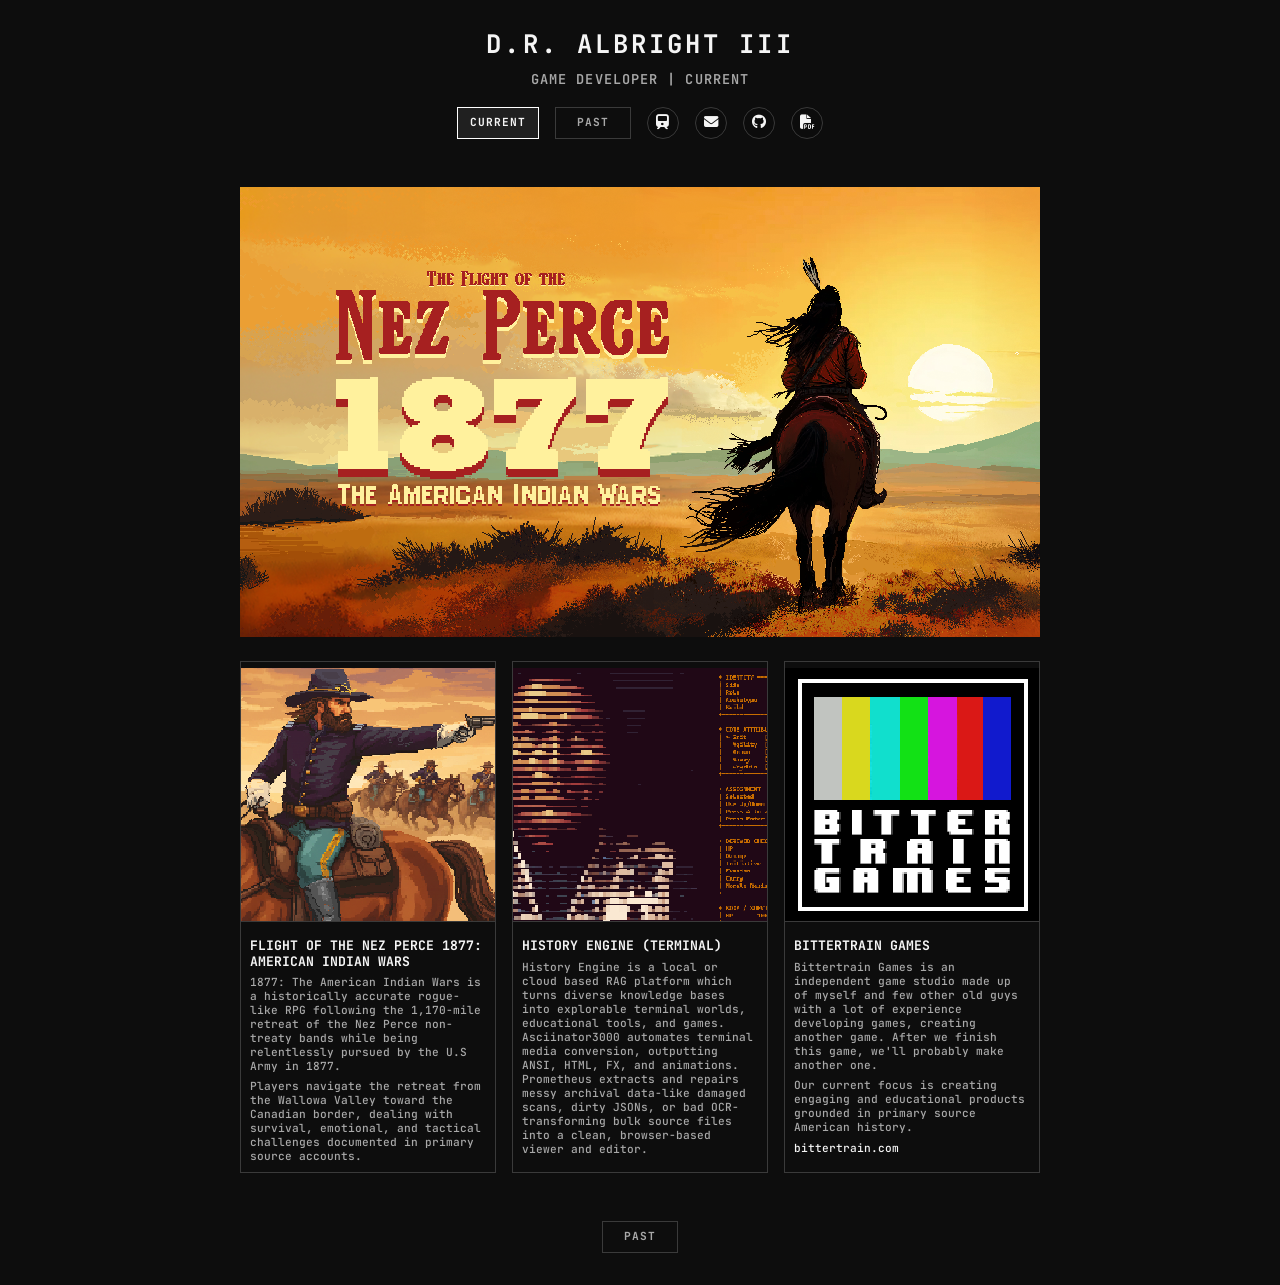
<file: index.html>
<!DOCTYPE html>
<html lang="en">

<head>
    <meta charset="UTF-8">
    <meta name="viewport" content="width=device-width, initial-scale=1.0">
    <title>D.R. Albright | Current</title>

    <meta name="description"
        content="Current work: Flight of the Nez Perce 1877, History Engine, and Bittertrain Games.">
    <meta name="keywords"
        content="D.R. Albright, American Indian Wars RPG, history engine, Bittertrain Games Studio, game development">
    <meta name="author" content="D.R. Albright">

    <meta property="og:title" content="D.R. Albright | Current">
    <meta property="og:description"
        content="Current work: Flight of the Nez Perce 1877, History Engine, and Bittertrain Games.">
    <meta property="og:image" content="images/warrior.png">
    <meta property="og:url" content="https://mostlypeaceful.github.io/dr-albright">
    <meta property="og:type" content="website">

    <meta name="twitter:card" content="summary_large_image">
    <meta name="twitter:title" content="D.R. Albright | Current">
    <meta name="twitter:description"
        content="Current work: Flight of the Nez Perce 1877, History Engine, and Bittertrain Games.">
    <meta name="twitter:image" content="images/warrior.png">

    <link rel="stylesheet" href="styles.css?v=20260604">
    <link rel="stylesheet" href="https://cdnjs.cloudflare.com/ajax/libs/font-awesome/6.5.1/css/all.min.css"
        crossorigin="anonymous" referrerpolicy="no-referrer">
</head>

<body>
    <main class="portfolio">
        <div class="portfolio__header">
            <h3 class="portfolio__header-name">D.R. ALBRIGHT III</h3>
            <p class="portfolio__header-title">GAME DEVELOPER | CURRENT</p>
            <div class="portfolio__header-links">
                <a href="index.html" class="portfolio__header-text-link is-active" aria-current="page">current</a>
                <a href="past.html" class="portfolio__header-text-link">past</a>
                <a href="https://www.bittertrain.com/" target="_blank" class="portfolio__header-link"
                    aria-label="Bittertrain Games">
                    <i class="fas fa-train"></i>
                </a>
                <a href="mailto:dralbright3@gmail.com" class="portfolio__header-link" aria-label="Email">
                    <i class="fas fa-envelope"></i>
                </a>
                <a href="https://github.com/MostlyPeaceful" target="_blank" class="portfolio__header-link"
                    aria-label="GitHub">
                    <i class="fab fa-github"></i>
                </a>
                <a href="docs/DR Albright 2026.pdf" target="_blank" class="portfolio__header-link" aria-label="CV">
                    <i class="fas fa-file-pdf"></i>
                </a>
            </div>
        </div>

        <section class="current-project" aria-labelledby="current-title">
            <h1 id="current-title" class="sr-only">Current</h1>
            <div class="current-hero">
                <img src="images/warrior.png" alt="American Indian Wars RPG hero art">
            </div>
            <div class="current-project__grid">
                <article class="current-card">
                    <a class="current-card__media" href="https://www.bittertrain.com/" target="_blank"
                        aria-label="Open 1877: The American Indian Wars">
                        <img src="images/aiw-thumb.png" alt="Flight of the Nez Perce 1877 thumbnail">
                    </a>
                    <div class="current-card__body">
                        <h2>Flight of the Nez Perce 1877: American Indian Wars</h2>
                        <p>1877: The American Indian Wars is a historically accurate rogue-like RPG following the
                            1,170-mile retreat of the Nez Perce non-treaty bands while being relentlessly pursued by the
                            U.S Army in 1877.</p>
                        <p>Players navigate the retreat from the Wallowa Valley toward the Canadian border, dealing with
                            survival, emotional, and tactical challenges documented in primary source accounts.</p>
                    </div>
                </article>

                <article class="current-card">
                    <a class="current-card__media" href="https://www.bittertrain.com/blog.html#the-history-engine"
                        target="_blank" aria-label="Open History Engine update">
                        <img src="images/history-engine-thumb.png" alt="History Engine thumbnail">
                    </a>
                    <div class="current-card__body">
                        <h2>History Engine (terminal)</h2>
                        <p>History Engine is a local or cloud based RAG platform which turns diverse knowledge bases into
                            explorable terminal worlds, educational tools, and games. Asciinator3000 automates terminal
                            media conversion, outputting ANSI, HTML, FX, and animations. Prometheus extracts and repairs
                            messy archival data-like damaged scans, dirty JSONs, or bad OCR-transforming bulk source
                            files into a clean, browser-based viewer and editor.</p>
                    </div>
                </article>

                <article class="current-card">
                    <a class="current-card__media" href="https://www.bittertrain.com/" target="_blank"
                        aria-label="Open Bittertrain Games">
                        <img src="images/bittertrain-thumb.png" alt="Bittertrain Games thumbnail">
                    </a>
                    <div class="current-card__body">
                        <h2>Bittertrain Games</h2>
                        <p>Bittertrain Games is an independent game studio made up of myself and few other old guys with a lot of experience developing games, creating another game. After we finish this game, we'll probably make another one.</p>
                        <p>Our current focus is creating engaging and educational products grounded in primary source
                            American history.</p>
                        <a href="https://www.bittertrain.com/" target="_blank">bittertrain.com</a>
                    </div>
                </article>
            </div>
        </section>
        <nav class="portfolio__bottom-nav" aria-label="Footer navigation">
            <a href="past.html" class="portfolio__header-text-link">past</a>
        </nav>
    </main>
</body>

</html>
</file>
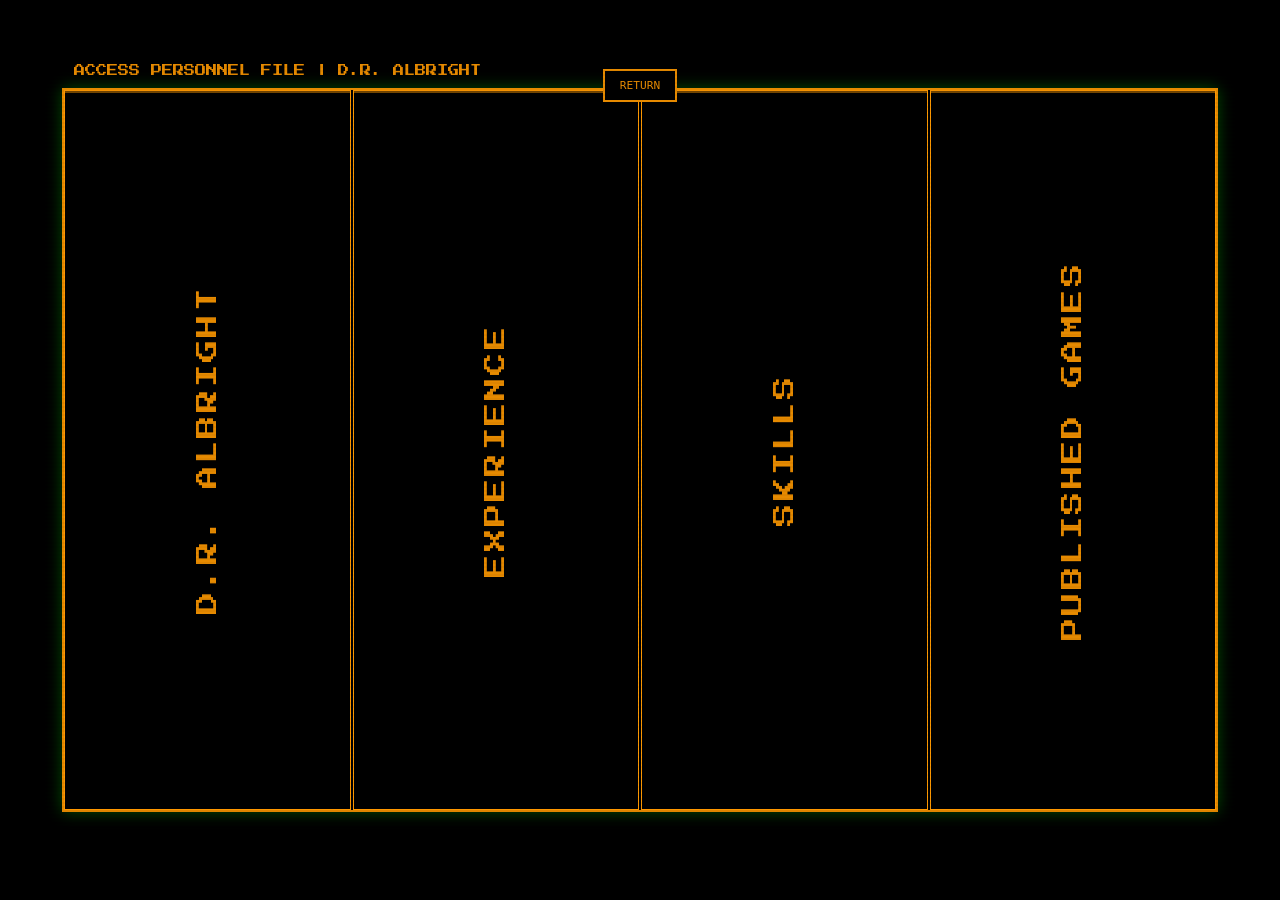
<file: public/index.html>
<!DOCTYPE html>
<html>
<head>
    <title>about d.r. albright</title>
    <link href="https://fonts.googleapis.com/css2?family=Inter:wght@300;400;600&display=swap" rel="stylesheet">
    <link href="https://fonts.googleapis.com/css2?family=Press+Start+2P&display=swap" rel="stylesheet">
    <link rel="stylesheet" href="https://cdnjs.cloudflare.com/ajax/libs/font-awesome/6.5.1/css/all.min.css">
    <style>
        :root {
            --bg-color: #000000;
            --primary-color: #e68a00;     /* Changed to green terminal color */
            --secondary-color: #ff9800;   /* Darker green for secondary elements */
            --dim-color: #ff9800;         /* Very dark green for subtle elements */
            --text-color: #ff9800;        /* Green text */
        }

        body {
            margin: 0;
            padding: 0;
            background: var(--bg-color);
            display: flex;
            justify-content: center;
            align-items: center;
            min-height: 100vh;
            width: 100vw;
            font-family: 'VT323', monospace;
            position: relative;
        }

        /* Add subtle CRT scan lines effect */
        body::before {
            content: "";
            position: fixed;
            top: 0;
            left: 0;
            width: 100%;
            height: 100%;
            background: linear-gradient(
                rgba(18, 16, 16, 0) 50%, 
                rgba(0, 0, 0, 0.25) 50%
            );
            background-size: 100% 4px;
            z-index: 2;
            pointer-events: none;
            opacity: 0.15;
        }

        .container {
            width: 90vw;
            height: 80vh;
            display: flex;
            gap: 2px;
            background: var(--bg-color);
            border: 2px solid var(--primary-color);
            box-shadow: 0 0 15px rgba(0, 255, 0, 0.3);
            position: relative;
            z-index: 1;
        }

        .container::before {
            content: "ACCESS PERSONNEL FILE | D.R. ALBRIGHT";
            position: absolute;
            top: -25px;
            left: 10px;
            color: var(--primary-color);
            font-family: 'Press Start 2P', cursive;
            font-size: 0.7rem;
        }

        /* Add terminal status indicator */
        .container::after {
            position: absolute;
            top: -25px;
            right: 10px;
            color: var(--primary-color);
            font-family: 'VT323', monospace;
            font-size: 0.7rem;
            animation: terminal-blink 4s infinite;
        }

        @keyframes terminal-blink {
            0%, 97%, 100% { opacity: 1; }
            98%, 99% { opacity: 0.8; }
        }

 

        .terminal-header {
            position: absolute;
            top: -10px;
            left: 0;
            width: 100%;
            height: 10px;
            display: flex;
            justify-content: center;
            align-items: center;
            z-index: 5;
        }

        .terminal-line {
            width: 80%;
            height: 1px;
            background-color: var(--primary-color);
        }

        .terminal-prompt {
            font-family: 'Press Start 2P', cursive;
            font-size: 0.5rem;
            color: var(--primary-color);
            opacity: 0.8;
            animation: type-text 1.5s steps(40, end);
        }

        @keyframes type-text {
            from { width: 0 }
            to { width: 100% }
        }

        .section {
            flex: 1;
            transition: flex 0.6s cubic-bezier(0.22, 1, 0.36, 1), border 0.3s ease;
            position: relative;
            border: 1px solid var(--dim-color);
            display: flex;
            align-items: center;
            justify-content: center;
            overflow: hidden;
            cursor: pointer;
            background: var(--bg-color);
            max-width: 800px;
        }

        .section:nth-child(1) { background: var(--bg-color); }
        .section:nth-child(2) { background: var(--bg-color); }
        .section:nth-child(3) { background: var(--bg-color); }
        .section:nth-child(4) { background: var(--bg-color); }
        .section:nth-child(5) { background: var(--bg-color); }

        /* Add hover effects */
        .section:hover {
            flex: 6;
            border-color: var(--primary-color);
            box-shadow: 0 0 10px var(--primary-color);
        }

        /* Add top bar to each section like in the main page cabinets */
        .section::before {
            content: "";
            position: absolute;
            top: 0;
            left: 0;
            width: 100%;
            height: 2px;
            background-color: var(--primary-color);
            opacity: 0.5;
        }

        .section:hover::before {
            opacity: 1;
        }

        .section-title {
            position: absolute;
            writing-mode: vertical-rl;
            text-orientation: mixed;
            transform: rotate(180deg);
            font-size: clamp( 2vh, 2.5vh, 3vh);
            color: var(--primary-color);
            font-family: 'Press Start 2P', cursive;
            font-weight: 300;
            letter-spacing: 0.1em;
            text-transform: uppercase;
        }

        .content {
            position: absolute;
            width: 90%;
            height: 90%;
            display: flex;
            flex-direction: column;
            justify-content: flex-start;
            align-items: flex-start;
            padding: 5%;
            overflow-y: auto;
            color: var(--text-color);
            opacity: 0;
            transition: opacity 0.4s ease;
            font-family: 'VT323', monospace;
            gap: 1vh;
            visibility: hidden;
            overflow-x: hidden;
            scrollbar-width: thin;
            scrollbar-color: var(--primary-color) rgba(255, 152, 0, 0.1);
        }

        /* Style the scrollbar */
        .content::-webkit-scrollbar {
            width: 5px;
        }

        .content::-webkit-scrollbar-track {
            background: rgba(255, 152, 0, 0.1);
            border-left: 1px solid rgba(255, 152, 0, 0.2);
        }

        .content::-webkit-scrollbar-thumb {
            background: var(--primary-color);
            border-radius: 0;
            border-right: 1px solid rgba(0, 0, 0, 0.8);
            box-shadow: inset 0 0 3px rgba(0, 0, 0, 0.8);
        }

        /* Hide horizontal scrollbar */
        .content {
            overflow-x: hidden;
            scrollbar-width: thin; /* Firefox */
            scrollbar-color: var(--primary-color) rgba(255, 152, 0, 0.1); /* Firefox */
        }

        /* For all elements - hide horizontal scrollbar */
        * {
            scrollbar-width: thin;
            -ms-overflow-style: none; /* IE and Edge */
        }

        /* Hide horizontal scrollbar for Chrome, Safari and Opera */
        *::-webkit-scrollbar-horizontal {
            display: none;
        }

        /* Terminal-style blinking cursor for scrollbar */
        .content::-webkit-scrollbar-thumb:active {
            background: #ffffff;
            transition: background 0.1s;
        }

        /* Terminal-style scrollbar button styling */
        .content::-webkit-scrollbar-button {
            height: 4px;
            background-color: var(--primary-color);
            border: 1px solid rgba(0, 0, 0, 0.8);
        }

        /* Auto-scaling typography based on container height */
        .content h2 {
            font-size: 1.25rem;
            color: var(--secondary-color);
            font-family: 'VT323', monospace;
            font-weight: bold;
        }

        .content h3 {
            font-size: 1rem;
            color: var(--secondary-color);
            font-family: 'VT323', monospace;
            font-weight: bold;
        }

        .content p, .content li {
            font-size: 0.75rem;
            width: 100%;
            color: var(--text-color);
        }

        /* Ensure lists fit */
        .content ul {
            width: 100%;
            padding-left: 1.2rem;
            margin: 0;
        }

        .content li {
            font-size: 0.7rem;
            line-height: 1.4;
            list-style-type: none;
        }

        .section:hover .content {
            opacity: 1;
            animation: fade-in 0.4s ease;
            visibility: visible; /* Show content on hover */
        }

        .section:hover .section-title {
            opacity: 0;
        }

        @keyframes fade-in {
            from { opacity: 0; transform: translateY(5px); }
            to { opacity: 1; transform: translateY(0); }
        }

        /* Media queries for different screen sizes */
        @media (max-height: 600px) {
            .content h2 { font-size: 0.8rem; }
            .content h3 { font-size: 0.7rem; }
            .content p, .content li { font-size: 0.65rem; }
        }

        @media (max-width: 768px) {
            .section:hover {
                flex: 12;
            }
            
            .content h2 { font-size: 0.7rem; }
            .content h3 { font-size: 0.6rem; }
            .content p, .content li { 
                font-size: 0.6rem;
                line-height: 1.3;
            }
            
            .container {
                width: 95vw;
            }
            
            .content {
                width: 95%;
                padding: 2.5%;
            }
            
            .content ul {
                padding-left: 0.8rem;
            }
        }
        
        /* Additional mobile optimizations */
        @media (max-width: 480px) {
            .container {
                width: 98vw;
                height: 85vh;
            }
            
            .section-title {
                font-size: clamp(1.5vh, 2vh, 2.5vh);
            }
            
            .content {
                width: 98%;
                padding: 1%;
            }
            
            .content ul {
                padding-left: 0.5rem;
            }
            
            .game-title-line {
                flex-direction: column;
                align-items: flex-start;
            }
            
            .game-platform {
                margin-left: 12px;
                display: block;
            }
            
            .content li {
                word-break: break-word;
            }
            
            .terminal-prompt {
                font-size: 0.4rem;
            }

            .portrait-frame {
                height: 300px;
            }
        }

        /* Ensure text doesn't overflow containers */
        .content p, .content li, .content h2, .content h3, .game-title-line, .game-platform, .game-role {
            max-width: 100%;
            word-wrap: break-word;
            overflow-wrap: break-word;
        }

        .main-title {
            font-size: 2.5vh;
            margin: 0;
            color: var(--secondary-color);
        }

        .studio-title {
            font-size: 2vh;
            color: var(--primary-color);
            margin: 1rem 0 0.5rem 0;
        }

        .role-title {
            font-size: 1.8vh;
            color: var(--dim-color);
            margin: 0 0 0.5rem 0;
        }

        .project-list {
            display: flex;
            flex-direction: column;
            gap: 1rem;
        }

        .project-item {
            font-size: 1.8vh;
            color: var(--text-color);
            line-height: 1.3;
        }

        /* Let the project container fill available space */
        .project-container {
            height: 100%;
            width: 100%;
            display: flex;
            flex-direction: column;
        }

        /* Add styling for social links */
        .social-links {
            padding-top: 1vh;
            display: flex;
            flex-direction: column;
            gap: 1vh;
        }

        .social-links p {
            color: var(--secondary-color);
            font-family: 'VT323', monospace;
            font-size: 0.7rem;
            margin-bottom: 1vh;
        }

        .social-links-container {
            display: flex;
            flex-wrap: wrap;
            justify-content: space-between;
            gap: 10px;
            width: 100%;
        }

        .social-links a {
            color: var(--primary-color);
            text-decoration: none;
            padding: 3px 6px;
            border: 2px solid var(--primary-color);
            font-family: 'VT323', monospace;
            font-size: 0.75rem;
            transition: all 0.2s ease;
            background-color: var(--bg-color);
            text-align: center;
            flex: 1;
            min-width: 100px;
            display: flex;
            justify-content: center;
            align-items: center;
        }

        .social-links a:hover {
            background-color: var(--primary-color);
            color: var(--bg-color);
            box-shadow: 0 0 10px var(--primary-color);
            transform: translateY(-2px);
        }

        @media (max-width: 768px) {
            .social-links-container {
                flex-direction: column;
            }
            
            .social-links a {
                width: 100%;
            }
        }

        /* Back button */
        .back-btn {
            position: relative;
            padding: 8px 15px;
            background-color: var(--bg-color);
            color: var(--primary-color);
            border: 2px solid var(--primary-color);
            font-family: 'VT323', monospace;
            font-size: 0.7rem;
            cursor: pointer;
            transition: all 0.2s ease;
            text-decoration: none;
            z-index: 10;
        }

        .back-btn:hover {
            background-color: var(--primary-color);
            color: var(--bg-color);
            box-shadow: 0 0 10px var(--primary-color);
        }

        /* Add styles for game list */
        .game-list {
            list-style-type: none;
            padding-left: 0;
            margin-top: 10px;
            font-family: 'VT323', monospace;
            width: 100%;
            display: flex;
            flex-direction: column;
            gap: 4px;
        }

        .game-list li {
            margin-bottom: 0;
            position: relative;
            padding: 8px;
            white-space: normal;
            overflow: visible;
            text-overflow: clip;
            transition: all 0.2s ease;
            border-radius: 2px;
            cursor: pointer;
            border: 1px solid transparent;
        }

        .game-list li:hover {
            background-color: var(--primary-color);
            border-color: var(--primary-color);
        }

        .game-list li a {
            color: var(--text-color);
            text-decoration: none;
            transition: all 0.2s ease;
            font-family: 'VT323', monospace;
            position: relative;
            padding-left: 0;
            line-height: 1.6;
            pointer-events: none;
        }

        .game-list li:hover a, 
        .game-list li:hover .game-platform, 
        .game-list li:hover .game-role {
            color: var(--bg-color);
        }

        .game-list li a::before {
            content: "$ ";
            opacity: 0.7;
        }

        /* Add styles for box art display */
        .games-container {
            display: flex;
            gap: 20px;
            width: 100%;
            position: relative;
        }

        .games-list-container {
            flex: 1;
            max-width: 70%;
        }

        .game-box-display {
            width: auto;
            height: 320px;
            position: sticky;
            top: 20px;
            border: 1px solid var(--primary-color);
            overflow: hidden;
            display: flex;
            justify-content: center;
            align-items: center;
            background: var(--bg-color);
            opacity: 0;
            transition: opacity 0.3s ease;
            z-index: 1;
        }

        .game-box-display::before {
            content: "";
            position: absolute;
            top: 0;
            left: 0;
            width: 100%;
            height: 100%;
     
            background: linear-gradient(
                transparent 0%,
                rgba(178, 107, 1, 0.25) 50%,
                transparent 100%
            );
            background-size: 100% 4px;
            animation: scanlines 8s linear infinite;
            pointer-events: none;
            z-index: 2;
        }

        .game-box-display::after {
            content: "";
            position: absolute;
            top: 0;
            left: 0;
            width: 100%;
            height: 100%;
            background: var(--primary-color);
            opacity: 0;
            z-index: 1;
            pointer-events: none;
        }

        .game-box-display.switching::after {
            animation: glitch-switch 0.3s steps(2) forwards;
        }

        @keyframes scanlines {
            0% { background-position: 0 0; }
            100% { background-position: 0 100%; }
        }

        @keyframes glitch-switch {
            0% { opacity: 0; }
            10% { opacity: 0.1; }
            20% { opacity: 0; }
            30% { opacity: 0.3; }
            40% { opacity: 0; }
            50% { opacity: 0.2; }
            60% { opacity: 0; }
            70% { opacity: 0.4; }
            80% { opacity: 0; }
            90% { opacity: 0.3; }
            100% { opacity: 0; }
        }

        .game-box-display img {
            max-width: 100%;
            max-height: 100%;
            opacity: 0.7;
            object-fit: contain;
            filter: sepia(100%) hue-rotate(5deg) saturate(400%) brightness(80%) contrast(110%);
            position: relative;
            z-index: 0;
            transition: transform 0.3s ease;
            image-rendering: pixelated; /* For Chrome/Edge */
            image-rendering: -moz-crisp-edges; /* For Firefox */
            image-rendering: crisp-edges; /* Future standard */
            transform: scale(0.9999); /* Force pixelation in some browsers */
            transition: transform 0.3s ease;
        }

        .game-box-display.switching img {
            animation: image-glitch 0.3s steps(2);
        }

        @keyframes image-glitch {
            0% { transform: translateX(0); }
            25% { transform: translateX(-5px); }
            50% { transform: translateX(5px); }
            75% { transform: translateX(-2px); }
            100% { transform: translateX(0); }
        }

        @media (max-width: 768px) {
            .games-container {
                flex-direction: column;
            }
            
            .games-list-container {
                max-width: 100%;
            }
            
            .game-box-display {
                display: none;
            }
        }

        /* Add styles for skills grid */
        .skills-grid {
            display: grid;
            grid-template-columns: repeat(auto-fill, minmax(80px, 1fr));
            gap: 1rem;
            width: 100%;
            margin-top: 1rem;
        }

        .skill-item {
            display: flex;
            flex-direction: column;
            align-items: center;
            text-align: center;
            padding: 0.25rem;
            transition: all 0.2s ease;
        }

        .skill-icon {
            font-size: 20px;
            color: var(--primary-color);
            margin-bottom: 0.25rem;
            transition: all 0.2s ease;
        }

        .skill-icon img {
            width: 20px;
            height: 20px;
            filter: brightness(0) saturate(100%) invert(65%) sepia(21%) saturate(7076%) hue-rotate(360deg) brightness(102%) contrast(106%);
            transition: all 0.2s ease;
        }

        .skill-item:hover .skill-icon img {
            transform: translateY(-2px);
            filter: brightness(0) saturate(100%) invert(65%) sepia(21%) saturate(7076%) hue-rotate(360deg) brightness(102%) contrast(106%) drop-shadow(0 0 5px var(--primary-color));
        }

        .skill-name {
            font-size: 0.6rem;
            color: var(--text-color);
        }

        @media (max-width: 768px) {
            .skills-grid {
                grid-template-columns: repeat(auto-fill, minmax(60px, 1fr));
                gap: 0.75rem;
            }
        }

        @media (max-width: 480px) {
            .skills-grid {
                grid-template-columns: repeat(auto-fill, minmax(50px, 1fr));
                gap: 0.5rem;
            }
            
            .skill-item {
                padding: 0.15rem;
            }

            .skill-icon img {
                width: 16px;
                height: 16px;
            }

            .skill-name {
                font-size: 0.5rem;
            }
        }

        .profile-container {
            display: flex;
            justify-content: space-between;
            align-items: flex-start;
            gap: 2rem;
            width: 100%;
        }

        .profile-info {
            flex: 1;
            max-width: 65%;
        }

        .profile-portrait {
            flex: 0 0 auto;
            width: 30%;
            min-width: 200px;
        }

        .portrait-frame {
            width: 100%;
            height: 400px;

            overflow: hidden;
        }

        .portrait-iframe {
            width: 100%;
            height: 100%;
            border: none;
        }

        @media (max-width: 768px) {
            .profile-container {
                flex-direction: column;
            }
            
            .profile-info {
                max-width: 100%;
            }
            
            .profile-portrait {
                width: 100%;
                margin-top: 1rem;
            }
        }
    </style>
</head>
<body>

    <div class="container">
        <div class="terminal-header">
            <a href="index.html" class="back-btn">RETURN</a>
        </div>
        <div class="section">
            <span class="section-title">D.R. Albright</span>
            <div class="content">
                <div class="terminal-prompt">ACCESSING PROFILE DATA</div>
                <div class="profile-container">
                    <div class="profile-info">
                        <h2>D.R. Albright</h2>
                        <h3>Video Game Developer | Software Generalist </h3>
                        <p>> Proven track record of 25 years in game development, contributing to 20+ AAA titles and flagship franchises like <strong>Need for Speed</strong>, <strong>Medal of Honor</strong>, <strong>SOCOM</strong> at <strong>EA, THQ, Zipper Interactive, and Snowblind Studios.</strong> Founded <strong>Signal Studios</strong>, leading to the creation and release of 8 original games, including the award-nominated and multi-million selling <strong>Toy Soldiers</strong>. <strong>Signal Studios</strong> was recognized as one of the top 30 game development studios worldwide in 2011...</p>
                        <h2>Status</h2>
                        <p>> Signal closed its doors due to a combination of my own mistakes and a few external factors. About the same time Signal ended, A.I. pivoted from being stupid to useful. So what now?</p>
                        <p>> Exploring employment opportunities, game development projects, web-based projects, A.I. integration and development. Still hoping for a Toy Soldiers sequel. <p>In the meantime, I'll just keep adding to the <a href="index.html" style="color: var(--primary-color); text-decoration: none;"><strong>SLOPCADE</strong></a>.</p>
                    </div>

                    <div class="profile-portrait">
                        <div class="portrait-frame">
                            <iframe 
                                src="ascii/portrait.html" 
                                class="portrait-iframe"
                                scrolling="no"
                                frameborder="0">
                            </iframe>
                        </div>
                    </div>
                </div>
                <div class="social-links">
                    <p> Please feel free to reach out with any questions, commments, or opportunities:</p>
                    <div class="social-links-container">
                        <a href="https://twitter.com/ToySoldiersGame" target="_blank">TOY SOLDIERS X</a>
                        <a href="https://twitter.com/dr_albright_3" target="_blank">PERSONAL X</a>
                        <a href="https://github.com/mostlypeaceful" target="_blank">GITHUB</a>
                        <a href="docs/DouglasRAlbright.md" download="DouglasRAlbright_Resume.md">DOWNLOAD RESUME</a>
                    </div>
                </div>
            </div>
        </div>

        <div class="section">
            <span class="section-title">Experience</span>
            <div class="content">
                <div class="terminal-prompt">ACCESSING PROFESSIONAL EXPERIENCE DATA</div>
                <h2>Signal Studios (2007-2023)</h2>
                <h3>Founder | President | Creative Director | Developer</h3>
                <ul>
                    <li>> Founded and led Signal Studios. Shipped 8 original titles including the hit franchise Toy Soldiers resulting in over 3 million units sold, 2 DICE Strategy GOTY nominations, and more than 15 million downloads across XBL, PSN, Nintendo, and Steam</li>
                    <li>> Built Signal into a 55-person multi-project studio with $40 million in revenue</li>
                    <li>> Secured project funding and managed partnerships with industry leaders and Fortune 500 companies including Microsoft, Ubisoft, Gungho of America, IGT, Tilting Point Media, and Facebook</li>
                    <li>> Directed all aspects of technical, design, and visual development using our proprietary engine (Sig Engine) and industry-standard engines (Unity, Unreal Engine)</li>
                </ul>

                <h3>Lead and Senior Roles (1999-2007)</h3>
                <h3>EA  | Zipper | Snowblind | THQ | Amaze | Newlands and Co.</h3>
                <ul>
                    <li>> Managed creative pipelines across multiple studios</li>
                    <li>> Developed 3D environments and assets for large AAA franchises such as Need for Speed, Medal of Honor, and SOCOM</li>
                    <li>> Led the development of art tools and techniques for Snowblind Engine on Xbox 360, PS3, and PC</li>
                    <li>> Built art and design team from ground up at THQ Seattle</li>
                </ul>
            </div>
        </div>

        <div class="section">
            <span class="section-title">Skills</span>
            <div class="content">
                <div class="terminal-prompt">ACCESSING SKILLS DATA</div>
                <h2>Professional & Technical Expertise</h2>
                
                <h3>Development & Tools</h3>
                <div class="skills-grid">
                    <div class="skill-item">
                        <i class="skill-icon fab fa-unity"></i>
                        <span class="skill-name">Unity</span>
                    </div>
                    <div class="skill-item">
                        <div class="skill-icon">
                            <img src="images/unreal.webp" alt="Unreal Engine">
                        </div>
                        <span class="skill-name">Unreal</span>
                    </div>
                    <div class="skill-item">
                        <i class="skill-icon fab fa-js"></i>
                        <span class="skill-name">JavaScript</span>
                    </div>
                    <div class="skill-item">
                        <i class="skill-icon fab fa-react"></i>
                        <span class="skill-name">React</span>
                    </div>
                    <div class="skill-item">
                        <i class="skill-icon fab fa-html5"></i>
                        <span class="skill-name">HTML</span>
                    </div>
                    <div class="skill-item">
                        <i class="skill-icon fab fa-css3-alt"></i>
                        <span class="skill-name">CSS</span>
                    </div>
                    <div class="skill-item">
                        <i class="skill-icon fab fa-github"></i>
                        <span class="skill-name">Git</span>
                    </div>
                    <div class="skill-item">
                        <i class="skill-icon fas fa-code"></i>
                        <span class="skill-name">C#</span>
                    </div>
                    <div class="skill-item">
                        <i class="skill-icon fas fa-cube"></i>
                        <span class="skill-name">Maya</span>
                    </div>
                    <div class="skill-item">
                        <i class="skill-icon fas fa-paint-brush"></i>
                        <span class="skill-name">Adobe</span>
                    </div>
                    <div class="skill-item">
                        <i class="skill-icon fas fa-drafting-compass"></i>
                        <span class="skill-name">Autodesk</span>
                    </div>
                    <div class="skill-item">
                        <i class="skill-icon fab fa-xbox"></i>
                        <span class="skill-name">Xbox</span>
                    </div>
                    <div class="skill-item">
                        <i class="skill-icon fab fa-playstation"></i>
                        <span class="skill-name">PlayStation</span>
                    </div>
                    <div class="skill-item">
                        <i class="skill-icon fas fa-gamepad"></i>
                        <span class="skill-name">Nintendo</span>
                    </div>
                    <div class="skill-item">
                        <i class="skill-icon fab fa-steam"></i>
                        <span class="skill-name">Steam</span>
                    </div>
                    <div class="skill-item">
                        <i class="skill-icon fas fa-mobile-alt"></i>
                        <span class="skill-name">Mobile</span>
                    </div>
                    <div class="skill-item">
                        <i class="skill-icon fas fa-cubes"></i>
                        <span class="skill-name">Zbrush</span>
                    </div>
                    <div class="skill-item">
                        <i class="skill-icon fas fa-terminal"></i>
                        <span class="skill-name">Cursor</span>
                    </div>
                    <div class="skill-item">
                        <i class="skill-icon fas fa-robot"></i>
                        <span class="skill-name">Claude</span>
                    </div>
                    <div class="skill-item">
                        <i class="skill-icon fas fa-brain"></i>
                        <span class="skill-name">Gemini</span>
                    </div>
                    <div class="skill-item">
                        <i class="skill-icon fas fa-microchip"></i>
                        <span class="skill-name">Ollama</span>
                    </div>
                </div>

                <h3>Leadership & Management</h3>
                <ul>
                    <li>> Game Production and Pipelines</li>
                    <li>> Creative and Design Direction</li>
                    <li>> Multi-Platform Release Processes</li>
                    <li>> Software Team Leadership and Communication</li>
                    <li>> Creative Studio and Project Management</li>
                    <li>> Publisher Partnerships</li>
                    <li>> 3D & 2D Development and Direction</li>
                    <li>> AI Development and Integration</li>
                    <li>> Concept to Release</li>
                </ul>
            </div>
        </div>

        <div class="section">
            <span class="section-title">Published Games</span>
            <div class="content">
                <div class="terminal-prompt">ACCESSING PROJECTS DATA</div>
                <h2>Projects by Platform & Role</h2>
                <div class="games-container">
                    <div class="games-list-container">
                        <ul class="game-list">
                            <li onclick="window.open('https://store.playstation.com/en-us/product/UP6345-CUSA24211_00-TOYSOLDIERSHDPS4', '_blank')" data-boxart="toysoldiers.webp">
                                <div class="game-title-line">
                                    <a>Toy Soldiers: HD</a>
                                    <span class="game-platform">[Nintendo Switch | PS4 | X1 | Steam]</span>
                                </div>
                                <span class="game-role">Creator, Developer</span>
                            </li>
                            <li onclick="window.open('https://store.steampowered.com/app/262120/Toy_Soldiers_Complete/', '_blank')" data-boxart="tscomplete.webp">
                                <div class="game-title-line">
                                    <a>Toy Soldiers: Complete</a>
                                    <span class="game-platform">[Steam]</span>
                                </div>
                                <span class="game-role">Owner, Creator, Developer</span>
                            </li>
                            <li onclick="window.open('https://store.steampowered.com/app/98300/Toy_Soldiers/', '_blank')" data-boxart="toysoldiers360.webp">
                                <div class="game-title-line">
                                    <a>Toy Soldiers</a>
                                    <span class="game-platform">[Xbox 360 | Steam]</span>
                                </div>
                                <span class="game-role">Owner, Creator, Developer</span>
                            </li>
                            <li onclick="window.open('https://youtu.be/tIfU0cyX4jg', '_blank')" data-boxart="warchest.webp">
                                <div class="game-title-line">
                                    <a>Toy Soldiers: Warchest</a>
                                    <span class="game-platform">[X1 | PS4 | Steam]</span>
                                </div>
                                <span class="game-role">Executive Producer, Developer</span>
                            </li>
                            <li onclick="window.open('https://store.steampowered.com/app/307880/Savage_Lands/', '_blank')" data-boxart="savagelands.webp">
                                <div class="game-title-line">
                                    <a>Savage Lands</a>
                                    <span class="game-platform">[Steam]</span>
                                </div>
                                <span class="game-role">Executive Producer, Developer</span>
                            </li>
                            <li onclick="window.open('https://store.steampowered.com/app/2113570/Ascend_Reborn/', '_blank')" data-boxart="ascendreborn.webp">
                                <div class="game-title-line">
                                    <a>Ascend: Hand of Kul</a>
                                    <span class="game-platform">[Xbox 360 | Steam]</span>
                                </div>
                                <span class="game-role">Creator, Owner, Developer</span>
                            </li>
                            <li onclick="window.open('https://www.metacritic.com/game/xbox-360/toy-soldiers-cold-war', '_blank')" data-boxart="coldwar.webp">
                                <div class="game-title-line">
                                    <a>Toy Soldiers: Cold War</a>
                                    <span class="game-platform">[Xbox 360]</span>
                                </div>
                                <span class="game-role">Creator, Owner, Developer</span>
                            </li>
                            <li onclick="window.open('https://apps.apple.com/us/app/the-sleeping-prince-gameclub/id642606469', '_blank')" data-boxart="sleepingprince.webp">
                                <div class="game-title-line">
                                    <a>Sleeping Prince</a>
                                    <span class="game-platform">[iOS | Android]</span>
                                </div>
                                <span class="game-role">Executive Producer</span>
                            </li>
                            <li onclick="window.open('https://www.imdb.com/title/tt0823153/', '_blank')" data-boxart="justiceleague.webp">
                                <div class="game-title-line">
                                    <a>Justice League Heroes</a>
                                    <span class="game-platform">[PS2 | PSP | Xbox]</span>
                                </div>
                                <span class="game-role">Lead Environment Artist</span>
                            </li>
                            <li onclick="window.open('https://www.metacritic.com/game/socom-u-s-navy-seals-fireteam-bravo/', '_blank')" data-boxart="socomfireteambravo.webp">
                                <div class="game-title-line">
                                    <a>SOCOM: Fireteam Bravo</a>
                                    <span class="game-platform">[PSP]</span>
                                </div>
                                <span class="game-role">Lead Artist</span>
                            </li>
                            <li onclick="window.open('https://www.gamespot.com/games/red-faction-ii/', '_blank')" data-boxart="redfaction2.webp">
                                <div class="game-title-line">
                                    <a>Red Faction II</a>
                                    <span class="game-platform">[GC | Xbox | PC]</span>
                                </div>
                                <span class="game-role">Lead Artist</span>
                            </li>
                            <li onclick="window.open('https://www.metacritic.com/game/summoner-a-goddess-reborn/', '_blank')" data-boxart="summoner2.webp">
                                <div class="game-title-line">
                                    <a>Summoner II: A Goddess Reborn</a>
                                    <span class="game-platform">[GC]</span>
                                </div>
                                <span class="game-role">Lead Artist</span>
                            </li>
                            <li onclick="window.open('https://www.ea.com/games/need-for-speed/need-for-speed-hot-pursuit-remastered', '_blank')" data-boxart="nfshp2.webp">
                                <div class="game-title-line">
                                    <a>Need for Speed: Hot Pursuit 2</a>
                                    <span class="game-platform">[GC | Xbox | PC | PS2]</span>
                                </div>
                                <span class="game-role">Environment Artist</span>
                            </li>
                            <li onclick="window.open('https://www.ea.com/games/medal-of-honor/medal-of-honor-pacific-assault', '_blank')" data-boxart="moh.webp">
                                <div class="game-title-line">
                                    <a>Medal of Honor: Pacific Assault</a>
                                    <span class="game-platform">[PC]</span>
                                </div>
                                <span class="game-role">CG Artist III</span>
                            </li>
                            <li onclick="window.open('https://www.metacritic.com/game/socom-3-u-s-navy-seals/', '_blank')" data-boxart="socom.webp">
                                <div class="game-title-line">
                                    <a>SOCOM III</a>
                                    <span class="game-platform">[PS2]</span>
                                </div>
                                <span class="game-role">Team Artist</span>
                            </li>
                            <li onclick="window.open('https://en.wikipedia.org/wiki/Azurik:_Rise_of_Perathia', '_blank')" data-boxart="azurik.webp">
                                <div class="game-title-line">
                                    <a>Azurik: Rise of Perathia</a>
                                    <span class="game-platform">[Xbox]</span>
                                </div>
                                <span class="game-role">Environment Artist</span>
                            </li>
                            <li onclick="window.open('https://www.metacritic.com/game/harry-potter-and-the-prisoner-of-azkaban/', '_blank')" data-boxart="hp.webp">
                                <div class="game-title-line">
                                    <a>Harry Potter and the Prisoner of Azkaban</a>
                                    <span class="game-platform">[PS2 | GC | Xbox | PC]</span>
                                </div>
                                <span class="game-role">Prop Artist</span>
                            </li>
                            <li onclick="window.open('https://store.steampowered.com/app/314160/Microsoft_Flight_Simulator_X_Steam_Edition/', '_blank')" data-boxart="flightsim.webp">
                                <div class="game-title-line">
                                    <a>Microsoft Flight Sim X</a>
                                    <span class="game-platform">[PC]</span>
                                </div>
                                <span class="game-role">Contract Artist</span>
                            </li>
                            <li onclick="window.open('https://www.ddo.com/home', '_blank')" data-boxart="dnd.webp">
                                <div class="game-title-line">
                                    <a>Dungeons and Dragons: Stormreach</a>
                                    <span class="game-platform">[PC]</span>
                                </div>
                                <span class="game-role">Contract Artist</span>
                            </li>
                            <li onclick="window.open('https://www.metacritic.com/game/sega-rally-revo/', '_blank')" data-boxart="sega.webp">
                                <div class="game-title-line">
                                    <a>Sega Rally Revo</a>
                                    <span class="game-platform">[PS3 | PSP | Xbox 360 | PC]</span>
                                </div>
                                <span class="game-role">Contract Artist</span>
                            </li>
                            <li onclick="window.open('https://en.wikipedia.org/wiki/Star_Trek:_Legacy', '_blank')" data-boxart="startrek.webp">
                                <div class="game-title-line">
                                    <a>Star Trek Legacy</a>
                                    <span class="game-platform">[Xbox 360 | PC]</span>
                                </div>
                                <span class="game-role">Contract Artist</span>
                            </li>
                        </ul>
                    </div>
                    <div class="game-box-display">
                        <!-- Box art will be displayed here -->
                    </div>
                </div>
            </div>
        </div>

    </div>

    <script>
        document.addEventListener('DOMContentLoaded', function() {
            const container = document.querySelector('.container');
            const sections = document.querySelectorAll('.section');
            const gameItems = document.querySelectorAll('.game-list li');
            const boxDisplay = document.querySelector('.game-box-display');
            
            // Random flicker effect
            setInterval(() => {
                if (Math.random() > 0.98) {
                    container.style.opacity = '0.95';
                    setTimeout(() => {
                        container.style.opacity = '1';
                    }, 50);
                }
            }, 2000);
            
            function switchBoxArt(boxArt) {
                boxDisplay.classList.add('switching');
                setTimeout(() => {
                    boxDisplay.innerHTML = `<img src="images/${boxArt}" alt="Game Box Art">`;
                    boxDisplay.style.opacity = '1';
                    setTimeout(() => {
                        boxDisplay.classList.remove('switching');
                    }, 300);
                }, 150);
            }
            
            // Add terminal-style loading effect when hovering sections
            sections.forEach(section => {
                section.addEventListener('mouseenter', () => {
                    const content = section.querySelector('.content');
                    // Only trigger the opacity animation if it's not already visible
                    if (content.style.opacity !== '1') {
                        content.style.opacity = '0';
                        setTimeout(() => {
                            content.style.opacity = '1';
                            // If this is the Published Games section, show the first game's box art
                            if (section.querySelector('.section-title').textContent === 'Published Games') {
                                const firstGame = section.querySelector('.game-list li');
                                const firstBoxArt = firstGame.getAttribute('data-boxart');
                                if (firstBoxArt && !boxDisplay.querySelector('img')) {
                                    switchBoxArt(firstBoxArt);
                                }
                            }
                        }, 200);
                    }
                });
            });

            // Handle game box art display
            gameItems.forEach(item => {
                item.addEventListener('mouseenter', () => {
                    const boxArt = item.getAttribute('data-boxart');
                    if (boxArt) {
                        switchBoxArt(boxArt);
                    }
                });
            });
        });
    </script>
</body>
</html>
</file>
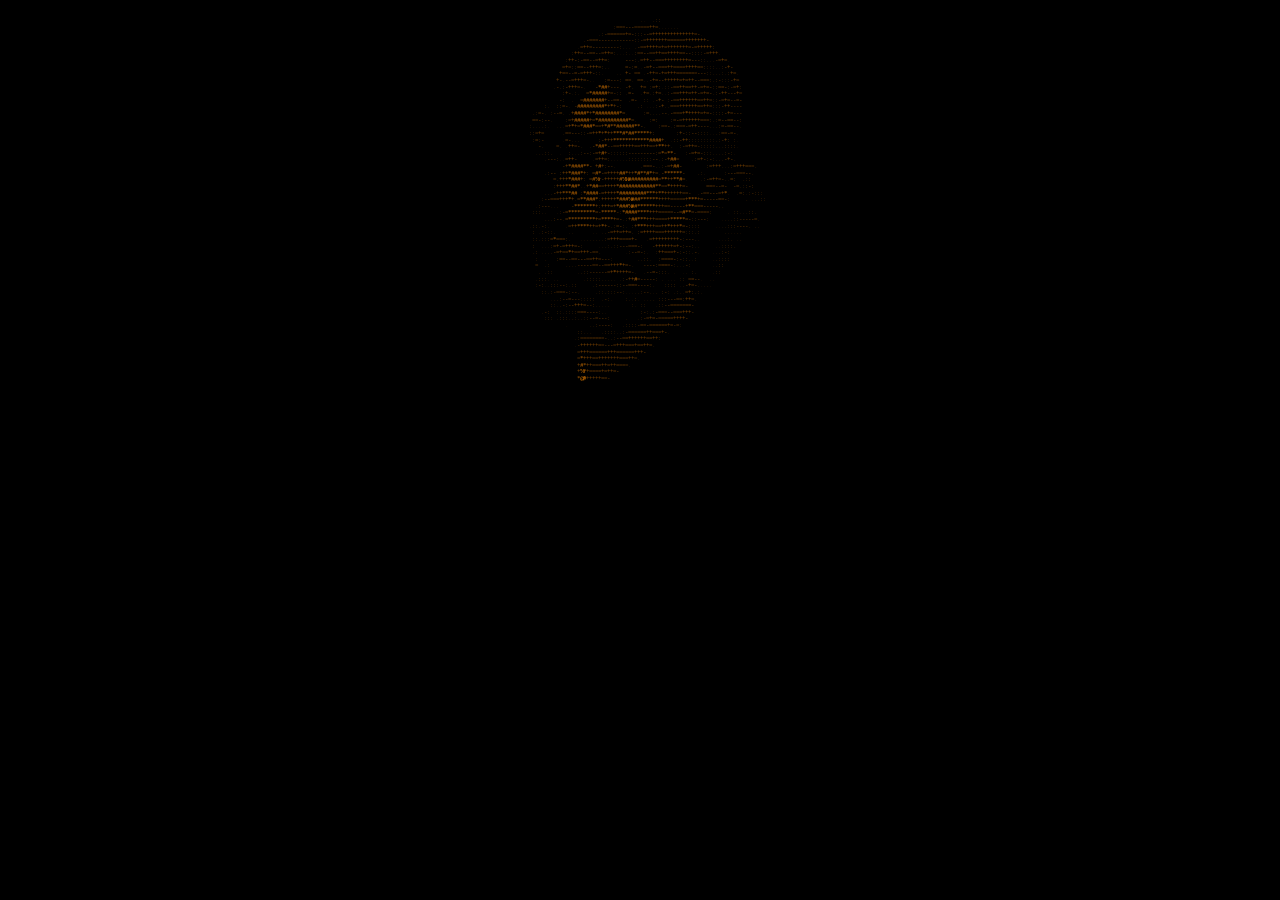
<file: public/ascii/portrait.html>
<!DOCTYPE html>
<html>
<head>
    <meta charset="UTF-8">
    <style>
        body { 
            margin: 0;
            padding-top: 10px;
            background: #000000; 
        }
        .ascii-art-display {
            display: flex;
            justify-content: center;
            align-items: center;
        }
        .ascii-container {
            display: inline-block;
        }
        .ascii-art {
            white-space: pre;
            line-height: 1;
            letter-spacing: -0.05em;
            font-size: 6px;
 
        }


        .ascii-char {
            display: inline-block;
            width: 0.5em;
            text-align: center;
            vertical-align: middle;
            position: relative;
        }
        
    </style>
    <script>
        window.DEFAULT_CHARSET = " .:-=+*#%@";
    </script>
</head>
<body>
    <div class="ascii-art-display">
        <div class="ascii-container">
            <div class="ascii-art" data-charset=" .:-=+*#%@"><div class="ascii-lines"><div class="ascii-line"><span class="ascii-char" style="color: rgb(0, 0, 0);"> </span><span class="ascii-char" style="color: rgb(0, 0, 0);"> </span><span class="ascii-char" style="color: rgb(0, 0, 0);"> </span><span class="ascii-char" style="color: rgb(0, 0, 0);"> </span><span class="ascii-char" style="color: rgb(0, 0, 0);"> </span><span class="ascii-char" style="color: rgb(0, 0, 0);"> </span><span class="ascii-char" style="color: rgb(0, 0, 0);"> </span><span class="ascii-char" style="color: rgb(0, 0, 0);"> </span><span class="ascii-char" style="color: rgb(0, 0, 0);"> </span><span class="ascii-char" style="color: rgb(0, 0, 0);"> </span><span class="ascii-char" style="color: rgb(0, 0, 0);"> </span><span class="ascii-char" style="color: rgb(0, 0, 0);"> </span><span class="ascii-char" style="color: rgb(0, 0, 0);"> </span><span class="ascii-char" style="color: rgb(0, 0, 0);"> </span><span class="ascii-char" style="color: rgb(0, 0, 0);"> </span><span class="ascii-char" style="color: rgb(0, 0, 0);"> </span><span class="ascii-char" style="color: rgb(0, 0, 0);"> </span><span class="ascii-char" style="color: rgb(0, 0, 0);"> </span><span class="ascii-char" style="color: rgb(0, 0, 0);"> </span><span class="ascii-char" style="color: rgb(0, 0, 0);"> </span><span class="ascii-char" style="color: rgb(0, 0, 0);"> </span><span class="ascii-char" style="color: rgb(0, 0, 0);"> </span><span class="ascii-char" style="color: rgb(0, 0, 0);"> </span><span class="ascii-char" style="color: rgb(0, 0, 0);"> </span><span class="ascii-char" style="color: rgb(0, 0, 0);"> </span><span class="ascii-char" style="color: rgb(0, 0, 0);"> </span><span class="ascii-char" style="color: rgb(0, 0, 0);"> </span><span class="ascii-char" style="color: rgb(0, 0, 0);"> </span><span class="ascii-char" style="color: rgb(0, 0, 0);"> </span><span class="ascii-char" style="color: rgb(0, 0, 0);"> </span><span class="ascii-char" style="color: rgb(0, 0, 0);"> </span><span class="ascii-char" style="color: rgb(0, 0, 0);"> </span><span class="ascii-char" style="color: rgb(0, 0, 0);"> </span><span class="ascii-char" style="color: rgb(0, 0, 0);"> </span><span class="ascii-char" style="color: rgb(0, 0, 0);"> </span><span class="ascii-char" style="color: rgb(0, 0, 0);"> </span><span class="ascii-char" style="color: rgb(0, 0, 0);"> </span><span class="ascii-char" style="color: rgb(0, 0, 0);"> </span><span class="ascii-char" style="color: rgb(0, 0, 0);"> </span><span class="ascii-char" style="color: rgb(0, 0, 0);"> </span><span class="ascii-char" style="color: rgb(0, 0, 0);"> </span><span class="ascii-char" style="color: rgb(0, 0, 0);"> </span><span class="ascii-char" style="color: rgb(0, 0, 0);"> </span><span class="ascii-char" style="color: rgb(0, 0, 0);"> </span><span class="ascii-char" style="color: rgb(0, 0, 0);"> </span><span class="ascii-char" style="color: rgb(0, 0, 0);"> </span><span class="ascii-char" style="color: rgb(0, 0, 0);"> </span><span class="ascii-char" style="color: rgb(0, 0, 0);"> </span><span class="ascii-char" style="color: rgb(0, 0, 0);"> </span><span class="ascii-char" style="color: rgb(0, 0, 0);"> </span><span class="ascii-char" style="color: rgb(0, 0, 0);"> </span><span class="ascii-char" style="color: rgb(0, 0, 0);"> </span><span class="ascii-char" style="color: rgb(0, 0, 0);"> </span><span class="ascii-char" style="color: rgb(0, 0, 0);"> </span><span class="ascii-char" style="color: rgb(0, 0, 0);"> </span><span class="ascii-char" style="color: rgb(0, 0, 0);"> </span><span class="ascii-char" style="color: rgb(0, 0, 0);"> </span><span class="ascii-char" style="color: rgb(0, 0, 0);"> </span><span class="ascii-char" style="color: rgb(0, 0, 0);"> </span><span class="ascii-char" style="color: rgb(0, 0, 0);"> </span><span class="ascii-char" style="color: rgb(0, 0, 0);"> </span><span class="ascii-char" style="color: rgb(0, 0, 0);"> </span><span class="ascii-char" style="color: rgb(0, 0, 0);"> </span><span class="ascii-char" style="color: rgb(0, 0, 0);"> </span><span class="ascii-char" style="color: rgb(0, 0, 0);"> </span><span class="ascii-char" style="color: rgb(0, 0, 0);"> </span><span class="ascii-char" style="color: rgb(0, 0, 0);"> </span><span class="ascii-char" style="color: rgb(0, 0, 0);"> </span><span class="ascii-char" style="color: rgb(0, 0, 0);"> </span><span class="ascii-char" style="color: rgb(0, 0, 0);"> </span><span class="ascii-char" style="color: rgb(0, 0, 0);"> </span><span class="ascii-char" style="color: rgb(0, 0, 0);"> </span><span class="ascii-char" style="color: rgb(0, 0, 0);"> </span><span class="ascii-char" style="color: rgb(0, 0, 0);"> </span><span class="ascii-char" style="color: rgb(0, 0, 0);"> </span><span class="ascii-char" style="color: rgb(0, 0, 0);"> </span><span class="ascii-char" style="color: rgb(0, 0, 0);"> </span><span class="ascii-char" style="color: rgb(0, 0, 0);"> </span><span class="ascii-char" style="color: rgb(0, 0, 0);"> </span><span class="ascii-char" style="color: rgb(0, 0, 0);"> </span><span class="ascii-char" style="color: rgb(0, 0, 0);"> </span><span class="ascii-char" style="color: rgb(0, 0, 0);"> </span><span class="ascii-char" style="color: rgb(0, 0, 0);"> </span><span class="ascii-char" style="color: rgb(0, 0, 0);"> </span><span class="ascii-char" style="color: rgb(0, 0, 0);"> </span><span class="ascii-char" style="color: rgb(0, 0, 0);"> </span><span class="ascii-char" style="color: rgb(0, 0, 0);"> </span><span class="ascii-char" style="color: rgb(0, 0, 0);"> </span><span class="ascii-char" style="color: rgb(0, 0, 0);"> </span><span class="ascii-char" style="color: rgb(0, 0, 0);"> </span><span class="ascii-char" style="color: rgb(0, 0, 0);"> </span><span class="ascii-char" style="color: rgb(0, 0, 0);"> </span><span class="ascii-char" style="color: rgb(0, 0, 0);"> </span><span class="ascii-char" style="color: rgb(0, 0, 0);"> </span><span class="ascii-char" style="color: rgb(0, 0, 0);"> </span><span class="ascii-char" style="color: rgb(0, 0, 0);"> </span><span class="ascii-char" style="color: rgb(0, 0, 0);"> </span><span class="ascii-char" style="color: rgb(0, 0, 0);"> </span><span class="ascii-char" style="color: rgb(0, 0, 0);"> </span><span class="ascii-char" style="color: rgb(0, 0, 0);"> </span><span class="ascii-char" style="color: rgb(0, 0, 0);"> </span><span class="ascii-char" style="color: rgb(0, 0, 0);"> </span><span class="ascii-char" style="color: rgb(0, 0, 0);"> </span><span class="ascii-char" style="color: rgb(0, 0, 0);"> </span><span class="ascii-char" style="color: rgb(0, 0, 0);"> </span><span class="ascii-char" style="color: rgb(0, 0, 0);"> </span><span class="ascii-char" style="color: rgb(0, 0, 0);"> </span><span class="ascii-char" style="color: rgb(0, 0, 0);"> </span><span class="ascii-char" style="color: rgb(0, 0, 0);"> </span><span class="ascii-char" style="color: rgb(0, 0, 0);"> </span><span class="ascii-char" style="color: rgb(0, 0, 0);"> </span><span class="ascii-char" style="color: rgb(0, 0, 0);"> </span></div><div class="ascii-line"><span class="ascii-char" style="color: rgb(0, 0, 0);"> </span><span class="ascii-char" style="color: rgb(0, 0, 0);"> </span><span class="ascii-char" style="color: rgb(0, 0, 0);"> </span><span class="ascii-char" style="color: rgb(0, 0, 0);"> </span><span class="ascii-char" style="color: rgb(0, 0, 0);"> </span><span class="ascii-char" style="color: rgb(0, 0, 0);"> </span><span class="ascii-char" style="color: rgb(0, 0, 0);"> </span><span class="ascii-char" style="color: rgb(0, 0, 0);"> </span><span class="ascii-char" style="color: rgb(0, 0, 0);"> </span><span class="ascii-char" style="color: rgb(0, 0, 0);"> </span><span class="ascii-char" style="color: rgb(0, 0, 0);"> </span><span class="ascii-char" style="color: rgb(0, 0, 0);"> </span><span class="ascii-char" style="color: rgb(0, 0, 0);"> </span><span class="ascii-char" style="color: rgb(0, 0, 0);"> </span><span class="ascii-char" style="color: rgb(0, 0, 0);"> </span><span class="ascii-char" style="color: rgb(0, 0, 0);"> </span><span class="ascii-char" style="color: rgb(0, 0, 0);"> </span><span class="ascii-char" style="color: rgb(0, 0, 0);"> </span><span class="ascii-char" style="color: rgb(0, 0, 0);"> </span><span class="ascii-char" style="color: rgb(0, 0, 0);"> </span><span class="ascii-char" style="color: rgb(0, 0, 0);"> </span><span class="ascii-char" style="color: rgb(0, 0, 0);"> </span><span class="ascii-char" style="color: rgb(0, 0, 0);"> </span><span class="ascii-char" style="color: rgb(0, 0, 0);"> </span><span class="ascii-char" style="color: rgb(0, 0, 0);"> </span><span class="ascii-char" style="color: rgb(0, 0, 0);"> </span><span class="ascii-char" style="color: rgb(0, 0, 0);"> </span><span class="ascii-char" style="color: rgb(0, 0, 0);"> </span><span class="ascii-char" style="color: rgb(0, 0, 0);"> </span><span class="ascii-char" style="color: rgb(0, 0, 0);"> </span><span class="ascii-char" style="color: rgb(0, 0, 0);"> </span><span class="ascii-char" style="color: rgb(0, 0, 0);"> </span><span class="ascii-char" style="color: rgb(0, 0, 0);"> </span><span class="ascii-char" style="color: rgb(0, 0, 0);"> </span><span class="ascii-char" style="color: rgb(0, 0, 0);"> </span><span class="ascii-char" style="color: rgb(0, 0, 0);"> </span><span class="ascii-char" style="color: rgb(0, 0, 0);"> </span><span class="ascii-char" style="color: rgb(0, 0, 0);"> </span><span class="ascii-char" style="color: rgb(0, 0, 0);"> </span><span class="ascii-char" style="color: rgb(0, 0, 0);"> </span><span class="ascii-char" style="color: rgb(0, 0, 0);"> </span><span class="ascii-char" style="color: rgb(0, 0, 0);"> </span><span class="ascii-char" style="color: rgb(0, 0, 0);"> </span><span class="ascii-char" style="color: rgb(0, 0, 0);"> </span><span class="ascii-char" style="color: rgb(0, 0, 0);"> </span><span class="ascii-char" style="color: rgb(0, 0, 0);"> </span><span class="ascii-char" style="color: rgb(0, 0, 0);"> </span><span class="ascii-char" style="color: rgb(0, 0, 0);"> </span><span class="ascii-char" style="color: rgb(0, 0, 0);"> </span><span class="ascii-char" style="color: rgb(0, 0, 0);"> </span><span class="ascii-char" style="color: rgb(8, 4, 0);"> </span><span class="ascii-char" style="color: rgb(8, 4, 0);"> </span><span class="ascii-char" style="color: rgb(13, 7, 0);"> </span><span class="ascii-char" style="color: rgb(8, 4, 0);"> </span><span class="ascii-char" style="color: rgb(0, 0, 0);"> </span><span class="ascii-char" style="color: rgb(9, 4, 0);"> </span><span class="ascii-char" style="color: rgb(51, 28, 0);">.</span><span class="ascii-char" style="color: rgb(30, 16, 0);">.</span><span class="ascii-char" style="color: rgb(2, 1, 0);"> </span><span class="ascii-char" style="color: rgb(1, 0, 0);"> </span><span class="ascii-char" style="color: rgb(54, 29, 0);">.</span><span class="ascii-char" style="color: rgb(71, 38, 0);">:</span><span class="ascii-char" style="color: rgb(83, 45, 0);">:</span><span class="ascii-char" style="color: rgb(0, 0, 0);"> </span><span class="ascii-char" style="color: rgb(0, 0, 0);"> </span><span class="ascii-char" style="color: rgb(0, 0, 0);"> </span><span class="ascii-char" style="color: rgb(0, 0, 0);"> </span><span class="ascii-char" style="color: rgb(0, 0, 0);"> </span><span class="ascii-char" style="color: rgb(0, 0, 0);"> </span><span class="ascii-char" style="color: rgb(0, 0, 0);"> </span><span class="ascii-char" style="color: rgb(0, 0, 0);"> </span><span class="ascii-char" style="color: rgb(0, 0, 0);"> </span><span class="ascii-char" style="color: rgb(0, 0, 0);"> </span><span class="ascii-char" style="color: rgb(0, 0, 0);"> </span><span class="ascii-char" style="color: rgb(0, 0, 0);"> </span><span class="ascii-char" style="color: rgb(0, 0, 0);"> </span><span class="ascii-char" style="color: rgb(0, 0, 0);"> </span><span class="ascii-char" style="color: rgb(0, 0, 0);"> </span><span class="ascii-char" style="color: rgb(0, 0, 0);"> </span><span class="ascii-char" style="color: rgb(0, 0, 0);"> </span><span class="ascii-char" style="color: rgb(0, 0, 0);"> </span><span class="ascii-char" style="color: rgb(0, 0, 0);"> </span><span class="ascii-char" style="color: rgb(0, 0, 0);"> </span><span class="ascii-char" style="color: rgb(0, 0, 0);"> </span><span class="ascii-char" style="color: rgb(0, 0, 0);"> </span><span class="ascii-char" style="color: rgb(0, 0, 0);"> </span><span class="ascii-char" style="color: rgb(0, 0, 0);"> </span><span class="ascii-char" style="color: rgb(0, 0, 0);"> </span><span class="ascii-char" style="color: rgb(0, 0, 0);"> </span><span class="ascii-char" style="color: rgb(0, 0, 0);"> </span><span class="ascii-char" style="color: rgb(0, 0, 0);"> </span><span class="ascii-char" style="color: rgb(0, 0, 0);"> </span><span class="ascii-char" style="color: rgb(0, 0, 0);"> </span><span class="ascii-char" style="color: rgb(0, 0, 0);"> </span><span class="ascii-char" style="color: rgb(0, 0, 0);"> </span><span class="ascii-char" style="color: rgb(0, 0, 0);"> </span><span class="ascii-char" style="color: rgb(0, 0, 0);"> </span><span class="ascii-char" style="color: rgb(0, 0, 0);"> </span><span class="ascii-char" style="color: rgb(0, 0, 0);"> </span><span class="ascii-char" style="color: rgb(0, 0, 0);"> </span><span class="ascii-char" style="color: rgb(0, 0, 0);"> </span><span class="ascii-char" style="color: rgb(0, 0, 0);"> </span><span class="ascii-char" style="color: rgb(0, 0, 0);"> </span><span class="ascii-char" style="color: rgb(0, 0, 0);"> </span><span class="ascii-char" style="color: rgb(0, 0, 0);"> </span><span class="ascii-char" style="color: rgb(0, 0, 0);"> </span><span class="ascii-char" style="color: rgb(0, 0, 0);"> </span><span class="ascii-char" style="color: rgb(0, 0, 0);"> </span><span class="ascii-char" style="color: rgb(0, 0, 0);"> </span><span class="ascii-char" style="color: rgb(0, 0, 0);"> </span><span class="ascii-char" style="color: rgb(0, 0, 0);"> </span><span class="ascii-char" style="color: rgb(0, 0, 0);"> </span></div><div class="ascii-line"><span class="ascii-char" style="color: rgb(0, 0, 0);"> </span><span class="ascii-char" style="color: rgb(0, 0, 0);"> </span><span class="ascii-char" style="color: rgb(0, 0, 0);"> </span><span class="ascii-char" style="color: rgb(0, 0, 0);"> </span><span class="ascii-char" style="color: rgb(0, 0, 0);"> </span><span class="ascii-char" style="color: rgb(0, 0, 0);"> </span><span class="ascii-char" style="color: rgb(0, 0, 0);"> </span><span class="ascii-char" style="color: rgb(0, 0, 0);"> </span><span class="ascii-char" style="color: rgb(0, 0, 0);"> </span><span class="ascii-char" style="color: rgb(0, 0, 0);"> </span><span class="ascii-char" style="color: rgb(0, 0, 0);"> </span><span class="ascii-char" style="color: rgb(0, 0, 0);"> </span><span class="ascii-char" style="color: rgb(0, 0, 0);"> </span><span class="ascii-char" style="color: rgb(0, 0, 0);"> </span><span class="ascii-char" style="color: rgb(0, 0, 0);"> </span><span class="ascii-char" style="color: rgb(0, 0, 0);"> </span><span class="ascii-char" style="color: rgb(0, 0, 0);"> </span><span class="ascii-char" style="color: rgb(0, 0, 0);"> </span><span class="ascii-char" style="color: rgb(0, 0, 0);"> </span><span class="ascii-char" style="color: rgb(0, 0, 0);"> </span><span class="ascii-char" style="color: rgb(0, 0, 0);"> </span><span class="ascii-char" style="color: rgb(0, 0, 0);"> </span><span class="ascii-char" style="color: rgb(0, 0, 0);"> </span><span class="ascii-char" style="color: rgb(0, 0, 0);"> </span><span class="ascii-char" style="color: rgb(0, 0, 0);"> </span><span class="ascii-char" style="color: rgb(0, 0, 0);"> </span><span class="ascii-char" style="color: rgb(0, 0, 0);"> </span><span class="ascii-char" style="color: rgb(0, 0, 0);"> </span><span class="ascii-char" style="color: rgb(0, 0, 0);"> </span><span class="ascii-char" style="color: rgb(0, 0, 0);"> </span><span class="ascii-char" style="color: rgb(0, 0, 0);"> </span><span class="ascii-char" style="color: rgb(0, 0, 0);"> </span><span class="ascii-char" style="color: rgb(0, 0, 0);"> </span><span class="ascii-char" style="color: rgb(0, 0, 0);"> </span><span class="ascii-char" style="color: rgb(0, 0, 0);"> </span><span class="ascii-char" style="color: rgb(0, 0, 0);"> </span><span class="ascii-char" style="color: rgb(0, 0, 0);"> </span><span class="ascii-char" style="color: rgb(0, 0, 0);"> </span><span class="ascii-char" style="color: rgb(0, 0, 0);"> </span><span class="ascii-char" style="color: rgb(0, 0, 0);"> </span><span class="ascii-char" style="color: rgb(0, 0, 0);"> </span><span class="ascii-char" style="color: rgb(0, 0, 0);"> </span><span class="ascii-char" style="color: rgb(0, 0, 0);"> </span><span class="ascii-char" style="color: rgb(0, 0, 0);"> </span><span class="ascii-char" style="color: rgb(0, 0, 0);"> </span><span class="ascii-char" style="color: rgb(0, 0, 0);"> </span><span class="ascii-char" style="color: rgb(0, 0, 0);"> </span><span class="ascii-char" style="color: rgb(61, 33, 0);">:</span><span class="ascii-char" style="color: rgb(122, 66, 0);">=</span><span class="ascii-char" style="color: rgb(124, 68, 0);">=</span><span class="ascii-char" style="color: rgb(116, 63, 0);">=</span><span class="ascii-char" style="color: rgb(111, 60, 0);">-</span><span class="ascii-char" style="color: rgb(108, 59, 0);">-</span><span class="ascii-char" style="color: rgb(111, 60, 0);">-</span><span class="ascii-char" style="color: rgb(115, 63, 0);">=</span><span class="ascii-char" style="color: rgb(119, 65, 0);">=</span><span class="ascii-char" style="color: rgb(120, 65, 0);">=</span><span class="ascii-char" style="color: rgb(121, 66, 0);">=</span><span class="ascii-char" style="color: rgb(129, 70, 0);">=</span><span class="ascii-char" style="color: rgb(144, 79, 0);">+</span><span class="ascii-char" style="color: rgb(147, 80, 0);">+</span><span class="ascii-char" style="color: rgb(132, 72, 0);">=</span><span class="ascii-char" style="color: rgb(48, 26, 0);">.</span><span class="ascii-char" style="color: rgb(37, 20, 0);">.</span><span class="ascii-char" style="color: rgb(46, 25, 0);">.</span><span class="ascii-char" style="color: rgb(39, 21, 0);">.</span><span class="ascii-char" style="color: rgb(45, 24, 0);">.</span><span class="ascii-char" style="color: rgb(49, 26, 0);">.</span><span class="ascii-char" style="color: rgb(46, 25, 0);">.</span><span class="ascii-char" style="color: rgb(19, 10, 0);"> </span><span class="ascii-char" style="color: rgb(9, 4, 0);"> </span><span class="ascii-char" style="color: rgb(2, 1, 0);"> </span><span class="ascii-char" style="color: rgb(0, 0, 0);"> </span><span class="ascii-char" style="color: rgb(0, 0, 0);"> </span><span class="ascii-char" style="color: rgb(0, 0, 0);"> </span><span class="ascii-char" style="color: rgb(0, 0, 0);"> </span><span class="ascii-char" style="color: rgb(0, 0, 0);"> </span><span class="ascii-char" style="color: rgb(0, 0, 0);"> </span><span class="ascii-char" style="color: rgb(0, 0, 0);"> </span><span class="ascii-char" style="color: rgb(0, 0, 0);"> </span><span class="ascii-char" style="color: rgb(0, 0, 0);"> </span><span class="ascii-char" style="color: rgb(0, 0, 0);"> </span><span class="ascii-char" style="color: rgb(0, 0, 0);"> </span><span class="ascii-char" style="color: rgb(0, 0, 0);"> </span><span class="ascii-char" style="color: rgb(0, 0, 0);"> </span><span class="ascii-char" style="color: rgb(0, 0, 0);"> </span><span class="ascii-char" style="color: rgb(0, 0, 0);"> </span><span class="ascii-char" style="color: rgb(0, 0, 0);"> </span><span class="ascii-char" style="color: rgb(0, 0, 0);"> </span><span class="ascii-char" style="color: rgb(0, 0, 0);"> </span><span class="ascii-char" style="color: rgb(0, 0, 0);"> </span><span class="ascii-char" style="color: rgb(0, 0, 0);"> </span><span class="ascii-char" style="color: rgb(0, 0, 0);"> </span><span class="ascii-char" style="color: rgb(0, 0, 0);"> </span><span class="ascii-char" style="color: rgb(0, 0, 0);"> </span><span class="ascii-char" style="color: rgb(0, 0, 0);"> </span><span class="ascii-char" style="color: rgb(0, 0, 0);"> </span><span class="ascii-char" style="color: rgb(0, 0, 0);"> </span><span class="ascii-char" style="color: rgb(0, 0, 0);"> </span><span class="ascii-char" style="color: rgb(0, 0, 0);"> </span><span class="ascii-char" style="color: rgb(0, 0, 0);"> </span><span class="ascii-char" style="color: rgb(0, 0, 0);"> </span><span class="ascii-char" style="color: rgb(0, 0, 0);"> </span><span class="ascii-char" style="color: rgb(0, 0, 0);"> </span><span class="ascii-char" style="color: rgb(0, 0, 0);"> </span><span class="ascii-char" style="color: rgb(0, 0, 0);"> </span><span class="ascii-char" style="color: rgb(0, 0, 0);"> </span><span class="ascii-char" style="color: rgb(0, 0, 0);"> </span><span class="ascii-char" style="color: rgb(0, 0, 0);"> </span><span class="ascii-char" style="color: rgb(0, 0, 0);"> </span><span class="ascii-char" style="color: rgb(0, 0, 0);"> </span><span class="ascii-char" style="color: rgb(0, 0, 0);"> </span></div><div class="ascii-line"><span class="ascii-char" style="color: rgb(0, 0, 0);"> </span><span class="ascii-char" style="color: rgb(0, 0, 0);"> </span><span class="ascii-char" style="color: rgb(0, 0, 0);"> </span><span class="ascii-char" style="color: rgb(0, 0, 0);"> </span><span class="ascii-char" style="color: rgb(0, 0, 0);"> </span><span class="ascii-char" style="color: rgb(0, 0, 0);"> </span><span class="ascii-char" style="color: rgb(0, 0, 0);"> </span><span class="ascii-char" style="color: rgb(0, 0, 0);"> </span><span class="ascii-char" style="color: rgb(0, 0, 0);"> </span><span class="ascii-char" style="color: rgb(0, 0, 0);"> </span><span class="ascii-char" style="color: rgb(0, 0, 0);"> </span><span class="ascii-char" style="color: rgb(0, 0, 0);"> </span><span class="ascii-char" style="color: rgb(0, 0, 0);"> </span><span class="ascii-char" style="color: rgb(0, 0, 0);"> </span><span class="ascii-char" style="color: rgb(0, 0, 0);"> </span><span class="ascii-char" style="color: rgb(0, 0, 0);"> </span><span class="ascii-char" style="color: rgb(0, 0, 0);"> </span><span class="ascii-char" style="color: rgb(0, 0, 0);"> </span><span class="ascii-char" style="color: rgb(0, 0, 0);"> </span><span class="ascii-char" style="color: rgb(0, 0, 0);"> </span><span class="ascii-char" style="color: rgb(0, 0, 0);"> </span><span class="ascii-char" style="color: rgb(0, 0, 0);"> </span><span class="ascii-char" style="color: rgb(0, 0, 0);"> </span><span class="ascii-char" style="color: rgb(0, 0, 0);"> </span><span class="ascii-char" style="color: rgb(0, 0, 0);"> </span><span class="ascii-char" style="color: rgb(0, 0, 0);"> </span><span class="ascii-char" style="color: rgb(0, 0, 0);"> </span><span class="ascii-char" style="color: rgb(0, 0, 0);"> </span><span class="ascii-char" style="color: rgb(0, 0, 0);"> </span><span class="ascii-char" style="color: rgb(0, 0, 0);"> </span><span class="ascii-char" style="color: rgb(0, 0, 0);"> </span><span class="ascii-char" style="color: rgb(0, 0, 0);"> </span><span class="ascii-char" style="color: rgb(0, 0, 0);"> </span><span class="ascii-char" style="color: rgb(0, 0, 0);"> </span><span class="ascii-char" style="color: rgb(0, 0, 0);"> </span><span class="ascii-char" style="color: rgb(0, 0, 0);"> </span><span class="ascii-char" style="color: rgb(0, 0, 0);"> </span><span class="ascii-char" style="color: rgb(0, 0, 0);"> </span><span class="ascii-char" style="color: rgb(0, 0, 0);"> </span><span class="ascii-char" style="color: rgb(0, 0, 0);"> </span><span class="ascii-char" style="color: rgb(10, 5, 0);"> </span><span class="ascii-char" style="color: rgb(23, 12, 0);"> </span><span class="ascii-char" style="color: rgb(49, 26, 0);">.</span><span class="ascii-char" style="color: rgb(64, 35, 0);">:</span><span class="ascii-char" style="color: rgb(95, 52, 0);">-</span><span class="ascii-char" style="color: rgb(127, 69, 0);">=</span><span class="ascii-char" style="color: rgb(140, 76, 0);">=</span><span class="ascii-char" style="color: rgb(140, 76, 0);">=</span><span class="ascii-char" style="color: rgb(124, 68, 0);">=</span><span class="ascii-char" style="color: rgb(128, 70, 0);">=</span><span class="ascii-char" style="color: rgb(135, 74, 0);">=</span><span class="ascii-char" style="color: rgb(143, 78, 0);">+</span><span class="ascii-char" style="color: rgb(131, 71, 0);">=</span><span class="ascii-char" style="color: rgb(102, 56, 0);">-</span><span class="ascii-char" style="color: rgb(79, 43, 0);">:</span><span class="ascii-char" style="color: rgb(65, 35, 0);">:</span><span class="ascii-char" style="color: rgb(76, 41, 0);">:</span><span class="ascii-char" style="color: rgb(90, 49, 0);">-</span><span class="ascii-char" style="color: rgb(105, 57, 0);">-</span><span class="ascii-char" style="color: rgb(131, 71, 0);">=</span><span class="ascii-char" style="color: rgb(151, 82, 0);">+</span><span class="ascii-char" style="color: rgb(158, 86, 0);">+</span><span class="ascii-char" style="color: rgb(160, 87, 0);">+</span><span class="ascii-char" style="color: rgb(160, 87, 0);">+</span><span class="ascii-char" style="color: rgb(160, 87, 0);">+</span><span class="ascii-char" style="color: rgb(159, 87, 0);">+</span><span class="ascii-char" style="color: rgb(161, 88, 0);">+</span><span class="ascii-char" style="color: rgb(162, 88, 0);">+</span><span class="ascii-char" style="color: rgb(162, 88, 0);">+</span><span class="ascii-char" style="color: rgb(163, 89, 0);">+</span><span class="ascii-char" style="color: rgb(163, 89, 0);">+</span><span class="ascii-char" style="color: rgb(159, 87, 0);">+</span><span class="ascii-char" style="color: rgb(149, 81, 0);">+</span><span class="ascii-char" style="color: rgb(152, 83, 0);">+</span><span class="ascii-char" style="color: rgb(127, 69, 0);">=</span><span class="ascii-char" style="color: rgb(97, 53, 0);">-</span><span class="ascii-char" style="color: rgb(34, 18, 0);">.</span><span class="ascii-char" style="color: rgb(0, 0, 0);"> </span><span class="ascii-char" style="color: rgb(0, 0, 0);"> </span><span class="ascii-char" style="color: rgb(0, 0, 0);"> </span><span class="ascii-char" style="color: rgb(0, 0, 0);"> </span><span class="ascii-char" style="color: rgb(0, 0, 0);"> </span><span class="ascii-char" style="color: rgb(0, 0, 0);"> </span><span class="ascii-char" style="color: rgb(0, 0, 0);"> </span><span class="ascii-char" style="color: rgb(0, 0, 0);"> </span><span class="ascii-char" style="color: rgb(0, 0, 0);"> </span><span class="ascii-char" style="color: rgb(0, 0, 0);"> </span><span class="ascii-char" style="color: rgb(0, 0, 0);"> </span><span class="ascii-char" style="color: rgb(0, 0, 0);"> </span><span class="ascii-char" style="color: rgb(0, 0, 0);"> </span><span class="ascii-char" style="color: rgb(0, 0, 0);"> </span><span class="ascii-char" style="color: rgb(0, 0, 0);"> </span><span class="ascii-char" style="color: rgb(0, 0, 0);"> </span><span class="ascii-char" style="color: rgb(0, 0, 0);"> </span><span class="ascii-char" style="color: rgb(0, 0, 0);"> </span><span class="ascii-char" style="color: rgb(0, 0, 0);"> </span><span class="ascii-char" style="color: rgb(0, 0, 0);"> </span><span class="ascii-char" style="color: rgb(0, 0, 0);"> </span><span class="ascii-char" style="color: rgb(0, 0, 0);"> </span><span class="ascii-char" style="color: rgb(0, 0, 0);"> </span><span class="ascii-char" style="color: rgb(0, 0, 0);"> </span><span class="ascii-char" style="color: rgb(0, 0, 0);"> </span><span class="ascii-char" style="color: rgb(0, 0, 0);"> </span><span class="ascii-char" style="color: rgb(0, 0, 0);"> </span><span class="ascii-char" style="color: rgb(0, 0, 0);"> </span><span class="ascii-char" style="color: rgb(0, 0, 0);"> </span><span class="ascii-char" style="color: rgb(0, 0, 0);"> </span><span class="ascii-char" style="color: rgb(0, 0, 0);"> </span><span class="ascii-char" style="color: rgb(0, 0, 0);"> </span><span class="ascii-char" style="color: rgb(0, 0, 0);"> </span><span class="ascii-char" style="color: rgb(0, 0, 0);"> </span><span class="ascii-char" style="color: rgb(0, 0, 0);"> </span></div><div class="ascii-line"><span class="ascii-char" style="color: rgb(0, 0, 0);"> </span><span class="ascii-char" style="color: rgb(0, 0, 0);"> </span><span class="ascii-char" style="color: rgb(0, 0, 0);"> </span><span class="ascii-char" style="color: rgb(0, 0, 0);"> </span><span class="ascii-char" style="color: rgb(0, 0, 0);"> </span><span class="ascii-char" style="color: rgb(0, 0, 0);"> </span><span class="ascii-char" style="color: rgb(0, 0, 0);"> </span><span class="ascii-char" style="color: rgb(0, 0, 0);"> </span><span class="ascii-char" style="color: rgb(0, 0, 0);"> </span><span class="ascii-char" style="color: rgb(0, 0, 0);"> </span><span class="ascii-char" style="color: rgb(0, 0, 0);"> </span><span class="ascii-char" style="color: rgb(0, 0, 0);"> </span><span class="ascii-char" style="color: rgb(0, 0, 0);"> </span><span class="ascii-char" style="color: rgb(0, 0, 0);"> </span><span class="ascii-char" style="color: rgb(0, 0, 0);"> </span><span class="ascii-char" style="color: rgb(0, 0, 0);"> </span><span class="ascii-char" style="color: rgb(0, 0, 0);"> </span><span class="ascii-char" style="color: rgb(0, 0, 0);"> </span><span class="ascii-char" style="color: rgb(0, 0, 0);"> </span><span class="ascii-char" style="color: rgb(0, 0, 0);"> </span><span class="ascii-char" style="color: rgb(0, 0, 0);"> </span><span class="ascii-char" style="color: rgb(0, 0, 0);"> </span><span class="ascii-char" style="color: rgb(0, 0, 0);"> </span><span class="ascii-char" style="color: rgb(0, 0, 0);"> </span><span class="ascii-char" style="color: rgb(0, 0, 0);"> </span><span class="ascii-char" style="color: rgb(0, 0, 0);"> </span><span class="ascii-char" style="color: rgb(0, 0, 0);"> </span><span class="ascii-char" style="color: rgb(0, 0, 0);"> </span><span class="ascii-char" style="color: rgb(0, 0, 0);"> </span><span class="ascii-char" style="color: rgb(0, 0, 0);"> </span><span class="ascii-char" style="color: rgb(0, 0, 0);"> </span><span class="ascii-char" style="color: rgb(0, 0, 0);"> </span><span class="ascii-char" style="color: rgb(0, 0, 0);"> </span><span class="ascii-char" style="color: rgb(0, 0, 0);"> </span><span class="ascii-char" style="color: rgb(0, 0, 0);"> </span><span class="ascii-char" style="color: rgb(0, 0, 0);"> </span><span class="ascii-char" style="color: rgb(0, 0, 0);"> </span><span class="ascii-char" style="color: rgb(51, 28, 0);">.</span><span class="ascii-char" style="color: rgb(106, 58, 0);">-</span><span class="ascii-char" style="color: rgb(119, 65, 0);">=</span><span class="ascii-char" style="color: rgb(117, 64, 0);">=</span><span class="ascii-char" style="color: rgb(119, 65, 0);">=</span><span class="ascii-char" style="color: rgb(112, 61, 0);">-</span><span class="ascii-char" style="color: rgb(109, 59, 0);">-</span><span class="ascii-char" style="color: rgb(107, 58, 0);">-</span><span class="ascii-char" style="color: rgb(104, 57, 0);">-</span><span class="ascii-char" style="color: rgb(98, 53, 0);">-</span><span class="ascii-char" style="color: rgb(97, 53, 0);">-</span><span class="ascii-char" style="color: rgb(97, 53, 0);">-</span><span class="ascii-char" style="color: rgb(96, 52, 0);">-</span><span class="ascii-char" style="color: rgb(95, 52, 0);">-</span><span class="ascii-char" style="color: rgb(95, 52, 0);">-</span><span class="ascii-char" style="color: rgb(92, 50, 0);">-</span><span class="ascii-char" style="color: rgb(86, 47, 0);">-</span><span class="ascii-char" style="color: rgb(82, 45, 0);">:</span><span class="ascii-char" style="color: rgb(57, 31, 0);">:</span><span class="ascii-char" style="color: rgb(91, 49, 0);">-</span><span class="ascii-char" style="color: rgb(118, 64, 0);">=</span><span class="ascii-char" style="color: rgb(154, 84, 0);">+</span><span class="ascii-char" style="color: rgb(152, 83, 0);">+</span><span class="ascii-char" style="color: rgb(147, 80, 0);">+</span><span class="ascii-char" style="color: rgb(156, 85, 0);">+</span><span class="ascii-char" style="color: rgb(155, 85, 0);">+</span><span class="ascii-char" style="color: rgb(151, 82, 0);">+</span><span class="ascii-char" style="color: rgb(147, 80, 0);">+</span><span class="ascii-char" style="color: rgb(141, 77, 0);">=</span><span class="ascii-char" style="color: rgb(137, 75, 0);">=</span><span class="ascii-char" style="color: rgb(133, 73, 0);">=</span><span class="ascii-char" style="color: rgb(128, 70, 0);">=</span><span class="ascii-char" style="color: rgb(126, 69, 0);">=</span><span class="ascii-char" style="color: rgb(133, 73, 0);">=</span><span class="ascii-char" style="color: rgb(146, 80, 0);">+</span><span class="ascii-char" style="color: rgb(156, 85, 0);">+</span><span class="ascii-char" style="color: rgb(162, 88, 0);">+</span><span class="ascii-char" style="color: rgb(162, 88, 0);">+</span><span class="ascii-char" style="color: rgb(163, 89, 0);">+</span><span class="ascii-char" style="color: rgb(164, 90, 0);">+</span><span class="ascii-char" style="color: rgb(150, 82, 0);">+</span><span class="ascii-char" style="color: rgb(96, 52, 0);">-</span><span class="ascii-char" style="color: rgb(0, 0, 0);"> </span><span class="ascii-char" style="color: rgb(0, 0, 0);"> </span><span class="ascii-char" style="color: rgb(0, 0, 0);"> </span><span class="ascii-char" style="color: rgb(0, 0, 0);"> </span><span class="ascii-char" style="color: rgb(0, 0, 0);"> </span><span class="ascii-char" style="color: rgb(0, 0, 0);"> </span><span class="ascii-char" style="color: rgb(0, 0, 0);"> </span><span class="ascii-char" style="color: rgb(0, 0, 0);"> </span><span class="ascii-char" style="color: rgb(0, 0, 0);"> </span><span class="ascii-char" style="color: rgb(0, 0, 0);"> </span><span class="ascii-char" style="color: rgb(0, 0, 0);"> </span><span class="ascii-char" style="color: rgb(0, 0, 0);"> </span><span class="ascii-char" style="color: rgb(0, 0, 0);"> </span><span class="ascii-char" style="color: rgb(0, 0, 0);"> </span><span class="ascii-char" style="color: rgb(0, 0, 0);"> </span><span class="ascii-char" style="color: rgb(0, 0, 0);"> </span><span class="ascii-char" style="color: rgb(0, 0, 0);"> </span><span class="ascii-char" style="color: rgb(0, 0, 0);"> </span><span class="ascii-char" style="color: rgb(0, 0, 0);"> </span><span class="ascii-char" style="color: rgb(0, 0, 0);"> </span><span class="ascii-char" style="color: rgb(0, 0, 0);"> </span><span class="ascii-char" style="color: rgb(0, 0, 0);"> </span><span class="ascii-char" style="color: rgb(0, 0, 0);"> </span><span class="ascii-char" style="color: rgb(0, 0, 0);"> </span><span class="ascii-char" style="color: rgb(0, 0, 0);"> </span><span class="ascii-char" style="color: rgb(0, 0, 0);"> </span><span class="ascii-char" style="color: rgb(0, 0, 0);"> </span><span class="ascii-char" style="color: rgb(0, 0, 0);"> </span><span class="ascii-char" style="color: rgb(0, 0, 0);"> </span><span class="ascii-char" style="color: rgb(0, 0, 0);"> </span><span class="ascii-char" style="color: rgb(0, 0, 0);"> </span><span class="ascii-char" style="color: rgb(0, 0, 0);"> </span><span class="ascii-char" style="color: rgb(0, 0, 0);"> </span></div><div class="ascii-line"><span class="ascii-char" style="color: rgb(0, 0, 0);"> </span><span class="ascii-char" style="color: rgb(0, 0, 0);"> </span><span class="ascii-char" style="color: rgb(0, 0, 0);"> </span><span class="ascii-char" style="color: rgb(0, 0, 0);"> </span><span class="ascii-char" style="color: rgb(0, 0, 0);"> </span><span class="ascii-char" style="color: rgb(0, 0, 0);"> </span><span class="ascii-char" style="color: rgb(0, 0, 0);"> </span><span class="ascii-char" style="color: rgb(0, 0, 0);"> </span><span class="ascii-char" style="color: rgb(0, 0, 0);"> </span><span class="ascii-char" style="color: rgb(0, 0, 0);"> </span><span class="ascii-char" style="color: rgb(0, 0, 0);"> </span><span class="ascii-char" style="color: rgb(0, 0, 0);"> </span><span class="ascii-char" style="color: rgb(0, 0, 0);"> </span><span class="ascii-char" style="color: rgb(0, 0, 0);"> </span><span class="ascii-char" style="color: rgb(0, 0, 0);"> </span><span class="ascii-char" style="color: rgb(0, 0, 0);"> </span><span class="ascii-char" style="color: rgb(0, 0, 0);"> </span><span class="ascii-char" style="color: rgb(0, 0, 0);"> </span><span class="ascii-char" style="color: rgb(0, 0, 0);"> </span><span class="ascii-char" style="color: rgb(0, 0, 0);"> </span><span class="ascii-char" style="color: rgb(0, 0, 0);"> </span><span class="ascii-char" style="color: rgb(0, 0, 0);"> </span><span class="ascii-char" style="color: rgb(0, 0, 0);"> </span><span class="ascii-char" style="color: rgb(0, 0, 0);"> </span><span class="ascii-char" style="color: rgb(0, 0, 0);"> </span><span class="ascii-char" style="color: rgb(0, 0, 0);"> </span><span class="ascii-char" style="color: rgb(0, 0, 0);"> </span><span class="ascii-char" style="color: rgb(0, 0, 0);"> </span><span class="ascii-char" style="color: rgb(0, 0, 0);"> </span><span class="ascii-char" style="color: rgb(0, 0, 0);"> </span><span class="ascii-char" style="color: rgb(0, 0, 0);"> </span><span class="ascii-char" style="color: rgb(0, 0, 0);"> </span><span class="ascii-char" style="color: rgb(0, 0, 0);"> </span><span class="ascii-char" style="color: rgb(0, 0, 0);"> </span><span class="ascii-char" style="color: rgb(0, 0, 0);"> </span><span class="ascii-char" style="color: rgb(35, 19, 0);">.</span><span class="ascii-char" style="color: rgb(132, 72, 0);">=</span><span class="ascii-char" style="color: rgb(163, 89, 0);">+</span><span class="ascii-char" style="color: rgb(148, 81, 0);">+</span><span class="ascii-char" style="color: rgb(124, 68, 0);">=</span><span class="ascii-char" style="color: rgb(111, 60, 0);">-</span><span class="ascii-char" style="color: rgb(104, 57, 0);">-</span><span class="ascii-char" style="color: rgb(105, 57, 0);">-</span><span class="ascii-char" style="color: rgb(109, 59, 0);">-</span><span class="ascii-char" style="color: rgb(109, 59, 0);">-</span><span class="ascii-char" style="color: rgb(111, 60, 0);">-</span><span class="ascii-char" style="color: rgb(111, 60, 0);">-</span><span class="ascii-char" style="color: rgb(99, 54, 0);">-</span><span class="ascii-char" style="color: rgb(88, 48, 0);">-</span><span class="ascii-char" style="color: rgb(75, 41, 0);">:</span><span class="ascii-char" style="color: rgb(45, 24, 0);">.</span><span class="ascii-char" style="color: rgb(35, 19, 0);">.</span><span class="ascii-char" style="color: rgb(35, 19, 0);">.</span><span class="ascii-char" style="color: rgb(24, 13, 0);"> </span><span class="ascii-char" style="color: rgb(55, 30, 0);">.</span><span class="ascii-char" style="color: rgb(98, 53, 0);">-</span><span class="ascii-char" style="color: rgb(124, 68, 0);">=</span><span class="ascii-char" style="color: rgb(140, 76, 0);">=</span><span class="ascii-char" style="color: rgb(151, 82, 0);">+</span><span class="ascii-char" style="color: rgb(165, 90, 0);">+</span><span class="ascii-char" style="color: rgb(166, 91, 0);">+</span><span class="ascii-char" style="color: rgb(151, 82, 0);">+</span><span class="ascii-char" style="color: rgb(137, 75, 0);">=</span><span class="ascii-char" style="color: rgb(144, 79, 0);">+</span><span class="ascii-char" style="color: rgb(140, 76, 0);">=</span><span class="ascii-char" style="color: rgb(143, 78, 0);">+</span><span class="ascii-char" style="color: rgb(151, 82, 0);">+</span><span class="ascii-char" style="color: rgb(152, 83, 0);">+</span><span class="ascii-char" style="color: rgb(151, 82, 0);">+</span><span class="ascii-char" style="color: rgb(149, 81, 0);">+</span><span class="ascii-char" style="color: rgb(152, 83, 0);">+</span><span class="ascii-char" style="color: rgb(147, 80, 0);">+</span><span class="ascii-char" style="color: rgb(125, 68, 0);">=</span><span class="ascii-char" style="color: rgb(113, 62, 0);">-</span><span class="ascii-char" style="color: rgb(130, 71, 0);">=</span><span class="ascii-char" style="color: rgb(150, 82, 0);">+</span><span class="ascii-char" style="color: rgb(158, 86, 0);">+</span><span class="ascii-char" style="color: rgb(162, 88, 0);">+</span><span class="ascii-char" style="color: rgb(164, 90, 0);">+</span><span class="ascii-char" style="color: rgb(161, 88, 0);">+</span><span class="ascii-char" style="color: rgb(84, 46, 0);">:</span><span class="ascii-char" style="color: rgb(0, 0, 0);"> </span><span class="ascii-char" style="color: rgb(0, 0, 0);"> </span><span class="ascii-char" style="color: rgb(0, 0, 0);"> </span><span class="ascii-char" style="color: rgb(0, 0, 0);"> </span><span class="ascii-char" style="color: rgb(0, 0, 0);"> </span><span class="ascii-char" style="color: rgb(0, 0, 0);"> </span><span class="ascii-char" style="color: rgb(0, 0, 0);"> </span><span class="ascii-char" style="color: rgb(0, 0, 0);"> </span><span class="ascii-char" style="color: rgb(0, 0, 0);"> </span><span class="ascii-char" style="color: rgb(0, 0, 0);"> </span><span class="ascii-char" style="color: rgb(0, 0, 0);"> </span><span class="ascii-char" style="color: rgb(0, 0, 0);"> </span><span class="ascii-char" style="color: rgb(0, 0, 0);"> </span><span class="ascii-char" style="color: rgb(0, 0, 0);"> </span><span class="ascii-char" style="color: rgb(0, 0, 0);"> </span><span class="ascii-char" style="color: rgb(0, 0, 0);"> </span><span class="ascii-char" style="color: rgb(0, 0, 0);"> </span><span class="ascii-char" style="color: rgb(0, 0, 0);"> </span><span class="ascii-char" style="color: rgb(0, 0, 0);"> </span><span class="ascii-char" style="color: rgb(0, 0, 0);"> </span><span class="ascii-char" style="color: rgb(0, 0, 0);"> </span><span class="ascii-char" style="color: rgb(0, 0, 0);"> </span><span class="ascii-char" style="color: rgb(0, 0, 0);"> </span><span class="ascii-char" style="color: rgb(0, 0, 0);"> </span><span class="ascii-char" style="color: rgb(0, 0, 0);"> </span><span class="ascii-char" style="color: rgb(0, 0, 0);"> </span><span class="ascii-char" style="color: rgb(0, 0, 0);"> </span><span class="ascii-char" style="color: rgb(0, 0, 0);"> </span><span class="ascii-char" style="color: rgb(0, 0, 0);"> </span><span class="ascii-char" style="color: rgb(0, 0, 0);"> </span><span class="ascii-char" style="color: rgb(0, 0, 0);"> </span></div><div class="ascii-line"><span class="ascii-char" style="color: rgb(0, 0, 0);"> </span><span class="ascii-char" style="color: rgb(0, 0, 0);"> </span><span class="ascii-char" style="color: rgb(0, 0, 0);"> </span><span class="ascii-char" style="color: rgb(0, 0, 0);"> </span><span class="ascii-char" style="color: rgb(0, 0, 0);"> </span><span class="ascii-char" style="color: rgb(0, 0, 0);"> </span><span class="ascii-char" style="color: rgb(0, 0, 0);"> </span><span class="ascii-char" style="color: rgb(0, 0, 0);"> </span><span class="ascii-char" style="color: rgb(0, 0, 0);"> </span><span class="ascii-char" style="color: rgb(0, 0, 0);"> </span><span class="ascii-char" style="color: rgb(0, 0, 0);"> </span><span class="ascii-char" style="color: rgb(0, 0, 0);"> </span><span class="ascii-char" style="color: rgb(0, 0, 0);"> </span><span class="ascii-char" style="color: rgb(0, 0, 0);"> </span><span class="ascii-char" style="color: rgb(0, 0, 0);"> </span><span class="ascii-char" style="color: rgb(0, 0, 0);"> </span><span class="ascii-char" style="color: rgb(0, 0, 0);"> </span><span class="ascii-char" style="color: rgb(0, 0, 0);"> </span><span class="ascii-char" style="color: rgb(0, 0, 0);"> </span><span class="ascii-char" style="color: rgb(0, 0, 0);"> </span><span class="ascii-char" style="color: rgb(0, 0, 0);"> </span><span class="ascii-char" style="color: rgb(0, 0, 0);"> </span><span class="ascii-char" style="color: rgb(0, 0, 0);"> </span><span class="ascii-char" style="color: rgb(0, 0, 0);"> </span><span class="ascii-char" style="color: rgb(0, 0, 0);"> </span><span class="ascii-char" style="color: rgb(0, 0, 0);"> </span><span class="ascii-char" style="color: rgb(0, 0, 0);"> </span><span class="ascii-char" style="color: rgb(0, 0, 0);"> </span><span class="ascii-char" style="color: rgb(0, 0, 0);"> </span><span class="ascii-char" style="color: rgb(0, 0, 0);"> </span><span class="ascii-char" style="color: rgb(0, 0, 0);"> </span><span class="ascii-char" style="color: rgb(0, 0, 0);"> </span><span class="ascii-char" style="color: rgb(0, 0, 0);"> </span><span class="ascii-char" style="color: rgb(62, 34, 0);">:</span><span class="ascii-char" style="color: rgb(154, 84, 0);">+</span><span class="ascii-char" style="color: rgb(154, 84, 0);">+</span><span class="ascii-char" style="color: rgb(122, 66, 0);">=</span><span class="ascii-char" style="color: rgb(97, 53, 0);">-</span><span class="ascii-char" style="color: rgb(112, 61, 0);">-</span><span class="ascii-char" style="color: rgb(132, 72, 0);">=</span><span class="ascii-char" style="color: rgb(129, 70, 0);">=</span><span class="ascii-char" style="color: rgb(102, 56, 0);">-</span><span class="ascii-char" style="color: rgb(90, 49, 0);">-</span><span class="ascii-char" style="color: rgb(114, 62, 0);">=</span><span class="ascii-char" style="color: rgb(154, 84, 0);">+</span><span class="ascii-char" style="color: rgb(161, 88, 0);">+</span><span class="ascii-char" style="color: rgb(122, 66, 0);">=</span><span class="ascii-char" style="color: rgb(65, 35, 0);">:</span><span class="ascii-char" style="color: rgb(39, 21, 0);">.</span><span class="ascii-char" style="color: rgb(29, 15, 0);">.</span><span class="ascii-char" style="color: rgb(31, 17, 0);">.</span><span class="ascii-char" style="color: rgb(61, 33, 0);">:</span><span class="ascii-char" style="color: rgb(39, 21, 0);">.</span><span class="ascii-char" style="color: rgb(34, 18, 0);">.</span><span class="ascii-char" style="color: rgb(80, 43, 0);">:</span><span class="ascii-char" style="color: rgb(114, 62, 0);">=</span><span class="ascii-char" style="color: rgb(127, 69, 0);">=</span><span class="ascii-char" style="color: rgb(112, 61, 0);">-</span><span class="ascii-char" style="color: rgb(102, 56, 0);">-</span><span class="ascii-char" style="color: rgb(119, 65, 0);">=</span><span class="ascii-char" style="color: rgb(132, 72, 0);">=</span><span class="ascii-char" style="color: rgb(142, 77, 0);">+</span><span class="ascii-char" style="color: rgb(144, 79, 0);">+</span><span class="ascii-char" style="color: rgb(140, 76, 0);">=</span><span class="ascii-char" style="color: rgb(137, 75, 0);">=</span><span class="ascii-char" style="color: rgb(146, 80, 0);">+</span><span class="ascii-char" style="color: rgb(158, 86, 0);">+</span><span class="ascii-char" style="color: rgb(149, 81, 0);">+</span><span class="ascii-char" style="color: rgb(144, 79, 0);">+</span><span class="ascii-char" style="color: rgb(137, 75, 0);">=</span><span class="ascii-char" style="color: rgb(127, 69, 0);">=</span><span class="ascii-char" style="color: rgb(112, 61, 0);">-</span><span class="ascii-char" style="color: rgb(97, 53, 0);">-</span><span class="ascii-char" style="color: rgb(83, 45, 0);">:</span><span class="ascii-char" style="color: rgb(79, 43, 0);">:</span><span class="ascii-char" style="color: rgb(76, 41, 0);">:</span><span class="ascii-char" style="color: rgb(68, 37, 0);">:</span><span class="ascii-char" style="color: rgb(92, 50, 0);">-</span><span class="ascii-char" style="color: rgb(125, 68, 0);">=</span><span class="ascii-char" style="color: rgb(147, 80, 0);">+</span><span class="ascii-char" style="color: rgb(158, 86, 0);">+</span><span class="ascii-char" style="color: rgb(151, 82, 0);">+</span><span class="ascii-char" style="color: rgb(34, 18, 0);">.</span><span class="ascii-char" style="color: rgb(0, 0, 0);"> </span><span class="ascii-char" style="color: rgb(0, 0, 0);"> </span><span class="ascii-char" style="color: rgb(0, 0, 0);"> </span><span class="ascii-char" style="color: rgb(0, 0, 0);"> </span><span class="ascii-char" style="color: rgb(0, 0, 0);"> </span><span class="ascii-char" style="color: rgb(0, 0, 0);"> </span><span class="ascii-char" style="color: rgb(0, 0, 0);"> </span><span class="ascii-char" style="color: rgb(0, 0, 0);"> </span><span class="ascii-char" style="color: rgb(0, 0, 0);"> </span><span class="ascii-char" style="color: rgb(0, 0, 0);"> </span><span class="ascii-char" style="color: rgb(0, 0, 0);"> </span><span class="ascii-char" style="color: rgb(0, 0, 0);"> </span><span class="ascii-char" style="color: rgb(0, 0, 0);"> </span><span class="ascii-char" style="color: rgb(0, 0, 0);"> </span><span class="ascii-char" style="color: rgb(0, 0, 0);"> </span><span class="ascii-char" style="color: rgb(0, 0, 0);"> </span><span class="ascii-char" style="color: rgb(0, 0, 0);"> </span><span class="ascii-char" style="color: rgb(0, 0, 0);"> </span><span class="ascii-char" style="color: rgb(0, 0, 0);"> </span><span class="ascii-char" style="color: rgb(0, 0, 0);"> </span><span class="ascii-char" style="color: rgb(0, 0, 0);"> </span><span class="ascii-char" style="color: rgb(0, 0, 0);"> </span><span class="ascii-char" style="color: rgb(0, 0, 0);"> </span><span class="ascii-char" style="color: rgb(0, 0, 0);"> </span><span class="ascii-char" style="color: rgb(0, 0, 0);"> </span><span class="ascii-char" style="color: rgb(0, 0, 0);"> </span><span class="ascii-char" style="color: rgb(0, 0, 0);"> </span><span class="ascii-char" style="color: rgb(0, 0, 0);"> </span><span class="ascii-char" style="color: rgb(0, 0, 0);"> </span></div><div class="ascii-line"><span class="ascii-char" style="color: rgb(0, 0, 0);"> </span><span class="ascii-char" style="color: rgb(0, 0, 0);"> </span><span class="ascii-char" style="color: rgb(0, 0, 0);"> </span><span class="ascii-char" style="color: rgb(0, 0, 0);"> </span><span class="ascii-char" style="color: rgb(0, 0, 0);"> </span><span class="ascii-char" style="color: rgb(0, 0, 0);"> </span><span class="ascii-char" style="color: rgb(0, 0, 0);"> </span><span class="ascii-char" style="color: rgb(0, 0, 0);"> </span><span class="ascii-char" style="color: rgb(0, 0, 0);"> </span><span class="ascii-char" style="color: rgb(0, 0, 0);"> </span><span class="ascii-char" style="color: rgb(0, 0, 0);"> </span><span class="ascii-char" style="color: rgb(0, 0, 0);"> </span><span class="ascii-char" style="color: rgb(0, 0, 0);"> </span><span class="ascii-char" style="color: rgb(0, 0, 0);"> </span><span class="ascii-char" style="color: rgb(0, 0, 0);"> </span><span class="ascii-char" style="color: rgb(0, 0, 0);"> </span><span class="ascii-char" style="color: rgb(0, 0, 0);"> </span><span class="ascii-char" style="color: rgb(0, 0, 0);"> </span><span class="ascii-char" style="color: rgb(0, 0, 0);"> </span><span class="ascii-char" style="color: rgb(0, 0, 0);"> </span><span class="ascii-char" style="color: rgb(0, 0, 0);"> </span><span class="ascii-char" style="color: rgb(0, 0, 0);"> </span><span class="ascii-char" style="color: rgb(0, 0, 0);"> </span><span class="ascii-char" style="color: rgb(0, 0, 0);"> </span><span class="ascii-char" style="color: rgb(0, 0, 0);"> </span><span class="ascii-char" style="color: rgb(0, 0, 0);"> </span><span class="ascii-char" style="color: rgb(0, 0, 0);"> </span><span class="ascii-char" style="color: rgb(0, 0, 0);"> </span><span class="ascii-char" style="color: rgb(0, 0, 0);"> </span><span class="ascii-char" style="color: rgb(0, 0, 0);"> </span><span class="ascii-char" style="color: rgb(0, 0, 0);"> </span><span class="ascii-char" style="color: rgb(63, 34, 0);">:</span><span class="ascii-char" style="color: rgb(146, 80, 0);">+</span><span class="ascii-char" style="color: rgb(147, 80, 0);">+</span><span class="ascii-char" style="color: rgb(109, 59, 0);">-</span><span class="ascii-char" style="color: rgb(82, 45, 0);">:</span><span class="ascii-char" style="color: rgb(99, 54, 0);">-</span><span class="ascii-char" style="color: rgb(140, 76, 0);">=</span><span class="ascii-char" style="color: rgb(129, 70, 0);">=</span><span class="ascii-char" style="color: rgb(97, 53, 0);">-</span><span class="ascii-char" style="color: rgb(88, 48, 0);">-</span><span class="ascii-char" style="color: rgb(122, 66, 0);">=</span><span class="ascii-char" style="color: rgb(159, 87, 0);">+</span><span class="ascii-char" style="color: rgb(164, 90, 0);">+</span><span class="ascii-char" style="color: rgb(139, 76, 0);">=</span><span class="ascii-char" style="color: rgb(66, 36, 0);">:</span><span class="ascii-char" style="color: rgb(15, 8, 0);"> </span><span class="ascii-char" style="color: rgb(11, 6, 0);"> </span><span class="ascii-char" style="color: rgb(11, 6, 0);"> </span><span class="ascii-char" style="color: rgb(9, 4, 0);"> </span><span class="ascii-char" style="color: rgb(25, 13, 0);"> </span><span class="ascii-char" style="color: rgb(113, 62, 0);">-</span><span class="ascii-char" style="color: rgb(88, 48, 0);">-</span><span class="ascii-char" style="color: rgb(111, 60, 0);">-</span><span class="ascii-char" style="color: rgb(68, 37, 0);">:</span><span class="ascii-char" style="color: rgb(55, 30, 0);">.</span><span class="ascii-char" style="color: rgb(121, 66, 0);">=</span><span class="ascii-char" style="color: rgb(142, 77, 0);">+</span><span class="ascii-char" style="color: rgb(154, 84, 0);">+</span><span class="ascii-char" style="color: rgb(110, 60, 0);">-</span><span class="ascii-char" style="color: rgb(89, 48, 0);">-</span><span class="ascii-char" style="color: rgb(132, 72, 0);">=</span><span class="ascii-char" style="color: rgb(134, 73, 0);">=</span><span class="ascii-char" style="color: rgb(138, 75, 0);">=</span><span class="ascii-char" style="color: rgb(152, 83, 0);">+</span><span class="ascii-char" style="color: rgb(149, 81, 0);">+</span><span class="ascii-char" style="color: rgb(152, 83, 0);">+</span><span class="ascii-char" style="color: rgb(150, 82, 0);">+</span><span class="ascii-char" style="color: rgb(145, 79, 0);">+</span><span class="ascii-char" style="color: rgb(147, 80, 0);">+</span><span class="ascii-char" style="color: rgb(156, 85, 0);">+</span><span class="ascii-char" style="color: rgb(154, 84, 0);">+</span><span class="ascii-char" style="color: rgb(133, 73, 0);">=</span><span class="ascii-char" style="color: rgb(109, 59, 0);">-</span><span class="ascii-char" style="color: rgb(93, 51, 0);">-</span><span class="ascii-char" style="color: rgb(85, 46, 0);">-</span><span class="ascii-char" style="color: rgb(78, 42, 0);">:</span><span class="ascii-char" style="color: rgb(67, 36, 0);">:</span><span class="ascii-char" style="color: rgb(55, 30, 0);">.</span><span class="ascii-char" style="color: rgb(44, 24, 0);">.</span><span class="ascii-char" style="color: rgb(49, 26, 0);">.</span><span class="ascii-char" style="color: rgb(86, 47, 0);">-</span><span class="ascii-char" style="color: rgb(129, 70, 0);">=</span><span class="ascii-char" style="color: rgb(166, 91, 0);">+</span><span class="ascii-char" style="color: rgb(130, 71, 0);">=</span><span class="ascii-char" style="color: rgb(30, 16, 0);">.</span><span class="ascii-char" style="color: rgb(0, 0, 0);"> </span><span class="ascii-char" style="color: rgb(0, 0, 0);"> </span><span class="ascii-char" style="color: rgb(0, 0, 0);"> </span><span class="ascii-char" style="color: rgb(0, 0, 0);"> </span><span class="ascii-char" style="color: rgb(0, 0, 0);"> </span><span class="ascii-char" style="color: rgb(0, 0, 0);"> </span><span class="ascii-char" style="color: rgb(0, 0, 0);"> </span><span class="ascii-char" style="color: rgb(0, 0, 0);"> </span><span class="ascii-char" style="color: rgb(0, 0, 0);"> </span><span class="ascii-char" style="color: rgb(0, 0, 0);"> </span><span class="ascii-char" style="color: rgb(0, 0, 0);"> </span><span class="ascii-char" style="color: rgb(0, 0, 0);"> </span><span class="ascii-char" style="color: rgb(0, 0, 0);"> </span><span class="ascii-char" style="color: rgb(0, 0, 0);"> </span><span class="ascii-char" style="color: rgb(0, 0, 0);"> </span><span class="ascii-char" style="color: rgb(0, 0, 0);"> </span><span class="ascii-char" style="color: rgb(0, 0, 0);"> </span><span class="ascii-char" style="color: rgb(0, 0, 0);"> </span><span class="ascii-char" style="color: rgb(0, 0, 0);"> </span><span class="ascii-char" style="color: rgb(0, 0, 0);"> </span><span class="ascii-char" style="color: rgb(0, 0, 0);"> </span><span class="ascii-char" style="color: rgb(0, 0, 0);"> </span><span class="ascii-char" style="color: rgb(0, 0, 0);"> </span><span class="ascii-char" style="color: rgb(0, 0, 0);"> </span><span class="ascii-char" style="color: rgb(0, 0, 0);"> </span><span class="ascii-char" style="color: rgb(0, 0, 0);"> </span></div><div class="ascii-line"><span class="ascii-char" style="color: rgb(0, 0, 0);"> </span><span class="ascii-char" style="color: rgb(0, 0, 0);"> </span><span class="ascii-char" style="color: rgb(0, 0, 0);"> </span><span class="ascii-char" style="color: rgb(0, 0, 0);"> </span><span class="ascii-char" style="color: rgb(0, 0, 0);"> </span><span class="ascii-char" style="color: rgb(0, 0, 0);"> </span><span class="ascii-char" style="color: rgb(0, 0, 0);"> </span><span class="ascii-char" style="color: rgb(0, 0, 0);"> </span><span class="ascii-char" style="color: rgb(0, 0, 0);"> </span><span class="ascii-char" style="color: rgb(0, 0, 0);"> </span><span class="ascii-char" style="color: rgb(0, 0, 0);"> </span><span class="ascii-char" style="color: rgb(0, 0, 0);"> </span><span class="ascii-char" style="color: rgb(0, 0, 0);"> </span><span class="ascii-char" style="color: rgb(0, 0, 0);"> </span><span class="ascii-char" style="color: rgb(0, 0, 0);"> </span><span class="ascii-char" style="color: rgb(0, 0, 0);"> </span><span class="ascii-char" style="color: rgb(0, 0, 0);"> </span><span class="ascii-char" style="color: rgb(0, 0, 0);"> </span><span class="ascii-char" style="color: rgb(0, 0, 0);"> </span><span class="ascii-char" style="color: rgb(0, 0, 0);"> </span><span class="ascii-char" style="color: rgb(0, 0, 0);"> </span><span class="ascii-char" style="color: rgb(0, 0, 0);"> </span><span class="ascii-char" style="color: rgb(0, 0, 0);"> </span><span class="ascii-char" style="color: rgb(0, 0, 0);"> </span><span class="ascii-char" style="color: rgb(0, 0, 0);"> </span><span class="ascii-char" style="color: rgb(0, 0, 0);"> </span><span class="ascii-char" style="color: rgb(0, 0, 0);"> </span><span class="ascii-char" style="color: rgb(0, 0, 0);"> </span><span class="ascii-char" style="color: rgb(0, 0, 0);"> </span><span class="ascii-char" style="color: rgb(7, 3, 0);"> </span><span class="ascii-char" style="color: rgb(126, 69, 0);">=</span><span class="ascii-char" style="color: rgb(157, 86, 0);">+</span><span class="ascii-char" style="color: rgb(114, 62, 0);">=</span><span class="ascii-char" style="color: rgb(75, 41, 0);">:</span><span class="ascii-char" style="color: rgb(69, 37, 0);">:</span><span class="ascii-char" style="color: rgb(136, 74, 0);">=</span><span class="ascii-char" style="color: rgb(140, 76, 0);">=</span><span class="ascii-char" style="color: rgb(90, 49, 0);">-</span><span class="ascii-char" style="color: rgb(101, 55, 0);">-</span><span class="ascii-char" style="color: rgb(147, 80, 0);">+</span><span class="ascii-char" style="color: rgb(163, 89, 0);">+</span><span class="ascii-char" style="color: rgb(165, 90, 0);">+</span><span class="ascii-char" style="color: rgb(125, 68, 0);">=</span><span class="ascii-char" style="color: rgb(73, 40, 0);">:</span><span class="ascii-char" style="color: rgb(56, 30, 0);">.</span><span class="ascii-char" style="color: rgb(40, 21, 0);">.</span><span class="ascii-char" style="color: rgb(24, 13, 0);"> </span><span class="ascii-char" style="color: rgb(11, 6, 0);"> </span><span class="ascii-char" style="color: rgb(9, 4, 0);"> </span><span class="ascii-char" style="color: rgb(11, 6, 0);"> </span><span class="ascii-char" style="color: rgb(20, 10, 0);"> </span><span class="ascii-char" style="color: rgb(137, 75, 0);">=</span><span class="ascii-char" style="color: rgb(88, 48, 0);">-</span><span class="ascii-char" style="color: rgb(79, 43, 0);">:</span><span class="ascii-char" style="color: rgb(139, 76, 0);">=</span><span class="ascii-char" style="color: rgb(29, 15, 0);">.</span><span class="ascii-char" style="color: rgb(29, 15, 0);">.</span><span class="ascii-char" style="color: rgb(98, 53, 0);">-</span><span class="ascii-char" style="color: rgb(141, 77, 0);">=</span><span class="ascii-char" style="color: rgb(148, 81, 0);">+</span><span class="ascii-char" style="color: rgb(108, 59, 0);">-</span><span class="ascii-char" style="color: rgb(98, 53, 0);">-</span><span class="ascii-char" style="color: rgb(129, 70, 0);">=</span><span class="ascii-char" style="color: rgb(138, 75, 0);">=</span><span class="ascii-char" style="color: rgb(141, 77, 0);">=</span><span class="ascii-char" style="color: rgb(152, 83, 0);">+</span><span class="ascii-char" style="color: rgb(144, 79, 0);">+</span><span class="ascii-char" style="color: rgb(132, 72, 0);">=</span><span class="ascii-char" style="color: rgb(135, 74, 0);">=</span><span class="ascii-char" style="color: rgb(135, 74, 0);">=</span><span class="ascii-char" style="color: rgb(139, 76, 0);">=</span><span class="ascii-char" style="color: rgb(147, 80, 0);">+</span><span class="ascii-char" style="color: rgb(166, 91, 0);">+</span><span class="ascii-char" style="color: rgb(164, 90, 0);">+</span><span class="ascii-char" style="color: rgb(157, 86, 0);">+</span><span class="ascii-char" style="color: rgb(140, 76, 0);">=</span><span class="ascii-char" style="color: rgb(124, 68, 0);">=</span><span class="ascii-char" style="color: rgb(78, 42, 0);">:</span><span class="ascii-char" style="color: rgb(63, 34, 0);">:</span><span class="ascii-char" style="color: rgb(63, 34, 0);">:</span><span class="ascii-char" style="color: rgb(59, 32, 0);">:</span><span class="ascii-char" style="color: rgb(48, 26, 0);">.</span><span class="ascii-char" style="color: rgb(32, 17, 0);">.</span><span class="ascii-char" style="color: rgb(66, 36, 0);">:</span><span class="ascii-char" style="color: rgb(113, 62, 0);">-</span><span class="ascii-char" style="color: rgb(153, 84, 0);">+</span><span class="ascii-char" style="color: rgb(101, 55, 0);">-</span><span class="ascii-char" style="color: rgb(0, 0, 0);"> </span><span class="ascii-char" style="color: rgb(0, 0, 0);"> </span><span class="ascii-char" style="color: rgb(0, 0, 0);"> </span><span class="ascii-char" style="color: rgb(0, 0, 0);"> </span><span class="ascii-char" style="color: rgb(0, 0, 0);"> </span><span class="ascii-char" style="color: rgb(0, 0, 0);"> </span><span class="ascii-char" style="color: rgb(0, 0, 0);"> </span><span class="ascii-char" style="color: rgb(0, 0, 0);"> </span><span class="ascii-char" style="color: rgb(0, 0, 0);"> </span><span class="ascii-char" style="color: rgb(0, 0, 0);"> </span><span class="ascii-char" style="color: rgb(0, 0, 0);"> </span><span class="ascii-char" style="color: rgb(0, 0, 0);"> </span><span class="ascii-char" style="color: rgb(0, 0, 0);"> </span><span class="ascii-char" style="color: rgb(0, 0, 0);"> </span><span class="ascii-char" style="color: rgb(0, 0, 0);"> </span><span class="ascii-char" style="color: rgb(0, 0, 0);"> </span><span class="ascii-char" style="color: rgb(0, 0, 0);"> </span><span class="ascii-char" style="color: rgb(0, 0, 0);"> </span><span class="ascii-char" style="color: rgb(0, 0, 0);"> </span><span class="ascii-char" style="color: rgb(0, 0, 0);"> </span><span class="ascii-char" style="color: rgb(0, 0, 0);"> </span><span class="ascii-char" style="color: rgb(0, 0, 0);"> </span><span class="ascii-char" style="color: rgb(0, 0, 0);"> </span><span class="ascii-char" style="color: rgb(0, 0, 0);"> </span><span class="ascii-char" style="color: rgb(0, 0, 0);"> </span></div><div class="ascii-line"><span class="ascii-char" style="color: rgb(0, 0, 0);"> </span><span class="ascii-char" style="color: rgb(0, 0, 0);"> </span><span class="ascii-char" style="color: rgb(0, 0, 0);"> </span><span class="ascii-char" style="color: rgb(0, 0, 0);"> </span><span class="ascii-char" style="color: rgb(0, 0, 0);"> </span><span class="ascii-char" style="color: rgb(0, 0, 0);"> </span><span class="ascii-char" style="color: rgb(0, 0, 0);"> </span><span class="ascii-char" style="color: rgb(0, 0, 0);"> </span><span class="ascii-char" style="color: rgb(0, 0, 0);"> </span><span class="ascii-char" style="color: rgb(0, 0, 0);"> </span><span class="ascii-char" style="color: rgb(0, 0, 0);"> </span><span class="ascii-char" style="color: rgb(0, 0, 0);"> </span><span class="ascii-char" style="color: rgb(0, 0, 0);"> </span><span class="ascii-char" style="color: rgb(0, 0, 0);"> </span><span class="ascii-char" style="color: rgb(0, 0, 0);"> </span><span class="ascii-char" style="color: rgb(0, 0, 0);"> </span><span class="ascii-char" style="color: rgb(0, 0, 0);"> </span><span class="ascii-char" style="color: rgb(0, 0, 0);"> </span><span class="ascii-char" style="color: rgb(0, 0, 0);"> </span><span class="ascii-char" style="color: rgb(0, 0, 0);"> </span><span class="ascii-char" style="color: rgb(0, 0, 0);"> </span><span class="ascii-char" style="color: rgb(0, 0, 0);"> </span><span class="ascii-char" style="color: rgb(0, 0, 0);"> </span><span class="ascii-char" style="color: rgb(0, 0, 0);"> </span><span class="ascii-char" style="color: rgb(0, 0, 0);"> </span><span class="ascii-char" style="color: rgb(0, 0, 0);"> </span><span class="ascii-char" style="color: rgb(0, 0, 0);"> </span><span class="ascii-char" style="color: rgb(0, 0, 0);"> </span><span class="ascii-char" style="color: rgb(16, 8, 0);"> </span><span class="ascii-char" style="color: rgb(153, 84, 0);">+</span><span class="ascii-char" style="color: rgb(140, 76, 0);">=</span><span class="ascii-char" style="color: rgb(117, 64, 0);">=</span><span class="ascii-char" style="color: rgb(99, 54, 0);">-</span><span class="ascii-char" style="color: rgb(85, 46, 0);">-</span><span class="ascii-char" style="color: rgb(140, 76, 0);">=</span><span class="ascii-char" style="color: rgb(105, 57, 0);">-</span><span class="ascii-char" style="color: rgb(127, 69, 0);">=</span><span class="ascii-char" style="color: rgb(162, 88, 0);">+</span><span class="ascii-char" style="color: rgb(164, 90, 0);">+</span><span class="ascii-char" style="color: rgb(147, 80, 0);">+</span><span class="ascii-char" style="color: rgb(92, 50, 0);">-</span><span class="ascii-char" style="color: rgb(74, 40, 0);">:</span><span class="ascii-char" style="color: rgb(61, 33, 0);">:</span><span class="ascii-char" style="color: rgb(35, 19, 0);">.</span><span class="ascii-char" style="color: rgb(11, 6, 0);"> </span><span class="ascii-char" style="color: rgb(7, 3, 0);"> </span><span class="ascii-char" style="color: rgb(7, 3, 0);"> </span><span class="ascii-char" style="color: rgb(11, 6, 0);"> </span><span class="ascii-char" style="color: rgb(35, 19, 0);">.</span><span class="ascii-char" style="color: rgb(41, 22, 0);">.</span><span class="ascii-char" style="color: rgb(21, 11, 0);"> </span><span class="ascii-char" style="color: rgb(158, 86, 0);">+</span><span class="ascii-char" style="color: rgb(102, 56, 0);">-</span><span class="ascii-char" style="color: rgb(19, 10, 0);"> </span><span class="ascii-char" style="color: rgb(119, 65, 0);">=</span><span class="ascii-char" style="color: rgb(137, 75, 0);">=</span><span class="ascii-char" style="color: rgb(15, 8, 0);"> </span><span class="ascii-char" style="color: rgb(35, 19, 0);">.</span><span class="ascii-char" style="color: rgb(97, 53, 0);">-</span><span class="ascii-char" style="color: rgb(146, 80, 0);">+</span><span class="ascii-char" style="color: rgb(143, 78, 0);">+</span><span class="ascii-char" style="color: rgb(116, 63, 0);">=</span><span class="ascii-char" style="color: rgb(102, 56, 0);">-</span><span class="ascii-char" style="color: rgb(143, 78, 0);">+</span><span class="ascii-char" style="color: rgb(140, 76, 0);">=</span><span class="ascii-char" style="color: rgb(156, 85, 0);">+</span><span class="ascii-char" style="color: rgb(152, 83, 0);">+</span><span class="ascii-char" style="color: rgb(145, 79, 0);">+</span><span class="ascii-char" style="color: rgb(136, 74, 0);">=</span><span class="ascii-char" style="color: rgb(137, 75, 0);">=</span><span class="ascii-char" style="color: rgb(131, 71, 0);">=</span><span class="ascii-char" style="color: rgb(138, 75, 0);">=</span><span class="ascii-char" style="color: rgb(140, 76, 0);">=</span><span class="ascii-char" style="color: rgb(136, 74, 0);">=</span><span class="ascii-char" style="color: rgb(116, 63, 0);">=</span><span class="ascii-char" style="color: rgb(106, 58, 0);">-</span><span class="ascii-char" style="color: rgb(103, 56, 0);">-</span><span class="ascii-char" style="color: rgb(102, 56, 0);">-</span><span class="ascii-char" style="color: rgb(66, 36, 0);">:</span><span class="ascii-char" style="color: rgb(57, 31, 0);">:</span><span class="ascii-char" style="color: rgb(53, 29, 0);">.</span><span class="ascii-char" style="color: rgb(53, 29, 0);">.</span><span class="ascii-char" style="color: rgb(54, 29, 0);">.</span><span class="ascii-char" style="color: rgb(59, 32, 0);">:</span><span class="ascii-char" style="color: rgb(40, 21, 0);">.</span><span class="ascii-char" style="color: rgb(76, 41, 0);">:</span><span class="ascii-char" style="color: rgb(144, 79, 0);">+</span><span class="ascii-char" style="color: rgb(127, 69, 0);">=</span><span class="ascii-char" style="color: rgb(30, 16, 0);">.</span><span class="ascii-char" style="color: rgb(0, 0, 0);"> </span><span class="ascii-char" style="color: rgb(0, 0, 0);"> </span><span class="ascii-char" style="color: rgb(0, 0, 0);"> </span><span class="ascii-char" style="color: rgb(0, 0, 0);"> </span><span class="ascii-char" style="color: rgb(0, 0, 0);"> </span><span class="ascii-char" style="color: rgb(0, 0, 0);"> </span><span class="ascii-char" style="color: rgb(0, 0, 0);"> </span><span class="ascii-char" style="color: rgb(0, 0, 0);"> </span><span class="ascii-char" style="color: rgb(0, 0, 0);"> </span><span class="ascii-char" style="color: rgb(0, 0, 0);"> </span><span class="ascii-char" style="color: rgb(0, 0, 0);"> </span><span class="ascii-char" style="color: rgb(0, 0, 0);"> </span><span class="ascii-char" style="color: rgb(0, 0, 0);"> </span><span class="ascii-char" style="color: rgb(0, 0, 0);"> </span><span class="ascii-char" style="color: rgb(0, 0, 0);"> </span><span class="ascii-char" style="color: rgb(0, 0, 0);"> </span><span class="ascii-char" style="color: rgb(0, 0, 0);"> </span><span class="ascii-char" style="color: rgb(0, 0, 0);"> </span><span class="ascii-char" style="color: rgb(0, 0, 0);"> </span><span class="ascii-char" style="color: rgb(0, 0, 0);"> </span><span class="ascii-char" style="color: rgb(0, 0, 0);"> </span><span class="ascii-char" style="color: rgb(0, 0, 0);"> </span><span class="ascii-char" style="color: rgb(0, 0, 0);"> </span></div><div class="ascii-line"><span class="ascii-char" style="color: rgb(0, 0, 0);"> </span><span class="ascii-char" style="color: rgb(0, 0, 0);"> </span><span class="ascii-char" style="color: rgb(0, 0, 0);"> </span><span class="ascii-char" style="color: rgb(0, 0, 0);"> </span><span class="ascii-char" style="color: rgb(0, 0, 0);"> </span><span class="ascii-char" style="color: rgb(0, 0, 0);"> </span><span class="ascii-char" style="color: rgb(0, 0, 0);"> </span><span class="ascii-char" style="color: rgb(0, 0, 0);"> </span><span class="ascii-char" style="color: rgb(0, 0, 0);"> </span><span class="ascii-char" style="color: rgb(0, 0, 0);"> </span><span class="ascii-char" style="color: rgb(0, 0, 0);"> </span><span class="ascii-char" style="color: rgb(0, 0, 0);"> </span><span class="ascii-char" style="color: rgb(0, 0, 0);"> </span><span class="ascii-char" style="color: rgb(0, 0, 0);"> </span><span class="ascii-char" style="color: rgb(0, 0, 0);"> </span><span class="ascii-char" style="color: rgb(0, 0, 0);"> </span><span class="ascii-char" style="color: rgb(0, 0, 0);"> </span><span class="ascii-char" style="color: rgb(0, 0, 0);"> </span><span class="ascii-char" style="color: rgb(0, 0, 0);"> </span><span class="ascii-char" style="color: rgb(0, 0, 0);"> </span><span class="ascii-char" style="color: rgb(0, 0, 0);"> </span><span class="ascii-char" style="color: rgb(0, 0, 0);"> </span><span class="ascii-char" style="color: rgb(0, 0, 0);"> </span><span class="ascii-char" style="color: rgb(0, 0, 0);"> </span><span class="ascii-char" style="color: rgb(0, 0, 0);"> </span><span class="ascii-char" style="color: rgb(0, 0, 0);"> </span><span class="ascii-char" style="color: rgb(0, 0, 0);"> </span><span class="ascii-char" style="color: rgb(0, 0, 0);"> </span><span class="ascii-char" style="color: rgb(144, 79, 0);">+</span><span class="ascii-char" style="color: rgb(97, 53, 0);">-</span><span class="ascii-char" style="color: rgb(49, 26, 0);">.</span><span class="ascii-char" style="color: rgb(98, 53, 0);">-</span><span class="ascii-char" style="color: rgb(91, 49, 0);">-</span><span class="ascii-char" style="color: rgb(127, 69, 0);">=</span><span class="ascii-char" style="color: rgb(154, 84, 0);">+</span><span class="ascii-char" style="color: rgb(165, 90, 0);">+</span><span class="ascii-char" style="color: rgb(156, 85, 0);">+</span><span class="ascii-char" style="color: rgb(130, 71, 0);">=</span><span class="ascii-char" style="color: rgb(87, 47, 0);">-</span><span class="ascii-char" style="color: rgb(52, 28, 0);">.</span><span class="ascii-char" style="color: rgb(29, 15, 0);">.</span><span class="ascii-char" style="color: rgb(10, 5, 0);"> </span><span class="ascii-char" style="color: rgb(8, 4, 0);"> </span><span class="ascii-char" style="color: rgb(17, 9, 0);"> </span><span class="ascii-char" style="color: rgb(79, 43, 0);">:</span><span class="ascii-char" style="color: rgb(116, 63, 0);">=</span><span class="ascii-char" style="color: rgb(106, 58, 0);">-</span><span class="ascii-char" style="color: rgb(97, 53, 0);">-</span><span class="ascii-char" style="color: rgb(91, 49, 0);">-</span><span class="ascii-char" style="color: rgb(78, 42, 0);">:</span><span class="ascii-char" style="color: rgb(12, 6, 0);"> </span><span class="ascii-char" style="color: rgb(141, 77, 0);">=</span><span class="ascii-char" style="color: rgb(122, 66, 0);">=</span><span class="ascii-char" style="color: rgb(33, 18, 0);">.</span><span class="ascii-char" style="color: rgb(21, 11, 0);"> </span><span class="ascii-char" style="color: rgb(134, 73, 0);">=</span><span class="ascii-char" style="color: rgb(134, 73, 0);">=</span><span class="ascii-char" style="color: rgb(38, 20, 0);">.</span><span class="ascii-char" style="color: rgb(43, 23, 0);">.</span><span class="ascii-char" style="color: rgb(109, 59, 0);">-</span><span class="ascii-char" style="color: rgb(152, 83, 0);">+</span><span class="ascii-char" style="color: rgb(139, 76, 0);">=</span><span class="ascii-char" style="color: rgb(109, 59, 0);">-</span><span class="ascii-char" style="color: rgb(108, 59, 0);">-</span><span class="ascii-char" style="color: rgb(142, 77, 0);">+</span><span class="ascii-char" style="color: rgb(142, 77, 0);">+</span><span class="ascii-char" style="color: rgb(147, 80, 0);">+</span><span class="ascii-char" style="color: rgb(153, 84, 0);">+</span><span class="ascii-char" style="color: rgb(144, 79, 0);">+</span><span class="ascii-char" style="color: rgb(137, 75, 0);">=</span><span class="ascii-char" style="color: rgb(151, 82, 0);">+</span><span class="ascii-char" style="color: rgb(137, 75, 0);">=</span><span class="ascii-char" style="color: rgb(142, 77, 0);">+</span><span class="ascii-char" style="color: rgb(142, 77, 0);">+</span><span class="ascii-char" style="color: rgb(105, 57, 0);">-</span><span class="ascii-char" style="color: rgb(91, 49, 0);">-</span><span class="ascii-char" style="color: rgb(128, 70, 0);">=</span><span class="ascii-char" style="color: rgb(134, 73, 0);">=</span><span class="ascii-char" style="color: rgb(125, 68, 0);">=</span><span class="ascii-char" style="color: rgb(82, 45, 0);">:</span><span class="ascii-char" style="color: rgb(56, 30, 0);">.</span><span class="ascii-char" style="color: rgb(83, 45, 0);">:</span><span class="ascii-char" style="color: rgb(92, 50, 0);">-</span><span class="ascii-char" style="color: rgb(70, 38, 0);">:</span><span class="ascii-char" style="color: rgb(59, 32, 0);">:</span><span class="ascii-char" style="color: rgb(67, 36, 0);">:</span><span class="ascii-char" style="color: rgb(88, 48, 0);">-</span><span class="ascii-char" style="color: rgb(151, 82, 0);">+</span><span class="ascii-char" style="color: rgb(122, 66, 0);">=</span><span class="ascii-char" style="color: rgb(12, 6, 0);"> </span><span class="ascii-char" style="color: rgb(0, 0, 0);"> </span><span class="ascii-char" style="color: rgb(0, 0, 0);"> </span><span class="ascii-char" style="color: rgb(0, 0, 0);"> </span><span class="ascii-char" style="color: rgb(0, 0, 0);"> </span><span class="ascii-char" style="color: rgb(0, 0, 0);"> </span><span class="ascii-char" style="color: rgb(0, 0, 0);"> </span><span class="ascii-char" style="color: rgb(0, 0, 0);"> </span><span class="ascii-char" style="color: rgb(0, 0, 0);"> </span><span class="ascii-char" style="color: rgb(0, 0, 0);"> </span><span class="ascii-char" style="color: rgb(0, 0, 0);"> </span><span class="ascii-char" style="color: rgb(0, 0, 0);"> </span><span class="ascii-char" style="color: rgb(0, 0, 0);"> </span><span class="ascii-char" style="color: rgb(0, 0, 0);"> </span><span class="ascii-char" style="color: rgb(0, 0, 0);"> </span><span class="ascii-char" style="color: rgb(0, 0, 0);"> </span><span class="ascii-char" style="color: rgb(0, 0, 0);"> </span><span class="ascii-char" style="color: rgb(0, 0, 0);"> </span><span class="ascii-char" style="color: rgb(0, 0, 0);"> </span><span class="ascii-char" style="color: rgb(0, 0, 0);"> </span><span class="ascii-char" style="color: rgb(0, 0, 0);"> </span><span class="ascii-char" style="color: rgb(0, 0, 0);"> </span><span class="ascii-char" style="color: rgb(0, 0, 0);"> </span></div><div class="ascii-line"><span class="ascii-char" style="color: rgb(0, 0, 0);"> </span><span class="ascii-char" style="color: rgb(0, 0, 0);"> </span><span class="ascii-char" style="color: rgb(0, 0, 0);"> </span><span class="ascii-char" style="color: rgb(0, 0, 0);"> </span><span class="ascii-char" style="color: rgb(0, 0, 0);"> </span><span class="ascii-char" style="color: rgb(0, 0, 0);"> </span><span class="ascii-char" style="color: rgb(0, 0, 0);"> </span><span class="ascii-char" style="color: rgb(0, 0, 0);"> </span><span class="ascii-char" style="color: rgb(0, 0, 0);"> </span><span class="ascii-char" style="color: rgb(0, 0, 0);"> </span><span class="ascii-char" style="color: rgb(0, 0, 0);"> </span><span class="ascii-char" style="color: rgb(0, 0, 0);"> </span><span class="ascii-char" style="color: rgb(0, 0, 0);"> </span><span class="ascii-char" style="color: rgb(0, 0, 0);"> </span><span class="ascii-char" style="color: rgb(0, 0, 0);"> </span><span class="ascii-char" style="color: rgb(0, 0, 0);"> </span><span class="ascii-char" style="color: rgb(0, 0, 0);"> </span><span class="ascii-char" style="color: rgb(0, 0, 0);"> </span><span class="ascii-char" style="color: rgb(0, 0, 0);"> </span><span class="ascii-char" style="color: rgb(0, 0, 0);"> </span><span class="ascii-char" style="color: rgb(0, 0, 0);"> </span><span class="ascii-char" style="color: rgb(0, 0, 0);"> </span><span class="ascii-char" style="color: rgb(0, 0, 0);"> </span><span class="ascii-char" style="color: rgb(0, 0, 0);"> </span><span class="ascii-char" style="color: rgb(0, 0, 0);"> </span><span class="ascii-char" style="color: rgb(0, 0, 0);"> </span><span class="ascii-char" style="color: rgb(0, 0, 0);"> </span><span class="ascii-char" style="color: rgb(44, 24, 0);">.</span><span class="ascii-char" style="color: rgb(109, 59, 0);">-</span><span class="ascii-char" style="color: rgb(56, 30, 0);">.</span><span class="ascii-char" style="color: rgb(79, 43, 0);">:</span><span class="ascii-char" style="color: rgb(111, 60, 0);">-</span><span class="ascii-char" style="color: rgb(154, 84, 0);">+</span><span class="ascii-char" style="color: rgb(166, 91, 0);">+</span><span class="ascii-char" style="color: rgb(148, 81, 0);">+</span><span class="ascii-char" style="color: rgb(117, 64, 0);">=</span><span class="ascii-char" style="color: rgb(99, 54, 0);">-</span><span class="ascii-char" style="color: rgb(38, 20, 0);">.</span><span class="ascii-char" style="color: rgb(10, 5, 0);"> </span><span class="ascii-char" style="color: rgb(8, 4, 0);"> </span><span class="ascii-char" style="color: rgb(27, 14, 0);"> </span><span class="ascii-char" style="color: rgb(111, 60, 0);">-</span><span class="ascii-char" style="color: rgb(196, 107, 0);">*</span><span class="ascii-char" style="color: rgb(219, 120, 0);">#</span><span class="ascii-char" style="color: rgb(219, 120, 0);">#</span><span class="ascii-char" style="color: rgb(143, 78, 0);">+</span><span class="ascii-char" style="color: rgb(96, 52, 0);">-</span><span class="ascii-char" style="color: rgb(98, 53, 0);">-</span><span class="ascii-char" style="color: rgb(107, 58, 0);">-</span><span class="ascii-char" style="color: rgb(45, 24, 0);">.</span><span class="ascii-char" style="color: rgb(0, 0, 0);"> </span><span class="ascii-char" style="color: rgb(101, 55, 0);">-</span><span class="ascii-char" style="color: rgb(146, 80, 0);">+</span><span class="ascii-char" style="color: rgb(53, 29, 0);">.</span><span class="ascii-char" style="color: rgb(10, 5, 0);"> </span><span class="ascii-char" style="color: rgb(21, 11, 0);"> </span><span class="ascii-char" style="color: rgb(148, 81, 0);">+</span><span class="ascii-char" style="color: rgb(131, 71, 0);">=</span><span class="ascii-char" style="color: rgb(26, 14, 0);"> </span><span class="ascii-char" style="color: rgb(57, 31, 0);">:</span><span class="ascii-char" style="color: rgb(124, 68, 0);">=</span><span class="ascii-char" style="color: rgb(151, 82, 0);">+</span><span class="ascii-char" style="color: rgb(84, 46, 0);">:</span><span class="ascii-char" style="color: rgb(31, 17, 0);">.</span><span class="ascii-char" style="color: rgb(67, 36, 0);">:</span><span class="ascii-char" style="color: rgb(63, 34, 0);">:</span><span class="ascii-char" style="color: rgb(95, 52, 0);">-</span><span class="ascii-char" style="color: rgb(124, 68, 0);">=</span><span class="ascii-char" style="color: rgb(137, 75, 0);">=</span><span class="ascii-char" style="color: rgb(157, 86, 0);">+</span><span class="ascii-char" style="color: rgb(154, 84, 0);">+</span><span class="ascii-char" style="color: rgb(141, 77, 0);">=</span><span class="ascii-char" style="color: rgb(141, 77, 0);">=</span><span class="ascii-char" style="color: rgb(145, 79, 0);">+</span><span class="ascii-char" style="color: rgb(143, 78, 0);">+</span><span class="ascii-char" style="color: rgb(102, 56, 0);">-</span><span class="ascii-char" style="color: rgb(126, 69, 0);">=</span><span class="ascii-char" style="color: rgb(142, 77, 0);">+</span><span class="ascii-char" style="color: rgb(136, 74, 0);">=</span><span class="ascii-char" style="color: rgb(106, 58, 0);">-</span><span class="ascii-char" style="color: rgb(68, 37, 0);">:</span><span class="ascii-char" style="color: rgb(80, 43, 0);">:</span><span class="ascii-char" style="color: rgb(132, 72, 0);">=</span><span class="ascii-char" style="color: rgb(137, 75, 0);">=</span><span class="ascii-char" style="color: rgb(106, 58, 0);">-</span><span class="ascii-char" style="color: rgb(82, 45, 0);">:</span><span class="ascii-char" style="color: rgb(86, 47, 0);">-</span><span class="ascii-char" style="color: rgb(128, 70, 0);">=</span><span class="ascii-char" style="color: rgb(156, 85, 0);">+</span><span class="ascii-char" style="color: rgb(74, 40, 0);">:</span><span class="ascii-char" style="color: rgb(0, 0, 0);"> </span><span class="ascii-char" style="color: rgb(0, 0, 0);"> </span><span class="ascii-char" style="color: rgb(0, 0, 0);"> </span><span class="ascii-char" style="color: rgb(0, 0, 0);"> </span><span class="ascii-char" style="color: rgb(0, 0, 0);"> </span><span class="ascii-char" style="color: rgb(0, 0, 0);"> </span><span class="ascii-char" style="color: rgb(0, 0, 0);"> </span><span class="ascii-char" style="color: rgb(0, 0, 0);"> </span><span class="ascii-char" style="color: rgb(0, 0, 0);"> </span><span class="ascii-char" style="color: rgb(0, 0, 0);"> </span><span class="ascii-char" style="color: rgb(0, 0, 0);"> </span><span class="ascii-char" style="color: rgb(0, 0, 0);"> </span><span class="ascii-char" style="color: rgb(0, 0, 0);"> </span><span class="ascii-char" style="color: rgb(0, 0, 0);"> </span><span class="ascii-char" style="color: rgb(0, 0, 0);"> </span><span class="ascii-char" style="color: rgb(0, 0, 0);"> </span><span class="ascii-char" style="color: rgb(0, 0, 0);"> </span><span class="ascii-char" style="color: rgb(0, 0, 0);"> </span><span class="ascii-char" style="color: rgb(0, 0, 0);"> </span><span class="ascii-char" style="color: rgb(0, 0, 0);"> </span><span class="ascii-char" style="color: rgb(0, 0, 0);"> </span><span class="ascii-char" style="color: rgb(0, 0, 0);"> </span></div><div class="ascii-line"><span class="ascii-char" style="color: rgb(0, 0, 0);"> </span><span class="ascii-char" style="color: rgb(0, 0, 0);"> </span><span class="ascii-char" style="color: rgb(0, 0, 0);"> </span><span class="ascii-char" style="color: rgb(0, 0, 0);"> </span><span class="ascii-char" style="color: rgb(0, 0, 0);"> </span><span class="ascii-char" style="color: rgb(0, 0, 0);"> </span><span class="ascii-char" style="color: rgb(0, 0, 0);"> </span><span class="ascii-char" style="color: rgb(0, 0, 0);"> </span><span class="ascii-char" style="color: rgb(0, 0, 0);"> </span><span class="ascii-char" style="color: rgb(0, 0, 0);"> </span><span class="ascii-char" style="color: rgb(0, 0, 0);"> </span><span class="ascii-char" style="color: rgb(0, 0, 0);"> </span><span class="ascii-char" style="color: rgb(0, 0, 0);"> </span><span class="ascii-char" style="color: rgb(0, 0, 0);"> </span><span class="ascii-char" style="color: rgb(0, 0, 0);"> </span><span class="ascii-char" style="color: rgb(0, 0, 0);"> </span><span class="ascii-char" style="color: rgb(0, 0, 0);"> </span><span class="ascii-char" style="color: rgb(0, 0, 0);"> </span><span class="ascii-char" style="color: rgb(0, 0, 0);"> </span><span class="ascii-char" style="color: rgb(0, 0, 0);"> </span><span class="ascii-char" style="color: rgb(0, 0, 0);"> </span><span class="ascii-char" style="color: rgb(0, 0, 0);"> </span><span class="ascii-char" style="color: rgb(0, 0, 0);"> </span><span class="ascii-char" style="color: rgb(0, 0, 0);"> </span><span class="ascii-char" style="color: rgb(0, 0, 0);"> </span><span class="ascii-char" style="color: rgb(0, 0, 0);"> </span><span class="ascii-char" style="color: rgb(0, 0, 0);"> </span><span class="ascii-char" style="color: rgb(25, 13, 0);"> </span><span class="ascii-char" style="color: rgb(9, 4, 0);"> </span><span class="ascii-char" style="color: rgb(11, 6, 0);"> </span><span class="ascii-char" style="color: rgb(71, 38, 0);">:</span><span class="ascii-char" style="color: rgb(146, 80, 0);">+</span><span class="ascii-char" style="color: rgb(89, 48, 0);">-</span><span class="ascii-char" style="color: rgb(37, 20, 0);">.</span><span class="ascii-char" style="color: rgb(63, 34, 0);">:</span><span class="ascii-char" style="color: rgb(44, 24, 0);">.</span><span class="ascii-char" style="color: rgb(8, 4, 0);"> </span><span class="ascii-char" style="color: rgb(28, 15, 0);"> </span><span class="ascii-char" style="color: rgb(134, 73, 0);">=</span><span class="ascii-char" style="color: rgb(194, 106, 0);">*</span><span class="ascii-char" style="color: rgb(208, 114, 0);">#</span><span class="ascii-char" style="color: rgb(210, 115, 0);">#</span><span class="ascii-char" style="color: rgb(214, 117, 0);">#</span><span class="ascii-char" style="color: rgb(213, 116, 0);">#</span><span class="ascii-char" style="color: rgb(207, 113, 0);">#</span><span class="ascii-char" style="color: rgb(152, 83, 0);">+</span><span class="ascii-char" style="color: rgb(118, 64, 0);">=</span><span class="ascii-char" style="color: rgb(88, 48, 0);">-</span><span class="ascii-char" style="color: rgb(63, 34, 0);">:</span><span class="ascii-char" style="color: rgb(81, 44, 0);">:</span><span class="ascii-char" style="color: rgb(0, 0, 0);"> </span><span class="ascii-char" style="color: rgb(38, 20, 0);">.</span><span class="ascii-char" style="color: rgb(140, 76, 0);">=</span><span class="ascii-char" style="color: rgb(106, 58, 0);">-</span><span class="ascii-char" style="color: rgb(18, 9, 0);"> </span><span class="ascii-char" style="color: rgb(10, 5, 0);"> </span><span class="ascii-char" style="color: rgb(40, 21, 0);">.</span><span class="ascii-char" style="color: rgb(156, 85, 0);">+</span><span class="ascii-char" style="color: rgb(128, 70, 0);">=</span><span class="ascii-char" style="color: rgb(41, 22, 0);">.</span><span class="ascii-char" style="color: rgb(65, 35, 0);">:</span><span class="ascii-char" style="color: rgb(143, 78, 0);">+</span><span class="ascii-char" style="color: rgb(129, 70, 0);">=</span><span class="ascii-char" style="color: rgb(46, 25, 0);">.</span><span class="ascii-char" style="color: rgb(36, 19, 0);">.</span><span class="ascii-char" style="color: rgb(75, 41, 0);">:</span><span class="ascii-char" style="color: rgb(97, 53, 0);">-</span><span class="ascii-char" style="color: rgb(121, 66, 0);">=</span><span class="ascii-char" style="color: rgb(137, 75, 0);">=</span><span class="ascii-char" style="color: rgb(147, 80, 0);">+</span><span class="ascii-char" style="color: rgb(169, 92, 0);">+</span><span class="ascii-char" style="color: rgb(152, 83, 0);">+</span><span class="ascii-char" style="color: rgb(141, 77, 0);">=</span><span class="ascii-char" style="color: rgb(149, 81, 0);">+</span><span class="ascii-char" style="color: rgb(147, 80, 0);">+</span><span class="ascii-char" style="color: rgb(105, 57, 0);">-</span><span class="ascii-char" style="color: rgb(125, 68, 0);">=</span><span class="ascii-char" style="color: rgb(143, 78, 0);">+</span><span class="ascii-char" style="color: rgb(141, 77, 0);">=</span><span class="ascii-char" style="color: rgb(106, 58, 0);">-</span><span class="ascii-char" style="color: rgb(52, 28, 0);">.</span><span class="ascii-char" style="color: rgb(73, 40, 0);">:</span><span class="ascii-char" style="color: rgb(95, 52, 0);">-</span><span class="ascii-char" style="color: rgb(157, 86, 0);">+</span><span class="ascii-char" style="color: rgb(145, 79, 0);">+</span><span class="ascii-char" style="color: rgb(88, 48, 0);">-</span><span class="ascii-char" style="color: rgb(87, 47, 0);">-</span><span class="ascii-char" style="color: rgb(113, 62, 0);">-</span><span class="ascii-char" style="color: rgb(156, 85, 0);">+</span><span class="ascii-char" style="color: rgb(114, 62, 0);">=</span><span class="ascii-char" style="color: rgb(4, 2, 0);"> </span><span class="ascii-char" style="color: rgb(0, 0, 0);"> </span><span class="ascii-char" style="color: rgb(0, 0, 0);"> </span><span class="ascii-char" style="color: rgb(0, 0, 0);"> </span><span class="ascii-char" style="color: rgb(0, 0, 0);"> </span><span class="ascii-char" style="color: rgb(0, 0, 0);"> </span><span class="ascii-char" style="color: rgb(0, 0, 0);"> </span><span class="ascii-char" style="color: rgb(0, 0, 0);"> </span><span class="ascii-char" style="color: rgb(0, 0, 0);"> </span><span class="ascii-char" style="color: rgb(0, 0, 0);"> </span><span class="ascii-char" style="color: rgb(0, 0, 0);"> </span><span class="ascii-char" style="color: rgb(0, 0, 0);"> </span><span class="ascii-char" style="color: rgb(0, 0, 0);"> </span><span class="ascii-char" style="color: rgb(0, 0, 0);"> </span><span class="ascii-char" style="color: rgb(0, 0, 0);"> </span><span class="ascii-char" style="color: rgb(0, 0, 0);"> </span><span class="ascii-char" style="color: rgb(0, 0, 0);"> </span><span class="ascii-char" style="color: rgb(0, 0, 0);"> </span><span class="ascii-char" style="color: rgb(0, 0, 0);"> </span><span class="ascii-char" style="color: rgb(0, 0, 0);"> </span><span class="ascii-char" style="color: rgb(0, 0, 0);"> </span><span class="ascii-char" style="color: rgb(0, 0, 0);"> </span></div><div class="ascii-line"><span class="ascii-char" style="color: rgb(0, 0, 0);"> </span><span class="ascii-char" style="color: rgb(0, 0, 0);"> </span><span class="ascii-char" style="color: rgb(0, 0, 0);"> </span><span class="ascii-char" style="color: rgb(0, 0, 0);"> </span><span class="ascii-char" style="color: rgb(0, 0, 0);"> </span><span class="ascii-char" style="color: rgb(0, 0, 0);"> </span><span class="ascii-char" style="color: rgb(0, 0, 0);"> </span><span class="ascii-char" style="color: rgb(0, 0, 0);"> </span><span class="ascii-char" style="color: rgb(0, 0, 0);"> </span><span class="ascii-char" style="color: rgb(0, 0, 0);"> </span><span class="ascii-char" style="color: rgb(0, 0, 0);"> </span><span class="ascii-char" style="color: rgb(0, 0, 0);"> </span><span class="ascii-char" style="color: rgb(0, 0, 0);"> </span><span class="ascii-char" style="color: rgb(0, 0, 0);"> </span><span class="ascii-char" style="color: rgb(0, 0, 0);"> </span><span class="ascii-char" style="color: rgb(0, 0, 0);"> </span><span class="ascii-char" style="color: rgb(0, 0, 0);"> </span><span class="ascii-char" style="color: rgb(0, 0, 0);"> </span><span class="ascii-char" style="color: rgb(0, 0, 0);"> </span><span class="ascii-char" style="color: rgb(0, 0, 0);"> </span><span class="ascii-char" style="color: rgb(0, 0, 0);"> </span><span class="ascii-char" style="color: rgb(0, 0, 0);"> </span><span class="ascii-char" style="color: rgb(0, 0, 0);"> </span><span class="ascii-char" style="color: rgb(0, 0, 0);"> </span><span class="ascii-char" style="color: rgb(0, 0, 0);"> </span><span class="ascii-char" style="color: rgb(0, 0, 0);"> </span><span class="ascii-char" style="color: rgb(0, 0, 0);"> </span><span class="ascii-char" style="color: rgb(0, 0, 0);"> </span><span class="ascii-char" style="color: rgb(26, 14, 0);"> </span><span class="ascii-char" style="color: rgb(89, 48, 0);">-</span><span class="ascii-char" style="color: rgb(66, 36, 0);">:</span><span class="ascii-char" style="color: rgb(5, 2, 0);"> </span><span class="ascii-char" style="color: rgb(8, 4, 0);"> </span><span class="ascii-char" style="color: rgb(49, 26, 0);">.</span><span class="ascii-char" style="color: rgb(11, 6, 0);"> </span><span class="ascii-char" style="color: rgb(16, 8, 0);"> </span><span class="ascii-char" style="color: rgb(130, 71, 0);">=</span><span class="ascii-char" style="color: rgb(202, 110, 0);">#</span><span class="ascii-char" style="color: rgb(201, 110, 0);">#</span><span class="ascii-char" style="color: rgb(201, 110, 0);">#</span><span class="ascii-char" style="color: rgb(201, 110, 0);">#</span><span class="ascii-char" style="color: rgb(207, 113, 0);">#</span><span class="ascii-char" style="color: rgb(211, 115, 0);">#</span><span class="ascii-char" style="color: rgb(205, 112, 0);">#</span><span class="ascii-char" style="color: rgb(156, 85, 0);">+</span><span class="ascii-char" style="color: rgb(110, 60, 0);">-</span><span class="ascii-char" style="color: rgb(91, 49, 0);">-</span><span class="ascii-char" style="color: rgb(117, 64, 0);">=</span><span class="ascii-char" style="color: rgb(137, 75, 0);">=</span><span class="ascii-char" style="color: rgb(97, 53, 0);">-</span><span class="ascii-char" style="color: rgb(1, 0, 0);"> </span><span class="ascii-char" style="color: rgb(12, 6, 0);"> </span><span class="ascii-char" style="color: rgb(52, 28, 0);">.</span><span class="ascii-char" style="color: rgb(136, 74, 0);">=</span><span class="ascii-char" style="color: rgb(98, 53, 0);">-</span><span class="ascii-char" style="color: rgb(17, 9, 0);"> </span><span class="ascii-char" style="color: rgb(13, 7, 0);"> </span><span class="ascii-char" style="color: rgb(75, 41, 0);">:</span><span class="ascii-char" style="color: rgb(60, 32, 0);">:</span><span class="ascii-char" style="color: rgb(25, 13, 0);"> </span><span class="ascii-char" style="color: rgb(46, 25, 0);">.</span><span class="ascii-char" style="color: rgb(85, 46, 0);">-</span><span class="ascii-char" style="color: rgb(157, 86, 0);">+</span><span class="ascii-char" style="color: rgb(92, 50, 0);">-</span><span class="ascii-char" style="color: rgb(20, 10, 0);"> </span><span class="ascii-char" style="color: rgb(63, 34, 0);">:</span><span class="ascii-char" style="color: rgb(111, 60, 0);">-</span><span class="ascii-char" style="color: rgb(120, 65, 0);">=</span><span class="ascii-char" style="color: rgb(136, 74, 0);">=</span><span class="ascii-char" style="color: rgb(144, 79, 0);">+</span><span class="ascii-char" style="color: rgb(164, 90, 0);">+</span><span class="ascii-char" style="color: rgb(168, 92, 0);">+</span><span class="ascii-char" style="color: rgb(147, 80, 0);">+</span><span class="ascii-char" style="color: rgb(153, 84, 0);">+</span><span class="ascii-char" style="color: rgb(154, 84, 0);">+</span><span class="ascii-char" style="color: rgb(126, 69, 0);">=</span><span class="ascii-char" style="color: rgb(123, 67, 0);">=</span><span class="ascii-char" style="color: rgb(143, 78, 0);">+</span><span class="ascii-char" style="color: rgb(143, 78, 0);">+</span><span class="ascii-char" style="color: rgb(114, 62, 0);">=</span><span class="ascii-char" style="color: rgb(63, 34, 0);">:</span><span class="ascii-char" style="color: rgb(76, 41, 0);">:</span><span class="ascii-char" style="color: rgb(87, 47, 0);">-</span><span class="ascii-char" style="color: rgb(116, 63, 0);">=</span><span class="ascii-char" style="color: rgb(163, 89, 0);">+</span><span class="ascii-char" style="color: rgb(119, 65, 0);">=</span><span class="ascii-char" style="color: rgb(87, 47, 0);">-</span><span class="ascii-char" style="color: rgb(90, 49, 0);">-</span><span class="ascii-char" style="color: rgb(129, 70, 0);">=</span><span class="ascii-char" style="color: rgb(105, 57, 0);">-</span><span class="ascii-char" style="color: rgb(28, 15, 0);"> </span><span class="ascii-char" style="color: rgb(0, 0, 0);"> </span><span class="ascii-char" style="color: rgb(0, 0, 0);"> </span><span class="ascii-char" style="color: rgb(0, 0, 0);"> </span><span class="ascii-char" style="color: rgb(0, 0, 0);"> </span><span class="ascii-char" style="color: rgb(0, 0, 0);"> </span><span class="ascii-char" style="color: rgb(0, 0, 0);"> </span><span class="ascii-char" style="color: rgb(0, 0, 0);"> </span><span class="ascii-char" style="color: rgb(0, 0, 0);"> </span><span class="ascii-char" style="color: rgb(0, 0, 0);"> </span><span class="ascii-char" style="color: rgb(0, 0, 0);"> </span><span class="ascii-char" style="color: rgb(0, 0, 0);"> </span><span class="ascii-char" style="color: rgb(0, 0, 0);"> </span><span class="ascii-char" style="color: rgb(0, 0, 0);"> </span><span class="ascii-char" style="color: rgb(0, 0, 0);"> </span><span class="ascii-char" style="color: rgb(0, 0, 0);"> </span><span class="ascii-char" style="color: rgb(0, 0, 0);"> </span><span class="ascii-char" style="color: rgb(0, 0, 0);"> </span><span class="ascii-char" style="color: rgb(0, 0, 0);"> </span><span class="ascii-char" style="color: rgb(0, 0, 0);"> </span><span class="ascii-char" style="color: rgb(0, 0, 0);"> </span><span class="ascii-char" style="color: rgb(0, 0, 0);"> </span></div><div class="ascii-line"><span class="ascii-char" style="color: rgb(0, 0, 0);"> </span><span class="ascii-char" style="color: rgb(0, 0, 0);"> </span><span class="ascii-char" style="color: rgb(0, 0, 0);"> </span><span class="ascii-char" style="color: rgb(0, 0, 0);"> </span><span class="ascii-char" style="color: rgb(0, 0, 0);"> </span><span class="ascii-char" style="color: rgb(0, 0, 0);"> </span><span class="ascii-char" style="color: rgb(0, 0, 0);"> </span><span class="ascii-char" style="color: rgb(0, 0, 0);"> </span><span class="ascii-char" style="color: rgb(0, 0, 0);"> </span><span class="ascii-char" style="color: rgb(0, 0, 0);"> </span><span class="ascii-char" style="color: rgb(0, 0, 0);"> </span><span class="ascii-char" style="color: rgb(0, 0, 0);"> </span><span class="ascii-char" style="color: rgb(0, 0, 0);"> </span><span class="ascii-char" style="color: rgb(0, 0, 0);"> </span><span class="ascii-char" style="color: rgb(0, 0, 0);"> </span><span class="ascii-char" style="color: rgb(0, 0, 0);"> </span><span class="ascii-char" style="color: rgb(0, 0, 0);"> </span><span class="ascii-char" style="color: rgb(0, 0, 0);"> </span><span class="ascii-char" style="color: rgb(0, 0, 0);"> </span><span class="ascii-char" style="color: rgb(0, 0, 0);"> </span><span class="ascii-char" style="color: rgb(0, 0, 0);"> </span><span class="ascii-char" style="color: rgb(0, 0, 0);"> </span><span class="ascii-char" style="color: rgb(0, 0, 0);"> </span><span class="ascii-char" style="color: rgb(2, 1, 0);"> </span><span class="ascii-char" style="color: rgb(68, 37, 0);">:</span><span class="ascii-char" style="color: rgb(45, 24, 0);">.</span><span class="ascii-char" style="color: rgb(12, 6, 0);"> </span><span class="ascii-char" style="color: rgb(20, 10, 0);"> </span><span class="ascii-char" style="color: rgb(80, 43, 0);">:</span><span class="ascii-char" style="color: rgb(82, 45, 0);">:</span><span class="ascii-char" style="color: rgb(131, 71, 0);">=</span><span class="ascii-char" style="color: rgb(99, 54, 0);">-</span><span class="ascii-char" style="color: rgb(31, 17, 0);">.</span><span class="ascii-char" style="color: rgb(11, 6, 0);"> </span><span class="ascii-char" style="color: rgb(88, 48, 0);">-</span><span class="ascii-char" style="color: rgb(201, 110, 0);">#</span><span class="ascii-char" style="color: rgb(217, 119, 0);">#</span><span class="ascii-char" style="color: rgb(215, 118, 0);">#</span><span class="ascii-char" style="color: rgb(209, 114, 0);">#</span><span class="ascii-char" style="color: rgb(204, 112, 0);">#</span><span class="ascii-char" style="color: rgb(204, 112, 0);">#</span><span class="ascii-char" style="color: rgb(206, 113, 0);">#</span><span class="ascii-char" style="color: rgb(215, 118, 0);">#</span><span class="ascii-char" style="color: rgb(215, 118, 0);">#</span><span class="ascii-char" style="color: rgb(181, 99, 0);">*</span><span class="ascii-char" style="color: rgb(160, 87, 0);">+</span><span class="ascii-char" style="color: rgb(171, 93, 0);">*</span><span class="ascii-char" style="color: rgb(145, 79, 0);">+</span><span class="ascii-char" style="color: rgb(99, 54, 0);">-</span><span class="ascii-char" style="color: rgb(78, 42, 0);">:</span><span class="ascii-char" style="color: rgb(4, 2, 0);"> </span><span class="ascii-char" style="color: rgb(8, 4, 0);"> </span><span class="ascii-char" style="color: rgb(8, 4, 0);"> </span><span class="ascii-char" style="color: rgb(7, 3, 0);"> </span><span class="ascii-char" style="color: rgb(7, 3, 0);"> </span><span class="ascii-char" style="color: rgb(56, 30, 0);">.</span><span class="ascii-char" style="color: rgb(83, 45, 0);">:</span><span class="ascii-char" style="color: rgb(17, 9, 0);"> </span><span class="ascii-char" style="color: rgb(29, 15, 0);">.</span><span class="ascii-char" style="color: rgb(37, 20, 0);">.</span><span class="ascii-char" style="color: rgb(46, 25, 0);">.</span><span class="ascii-char" style="color: rgb(63, 34, 0);">:</span><span class="ascii-char" style="color: rgb(106, 58, 0);">-</span><span class="ascii-char" style="color: rgb(156, 85, 0);">+</span><span class="ascii-char" style="color: rgb(42, 23, 0);">.</span><span class="ascii-char" style="color: rgb(52, 28, 0);">.</span><span class="ascii-char" style="color: rgb(128, 70, 0);">=</span><span class="ascii-char" style="color: rgb(126, 69, 0);">=</span><span class="ascii-char" style="color: rgb(131, 71, 0);">=</span><span class="ascii-char" style="color: rgb(142, 77, 0);">+</span><span class="ascii-char" style="color: rgb(158, 86, 0);">+</span><span class="ascii-char" style="color: rgb(168, 92, 0);">+</span><span class="ascii-char" style="color: rgb(158, 86, 0);">+</span><span class="ascii-char" style="color: rgb(153, 84, 0);">+</span><span class="ascii-char" style="color: rgb(158, 86, 0);">+</span><span class="ascii-char" style="color: rgb(135, 74, 0);">=</span><span class="ascii-char" style="color: rgb(125, 68, 0);">=</span><span class="ascii-char" style="color: rgb(146, 80, 0);">+</span><span class="ascii-char" style="color: rgb(143, 78, 0);">+</span><span class="ascii-char" style="color: rgb(115, 63, 0);">=</span><span class="ascii-char" style="color: rgb(59, 32, 0);">:</span><span class="ascii-char" style="color: rgb(63, 34, 0);">:</span><span class="ascii-char" style="color: rgb(76, 41, 0);">:</span><span class="ascii-char" style="color: rgb(90, 49, 0);">-</span><span class="ascii-char" style="color: rgb(145, 79, 0);">+</span><span class="ascii-char" style="color: rgb(152, 83, 0);">+</span><span class="ascii-char" style="color: rgb(93, 51, 0);">-</span><span class="ascii-char" style="color: rgb(86, 47, 0);">-</span><span class="ascii-char" style="color: rgb(87, 47, 0);">-</span><span class="ascii-char" style="color: rgb(87, 47, 0);">-</span><span class="ascii-char" style="color: rgb(19, 10, 0);"> </span><span class="ascii-char" style="color: rgb(0, 0, 0);"> </span><span class="ascii-char" style="color: rgb(0, 0, 0);"> </span><span class="ascii-char" style="color: rgb(0, 0, 0);"> </span><span class="ascii-char" style="color: rgb(0, 0, 0);"> </span><span class="ascii-char" style="color: rgb(0, 0, 0);"> </span><span class="ascii-char" style="color: rgb(0, 0, 0);"> </span><span class="ascii-char" style="color: rgb(0, 0, 0);"> </span><span class="ascii-char" style="color: rgb(0, 0, 0);"> </span><span class="ascii-char" style="color: rgb(0, 0, 0);"> </span><span class="ascii-char" style="color: rgb(0, 0, 0);"> </span><span class="ascii-char" style="color: rgb(0, 0, 0);"> </span><span class="ascii-char" style="color: rgb(0, 0, 0);"> </span><span class="ascii-char" style="color: rgb(0, 0, 0);"> </span><span class="ascii-char" style="color: rgb(0, 0, 0);"> </span><span class="ascii-char" style="color: rgb(0, 0, 0);"> </span><span class="ascii-char" style="color: rgb(0, 0, 0);"> </span><span class="ascii-char" style="color: rgb(0, 0, 0);"> </span><span class="ascii-char" style="color: rgb(0, 0, 0);"> </span><span class="ascii-char" style="color: rgb(0, 0, 0);"> </span><span class="ascii-char" style="color: rgb(0, 0, 0);"> </span><span class="ascii-char" style="color: rgb(0, 0, 0);"> </span></div><div class="ascii-line"><span class="ascii-char" style="color: rgb(0, 0, 0);"> </span><span class="ascii-char" style="color: rgb(0, 0, 0);"> </span><span class="ascii-char" style="color: rgb(0, 0, 0);"> </span><span class="ascii-char" style="color: rgb(0, 0, 0);"> </span><span class="ascii-char" style="color: rgb(0, 0, 0);"> </span><span class="ascii-char" style="color: rgb(0, 0, 0);"> </span><span class="ascii-char" style="color: rgb(0, 0, 0);"> </span><span class="ascii-char" style="color: rgb(0, 0, 0);"> </span><span class="ascii-char" style="color: rgb(0, 0, 0);"> </span><span class="ascii-char" style="color: rgb(0, 0, 0);"> </span><span class="ascii-char" style="color: rgb(0, 0, 0);"> </span><span class="ascii-char" style="color: rgb(0, 0, 0);"> </span><span class="ascii-char" style="color: rgb(0, 0, 0);"> </span><span class="ascii-char" style="color: rgb(0, 0, 0);"> </span><span class="ascii-char" style="color: rgb(0, 0, 0);"> </span><span class="ascii-char" style="color: rgb(0, 0, 0);"> </span><span class="ascii-char" style="color: rgb(0, 0, 0);"> </span><span class="ascii-char" style="color: rgb(0, 0, 0);"> </span><span class="ascii-char" style="color: rgb(0, 0, 0);"> </span><span class="ascii-char" style="color: rgb(0, 0, 0);"> </span><span class="ascii-char" style="color: rgb(51, 28, 0);">.</span><span class="ascii-char" style="color: rgb(62, 34, 0);">:</span><span class="ascii-char" style="color: rgb(118, 64, 0);">=</span><span class="ascii-char" style="color: rgb(90, 49, 0);">-</span><span class="ascii-char" style="color: rgb(41, 22, 0);">.</span><span class="ascii-char" style="color: rgb(28, 15, 0);"> </span><span class="ascii-char" style="color: rgb(57, 31, 0);">:</span><span class="ascii-char" style="color: rgb(87, 47, 0);">-</span><span class="ascii-char" style="color: rgb(93, 51, 0);">-</span><span class="ascii-char" style="color: rgb(136, 74, 0);">=</span><span class="ascii-char" style="color: rgb(46, 25, 0);">.</span><span class="ascii-char" style="color: rgb(11, 6, 0);"> </span><span class="ascii-char" style="color: rgb(40, 21, 0);">.</span><span class="ascii-char" style="color: rgb(160, 87, 0);">+</span><span class="ascii-char" style="color: rgb(219, 120, 0);">#</span><span class="ascii-char" style="color: rgb(214, 117, 0);">#</span><span class="ascii-char" style="color: rgb(213, 116, 0);">#</span><span class="ascii-char" style="color: rgb(215, 118, 0);">#</span><span class="ascii-char" style="color: rgb(178, 97, 0);">*</span><span class="ascii-char" style="color: rgb(163, 89, 0);">+</span><span class="ascii-char" style="color: rgb(196, 107, 0);">*</span><span class="ascii-char" style="color: rgb(204, 112, 0);">#</span><span class="ascii-char" style="color: rgb(209, 114, 0);">#</span><span class="ascii-char" style="color: rgb(216, 118, 0);">#</span><span class="ascii-char" style="color: rgb(211, 115, 0);">#</span><span class="ascii-char" style="color: rgb(215, 118, 0);">#</span><span class="ascii-char" style="color: rgb(217, 119, 0);">#</span><span class="ascii-char" style="color: rgb(211, 115, 0);">#</span><span class="ascii-char" style="color: rgb(204, 112, 0);">#</span><span class="ascii-char" style="color: rgb(189, 103, 0);">*</span><span class="ascii-char" style="color: rgb(140, 76, 0);">=</span><span class="ascii-char" style="color: rgb(31, 17, 0);">.</span><span class="ascii-char" style="color: rgb(0, 0, 0);"> </span><span class="ascii-char" style="color: rgb(4, 2, 0);"> </span><span class="ascii-char" style="color: rgb(5, 2, 0);"> </span><span class="ascii-char" style="color: rgb(8, 4, 0);"> </span><span class="ascii-char" style="color: rgb(11, 6, 0);"> </span><span class="ascii-char" style="color: rgb(66, 36, 0);">:</span><span class="ascii-char" style="color: rgb(120, 65, 0);">=</span><span class="ascii-char" style="color: rgb(55, 30, 0);">.</span><span class="ascii-char" style="color: rgb(49, 26, 0);">.</span><span class="ascii-char" style="color: rgb(52, 28, 0);">.</span><span class="ascii-char" style="color: rgb(54, 29, 0);">.</span><span class="ascii-char" style="color: rgb(87, 47, 0);">-</span><span class="ascii-char" style="color: rgb(97, 53, 0);">-</span><span class="ascii-char" style="color: rgb(44, 24, 0);">.</span><span class="ascii-char" style="color: rgb(111, 60, 0);">-</span><span class="ascii-char" style="color: rgb(123, 67, 0);">=</span><span class="ascii-char" style="color: rgb(123, 67, 0);">=</span><span class="ascii-char" style="color: rgb(134, 73, 0);">=</span><span class="ascii-char" style="color: rgb(158, 86, 0);">+</span><span class="ascii-char" style="color: rgb(171, 93, 0);">*</span><span class="ascii-char" style="color: rgb(162, 88, 0);">+</span><span class="ascii-char" style="color: rgb(157, 86, 0);">+</span><span class="ascii-char" style="color: rgb(163, 89, 0);">+</span><span class="ascii-char" style="color: rgb(144, 79, 0);">+</span><span class="ascii-char" style="color: rgb(128, 70, 0);">=</span><span class="ascii-char" style="color: rgb(143, 78, 0);">+</span><span class="ascii-char" style="color: rgb(138, 75, 0);">=</span><span class="ascii-char" style="color: rgb(105, 57, 0);">-</span><span class="ascii-char" style="color: rgb(59, 32, 0);">:</span><span class="ascii-char" style="color: rgb(81, 44, 0);">:</span><span class="ascii-char" style="color: rgb(79, 43, 0);">:</span><span class="ascii-char" style="color: rgb(84, 46, 0);">:</span><span class="ascii-char" style="color: rgb(103, 56, 0);">-</span><span class="ascii-char" style="color: rgb(160, 87, 0);">+</span><span class="ascii-char" style="color: rgb(118, 64, 0);">=</span><span class="ascii-char" style="color: rgb(87, 47, 0);">-</span><span class="ascii-char" style="color: rgb(87, 47, 0);">-</span><span class="ascii-char" style="color: rgb(87, 47, 0);">-</span><span class="ascii-char" style="color: rgb(16, 8, 0);"> </span><span class="ascii-char" style="color: rgb(0, 0, 0);"> </span><span class="ascii-char" style="color: rgb(0, 0, 0);"> </span><span class="ascii-char" style="color: rgb(0, 0, 0);"> </span><span class="ascii-char" style="color: rgb(0, 0, 0);"> </span><span class="ascii-char" style="color: rgb(0, 0, 0);"> </span><span class="ascii-char" style="color: rgb(0, 0, 0);"> </span><span class="ascii-char" style="color: rgb(0, 0, 0);"> </span><span class="ascii-char" style="color: rgb(0, 0, 0);"> </span><span class="ascii-char" style="color: rgb(0, 0, 0);"> </span><span class="ascii-char" style="color: rgb(0, 0, 0);"> </span><span class="ascii-char" style="color: rgb(0, 0, 0);"> </span><span class="ascii-char" style="color: rgb(0, 0, 0);"> </span><span class="ascii-char" style="color: rgb(0, 0, 0);"> </span><span class="ascii-char" style="color: rgb(0, 0, 0);"> </span><span class="ascii-char" style="color: rgb(0, 0, 0);"> </span><span class="ascii-char" style="color: rgb(0, 0, 0);"> </span><span class="ascii-char" style="color: rgb(0, 0, 0);"> </span><span class="ascii-char" style="color: rgb(0, 0, 0);"> </span><span class="ascii-char" style="color: rgb(0, 0, 0);"> </span><span class="ascii-char" style="color: rgb(0, 0, 0);"> </span><span class="ascii-char" style="color: rgb(0, 0, 0);"> </span></div><div class="ascii-line"><span class="ascii-char" style="color: rgb(0, 0, 0);"> </span><span class="ascii-char" style="color: rgb(0, 0, 0);"> </span><span class="ascii-char" style="color: rgb(0, 0, 0);"> </span><span class="ascii-char" style="color: rgb(0, 0, 0);"> </span><span class="ascii-char" style="color: rgb(0, 0, 0);"> </span><span class="ascii-char" style="color: rgb(0, 0, 0);"> </span><span class="ascii-char" style="color: rgb(0, 0, 0);"> </span><span class="ascii-char" style="color: rgb(0, 0, 0);"> </span><span class="ascii-char" style="color: rgb(0, 0, 0);"> </span><span class="ascii-char" style="color: rgb(0, 0, 0);"> </span><span class="ascii-char" style="color: rgb(0, 0, 0);"> </span><span class="ascii-char" style="color: rgb(0, 0, 0);"> </span><span class="ascii-char" style="color: rgb(0, 0, 0);"> </span><span class="ascii-char" style="color: rgb(0, 0, 0);"> </span><span class="ascii-char" style="color: rgb(0, 0, 0);"> </span><span class="ascii-char" style="color: rgb(0, 0, 0);"> </span><span class="ascii-char" style="color: rgb(0, 0, 0);"> </span><span class="ascii-char" style="color: rgb(0, 0, 0);"> </span><span class="ascii-char" style="color: rgb(0, 0, 0);"> </span><span class="ascii-char" style="color: rgb(28, 15, 0);"> </span><span class="ascii-char" style="color: rgb(128, 70, 0);">=</span><span class="ascii-char" style="color: rgb(118, 64, 0);">=</span><span class="ascii-char" style="color: rgb(105, 57, 0);">-</span><span class="ascii-char" style="color: rgb(84, 46, 0);">:</span><span class="ascii-char" style="color: rgb(95, 52, 0);">-</span><span class="ascii-char" style="color: rgb(99, 54, 0);">-</span><span class="ascii-char" style="color: rgb(41, 22, 0);">.</span><span class="ascii-char" style="color: rgb(26, 14, 0);"> </span><span class="ascii-char" style="color: rgb(28, 15, 0);"> </span><span class="ascii-char" style="color: rgb(26, 14, 0);"> </span><span class="ascii-char" style="color: rgb(20, 10, 0);"> </span><span class="ascii-char" style="color: rgb(72, 39, 0);">:</span><span class="ascii-char" style="color: rgb(118, 64, 0);">=</span><span class="ascii-char" style="color: rgb(160, 87, 0);">+</span><span class="ascii-char" style="color: rgb(208, 114, 0);">#</span><span class="ascii-char" style="color: rgb(220, 120, 0);">#</span><span class="ascii-char" style="color: rgb(213, 116, 0);">#</span><span class="ascii-char" style="color: rgb(218, 119, 0);">#</span><span class="ascii-char" style="color: rgb(215, 118, 0);">#</span><span class="ascii-char" style="color: rgb(155, 85, 0);">+</span><span class="ascii-char" style="color: rgb(132, 72, 0);">=</span><span class="ascii-char" style="color: rgb(186, 102, 0);">*</span><span class="ascii-char" style="color: rgb(200, 109, 0);">#</span><span class="ascii-char" style="color: rgb(204, 112, 0);">#</span><span class="ascii-char" style="color: rgb(202, 110, 0);">#</span><span class="ascii-char" style="color: rgb(206, 113, 0);">#</span><span class="ascii-char" style="color: rgb(209, 114, 0);">#</span><span class="ascii-char" style="color: rgb(207, 113, 0);">#</span><span class="ascii-char" style="color: rgb(208, 114, 0);">#</span><span class="ascii-char" style="color: rgb(203, 111, 0);">#</span><span class="ascii-char" style="color: rgb(199, 109, 0);">#</span><span class="ascii-char" style="color: rgb(203, 111, 0);">#</span><span class="ascii-char" style="color: rgb(193, 105, 0);">*</span><span class="ascii-char" style="color: rgb(125, 68, 0);">=</span><span class="ascii-char" style="color: rgb(42, 23, 0);">.</span><span class="ascii-char" style="color: rgb(2, 1, 0);"> </span><span class="ascii-char" style="color: rgb(2, 1, 0);"> </span><span class="ascii-char" style="color: rgb(4, 2, 0);"> </span><span class="ascii-char" style="color: rgb(8, 4, 0);"> </span><span class="ascii-char" style="color: rgb(68, 37, 0);">:</span><span class="ascii-char" style="color: rgb(127, 69, 0);">=</span><span class="ascii-char" style="color: rgb(77, 42, 0);">:</span><span class="ascii-char" style="color: rgb(16, 8, 0);"> </span><span class="ascii-char" style="color: rgb(6, 3, 0);"> </span><span class="ascii-char" style="color: rgb(20, 10, 0);"> </span><span class="ascii-char" style="color: rgb(18, 9, 0);"> </span><span class="ascii-char" style="color: rgb(77, 42, 0);">:</span><span class="ascii-char" style="color: rgb(120, 65, 0);">=</span><span class="ascii-char" style="color: rgb(112, 61, 0);">-</span><span class="ascii-char" style="color: rgb(116, 63, 0);">=</span><span class="ascii-char" style="color: rgb(151, 82, 0);">+</span><span class="ascii-char" style="color: rgb(152, 83, 0);">+</span><span class="ascii-char" style="color: rgb(154, 84, 0);">+</span><span class="ascii-char" style="color: rgb(164, 90, 0);">+</span><span class="ascii-char" style="color: rgb(165, 90, 0);">+</span><span class="ascii-char" style="color: rgb(143, 78, 0);">+</span><span class="ascii-char" style="color: rgb(128, 70, 0);">=</span><span class="ascii-char" style="color: rgb(126, 69, 0);">=</span><span class="ascii-char" style="color: rgb(121, 66, 0);">=</span><span class="ascii-char" style="color: rgb(82, 45, 0);">:</span><span class="ascii-char" style="color: rgb(54, 29, 0);">.</span><span class="ascii-char" style="color: rgb(66, 36, 0);">:</span><span class="ascii-char" style="color: rgb(119, 65, 0);">=</span><span class="ascii-char" style="color: rgb(92, 50, 0);">-</span><span class="ascii-char" style="color: rgb(102, 56, 0);">-</span><span class="ascii-char" style="color: rgb(133, 73, 0);">=</span><span class="ascii-char" style="color: rgb(140, 76, 0);">=</span><span class="ascii-char" style="color: rgb(87, 47, 0);">-</span><span class="ascii-char" style="color: rgb(87, 47, 0);">-</span><span class="ascii-char" style="color: rgb(84, 46, 0);">:</span><span class="ascii-char" style="color: rgb(0, 0, 0);"> </span><span class="ascii-char" style="color: rgb(0, 0, 0);"> </span><span class="ascii-char" style="color: rgb(0, 0, 0);"> </span><span class="ascii-char" style="color: rgb(0, 0, 0);"> </span><span class="ascii-char" style="color: rgb(0, 0, 0);"> </span><span class="ascii-char" style="color: rgb(0, 0, 0);"> </span><span class="ascii-char" style="color: rgb(0, 0, 0);"> </span><span class="ascii-char" style="color: rgb(0, 0, 0);"> </span><span class="ascii-char" style="color: rgb(0, 0, 0);"> </span><span class="ascii-char" style="color: rgb(0, 0, 0);"> </span><span class="ascii-char" style="color: rgb(0, 0, 0);"> </span><span class="ascii-char" style="color: rgb(0, 0, 0);"> </span><span class="ascii-char" style="color: rgb(0, 0, 0);"> </span><span class="ascii-char" style="color: rgb(0, 0, 0);"> </span><span class="ascii-char" style="color: rgb(0, 0, 0);"> </span><span class="ascii-char" style="color: rgb(0, 0, 0);"> </span><span class="ascii-char" style="color: rgb(0, 0, 0);"> </span><span class="ascii-char" style="color: rgb(0, 0, 0);"> </span><span class="ascii-char" style="color: rgb(0, 0, 0);"> </span><span class="ascii-char" style="color: rgb(0, 0, 0);"> </span><span class="ascii-char" style="color: rgb(0, 0, 0);"> </span><span class="ascii-char" style="color: rgb(0, 0, 0);"> </span></div><div class="ascii-line"><span class="ascii-char" style="color: rgb(0, 0, 0);"> </span><span class="ascii-char" style="color: rgb(0, 0, 0);"> </span><span class="ascii-char" style="color: rgb(0, 0, 0);"> </span><span class="ascii-char" style="color: rgb(0, 0, 0);"> </span><span class="ascii-char" style="color: rgb(0, 0, 0);"> </span><span class="ascii-char" style="color: rgb(0, 0, 0);"> </span><span class="ascii-char" style="color: rgb(0, 0, 0);"> </span><span class="ascii-char" style="color: rgb(0, 0, 0);"> </span><span class="ascii-char" style="color: rgb(0, 0, 0);"> </span><span class="ascii-char" style="color: rgb(0, 0, 0);"> </span><span class="ascii-char" style="color: rgb(0, 0, 0);"> </span><span class="ascii-char" style="color: rgb(0, 0, 0);"> </span><span class="ascii-char" style="color: rgb(0, 0, 0);"> </span><span class="ascii-char" style="color: rgb(0, 0, 0);"> </span><span class="ascii-char" style="color: rgb(0, 0, 0);"> </span><span class="ascii-char" style="color: rgb(0, 0, 0);"> </span><span class="ascii-char" style="color: rgb(0, 0, 0);"> </span><span class="ascii-char" style="color: rgb(0, 0, 0);"> </span><span class="ascii-char" style="color: rgb(5, 2, 0);"> </span><span class="ascii-char" style="color: rgb(60, 32, 0);">:</span><span class="ascii-char" style="color: rgb(53, 29, 0);">.</span><span class="ascii-char" style="color: rgb(40, 21, 0);">.</span><span class="ascii-char" style="color: rgb(46, 25, 0);">.</span><span class="ascii-char" style="color: rgb(52, 28, 0);">.</span><span class="ascii-char" style="color: rgb(60, 32, 0);">:</span><span class="ascii-char" style="color: rgb(33, 18, 0);">.</span><span class="ascii-char" style="color: rgb(11, 6, 0);"> </span><span class="ascii-char" style="color: rgb(12, 6, 0);"> </span><span class="ascii-char" style="color: rgb(34, 18, 0);">.</span><span class="ascii-char" style="color: rgb(55, 30, 0);">.</span><span class="ascii-char" style="color: rgb(32, 17, 0);">.</span><span class="ascii-char" style="color: rgb(126, 69, 0);">=</span><span class="ascii-char" style="color: rgb(166, 91, 0);">+</span><span class="ascii-char" style="color: rgb(178, 97, 0);">*</span><span class="ascii-char" style="color: rgb(167, 91, 0);">+</span><span class="ascii-char" style="color: rgb(137, 75, 0);">=</span><span class="ascii-char" style="color: rgb(175, 96, 0);">*</span><span class="ascii-char" style="color: rgb(223, 122, 0);">#</span><span class="ascii-char" style="color: rgb(226, 124, 0);">#</span><span class="ascii-char" style="color: rgb(215, 118, 0);">#</span><span class="ascii-char" style="color: rgb(195, 107, 0);">*</span><span class="ascii-char" style="color: rgb(137, 75, 0);">=</span><span class="ascii-char" style="color: rgb(129, 70, 0);">=</span><span class="ascii-char" style="color: rgb(166, 91, 0);">+</span><span class="ascii-char" style="color: rgb(196, 107, 0);">*</span><span class="ascii-char" style="color: rgb(204, 112, 0);">#</span><span class="ascii-char" style="color: rgb(173, 94, 0);">*</span><span class="ascii-char" style="color: rgb(178, 97, 0);">*</span><span class="ascii-char" style="color: rgb(203, 111, 0);">#</span><span class="ascii-char" style="color: rgb(204, 112, 0);">#</span><span class="ascii-char" style="color: rgb(201, 110, 0);">#</span><span class="ascii-char" style="color: rgb(203, 111, 0);">#</span><span class="ascii-char" style="color: rgb(204, 112, 0);">#</span><span class="ascii-char" style="color: rgb(200, 109, 0);">#</span><span class="ascii-char" style="color: rgb(197, 108, 0);">*</span><span class="ascii-char" style="color: rgb(171, 93, 0);">*</span><span class="ascii-char" style="color: rgb(103, 56, 0);">-</span><span class="ascii-char" style="color: rgb(55, 30, 0);">.</span><span class="ascii-char" style="color: rgb(9, 4, 0);"> </span><span class="ascii-char" style="color: rgb(1, 0, 0);"> </span><span class="ascii-char" style="color: rgb(0, 0, 0);"> </span><span class="ascii-char" style="color: rgb(6, 3, 0);"> </span><span class="ascii-char" style="color: rgb(75, 41, 0);">:</span><span class="ascii-char" style="color: rgb(116, 63, 0);">=</span><span class="ascii-char" style="color: rgb(122, 66, 0);">=</span><span class="ascii-char" style="color: rgb(109, 59, 0);">-</span><span class="ascii-char" style="color: rgb(33, 18, 0);">.</span><span class="ascii-char" style="color: rgb(79, 43, 0);">:</span><span class="ascii-char" style="color: rgb(128, 70, 0);">=</span><span class="ascii-char" style="color: rgb(115, 63, 0);">=</span><span class="ascii-char" style="color: rgb(129, 70, 0);">=</span><span class="ascii-char" style="color: rgb(99, 54, 0);">-</span><span class="ascii-char" style="color: rgb(129, 70, 0);">=</span><span class="ascii-char" style="color: rgb(161, 88, 0);">+</span><span class="ascii-char" style="color: rgb(157, 86, 0);">+</span><span class="ascii-char" style="color: rgb(110, 60, 0);">-</span><span class="ascii-char" style="color: rgb(100, 54, 0);">-</span><span class="ascii-char" style="color: rgb(99, 54, 0);">-</span><span class="ascii-char" style="color: rgb(91, 49, 0);">-</span><span class="ascii-char" style="color: rgb(54, 29, 0);">.</span><span class="ascii-char" style="color: rgb(37, 20, 0);">.</span><span class="ascii-char" style="color: rgb(52, 28, 0);">.</span><span class="ascii-char" style="color: rgb(76, 41, 0);">:</span><span class="ascii-char" style="color: rgb(122, 66, 0);">=</span><span class="ascii-char" style="color: rgb(102, 56, 0);">-</span><span class="ascii-char" style="color: rgb(126, 69, 0);">=</span><span class="ascii-char" style="color: rgb(134, 73, 0);">=</span><span class="ascii-char" style="color: rgb(95, 52, 0);">-</span><span class="ascii-char" style="color: rgb(87, 47, 0);">-</span><span class="ascii-char" style="color: rgb(50, 27, 0);">.</span><span class="ascii-char" style="color: rgb(0, 0, 0);"> </span><span class="ascii-char" style="color: rgb(0, 0, 0);"> </span><span class="ascii-char" style="color: rgb(0, 0, 0);"> </span><span class="ascii-char" style="color: rgb(0, 0, 0);"> </span><span class="ascii-char" style="color: rgb(0, 0, 0);"> </span><span class="ascii-char" style="color: rgb(0, 0, 0);"> </span><span class="ascii-char" style="color: rgb(0, 0, 0);"> </span><span class="ascii-char" style="color: rgb(0, 0, 0);"> </span><span class="ascii-char" style="color: rgb(0, 0, 0);"> </span><span class="ascii-char" style="color: rgb(0, 0, 0);"> </span><span class="ascii-char" style="color: rgb(0, 0, 0);"> </span><span class="ascii-char" style="color: rgb(0, 0, 0);"> </span><span class="ascii-char" style="color: rgb(0, 0, 0);"> </span><span class="ascii-char" style="color: rgb(0, 0, 0);"> </span><span class="ascii-char" style="color: rgb(0, 0, 0);"> </span><span class="ascii-char" style="color: rgb(0, 0, 0);"> </span><span class="ascii-char" style="color: rgb(0, 0, 0);"> </span><span class="ascii-char" style="color: rgb(0, 0, 0);"> </span><span class="ascii-char" style="color: rgb(0, 0, 0);"> </span><span class="ascii-char" style="color: rgb(0, 0, 0);"> </span><span class="ascii-char" style="color: rgb(0, 0, 0);"> </span><span class="ascii-char" style="color: rgb(0, 0, 0);"> </span></div><div class="ascii-line"><span class="ascii-char" style="color: rgb(0, 0, 0);"> </span><span class="ascii-char" style="color: rgb(0, 0, 0);"> </span><span class="ascii-char" style="color: rgb(0, 0, 0);"> </span><span class="ascii-char" style="color: rgb(0, 0, 0);"> </span><span class="ascii-char" style="color: rgb(0, 0, 0);"> </span><span class="ascii-char" style="color: rgb(0, 0, 0);"> </span><span class="ascii-char" style="color: rgb(0, 0, 0);"> </span><span class="ascii-char" style="color: rgb(0, 0, 0);"> </span><span class="ascii-char" style="color: rgb(0, 0, 0);"> </span><span class="ascii-char" style="color: rgb(0, 0, 0);"> </span><span class="ascii-char" style="color: rgb(0, 0, 0);"> </span><span class="ascii-char" style="color: rgb(0, 0, 0);"> </span><span class="ascii-char" style="color: rgb(0, 0, 0);"> </span><span class="ascii-char" style="color: rgb(0, 0, 0);"> </span><span class="ascii-char" style="color: rgb(0, 0, 0);"> </span><span class="ascii-char" style="color: rgb(0, 0, 0);"> </span><span class="ascii-char" style="color: rgb(0, 0, 0);"> </span><span class="ascii-char" style="color: rgb(0, 0, 0);"> </span><span class="ascii-char" style="color: rgb(0, 0, 0);"> </span><span class="ascii-char" style="color: rgb(81, 44, 0);">:</span><span class="ascii-char" style="color: rgb(81, 44, 0);">:</span><span class="ascii-char" style="color: rgb(114, 62, 0);">=</span><span class="ascii-char" style="color: rgb(143, 78, 0);">+</span><span class="ascii-char" style="color: rgb(116, 63, 0);">=</span><span class="ascii-char" style="color: rgb(15, 8, 0);"> </span><span class="ascii-char" style="color: rgb(0, 0, 0);"> </span><span class="ascii-char" style="color: rgb(4, 2, 0);"> </span><span class="ascii-char" style="color: rgb(6, 3, 0);"> </span><span class="ascii-char" style="color: rgb(9, 4, 0);"> </span><span class="ascii-char" style="color: rgb(10, 5, 0);"> </span><span class="ascii-char" style="color: rgb(50, 27, 0);">.</span><span class="ascii-char" style="color: rgb(130, 71, 0);">=</span><span class="ascii-char" style="color: rgb(118, 64, 0);">=</span><span class="ascii-char" style="color: rgb(110, 60, 0);">-</span><span class="ascii-char" style="color: rgb(102, 56, 0);">-</span><span class="ascii-char" style="color: rgb(92, 50, 0);">-</span><span class="ascii-char" style="color: rgb(77, 42, 0);">:</span><span class="ascii-char" style="color: rgb(73, 40, 0);">:</span><span class="ascii-char" style="color: rgb(93, 51, 0);">-</span><span class="ascii-char" style="color: rgb(132, 72, 0);">=</span><span class="ascii-char" style="color: rgb(150, 82, 0);">+</span><span class="ascii-char" style="color: rgb(152, 83, 0);">+</span><span class="ascii-char" style="color: rgb(170, 93, 0);">*</span><span class="ascii-char" style="color: rgb(156, 85, 0);">+</span><span class="ascii-char" style="color: rgb(177, 97, 0);">*</span><span class="ascii-char" style="color: rgb(165, 90, 0);">+</span><span class="ascii-char" style="color: rgb(151, 82, 0);">+</span><span class="ascii-char" style="color: rgb(189, 103, 0);">*</span><span class="ascii-char" style="color: rgb(198, 108, 0);">*</span><span class="ascii-char" style="color: rgb(198, 108, 0);">*</span><span class="ascii-char" style="color: rgb(201, 110, 0);">#</span><span class="ascii-char" style="color: rgb(198, 108, 0);">*</span><span class="ascii-char" style="color: rgb(200, 109, 0);">#</span><span class="ascii-char" style="color: rgb(200, 109, 0);">#</span><span class="ascii-char" style="color: rgb(197, 108, 0);">*</span><span class="ascii-char" style="color: rgb(196, 107, 0);">*</span><span class="ascii-char" style="color: rgb(195, 107, 0);">*</span><span class="ascii-char" style="color: rgb(198, 108, 0);">*</span><span class="ascii-char" style="color: rgb(188, 103, 0);">*</span><span class="ascii-char" style="color: rgb(154, 84, 0);">+</span><span class="ascii-char" style="color: rgb(83, 45, 0);">:</span><span class="ascii-char" style="color: rgb(17, 9, 0);"> </span><span class="ascii-char" style="color: rgb(0, 0, 0);"> </span><span class="ascii-char" style="color: rgb(0, 0, 0);"> </span><span class="ascii-char" style="color: rgb(0, 0, 0);"> </span><span class="ascii-char" style="color: rgb(5, 2, 0);"> </span><span class="ascii-char" style="color: rgb(12, 6, 0);"> </span><span class="ascii-char" style="color: rgb(22, 12, 0);"> </span><span class="ascii-char" style="color: rgb(71, 38, 0);">:</span><span class="ascii-char" style="color: rgb(144, 79, 0);">+</span><span class="ascii-char" style="color: rgb(88, 48, 0);">-</span><span class="ascii-char" style="color: rgb(70, 38, 0);">:</span><span class="ascii-char" style="color: rgb(81, 44, 0);">:</span><span class="ascii-char" style="color: rgb(101, 55, 0);">-</span><span class="ascii-char" style="color: rgb(101, 55, 0);">-</span><span class="ascii-char" style="color: rgb(80, 43, 0);">:</span><span class="ascii-char" style="color: rgb(72, 39, 0);">:</span><span class="ascii-char" style="color: rgb(73, 40, 0);">:</span><span class="ascii-char" style="color: rgb(59, 32, 0);">:</span><span class="ascii-char" style="color: rgb(30, 16, 0);">.</span><span class="ascii-char" style="color: rgb(39, 21, 0);">.</span><span class="ascii-char" style="color: rgb(52, 28, 0);">.</span><span class="ascii-char" style="color: rgb(58, 31, 0);">:</span><span class="ascii-char" style="color: rgb(129, 70, 0);">=</span><span class="ascii-char" style="color: rgb(120, 65, 0);">=</span><span class="ascii-char" style="color: rgb(104, 57, 0);">-</span><span class="ascii-char" style="color: rgb(125, 68, 0);">=</span><span class="ascii-char" style="color: rgb(100, 54, 0);">-</span><span class="ascii-char" style="color: rgb(41, 22, 0);">.</span><span class="ascii-char" style="color: rgb(0, 0, 0);"> </span><span class="ascii-char" style="color: rgb(0, 0, 0);"> </span><span class="ascii-char" style="color: rgb(0, 0, 0);"> </span><span class="ascii-char" style="color: rgb(0, 0, 0);"> </span><span class="ascii-char" style="color: rgb(0, 0, 0);"> </span><span class="ascii-char" style="color: rgb(0, 0, 0);"> </span><span class="ascii-char" style="color: rgb(0, 0, 0);"> </span><span class="ascii-char" style="color: rgb(0, 0, 0);"> </span><span class="ascii-char" style="color: rgb(0, 0, 0);"> </span><span class="ascii-char" style="color: rgb(0, 0, 0);"> </span><span class="ascii-char" style="color: rgb(0, 0, 0);"> </span><span class="ascii-char" style="color: rgb(0, 0, 0);"> </span><span class="ascii-char" style="color: rgb(0, 0, 0);"> </span><span class="ascii-char" style="color: rgb(0, 0, 0);"> </span><span class="ascii-char" style="color: rgb(0, 0, 0);"> </span><span class="ascii-char" style="color: rgb(0, 0, 0);"> </span><span class="ascii-char" style="color: rgb(0, 0, 0);"> </span><span class="ascii-char" style="color: rgb(0, 0, 0);"> </span><span class="ascii-char" style="color: rgb(0, 0, 0);"> </span><span class="ascii-char" style="color: rgb(0, 0, 0);"> </span><span class="ascii-char" style="color: rgb(0, 0, 0);"> </span><span class="ascii-char" style="color: rgb(0, 0, 0);"> </span><span class="ascii-char" style="color: rgb(0, 0, 0);"> </span></div><div class="ascii-line"><span class="ascii-char" style="color: rgb(0, 0, 0);"> </span><span class="ascii-char" style="color: rgb(0, 0, 0);"> </span><span class="ascii-char" style="color: rgb(0, 0, 0);"> </span><span class="ascii-char" style="color: rgb(0, 0, 0);"> </span><span class="ascii-char" style="color: rgb(0, 0, 0);"> </span><span class="ascii-char" style="color: rgb(0, 0, 0);"> </span><span class="ascii-char" style="color: rgb(0, 0, 0);"> </span><span class="ascii-char" style="color: rgb(0, 0, 0);"> </span><span class="ascii-char" style="color: rgb(0, 0, 0);"> </span><span class="ascii-char" style="color: rgb(0, 0, 0);"> </span><span class="ascii-char" style="color: rgb(0, 0, 0);"> </span><span class="ascii-char" style="color: rgb(0, 0, 0);"> </span><span class="ascii-char" style="color: rgb(0, 0, 0);"> </span><span class="ascii-char" style="color: rgb(0, 0, 0);"> </span><span class="ascii-char" style="color: rgb(0, 0, 0);"> </span><span class="ascii-char" style="color: rgb(0, 0, 0);"> </span><span class="ascii-char" style="color: rgb(0, 0, 0);"> </span><span class="ascii-char" style="color: rgb(0, 0, 0);"> </span><span class="ascii-char" style="color: rgb(0, 0, 0);"> </span><span class="ascii-char" style="color: rgb(0, 0, 0);"> </span><span class="ascii-char" style="color: rgb(69, 37, 0);">:</span><span class="ascii-char" style="color: rgb(129, 70, 0);">=</span><span class="ascii-char" style="color: rgb(67, 36, 0);">:</span><span class="ascii-char" style="color: rgb(88, 48, 0);">-</span><span class="ascii-char" style="color: rgb(6, 3, 0);"> </span><span class="ascii-char" style="color: rgb(0, 0, 0);"> </span><span class="ascii-char" style="color: rgb(5, 2, 0);"> </span><span class="ascii-char" style="color: rgb(12, 6, 0);"> </span><span class="ascii-char" style="color: rgb(23, 12, 0);"> </span><span class="ascii-char" style="color: rgb(10, 5, 0);"> </span><span class="ascii-char" style="color: rgb(29, 15, 0);">.</span><span class="ascii-char" style="color: rgb(129, 70, 0);">=</span><span class="ascii-char" style="color: rgb(98, 53, 0);">-</span><span class="ascii-char" style="color: rgb(35, 19, 0);">.</span><span class="ascii-char" style="color: rgb(48, 26, 0);">.</span><span class="ascii-char" style="color: rgb(51, 28, 0);">.</span><span class="ascii-char" style="color: rgb(22, 12, 0);"> </span><span class="ascii-char" style="color: rgb(14, 7, 0);"> </span><span class="ascii-char" style="color: rgb(11, 6, 0);"> </span><span class="ascii-char" style="color: rgb(8, 4, 0);"> </span><span class="ascii-char" style="color: rgb(5, 2, 0);"> </span><span class="ascii-char" style="color: rgb(23, 12, 0);"> </span><span class="ascii-char" style="color: rgb(77, 42, 0);">:</span><span class="ascii-char" style="color: rgb(105, 57, 0);">-</span><span class="ascii-char" style="color: rgb(162, 88, 0);">+</span><span class="ascii-char" style="color: rgb(143, 78, 0);">+</span><span class="ascii-char" style="color: rgb(167, 91, 0);">+</span><span class="ascii-char" style="color: rgb(189, 103, 0);">*</span><span class="ascii-char" style="color: rgb(190, 104, 0);">*</span><span class="ascii-char" style="color: rgb(187, 102, 0);">*</span><span class="ascii-char" style="color: rgb(184, 101, 0);">*</span><span class="ascii-char" style="color: rgb(189, 103, 0);">*</span><span class="ascii-char" style="color: rgb(190, 104, 0);">*</span><span class="ascii-char" style="color: rgb(191, 104, 0);">*</span><span class="ascii-char" style="color: rgb(193, 105, 0);">*</span><span class="ascii-char" style="color: rgb(193, 105, 0);">*</span><span class="ascii-char" style="color: rgb(195, 107, 0);">*</span><span class="ascii-char" style="color: rgb(196, 107, 0);">*</span><span class="ascii-char" style="color: rgb(198, 108, 0);">*</span><span class="ascii-char" style="color: rgb(199, 109, 0);">#</span><span class="ascii-char" style="color: rgb(203, 111, 0);">#</span><span class="ascii-char" style="color: rgb(212, 116, 0);">#</span><span class="ascii-char" style="color: rgb(220, 120, 0);">#</span><span class="ascii-char" style="color: rgb(164, 90, 0);">+</span><span class="ascii-char" style="color: rgb(40, 21, 0);">.</span><span class="ascii-char" style="color: rgb(0, 0, 0);"> </span><span class="ascii-char" style="color: rgb(34, 18, 0);">.</span><span class="ascii-char" style="color: rgb(81, 44, 0);">:</span><span class="ascii-char" style="color: rgb(77, 42, 0);">:</span><span class="ascii-char" style="color: rgb(101, 55, 0);">-</span><span class="ascii-char" style="color: rgb(165, 90, 0);">+</span><span class="ascii-char" style="color: rgb(142, 77, 0);">+</span><span class="ascii-char" style="color: rgb(82, 45, 0);">:</span><span class="ascii-char" style="color: rgb(76, 41, 0);">:</span><span class="ascii-char" style="color: rgb(70, 38, 0);">:</span><span class="ascii-char" style="color: rgb(67, 36, 0);">:</span><span class="ascii-char" style="color: rgb(65, 35, 0);">:</span><span class="ascii-char" style="color: rgb(62, 34, 0);">:</span><span class="ascii-char" style="color: rgb(60, 32, 0);">:</span><span class="ascii-char" style="color: rgb(60, 32, 0);">:</span><span class="ascii-char" style="color: rgb(57, 31, 0);">:</span><span class="ascii-char" style="color: rgb(56, 30, 0);">.</span><span class="ascii-char" style="color: rgb(59, 32, 0);">:</span><span class="ascii-char" style="color: rgb(86, 47, 0);">-</span><span class="ascii-char" style="color: rgb(153, 84, 0);">+</span><span class="ascii-char" style="color: rgb(82, 45, 0);">:</span><span class="ascii-char" style="color: rgb(21, 11, 0);"> </span><span class="ascii-char" style="color: rgb(72, 39, 0);">:</span><span class="ascii-char" style="color: rgb(29, 15, 0);">.</span><span class="ascii-char" style="color: rgb(0, 0, 0);"> </span><span class="ascii-char" style="color: rgb(0, 0, 0);"> </span><span class="ascii-char" style="color: rgb(0, 0, 0);"> </span><span class="ascii-char" style="color: rgb(0, 0, 0);"> </span><span class="ascii-char" style="color: rgb(0, 0, 0);"> </span><span class="ascii-char" style="color: rgb(0, 0, 0);"> </span><span class="ascii-char" style="color: rgb(0, 0, 0);"> </span><span class="ascii-char" style="color: rgb(0, 0, 0);"> </span><span class="ascii-char" style="color: rgb(0, 0, 0);"> </span><span class="ascii-char" style="color: rgb(0, 0, 0);"> </span><span class="ascii-char" style="color: rgb(0, 0, 0);"> </span><span class="ascii-char" style="color: rgb(0, 0, 0);"> </span><span class="ascii-char" style="color: rgb(0, 0, 0);"> </span><span class="ascii-char" style="color: rgb(0, 0, 0);"> </span><span class="ascii-char" style="color: rgb(0, 0, 0);"> </span><span class="ascii-char" style="color: rgb(0, 0, 0);"> </span><span class="ascii-char" style="color: rgb(0, 0, 0);"> </span><span class="ascii-char" style="color: rgb(0, 0, 0);"> </span><span class="ascii-char" style="color: rgb(0, 0, 0);"> </span><span class="ascii-char" style="color: rgb(0, 0, 0);"> </span><span class="ascii-char" style="color: rgb(0, 0, 0);"> </span><span class="ascii-char" style="color: rgb(0, 0, 0);"> </span><span class="ascii-char" style="color: rgb(0, 0, 0);"> </span></div><div class="ascii-line"><span class="ascii-char" style="color: rgb(0, 0, 0);"> </span><span class="ascii-char" style="color: rgb(0, 0, 0);"> </span><span class="ascii-char" style="color: rgb(0, 0, 0);"> </span><span class="ascii-char" style="color: rgb(0, 0, 0);"> </span><span class="ascii-char" style="color: rgb(0, 0, 0);"> </span><span class="ascii-char" style="color: rgb(0, 0, 0);"> </span><span class="ascii-char" style="color: rgb(0, 0, 0);"> </span><span class="ascii-char" style="color: rgb(0, 0, 0);"> </span><span class="ascii-char" style="color: rgb(0, 0, 0);"> </span><span class="ascii-char" style="color: rgb(0, 0, 0);"> </span><span class="ascii-char" style="color: rgb(0, 0, 0);"> </span><span class="ascii-char" style="color: rgb(0, 0, 0);"> </span><span class="ascii-char" style="color: rgb(0, 0, 0);"> </span><span class="ascii-char" style="color: rgb(0, 0, 0);"> </span><span class="ascii-char" style="color: rgb(0, 0, 0);"> </span><span class="ascii-char" style="color: rgb(0, 0, 0);"> </span><span class="ascii-char" style="color: rgb(0, 0, 0);"> </span><span class="ascii-char" style="color: rgb(0, 0, 0);"> </span><span class="ascii-char" style="color: rgb(0, 0, 0);"> </span><span class="ascii-char" style="color: rgb(0, 0, 0);"> </span><span class="ascii-char" style="color: rgb(0, 0, 0);"> </span><span class="ascii-char" style="color: rgb(3, 1, 0);"> </span><span class="ascii-char" style="color: rgb(89, 48, 0);">-</span><span class="ascii-char" style="color: rgb(43, 23, 0);">.</span><span class="ascii-char" style="color: rgb(21, 11, 0);"> </span><span class="ascii-char" style="color: rgb(5, 2, 0);"> </span><span class="ascii-char" style="color: rgb(3, 1, 0);"> </span><span class="ascii-char" style="color: rgb(10, 5, 0);"> </span><span class="ascii-char" style="color: rgb(122, 66, 0);">=</span><span class="ascii-char" style="color: rgb(52, 28, 0);">.</span><span class="ascii-char" style="color: rgb(9, 4, 0);"> </span><span class="ascii-char" style="color: rgb(30, 16, 0);">.</span><span class="ascii-char" style="color: rgb(161, 88, 0);">+</span><span class="ascii-char" style="color: rgb(158, 86, 0);">+</span><span class="ascii-char" style="color: rgb(115, 63, 0);">=</span><span class="ascii-char" style="color: rgb(99, 54, 0);">-</span><span class="ascii-char" style="color: rgb(50, 27, 0);">.</span><span class="ascii-char" style="color: rgb(16, 8, 0);"> </span><span class="ascii-char" style="color: rgb(10, 5, 0);"> </span><span class="ascii-char" style="color: rgb(41, 22, 0);">.</span><span class="ascii-char" style="color: rgb(113, 62, 0);">-</span><span class="ascii-char" style="color: rgb(173, 94, 0);">*</span><span class="ascii-char" style="color: rgb(202, 110, 0);">#</span><span class="ascii-char" style="color: rgb(204, 112, 0);">#</span><span class="ascii-char" style="color: rgb(170, 93, 0);">*</span><span class="ascii-char" style="color: rgb(92, 50, 0);">-</span><span class="ascii-char" style="color: rgb(92, 50, 0);">-</span><span class="ascii-char" style="color: rgb(117, 64, 0);">=</span><span class="ascii-char" style="color: rgb(126, 69, 0);">=</span><span class="ascii-char" style="color: rgb(149, 81, 0);">+</span><span class="ascii-char" style="color: rgb(149, 81, 0);">+</span><span class="ascii-char" style="color: rgb(160, 87, 0);">+</span><span class="ascii-char" style="color: rgb(154, 84, 0);">+</span><span class="ascii-char" style="color: rgb(144, 79, 0);">+</span><span class="ascii-char" style="color: rgb(139, 76, 0);">=</span><span class="ascii-char" style="color: rgb(138, 75, 0);">=</span><span class="ascii-char" style="color: rgb(142, 77, 0);">+</span><span class="ascii-char" style="color: rgb(151, 82, 0);">+</span><span class="ascii-char" style="color: rgb(159, 87, 0);">+</span><span class="ascii-char" style="color: rgb(138, 75, 0);">=</span><span class="ascii-char" style="color: rgb(121, 66, 0);">=</span><span class="ascii-char" style="color: rgb(159, 87, 0);">+</span><span class="ascii-char" style="color: rgb(190, 104, 0);">*</span><span class="ascii-char" style="color: rgb(195, 107, 0);">*</span><span class="ascii-char" style="color: rgb(144, 79, 0);">+</span><span class="ascii-char" style="color: rgb(143, 78, 0);">+</span><span class="ascii-char" style="color: rgb(55, 30, 0);">.</span><span class="ascii-char" style="color: rgb(0, 0, 0);"> </span><span class="ascii-char" style="color: rgb(25, 13, 0);"> </span><span class="ascii-char" style="color: rgb(68, 37, 0);">:</span><span class="ascii-char" style="color: rgb(91, 49, 0);">-</span><span class="ascii-char" style="color: rgb(117, 64, 0);">=</span><span class="ascii-char" style="color: rgb(157, 86, 0);">+</span><span class="ascii-char" style="color: rgb(147, 80, 0);">+</span><span class="ascii-char" style="color: rgb(125, 68, 0);">=</span><span class="ascii-char" style="color: rgb(85, 46, 0);">-</span><span class="ascii-char" style="color: rgb(71, 38, 0);">:</span><span class="ascii-char" style="color: rgb(70, 38, 0);">:</span><span class="ascii-char" style="color: rgb(69, 37, 0);">:</span><span class="ascii-char" style="color: rgb(66, 36, 0);">:</span><span class="ascii-char" style="color: rgb(64, 35, 0);">:</span><span class="ascii-char" style="color: rgb(54, 29, 0);">.</span><span class="ascii-char" style="color: rgb(50, 27, 0);">.</span><span class="ascii-char" style="color: rgb(49, 26, 0);">.</span><span class="ascii-char" style="color: rgb(81, 44, 0);">:</span><span class="ascii-char" style="color: rgb(76, 41, 0);">:</span><span class="ascii-char" style="color: rgb(75, 41, 0);">:</span><span class="ascii-char" style="color: rgb(79, 43, 0);">:</span><span class="ascii-char" style="color: rgb(29, 15, 0);">.</span><span class="ascii-char" style="color: rgb(0, 0, 0);"> </span><span class="ascii-char" style="color: rgb(0, 0, 0);"> </span><span class="ascii-char" style="color: rgb(0, 0, 0);"> </span><span class="ascii-char" style="color: rgb(0, 0, 0);"> </span><span class="ascii-char" style="color: rgb(0, 0, 0);"> </span><span class="ascii-char" style="color: rgb(0, 0, 0);"> </span><span class="ascii-char" style="color: rgb(0, 0, 0);"> </span><span class="ascii-char" style="color: rgb(0, 0, 0);"> </span><span class="ascii-char" style="color: rgb(0, 0, 0);"> </span><span class="ascii-char" style="color: rgb(0, 0, 0);"> </span><span class="ascii-char" style="color: rgb(0, 0, 0);"> </span><span class="ascii-char" style="color: rgb(0, 0, 0);"> </span><span class="ascii-char" style="color: rgb(0, 0, 0);"> </span><span class="ascii-char" style="color: rgb(0, 0, 0);"> </span><span class="ascii-char" style="color: rgb(0, 0, 0);"> </span><span class="ascii-char" style="color: rgb(0, 0, 0);"> </span><span class="ascii-char" style="color: rgb(0, 0, 0);"> </span><span class="ascii-char" style="color: rgb(0, 0, 0);"> </span><span class="ascii-char" style="color: rgb(0, 0, 0);"> </span><span class="ascii-char" style="color: rgb(0, 0, 0);"> </span><span class="ascii-char" style="color: rgb(0, 0, 0);"> </span><span class="ascii-char" style="color: rgb(0, 0, 0);"> </span><span class="ascii-char" style="color: rgb(0, 0, 0);"> </span></div><div class="ascii-line"><span class="ascii-char" style="color: rgb(0, 0, 0);"> </span><span class="ascii-char" style="color: rgb(0, 0, 0);"> </span><span class="ascii-char" style="color: rgb(0, 0, 0);"> </span><span class="ascii-char" style="color: rgb(0, 0, 0);"> </span><span class="ascii-char" style="color: rgb(0, 0, 0);"> </span><span class="ascii-char" style="color: rgb(0, 0, 0);"> </span><span class="ascii-char" style="color: rgb(0, 0, 0);"> </span><span class="ascii-char" style="color: rgb(0, 0, 0);"> </span><span class="ascii-char" style="color: rgb(0, 0, 0);"> </span><span class="ascii-char" style="color: rgb(0, 0, 0);"> </span><span class="ascii-char" style="color: rgb(0, 0, 0);"> </span><span class="ascii-char" style="color: rgb(0, 0, 0);"> </span><span class="ascii-char" style="color: rgb(0, 0, 0);"> </span><span class="ascii-char" style="color: rgb(0, 0, 0);"> </span><span class="ascii-char" style="color: rgb(0, 0, 0);"> </span><span class="ascii-char" style="color: rgb(0, 0, 0);"> </span><span class="ascii-char" style="color: rgb(0, 0, 0);"> </span><span class="ascii-char" style="color: rgb(0, 0, 0);"> </span><span class="ascii-char" style="color: rgb(0, 0, 0);"> </span><span class="ascii-char" style="color: rgb(0, 0, 0);"> </span><span class="ascii-char" style="color: rgb(0, 0, 0);"> </span><span class="ascii-char" style="color: rgb(35, 19, 0);">.</span><span class="ascii-char" style="color: rgb(55, 30, 0);">.</span><span class="ascii-char" style="color: rgb(54, 29, 0);">.</span><span class="ascii-char" style="color: rgb(73, 40, 0);">:</span><span class="ascii-char" style="color: rgb(63, 34, 0);">:</span><span class="ascii-char" style="color: rgb(51, 28, 0);">.</span><span class="ascii-char" style="color: rgb(25, 13, 0);"> </span><span class="ascii-char" style="color: rgb(6, 3, 0);"> </span><span class="ascii-char" style="color: rgb(37, 20, 0);">.</span><span class="ascii-char" style="color: rgb(26, 14, 0);"> </span><span class="ascii-char" style="color: rgb(14, 7, 0);"> </span><span class="ascii-char" style="color: rgb(71, 38, 0);">:</span><span class="ascii-char" style="color: rgb(45, 24, 0);">.</span><span class="ascii-char" style="color: rgb(31, 17, 0);">.</span><span class="ascii-char" style="color: rgb(50, 27, 0);">.</span><span class="ascii-char" style="color: rgb(74, 40, 0);">:</span><span class="ascii-char" style="color: rgb(95, 52, 0);">-</span><span class="ascii-char" style="color: rgb(90, 49, 0);">-</span><span class="ascii-char" style="color: rgb(74, 40, 0);">:</span><span class="ascii-char" style="color: rgb(98, 53, 0);">-</span><span class="ascii-char" style="color: rgb(137, 75, 0);">=</span><span class="ascii-char" style="color: rgb(158, 86, 0);">+</span><span class="ascii-char" style="color: rgb(199, 109, 0);">#</span><span class="ascii-char" style="color: rgb(162, 88, 0);">+</span><span class="ascii-char" style="color: rgb(88, 48, 0);">-</span><span class="ascii-char" style="color: rgb(61, 33, 0);">:</span><span class="ascii-char" style="color: rgb(65, 35, 0);">:</span><span class="ascii-char" style="color: rgb(72, 39, 0);">:</span><span class="ascii-char" style="color: rgb(75, 41, 0);">:</span><span class="ascii-char" style="color: rgb(78, 42, 0);">:</span><span class="ascii-char" style="color: rgb(81, 44, 0);">:</span><span class="ascii-char" style="color: rgb(88, 48, 0);">-</span><span class="ascii-char" style="color: rgb(91, 49, 0);">-</span><span class="ascii-char" style="color: rgb(92, 50, 0);">-</span><span class="ascii-char" style="color: rgb(94, 51, 0);">-</span><span class="ascii-char" style="color: rgb(100, 54, 0);">-</span><span class="ascii-char" style="color: rgb(109, 59, 0);">-</span><span class="ascii-char" style="color: rgb(110, 60, 0);">-</span><span class="ascii-char" style="color: rgb(108, 59, 0);">-</span><span class="ascii-char" style="color: rgb(98, 53, 0);">-</span><span class="ascii-char" style="color: rgb(82, 45, 0);">:</span><span class="ascii-char" style="color: rgb(126, 69, 0);">=</span><span class="ascii-char" style="color: rgb(178, 97, 0);">*</span><span class="ascii-char" style="color: rgb(134, 73, 0);">=</span><span class="ascii-char" style="color: rgb(189, 103, 0);">*</span><span class="ascii-char" style="color: rgb(187, 102, 0);">*</span><span class="ascii-char" style="color: rgb(96, 52, 0);">-</span><span class="ascii-char" style="color: rgb(0, 0, 0);"> </span><span class="ascii-char" style="color: rgb(0, 0, 0);"> </span><span class="ascii-char" style="color: rgb(9, 4, 0);"> </span><span class="ascii-char" style="color: rgb(60, 32, 0);">:</span><span class="ascii-char" style="color: rgb(95, 52, 0);">-</span><span class="ascii-char" style="color: rgb(135, 74, 0);">=</span><span class="ascii-char" style="color: rgb(162, 88, 0);">+</span><span class="ascii-char" style="color: rgb(139, 76, 0);">=</span><span class="ascii-char" style="color: rgb(89, 48, 0);">-</span><span class="ascii-char" style="color: rgb(83, 45, 0);">:</span><span class="ascii-char" style="color: rgb(67, 36, 0);">:</span><span class="ascii-char" style="color: rgb(60, 32, 0);">:</span><span class="ascii-char" style="color: rgb(50, 27, 0);">.</span><span class="ascii-char" style="color: rgb(46, 25, 0);">.</span><span class="ascii-char" style="color: rgb(50, 27, 0);">.</span><span class="ascii-char" style="color: rgb(55, 30, 0);">.</span><span class="ascii-char" style="color: rgb(79, 43, 0);">:</span><span class="ascii-char" style="color: rgb(90, 49, 0);">-</span><span class="ascii-char" style="color: rgb(68, 37, 0);">:</span><span class="ascii-char" style="color: rgb(34, 18, 0);">.</span><span class="ascii-char" style="color: rgb(11, 6, 0);"> </span><span class="ascii-char" style="color: rgb(0, 0, 0);"> </span><span class="ascii-char" style="color: rgb(0, 0, 0);"> </span><span class="ascii-char" style="color: rgb(0, 0, 0);"> </span><span class="ascii-char" style="color: rgb(0, 0, 0);"> </span><span class="ascii-char" style="color: rgb(0, 0, 0);"> </span><span class="ascii-char" style="color: rgb(0, 0, 0);"> </span><span class="ascii-char" style="color: rgb(0, 0, 0);"> </span><span class="ascii-char" style="color: rgb(0, 0, 0);"> </span><span class="ascii-char" style="color: rgb(0, 0, 0);"> </span><span class="ascii-char" style="color: rgb(0, 0, 0);"> </span><span class="ascii-char" style="color: rgb(0, 0, 0);"> </span><span class="ascii-char" style="color: rgb(0, 0, 0);"> </span><span class="ascii-char" style="color: rgb(0, 0, 0);"> </span><span class="ascii-char" style="color: rgb(0, 0, 0);"> </span><span class="ascii-char" style="color: rgb(0, 0, 0);"> </span><span class="ascii-char" style="color: rgb(0, 0, 0);"> </span><span class="ascii-char" style="color: rgb(0, 0, 0);"> </span><span class="ascii-char" style="color: rgb(0, 0, 0);"> </span><span class="ascii-char" style="color: rgb(0, 0, 0);"> </span><span class="ascii-char" style="color: rgb(0, 0, 0);"> </span><span class="ascii-char" style="color: rgb(0, 0, 0);"> </span><span class="ascii-char" style="color: rgb(0, 0, 0);"> </span><span class="ascii-char" style="color: rgb(0, 0, 0);"> </span></div><div class="ascii-line"><span class="ascii-char" style="color: rgb(0, 0, 0);"> </span><span class="ascii-char" style="color: rgb(0, 0, 0);"> </span><span class="ascii-char" style="color: rgb(0, 0, 0);"> </span><span class="ascii-char" style="color: rgb(0, 0, 0);"> </span><span class="ascii-char" style="color: rgb(0, 0, 0);"> </span><span class="ascii-char" style="color: rgb(0, 0, 0);"> </span><span class="ascii-char" style="color: rgb(0, 0, 0);"> </span><span class="ascii-char" style="color: rgb(0, 0, 0);"> </span><span class="ascii-char" style="color: rgb(0, 0, 0);"> </span><span class="ascii-char" style="color: rgb(0, 0, 0);"> </span><span class="ascii-char" style="color: rgb(0, 0, 0);"> </span><span class="ascii-char" style="color: rgb(0, 0, 0);"> </span><span class="ascii-char" style="color: rgb(0, 0, 0);"> </span><span class="ascii-char" style="color: rgb(0, 0, 0);"> </span><span class="ascii-char" style="color: rgb(0, 0, 0);"> </span><span class="ascii-char" style="color: rgb(0, 0, 0);"> </span><span class="ascii-char" style="color: rgb(0, 0, 0);"> </span><span class="ascii-char" style="color: rgb(0, 0, 0);"> </span><span class="ascii-char" style="color: rgb(0, 0, 0);"> </span><span class="ascii-char" style="color: rgb(0, 0, 0);"> </span><span class="ascii-char" style="color: rgb(0, 0, 0);"> </span><span class="ascii-char" style="color: rgb(0, 0, 0);"> </span><span class="ascii-char" style="color: rgb(0, 0, 0);"> </span><span class="ascii-char" style="color: rgb(0, 0, 0);"> </span><span class="ascii-char" style="color: rgb(45, 24, 0);">.</span><span class="ascii-char" style="color: rgb(87, 47, 0);">-</span><span class="ascii-char" style="color: rgb(96, 52, 0);">-</span><span class="ascii-char" style="color: rgb(90, 49, 0);">-</span><span class="ascii-char" style="color: rgb(75, 41, 0);">:</span><span class="ascii-char" style="color: rgb(34, 18, 0);">.</span><span class="ascii-char" style="color: rgb(34, 18, 0);">.</span><span class="ascii-char" style="color: rgb(134, 73, 0);">=</span><span class="ascii-char" style="color: rgb(163, 89, 0);">+</span><span class="ascii-char" style="color: rgb(158, 86, 0);">+</span><span class="ascii-char" style="color: rgb(85, 46, 0);">-</span><span class="ascii-char" style="color: rgb(10, 5, 0);"> </span><span class="ascii-char" style="color: rgb(10, 5, 0);"> </span><span class="ascii-char" style="color: rgb(10, 5, 0);"> </span><span class="ascii-char" style="color: rgb(10, 5, 0);"> </span><span class="ascii-char" style="color: rgb(11, 6, 0);"> </span><span class="ascii-char" style="color: rgb(39, 21, 0);">.</span><span class="ascii-char" style="color: rgb(118, 64, 0);">=</span><span class="ascii-char" style="color: rgb(147, 80, 0);">+</span><span class="ascii-char" style="color: rgb(145, 79, 0);">+</span><span class="ascii-char" style="color: rgb(116, 63, 0);">=</span><span class="ascii-char" style="color: rgb(80, 43, 0);">:</span><span class="ascii-char" style="color: rgb(48, 26, 0);">.</span><span class="ascii-char" style="color: rgb(36, 19, 0);">.</span><span class="ascii-char" style="color: rgb(37, 20, 0);">.</span><span class="ascii-char" style="color: rgb(38, 20, 0);">.</span><span class="ascii-char" style="color: rgb(45, 24, 0);">.</span><span class="ascii-char" style="color: rgb(53, 29, 0);">.</span><span class="ascii-char" style="color: rgb(66, 36, 0);">:</span><span class="ascii-char" style="color: rgb(78, 42, 0);">:</span><span class="ascii-char" style="color: rgb(70, 38, 0);">:</span><span class="ascii-char" style="color: rgb(70, 38, 0);">:</span><span class="ascii-char" style="color: rgb(66, 36, 0);">:</span><span class="ascii-char" style="color: rgb(76, 41, 0);">:</span><span class="ascii-char" style="color: rgb(79, 43, 0);">:</span><span class="ascii-char" style="color: rgb(65, 35, 0);">:</span><span class="ascii-char" style="color: rgb(94, 51, 0);">-</span><span class="ascii-char" style="color: rgb(110, 60, 0);">-</span><span class="ascii-char" style="color: rgb(47, 25, 0);">.</span><span class="ascii-char" style="color: rgb(75, 41, 0);">:</span><span class="ascii-char" style="color: rgb(88, 48, 0);">-</span><span class="ascii-char" style="color: rgb(169, 92, 0);">+</span><span class="ascii-char" style="color: rgb(200, 109, 0);">#</span><span class="ascii-char" style="color: rgb(210, 115, 0);">#</span><span class="ascii-char" style="color: rgb(130, 71, 0);">=</span><span class="ascii-char" style="color: rgb(0, 0, 0);"> </span><span class="ascii-char" style="color: rgb(0, 0, 0);"> </span><span class="ascii-char" style="color: rgb(0, 0, 0);"> </span><span class="ascii-char" style="color: rgb(0, 0, 0);"> </span><span class="ascii-char" style="color: rgb(46, 25, 0);">.</span><span class="ascii-char" style="color: rgb(79, 43, 0);">:</span><span class="ascii-char" style="color: rgb(119, 65, 0);">=</span><span class="ascii-char" style="color: rgb(147, 80, 0);">+</span><span class="ascii-char" style="color: rgb(101, 55, 0);">-</span><span class="ascii-char" style="color: rgb(71, 38, 0);">:</span><span class="ascii-char" style="color: rgb(94, 51, 0);">-</span><span class="ascii-char" style="color: rgb(61, 33, 0);">:</span><span class="ascii-char" style="color: rgb(52, 28, 0);">.</span><span class="ascii-char" style="color: rgb(53, 29, 0);">.</span><span class="ascii-char" style="color: rgb(54, 29, 0);">.</span><span class="ascii-char" style="color: rgb(97, 53, 0);">-</span><span class="ascii-char" style="color: rgb(146, 80, 0);">+</span><span class="ascii-char" style="color: rgb(102, 56, 0);">-</span><span class="ascii-char" style="color: rgb(53, 29, 0);">.</span><span class="ascii-char" style="color: rgb(7, 3, 0);"> </span><span class="ascii-char" style="color: rgb(0, 0, 0);"> </span><span class="ascii-char" style="color: rgb(0, 0, 0);"> </span><span class="ascii-char" style="color: rgb(0, 0, 0);"> </span><span class="ascii-char" style="color: rgb(0, 0, 0);"> </span><span class="ascii-char" style="color: rgb(0, 0, 0);"> </span><span class="ascii-char" style="color: rgb(0, 0, 0);"> </span><span class="ascii-char" style="color: rgb(0, 0, 0);"> </span><span class="ascii-char" style="color: rgb(0, 0, 0);"> </span><span class="ascii-char" style="color: rgb(0, 0, 0);"> </span><span class="ascii-char" style="color: rgb(0, 0, 0);"> </span><span class="ascii-char" style="color: rgb(0, 0, 0);"> </span><span class="ascii-char" style="color: rgb(0, 0, 0);"> </span><span class="ascii-char" style="color: rgb(0, 0, 0);"> </span><span class="ascii-char" style="color: rgb(0, 0, 0);"> </span><span class="ascii-char" style="color: rgb(0, 0, 0);"> </span><span class="ascii-char" style="color: rgb(0, 0, 0);"> </span><span class="ascii-char" style="color: rgb(0, 0, 0);"> </span><span class="ascii-char" style="color: rgb(0, 0, 0);"> </span><span class="ascii-char" style="color: rgb(0, 0, 0);"> </span><span class="ascii-char" style="color: rgb(0, 0, 0);"> </span><span class="ascii-char" style="color: rgb(0, 0, 0);"> </span><span class="ascii-char" style="color: rgb(0, 0, 0);"> </span><span class="ascii-char" style="color: rgb(0, 0, 0);"> </span></div><div class="ascii-line"><span class="ascii-char" style="color: rgb(0, 0, 0);"> </span><span class="ascii-char" style="color: rgb(0, 0, 0);"> </span><span class="ascii-char" style="color: rgb(0, 0, 0);"> </span><span class="ascii-char" style="color: rgb(0, 0, 0);"> </span><span class="ascii-char" style="color: rgb(0, 0, 0);"> </span><span class="ascii-char" style="color: rgb(0, 0, 0);"> </span><span class="ascii-char" style="color: rgb(0, 0, 0);"> </span><span class="ascii-char" style="color: rgb(0, 0, 0);"> </span><span class="ascii-char" style="color: rgb(0, 0, 0);"> </span><span class="ascii-char" style="color: rgb(0, 0, 0);"> </span><span class="ascii-char" style="color: rgb(0, 0, 0);"> </span><span class="ascii-char" style="color: rgb(0, 0, 0);"> </span><span class="ascii-char" style="color: rgb(0, 0, 0);"> </span><span class="ascii-char" style="color: rgb(0, 0, 0);"> </span><span class="ascii-char" style="color: rgb(0, 0, 0);"> </span><span class="ascii-char" style="color: rgb(0, 0, 0);"> </span><span class="ascii-char" style="color: rgb(0, 0, 0);"> </span><span class="ascii-char" style="color: rgb(0, 0, 0);"> </span><span class="ascii-char" style="color: rgb(0, 0, 0);"> </span><span class="ascii-char" style="color: rgb(0, 0, 0);"> </span><span class="ascii-char" style="color: rgb(0, 0, 0);"> </span><span class="ascii-char" style="color: rgb(0, 0, 0);"> </span><span class="ascii-char" style="color: rgb(0, 0, 0);"> </span><span class="ascii-char" style="color: rgb(0, 0, 0);"> </span><span class="ascii-char" style="color: rgb(0, 0, 0);"> </span><span class="ascii-char" style="color: rgb(0, 0, 0);"> </span><span class="ascii-char" style="color: rgb(0, 0, 0);"> </span><span class="ascii-char" style="color: rgb(0, 0, 0);"> </span><span class="ascii-char" style="color: rgb(0, 0, 0);"> </span><span class="ascii-char" style="color: rgb(11, 6, 0);"> </span><span class="ascii-char" style="color: rgb(88, 48, 0);">-</span><span class="ascii-char" style="color: rgb(151, 82, 0);">+</span><span class="ascii-char" style="color: rgb(172, 94, 0);">*</span><span class="ascii-char" style="color: rgb(202, 110, 0);">#</span><span class="ascii-char" style="color: rgb(207, 113, 0);">#</span><span class="ascii-char" style="color: rgb(206, 113, 0);">#</span><span class="ascii-char" style="color: rgb(203, 111, 0);">#</span><span class="ascii-char" style="color: rgb(196, 107, 0);">*</span><span class="ascii-char" style="color: rgb(183, 100, 0);">*</span><span class="ascii-char" style="color: rgb(102, 56, 0);">-</span><span class="ascii-char" style="color: rgb(10, 5, 0);"> </span><span class="ascii-char" style="color: rgb(154, 84, 0);">+</span><span class="ascii-char" style="color: rgb(199, 109, 0);">#</span><span class="ascii-char" style="color: rgb(146, 80, 0);">+</span><span class="ascii-char" style="color: rgb(77, 42, 0);">:</span><span class="ascii-char" style="color: rgb(103, 56, 0);">-</span><span class="ascii-char" style="color: rgb(87, 47, 0);">-</span><span class="ascii-char" style="color: rgb(39, 21, 0);">.</span><span class="ascii-char" style="color: rgb(19, 10, 0);"> </span><span class="ascii-char" style="color: rgb(14, 7, 0);"> </span><span class="ascii-char" style="color: rgb(16, 8, 0);"> </span><span class="ascii-char" style="color: rgb(23, 12, 0);"> </span><span class="ascii-char" style="color: rgb(23, 12, 0);"> </span><span class="ascii-char" style="color: rgb(21, 11, 0);"> </span><span class="ascii-char" style="color: rgb(16, 8, 0);"> </span><span class="ascii-char" style="color: rgb(21, 11, 0);"> </span><span class="ascii-char" style="color: rgb(48, 26, 0);">.</span><span class="ascii-char" style="color: rgb(138, 75, 0);">=</span><span class="ascii-char" style="color: rgb(128, 70, 0);">=</span><span class="ascii-char" style="color: rgb(115, 63, 0);">=</span><span class="ascii-char" style="color: rgb(99, 54, 0);">-</span><span class="ascii-char" style="color: rgb(53, 29, 0);">.</span><span class="ascii-char" style="color: rgb(37, 20, 0);">.</span><span class="ascii-char" style="color: rgb(60, 32, 0);">:</span><span class="ascii-char" style="color: rgb(92, 50, 0);">-</span><span class="ascii-char" style="color: rgb(122, 66, 0);">=</span><span class="ascii-char" style="color: rgb(168, 92, 0);">+</span><span class="ascii-char" style="color: rgb(199, 109, 0);">#</span><span class="ascii-char" style="color: rgb(199, 109, 0);">#</span><span class="ascii-char" style="color: rgb(111, 60, 0);">-</span><span class="ascii-char" style="color: rgb(19, 10, 0);"> </span><span class="ascii-char" style="color: rgb(0, 0, 0);"> </span><span class="ascii-char" style="color: rgb(0, 0, 0);"> </span><span class="ascii-char" style="color: rgb(4, 2, 0);"> </span><span class="ascii-char" style="color: rgb(1, 0, 0);"> </span><span class="ascii-char" style="color: rgb(0, 0, 0);"> </span><span class="ascii-char" style="color: rgb(0, 0, 0);"> </span><span class="ascii-char" style="color: rgb(3, 1, 0);"> </span><span class="ascii-char" style="color: rgb(74, 40, 0);">:</span><span class="ascii-char" style="color: rgb(127, 69, 0);">=</span><span class="ascii-char" style="color: rgb(145, 79, 0);">+</span><span class="ascii-char" style="color: rgb(148, 81, 0);">+</span><span class="ascii-char" style="color: rgb(148, 81, 0);">+</span><span class="ascii-char" style="color: rgb(50, 27, 0);">.</span><span class="ascii-char" style="color: rgb(37, 20, 0);">.</span><span class="ascii-char" style="color: rgb(51, 28, 0);">.</span><span class="ascii-char" style="color: rgb(73, 40, 0);">:</span><span class="ascii-char" style="color: rgb(123, 67, 0);">=</span><span class="ascii-char" style="color: rgb(148, 81, 0);">+</span><span class="ascii-char" style="color: rgb(158, 86, 0);">+</span><span class="ascii-char" style="color: rgb(155, 85, 0);">+</span><span class="ascii-char" style="color: rgb(139, 76, 0);">=</span><span class="ascii-char" style="color: rgb(130, 71, 0);">=</span><span class="ascii-char" style="color: rgb(117, 64, 0);">=</span><span class="ascii-char" style="color: rgb(54, 29, 0);">.</span><span class="ascii-char" style="color: rgb(0, 0, 0);"> </span><span class="ascii-char" style="color: rgb(0, 0, 0);"> </span><span class="ascii-char" style="color: rgb(0, 0, 0);"> </span><span class="ascii-char" style="color: rgb(0, 0, 0);"> </span><span class="ascii-char" style="color: rgb(0, 0, 0);"> </span><span class="ascii-char" style="color: rgb(0, 0, 0);"> </span><span class="ascii-char" style="color: rgb(0, 0, 0);"> </span><span class="ascii-char" style="color: rgb(0, 0, 0);"> </span><span class="ascii-char" style="color: rgb(0, 0, 0);"> </span><span class="ascii-char" style="color: rgb(0, 0, 0);"> </span><span class="ascii-char" style="color: rgb(0, 0, 0);"> </span><span class="ascii-char" style="color: rgb(0, 0, 0);"> </span><span class="ascii-char" style="color: rgb(0, 0, 0);"> </span><span class="ascii-char" style="color: rgb(0, 0, 0);"> </span><span class="ascii-char" style="color: rgb(0, 0, 0);"> </span><span class="ascii-char" style="color: rgb(0, 0, 0);"> </span><span class="ascii-char" style="color: rgb(0, 0, 0);"> </span></div><div class="ascii-line"><span class="ascii-char" style="color: rgb(0, 0, 0);"> </span><span class="ascii-char" style="color: rgb(0, 0, 0);"> </span><span class="ascii-char" style="color: rgb(0, 0, 0);"> </span><span class="ascii-char" style="color: rgb(0, 0, 0);"> </span><span class="ascii-char" style="color: rgb(0, 0, 0);"> </span><span class="ascii-char" style="color: rgb(0, 0, 0);"> </span><span class="ascii-char" style="color: rgb(0, 0, 0);"> </span><span class="ascii-char" style="color: rgb(0, 0, 0);"> </span><span class="ascii-char" style="color: rgb(0, 0, 0);"> </span><span class="ascii-char" style="color: rgb(0, 0, 0);"> </span><span class="ascii-char" style="color: rgb(0, 0, 0);"> </span><span class="ascii-char" style="color: rgb(0, 0, 0);"> </span><span class="ascii-char" style="color: rgb(0, 0, 0);"> </span><span class="ascii-char" style="color: rgb(0, 0, 0);"> </span><span class="ascii-char" style="color: rgb(0, 0, 0);"> </span><span class="ascii-char" style="color: rgb(0, 0, 0);"> </span><span class="ascii-char" style="color: rgb(0, 0, 0);"> </span><span class="ascii-char" style="color: rgb(0, 0, 0);"> </span><span class="ascii-char" style="color: rgb(0, 0, 0);"> </span><span class="ascii-char" style="color: rgb(0, 0, 0);"> </span><span class="ascii-char" style="color: rgb(0, 0, 0);"> </span><span class="ascii-char" style="color: rgb(0, 0, 0);"> </span><span class="ascii-char" style="color: rgb(0, 0, 0);"> </span><span class="ascii-char" style="color: rgb(0, 0, 0);"> </span><span class="ascii-char" style="color: rgb(50, 27, 0);">.</span><span class="ascii-char" style="color: rgb(71, 38, 0);">:</span><span class="ascii-char" style="color: rgb(109, 59, 0);">-</span><span class="ascii-char" style="color: rgb(93, 51, 0);">-</span><span class="ascii-char" style="color: rgb(11, 6, 0);"> </span><span class="ascii-char" style="color: rgb(81, 44, 0);">:</span><span class="ascii-char" style="color: rgb(150, 82, 0);">+</span><span class="ascii-char" style="color: rgb(164, 90, 0);">+</span><span class="ascii-char" style="color: rgb(189, 103, 0);">*</span><span class="ascii-char" style="color: rgb(207, 113, 0);">#</span><span class="ascii-char" style="color: rgb(210, 115, 0);">#</span><span class="ascii-char" style="color: rgb(206, 113, 0);">#</span><span class="ascii-char" style="color: rgb(188, 103, 0);">*</span><span class="ascii-char" style="color: rgb(163, 89, 0);">+</span><span class="ascii-char" style="color: rgb(76, 41, 0);">:</span><span class="ascii-char" style="color: rgb(12, 6, 0);"> </span><span class="ascii-char" style="color: rgb(138, 75, 0);">=</span><span class="ascii-char" style="color: rgb(203, 111, 0);">#</span><span class="ascii-char" style="color: rgb(185, 101, 0);">*</span><span class="ascii-char" style="color: rgb(109, 59, 0);">-</span><span class="ascii-char" style="color: rgb(129, 70, 0);">=</span><span class="ascii-char" style="color: rgb(153, 84, 0);">+</span><span class="ascii-char" style="color: rgb(150, 82, 0);">+</span><span class="ascii-char" style="color: rgb(147, 80, 0);">+</span><span class="ascii-char" style="color: rgb(162, 88, 0);">+</span><span class="ascii-char" style="color: rgb(214, 117, 0);">#</span><span class="ascii-char" style="color: rgb(212, 116, 0);">#</span><span class="ascii-char" style="color: rgb(176, 96, 0);">*</span><span class="ascii-char" style="color: rgb(151, 82, 0);">+</span><span class="ascii-char" style="color: rgb(157, 86, 0);">+</span><span class="ascii-char" style="color: rgb(191, 104, 0);">*</span><span class="ascii-char" style="color: rgb(216, 118, 0);">#</span><span class="ascii-char" style="color: rgb(193, 105, 0);">*</span><span class="ascii-char" style="color: rgb(177, 97, 0);">*</span><span class="ascii-char" style="color: rgb(204, 112, 0);">#</span><span class="ascii-char" style="color: rgb(196, 107, 0);">*</span><span class="ascii-char" style="color: rgb(161, 88, 0);">+</span><span class="ascii-char" style="color: rgb(124, 68, 0);">=</span><span class="ascii-char" style="color: rgb(35, 19, 0);">.</span><span class="ascii-char" style="color: rgb(100, 54, 0);">-</span><span class="ascii-char" style="color: rgb(177, 97, 0);">*</span><span class="ascii-char" style="color: rgb(192, 105, 0);">*</span><span class="ascii-char" style="color: rgb(196, 107, 0);">*</span><span class="ascii-char" style="color: rgb(195, 107, 0);">*</span><span class="ascii-char" style="color: rgb(197, 108, 0);">*</span><span class="ascii-char" style="color: rgb(178, 97, 0);">*</span><span class="ascii-char" style="color: rgb(91, 49, 0);">-</span><span class="ascii-char" style="color: rgb(0, 0, 0);"> </span><span class="ascii-char" style="color: rgb(0, 0, 0);"> </span><span class="ascii-char" style="color: rgb(0, 0, 0);"> </span><span class="ascii-char" style="color: rgb(23, 12, 0);"> </span><span class="ascii-char" style="color: rgb(54, 29, 0);">.</span><span class="ascii-char" style="color: rgb(59, 32, 0);">:</span><span class="ascii-char" style="color: rgb(37, 20, 0);">.</span><span class="ascii-char" style="color: rgb(18, 9, 0);"> </span><span class="ascii-char" style="color: rgb(15, 8, 0);"> </span><span class="ascii-char" style="color: rgb(0, 0, 0);"> </span><span class="ascii-char" style="color: rgb(0, 0, 0);"> </span><span class="ascii-char" style="color: rgb(0, 0, 0);"> </span><span class="ascii-char" style="color: rgb(21, 11, 0);"> </span><span class="ascii-char" style="color: rgb(59, 32, 0);">:</span><span class="ascii-char" style="color: rgb(94, 51, 0);">-</span><span class="ascii-char" style="color: rgb(110, 60, 0);">-</span><span class="ascii-char" style="color: rgb(111, 60, 0);">-</span><span class="ascii-char" style="color: rgb(116, 63, 0);">=</span><span class="ascii-char" style="color: rgb(117, 64, 0);">=</span><span class="ascii-char" style="color: rgb(116, 63, 0);">=</span><span class="ascii-char" style="color: rgb(112, 61, 0);">-</span><span class="ascii-char" style="color: rgb(101, 55, 0);">-</span><span class="ascii-char" style="color: rgb(54, 29, 0);">.</span><span class="ascii-char" style="color: rgb(0, 0, 0);"> </span><span class="ascii-char" style="color: rgb(0, 0, 0);"> </span><span class="ascii-char" style="color: rgb(0, 0, 0);"> </span><span class="ascii-char" style="color: rgb(0, 0, 0);"> </span><span class="ascii-char" style="color: rgb(0, 0, 0);"> </span><span class="ascii-char" style="color: rgb(0, 0, 0);"> </span><span class="ascii-char" style="color: rgb(0, 0, 0);"> </span><span class="ascii-char" style="color: rgb(0, 0, 0);"> </span><span class="ascii-char" style="color: rgb(0, 0, 0);"> </span><span class="ascii-char" style="color: rgb(0, 0, 0);"> </span><span class="ascii-char" style="color: rgb(0, 0, 0);"> </span><span class="ascii-char" style="color: rgb(0, 0, 0);"> </span><span class="ascii-char" style="color: rgb(0, 0, 0);"> </span><span class="ascii-char" style="color: rgb(0, 0, 0);"> </span><span class="ascii-char" style="color: rgb(0, 0, 0);"> </span><span class="ascii-char" style="color: rgb(0, 0, 0);"> </span><span class="ascii-char" style="color: rgb(0, 0, 0);"> </span><span class="ascii-char" style="color: rgb(0, 0, 0);"> </span></div><div class="ascii-line"><span class="ascii-char" style="color: rgb(0, 0, 0);"> </span><span class="ascii-char" style="color: rgb(0, 0, 0);"> </span><span class="ascii-char" style="color: rgb(0, 0, 0);"> </span><span class="ascii-char" style="color: rgb(0, 0, 0);"> </span><span class="ascii-char" style="color: rgb(0, 0, 0);"> </span><span class="ascii-char" style="color: rgb(0, 0, 0);"> </span><span class="ascii-char" style="color: rgb(0, 0, 0);"> </span><span class="ascii-char" style="color: rgb(0, 0, 0);"> </span><span class="ascii-char" style="color: rgb(0, 0, 0);"> </span><span class="ascii-char" style="color: rgb(0, 0, 0);"> </span><span class="ascii-char" style="color: rgb(0, 0, 0);"> </span><span class="ascii-char" style="color: rgb(0, 0, 0);"> </span><span class="ascii-char" style="color: rgb(0, 0, 0);"> </span><span class="ascii-char" style="color: rgb(0, 0, 0);"> </span><span class="ascii-char" style="color: rgb(0, 0, 0);"> </span><span class="ascii-char" style="color: rgb(0, 0, 0);"> </span><span class="ascii-char" style="color: rgb(0, 0, 0);"> </span><span class="ascii-char" style="color: rgb(0, 0, 0);"> </span><span class="ascii-char" style="color: rgb(0, 0, 0);"> </span><span class="ascii-char" style="color: rgb(0, 0, 0);"> </span><span class="ascii-char" style="color: rgb(0, 0, 0);"> </span><span class="ascii-char" style="color: rgb(0, 0, 0);"> </span><span class="ascii-char" style="color: rgb(0, 0, 0);"> </span><span class="ascii-char" style="color: rgb(0, 0, 0);"> </span><span class="ascii-char" style="color: rgb(0, 0, 0);"> </span><span class="ascii-char" style="color: rgb(0, 0, 0);"> </span><span class="ascii-char" style="color: rgb(0, 0, 0);"> </span><span class="ascii-char" style="color: rgb(120, 65, 0);">=</span><span class="ascii-char" style="color: rgb(56, 30, 0);">.</span><span class="ascii-char" style="color: rgb(145, 79, 0);">+</span><span class="ascii-char" style="color: rgb(151, 82, 0);">+</span><span class="ascii-char" style="color: rgb(164, 90, 0);">+</span><span class="ascii-char" style="color: rgb(189, 103, 0);">*</span><span class="ascii-char" style="color: rgb(206, 113, 0);">#</span><span class="ascii-char" style="color: rgb(208, 114, 0);">#</span><span class="ascii-char" style="color: rgb(200, 109, 0);">#</span><span class="ascii-char" style="color: rgb(166, 91, 0);">+</span><span class="ascii-char" style="color: rgb(69, 37, 0);">:</span><span class="ascii-char" style="color: rgb(24, 13, 0);"> </span><span class="ascii-char" style="color: rgb(135, 74, 0);">=</span><span class="ascii-char" style="color: rgb(205, 112, 0);">#</span><span class="ascii-char" style="color: rgb(227, 124, 0);">%</span><span class="ascii-char" style="color: rgb(164, 90, 0);">+</span><span class="ascii-char" style="color: rgb(91, 49, 0);">-</span><span class="ascii-char" style="color: rgb(156, 85, 0);">+</span><span class="ascii-char" style="color: rgb(160, 87, 0);">+</span><span class="ascii-char" style="color: rgb(159, 87, 0);">+</span><span class="ascii-char" style="color: rgb(154, 84, 0);">+</span><span class="ascii-char" style="color: rgb(166, 91, 0);">+</span><span class="ascii-char" style="color: rgb(223, 122, 0);">#</span><span class="ascii-char" style="color: rgb(230, 126, 0);">%</span><span class="ascii-char" style="color: rgb(229, 125, 0);">%</span><span class="ascii-char" style="color: rgb(220, 120, 0);">#</span><span class="ascii-char" style="color: rgb(206, 113, 0);">#</span><span class="ascii-char" style="color: rgb(206, 113, 0);">#</span><span class="ascii-char" style="color: rgb(216, 118, 0);">#</span><span class="ascii-char" style="color: rgb(214, 117, 0);">#</span><span class="ascii-char" style="color: rgb(202, 110, 0);">#</span><span class="ascii-char" style="color: rgb(207, 113, 0);">#</span><span class="ascii-char" style="color: rgb(215, 118, 0);">#</span><span class="ascii-char" style="color: rgb(223, 122, 0);">#</span><span class="ascii-char" style="color: rgb(206, 113, 0);">#</span><span class="ascii-char" style="color: rgb(136, 74, 0);">=</span><span class="ascii-char" style="color: rgb(171, 93, 0);">*</span><span class="ascii-char" style="color: rgb(195, 107, 0);">*</span><span class="ascii-char" style="color: rgb(154, 84, 0);">+</span><span class="ascii-char" style="color: rgb(166, 91, 0);">+</span><span class="ascii-char" style="color: rgb(193, 105, 0);">*</span><span class="ascii-char" style="color: rgb(197, 108, 0);">*</span><span class="ascii-char" style="color: rgb(212, 116, 0);">#</span><span class="ascii-char" style="color: rgb(123, 67, 0);">=</span><span class="ascii-char" style="color: rgb(34, 18, 0);">.</span><span class="ascii-char" style="color: rgb(0, 0, 0);"> </span><span class="ascii-char" style="color: rgb(0, 0, 0);"> </span><span class="ascii-char" style="color: rgb(0, 0, 0);"> </span><span class="ascii-char" style="color: rgb(0, 0, 0);"> </span><span class="ascii-char" style="color: rgb(42, 23, 0);">.</span><span class="ascii-char" style="color: rgb(68, 37, 0);">:</span><span class="ascii-char" style="color: rgb(98, 53, 0);">-</span><span class="ascii-char" style="color: rgb(139, 76, 0);">=</span><span class="ascii-char" style="color: rgb(156, 85, 0);">+</span><span class="ascii-char" style="color: rgb(142, 77, 0);">+</span><span class="ascii-char" style="color: rgb(117, 64, 0);">=</span><span class="ascii-char" style="color: rgb(90, 49, 0);">-</span><span class="ascii-char" style="color: rgb(52, 28, 0);">.</span><span class="ascii-char" style="color: rgb(42, 23, 0);">.</span><span class="ascii-char" style="color: rgb(134, 73, 0);">=</span><span class="ascii-char" style="color: rgb(74, 40, 0);">:</span><span class="ascii-char" style="color: rgb(18, 9, 0);"> </span><span class="ascii-char" style="color: rgb(27, 14, 0);"> </span><span class="ascii-char" style="color: rgb(54, 29, 0);">.</span><span class="ascii-char" style="color: rgb(63, 34, 0);">:</span><span class="ascii-char" style="color: rgb(79, 43, 0);">:</span><span class="ascii-char" style="color: rgb(12, 6, 0);"> </span><span class="ascii-char" style="color: rgb(0, 0, 0);"> </span><span class="ascii-char" style="color: rgb(0, 0, 0);"> </span><span class="ascii-char" style="color: rgb(0, 0, 0);"> </span><span class="ascii-char" style="color: rgb(0, 0, 0);"> </span><span class="ascii-char" style="color: rgb(0, 0, 0);"> </span><span class="ascii-char" style="color: rgb(0, 0, 0);"> </span><span class="ascii-char" style="color: rgb(0, 0, 0);"> </span><span class="ascii-char" style="color: rgb(0, 0, 0);"> </span><span class="ascii-char" style="color: rgb(0, 0, 0);"> </span><span class="ascii-char" style="color: rgb(0, 0, 0);"> </span><span class="ascii-char" style="color: rgb(0, 0, 0);"> </span><span class="ascii-char" style="color: rgb(0, 0, 0);"> </span><span class="ascii-char" style="color: rgb(0, 0, 0);"> </span><span class="ascii-char" style="color: rgb(0, 0, 0);"> </span><span class="ascii-char" style="color: rgb(0, 0, 0);"> </span><span class="ascii-char" style="color: rgb(0, 0, 0);"> </span><span class="ascii-char" style="color: rgb(0, 0, 0);"> </span><span class="ascii-char" style="color: rgb(0, 0, 0);"> </span></div><div class="ascii-line"><span class="ascii-char" style="color: rgb(0, 0, 0);"> </span><span class="ascii-char" style="color: rgb(0, 0, 0);"> </span><span class="ascii-char" style="color: rgb(0, 0, 0);"> </span><span class="ascii-char" style="color: rgb(0, 0, 0);"> </span><span class="ascii-char" style="color: rgb(0, 0, 0);"> </span><span class="ascii-char" style="color: rgb(0, 0, 0);"> </span><span class="ascii-char" style="color: rgb(0, 0, 0);"> </span><span class="ascii-char" style="color: rgb(0, 0, 0);"> </span><span class="ascii-char" style="color: rgb(0, 0, 0);"> </span><span class="ascii-char" style="color: rgb(0, 0, 0);"> </span><span class="ascii-char" style="color: rgb(0, 0, 0);"> </span><span class="ascii-char" style="color: rgb(0, 0, 0);"> </span><span class="ascii-char" style="color: rgb(0, 0, 0);"> </span><span class="ascii-char" style="color: rgb(0, 0, 0);"> </span><span class="ascii-char" style="color: rgb(0, 0, 0);"> </span><span class="ascii-char" style="color: rgb(0, 0, 0);"> </span><span class="ascii-char" style="color: rgb(0, 0, 0);"> </span><span class="ascii-char" style="color: rgb(0, 0, 0);"> </span><span class="ascii-char" style="color: rgb(0, 0, 0);"> </span><span class="ascii-char" style="color: rgb(0, 0, 0);"> </span><span class="ascii-char" style="color: rgb(0, 0, 0);"> </span><span class="ascii-char" style="color: rgb(0, 0, 0);"> </span><span class="ascii-char" style="color: rgb(0, 0, 0);"> </span><span class="ascii-char" style="color: rgb(0, 0, 0);"> </span><span class="ascii-char" style="color: rgb(0, 0, 0);"> </span><span class="ascii-char" style="color: rgb(0, 0, 0);"> </span><span class="ascii-char" style="color: rgb(0, 0, 0);"> </span><span class="ascii-char" style="color: rgb(68, 37, 0);">:</span><span class="ascii-char" style="color: rgb(150, 82, 0);">+</span><span class="ascii-char" style="color: rgb(153, 84, 0);">+</span><span class="ascii-char" style="color: rgb(162, 88, 0);">+</span><span class="ascii-char" style="color: rgb(171, 93, 0);">*</span><span class="ascii-char" style="color: rgb(192, 105, 0);">*</span><span class="ascii-char" style="color: rgb(215, 118, 0);">#</span><span class="ascii-char" style="color: rgb(205, 112, 0);">#</span><span class="ascii-char" style="color: rgb(194, 106, 0);">*</span><span class="ascii-char" style="color: rgb(43, 23, 0);">.</span><span class="ascii-char" style="color: rgb(32, 17, 0);">.</span><span class="ascii-char" style="color: rgb(153, 84, 0);">+</span><span class="ascii-char" style="color: rgb(187, 102, 0);">*</span><span class="ascii-char" style="color: rgb(215, 118, 0);">#</span><span class="ascii-char" style="color: rgb(221, 121, 0);">#</span><span class="ascii-char" style="color: rgb(141, 77, 0);">=</span><span class="ascii-char" style="color: rgb(129, 70, 0);">=</span><span class="ascii-char" style="color: rgb(168, 92, 0);">+</span><span class="ascii-char" style="color: rgb(166, 91, 0);">+</span><span class="ascii-char" style="color: rgb(164, 90, 0);">+</span><span class="ascii-char" style="color: rgb(164, 90, 0);">+</span><span class="ascii-char" style="color: rgb(177, 97, 0);">*</span><span class="ascii-char" style="color: rgb(218, 119, 0);">#</span><span class="ascii-char" style="color: rgb(224, 122, 0);">#</span><span class="ascii-char" style="color: rgb(221, 121, 0);">#</span><span class="ascii-char" style="color: rgb(217, 119, 0);">#</span><span class="ascii-char" style="color: rgb(210, 115, 0);">#</span><span class="ascii-char" style="color: rgb(215, 118, 0);">#</span><span class="ascii-char" style="color: rgb(217, 119, 0);">#</span><span class="ascii-char" style="color: rgb(218, 119, 0);">#</span><span class="ascii-char" style="color: rgb(212, 116, 0);">#</span><span class="ascii-char" style="color: rgb(206, 113, 0);">#</span><span class="ascii-char" style="color: rgb(208, 114, 0);">#</span><span class="ascii-char" style="color: rgb(203, 111, 0);">#</span><span class="ascii-char" style="color: rgb(184, 101, 0);">*</span><span class="ascii-char" style="color: rgb(173, 94, 0);">*</span><span class="ascii-char" style="color: rgb(116, 63, 0);">=</span><span class="ascii-char" style="color: rgb(128, 70, 0);">=</span><span class="ascii-char" style="color: rgb(174, 95, 0);">*</span><span class="ascii-char" style="color: rgb(167, 91, 0);">+</span><span class="ascii-char" style="color: rgb(161, 88, 0);">+</span><span class="ascii-char" style="color: rgb(166, 91, 0);">+</span><span class="ascii-char" style="color: rgb(165, 90, 0);">+</span><span class="ascii-char" style="color: rgb(135, 74, 0);">=</span><span class="ascii-char" style="color: rgb(89, 48, 0);">-</span><span class="ascii-char" style="color: rgb(0, 0, 0);"> </span><span class="ascii-char" style="color: rgb(0, 0, 0);"> </span><span class="ascii-char" style="color: rgb(0, 0, 0);"> </span><span class="ascii-char" style="color: rgb(0, 0, 0);"> </span><span class="ascii-char" style="color: rgb(0, 0, 0);"> </span><span class="ascii-char" style="color: rgb(9, 4, 0);"> </span><span class="ascii-char" style="color: rgb(134, 73, 0);">=</span><span class="ascii-char" style="color: rgb(136, 74, 0);">=</span><span class="ascii-char" style="color: rgb(114, 62, 0);">=</span><span class="ascii-char" style="color: rgb(93, 51, 0);">-</span><span class="ascii-char" style="color: rgb(104, 57, 0);">-</span><span class="ascii-char" style="color: rgb(125, 68, 0);">=</span><span class="ascii-char" style="color: rgb(92, 50, 0);">-</span><span class="ascii-char" style="color: rgb(2, 1, 0);"> </span><span class="ascii-char" style="color: rgb(0, 0, 0);"> </span><span class="ascii-char" style="color: rgb(97, 53, 0);">-</span><span class="ascii-char" style="color: rgb(129, 70, 0);">=</span><span class="ascii-char" style="color: rgb(53, 29, 0);">.</span><span class="ascii-char" style="color: rgb(58, 31, 0);">:</span><span class="ascii-char" style="color: rgb(78, 42, 0);">:</span><span class="ascii-char" style="color: rgb(92, 50, 0);">-</span><span class="ascii-char" style="color: rgb(84, 46, 0);">:</span><span class="ascii-char" style="color: rgb(0, 0, 0);"> </span><span class="ascii-char" style="color: rgb(0, 0, 0);"> </span><span class="ascii-char" style="color: rgb(0, 0, 0);"> </span><span class="ascii-char" style="color: rgb(0, 0, 0);"> </span><span class="ascii-char" style="color: rgb(0, 0, 0);"> </span><span class="ascii-char" style="color: rgb(0, 0, 0);"> </span><span class="ascii-char" style="color: rgb(0, 0, 0);"> </span><span class="ascii-char" style="color: rgb(0, 0, 0);"> </span><span class="ascii-char" style="color: rgb(0, 0, 0);"> </span><span class="ascii-char" style="color: rgb(0, 0, 0);"> </span><span class="ascii-char" style="color: rgb(0, 0, 0);"> </span><span class="ascii-char" style="color: rgb(0, 0, 0);"> </span><span class="ascii-char" style="color: rgb(0, 0, 0);"> </span><span class="ascii-char" style="color: rgb(0, 0, 0);"> </span><span class="ascii-char" style="color: rgb(0, 0, 0);"> </span><span class="ascii-char" style="color: rgb(0, 0, 0);"> </span><span class="ascii-char" style="color: rgb(0, 0, 0);"> </span><span class="ascii-char" style="color: rgb(0, 0, 0);"> </span></div><div class="ascii-line"><span class="ascii-char" style="color: rgb(0, 0, 0);"> </span><span class="ascii-char" style="color: rgb(0, 0, 0);"> </span><span class="ascii-char" style="color: rgb(0, 0, 0);"> </span><span class="ascii-char" style="color: rgb(0, 0, 0);"> </span><span class="ascii-char" style="color: rgb(0, 0, 0);"> </span><span class="ascii-char" style="color: rgb(0, 0, 0);"> </span><span class="ascii-char" style="color: rgb(0, 0, 0);"> </span><span class="ascii-char" style="color: rgb(0, 0, 0);"> </span><span class="ascii-char" style="color: rgb(0, 0, 0);"> </span><span class="ascii-char" style="color: rgb(0, 0, 0);"> </span><span class="ascii-char" style="color: rgb(0, 0, 0);"> </span><span class="ascii-char" style="color: rgb(0, 0, 0);"> </span><span class="ascii-char" style="color: rgb(0, 0, 0);"> </span><span class="ascii-char" style="color: rgb(0, 0, 0);"> </span><span class="ascii-char" style="color: rgb(0, 0, 0);"> </span><span class="ascii-char" style="color: rgb(0, 0, 0);"> </span><span class="ascii-char" style="color: rgb(0, 0, 0);"> </span><span class="ascii-char" style="color: rgb(0, 0, 0);"> </span><span class="ascii-char" style="color: rgb(0, 0, 0);"> </span><span class="ascii-char" style="color: rgb(0, 0, 0);"> </span><span class="ascii-char" style="color: rgb(0, 0, 0);"> </span><span class="ascii-char" style="color: rgb(0, 0, 0);"> </span><span class="ascii-char" style="color: rgb(0, 0, 0);"> </span><span class="ascii-char" style="color: rgb(0, 0, 0);"> </span><span class="ascii-char" style="color: rgb(48, 26, 0);">.</span><span class="ascii-char" style="color: rgb(47, 25, 0);">.</span><span class="ascii-char" style="color: rgb(51, 28, 0);">.</span><span class="ascii-char" style="color: rgb(110, 60, 0);">-</span><span class="ascii-char" style="color: rgb(144, 79, 0);">+</span><span class="ascii-char" style="color: rgb(163, 89, 0);">+</span><span class="ascii-char" style="color: rgb(181, 99, 0);">*</span><span class="ascii-char" style="color: rgb(176, 96, 0);">*</span><span class="ascii-char" style="color: rgb(186, 102, 0);">*</span><span class="ascii-char" style="color: rgb(221, 121, 0);">#</span><span class="ascii-char" style="color: rgb(210, 115, 0);">#</span><span class="ascii-char" style="color: rgb(13, 7, 0);"> </span><span class="ascii-char" style="color: rgb(72, 39, 0);">:</span><span class="ascii-char" style="color: rgb(190, 104, 0);">*</span><span class="ascii-char" style="color: rgb(207, 113, 0);">#</span><span class="ascii-char" style="color: rgb(209, 114, 0);">#</span><span class="ascii-char" style="color: rgb(217, 119, 0);">#</span><span class="ascii-char" style="color: rgb(212, 116, 0);">#</span><span class="ascii-char" style="color: rgb(109, 59, 0);">-</span><span class="ascii-char" style="color: rgb(140, 76, 0);">=</span><span class="ascii-char" style="color: rgb(164, 90, 0);">+</span><span class="ascii-char" style="color: rgb(163, 89, 0);">+</span><span class="ascii-char" style="color: rgb(158, 86, 0);">+</span><span class="ascii-char" style="color: rgb(155, 85, 0);">+</span><span class="ascii-char" style="color: rgb(187, 102, 0);">*</span><span class="ascii-char" style="color: rgb(211, 115, 0);">#</span><span class="ascii-char" style="color: rgb(219, 120, 0);">#</span><span class="ascii-char" style="color: rgb(223, 122, 0);">#</span><span class="ascii-char" style="color: rgb(223, 122, 0);">#</span><span class="ascii-char" style="color: rgb(220, 120, 0);">#</span><span class="ascii-char" style="color: rgb(218, 119, 0);">#</span><span class="ascii-char" style="color: rgb(218, 119, 0);">#</span><span class="ascii-char" style="color: rgb(215, 118, 0);">#</span><span class="ascii-char" style="color: rgb(206, 113, 0);">#</span><span class="ascii-char" style="color: rgb(196, 107, 0);">*</span><span class="ascii-char" style="color: rgb(191, 104, 0);">*</span><span class="ascii-char" style="color: rgb(184, 101, 0);">*</span><span class="ascii-char" style="color: rgb(169, 92, 0);">+</span><span class="ascii-char" style="color: rgb(170, 93, 0);">*</span><span class="ascii-char" style="color: rgb(173, 94, 0);">*</span><span class="ascii-char" style="color: rgb(164, 90, 0);">+</span><span class="ascii-char" style="color: rgb(154, 84, 0);">+</span><span class="ascii-char" style="color: rgb(151, 82, 0);">+</span><span class="ascii-char" style="color: rgb(153, 84, 0);">+</span><span class="ascii-char" style="color: rgb(154, 84, 0);">+</span><span class="ascii-char" style="color: rgb(142, 77, 0);">+</span><span class="ascii-char" style="color: rgb(124, 68, 0);">=</span><span class="ascii-char" style="color: rgb(125, 68, 0);">=</span><span class="ascii-char" style="color: rgb(86, 47, 0);">-</span><span class="ascii-char" style="color: rgb(4, 2, 0);"> </span><span class="ascii-char" style="color: rgb(0, 0, 0);"> </span><span class="ascii-char" style="color: rgb(49, 26, 0);">.</span><span class="ascii-char" style="color: rgb(106, 58, 0);">-</span><span class="ascii-char" style="color: rgb(116, 63, 0);">=</span><span class="ascii-char" style="color: rgb(118, 64, 0);">=</span><span class="ascii-char" style="color: rgb(111, 60, 0);">-</span><span class="ascii-char" style="color: rgb(111, 60, 0);">-</span><span class="ascii-char" style="color: rgb(113, 62, 0);">-</span><span class="ascii-char" style="color: rgb(118, 64, 0);">=</span><span class="ascii-char" style="color: rgb(156, 85, 0);">+</span><span class="ascii-char" style="color: rgb(170, 93, 0);">*</span><span class="ascii-char" style="color: rgb(33, 18, 0);">.</span><span class="ascii-char" style="color: rgb(0, 0, 0);"> </span><span class="ascii-char" style="color: rgb(3, 1, 0);"> </span><span class="ascii-char" style="color: rgb(41, 22, 0);">.</span><span class="ascii-char" style="color: rgb(123, 67, 0);">=</span><span class="ascii-char" style="color: rgb(79, 43, 0);">:</span><span class="ascii-char" style="color: rgb(38, 20, 0);">.</span><span class="ascii-char" style="color: rgb(64, 35, 0);">:</span><span class="ascii-char" style="color: rgb(87, 47, 0);">-</span><span class="ascii-char" style="color: rgb(74, 40, 0);">:</span><span class="ascii-char" style="color: rgb(82, 45, 0);">:</span><span class="ascii-char" style="color: rgb(61, 33, 0);">:</span><span class="ascii-char" style="color: rgb(0, 0, 0);"> </span><span class="ascii-char" style="color: rgb(0, 0, 0);"> </span><span class="ascii-char" style="color: rgb(0, 0, 0);"> </span><span class="ascii-char" style="color: rgb(0, 0, 0);"> </span><span class="ascii-char" style="color: rgb(0, 0, 0);"> </span><span class="ascii-char" style="color: rgb(0, 0, 0);"> </span><span class="ascii-char" style="color: rgb(0, 0, 0);"> </span><span class="ascii-char" style="color: rgb(0, 0, 0);"> </span><span class="ascii-char" style="color: rgb(0, 0, 0);"> </span><span class="ascii-char" style="color: rgb(0, 0, 0);"> </span><span class="ascii-char" style="color: rgb(0, 0, 0);"> </span><span class="ascii-char" style="color: rgb(0, 0, 0);"> </span><span class="ascii-char" style="color: rgb(0, 0, 0);"> </span><span class="ascii-char" style="color: rgb(0, 0, 0);"> </span><span class="ascii-char" style="color: rgb(0, 0, 0);"> </span></div><div class="ascii-line"><span class="ascii-char" style="color: rgb(0, 0, 0);"> </span><span class="ascii-char" style="color: rgb(0, 0, 0);"> </span><span class="ascii-char" style="color: rgb(0, 0, 0);"> </span><span class="ascii-char" style="color: rgb(0, 0, 0);"> </span><span class="ascii-char" style="color: rgb(0, 0, 0);"> </span><span class="ascii-char" style="color: rgb(0, 0, 0);"> </span><span class="ascii-char" style="color: rgb(0, 0, 0);"> </span><span class="ascii-char" style="color: rgb(0, 0, 0);"> </span><span class="ascii-char" style="color: rgb(0, 0, 0);"> </span><span class="ascii-char" style="color: rgb(0, 0, 0);"> </span><span class="ascii-char" style="color: rgb(0, 0, 0);"> </span><span class="ascii-char" style="color: rgb(0, 0, 0);"> </span><span class="ascii-char" style="color: rgb(0, 0, 0);"> </span><span class="ascii-char" style="color: rgb(0, 0, 0);"> </span><span class="ascii-char" style="color: rgb(0, 0, 0);"> </span><span class="ascii-char" style="color: rgb(0, 0, 0);"> </span><span class="ascii-char" style="color: rgb(0, 0, 0);"> </span><span class="ascii-char" style="color: rgb(0, 0, 0);"> </span><span class="ascii-char" style="color: rgb(0, 0, 0);"> </span><span class="ascii-char" style="color: rgb(0, 0, 0);"> </span><span class="ascii-char" style="color: rgb(0, 0, 0);"> </span><span class="ascii-char" style="color: rgb(0, 0, 0);"> </span><span class="ascii-char" style="color: rgb(18, 9, 0);"> </span><span class="ascii-char" style="color: rgb(65, 35, 0);">:</span><span class="ascii-char" style="color: rgb(89, 48, 0);">-</span><span class="ascii-char" style="color: rgb(110, 60, 0);">-</span><span class="ascii-char" style="color: rgb(120, 65, 0);">=</span><span class="ascii-char" style="color: rgb(129, 70, 0);">=</span><span class="ascii-char" style="color: rgb(137, 75, 0);">=</span><span class="ascii-char" style="color: rgb(150, 82, 0);">+</span><span class="ascii-char" style="color: rgb(154, 84, 0);">+</span><span class="ascii-char" style="color: rgb(167, 91, 0);">+</span><span class="ascii-char" style="color: rgb(176, 96, 0);">*</span><span class="ascii-char" style="color: rgb(155, 85, 0);">+</span><span class="ascii-char" style="color: rgb(42, 23, 0);">.</span><span class="ascii-char" style="color: rgb(137, 75, 0);">=</span><span class="ascii-char" style="color: rgb(189, 103, 0);">*</span><span class="ascii-char" style="color: rgb(198, 108, 0);">*</span><span class="ascii-char" style="color: rgb(204, 112, 0);">#</span><span class="ascii-char" style="color: rgb(211, 115, 0);">#</span><span class="ascii-char" style="color: rgb(213, 116, 0);">#</span><span class="ascii-char" style="color: rgb(178, 97, 0);">*</span><span class="ascii-char" style="color: rgb(68, 37, 0);">:</span><span class="ascii-char" style="color: rgb(156, 85, 0);">+</span><span class="ascii-char" style="color: rgb(158, 86, 0);">+</span><span class="ascii-char" style="color: rgb(155, 85, 0);">+</span><span class="ascii-char" style="color: rgb(154, 84, 0);">+</span><span class="ascii-char" style="color: rgb(157, 86, 0);">+</span><span class="ascii-char" style="color: rgb(185, 101, 0);">*</span><span class="ascii-char" style="color: rgb(208, 114, 0);">#</span><span class="ascii-char" style="color: rgb(214, 117, 0);">#</span><span class="ascii-char" style="color: rgb(225, 123, 0);">#</span><span class="ascii-char" style="color: rgb(227, 124, 0);">%</span><span class="ascii-char" style="color: rgb(223, 122, 0);">#</span><span class="ascii-char" style="color: rgb(213, 116, 0);">#</span><span class="ascii-char" style="color: rgb(205, 112, 0);">#</span><span class="ascii-char" style="color: rgb(190, 104, 0);">*</span><span class="ascii-char" style="color: rgb(184, 101, 0);">*</span><span class="ascii-char" style="color: rgb(183, 100, 0);">*</span><span class="ascii-char" style="color: rgb(179, 98, 0);">*</span><span class="ascii-char" style="color: rgb(175, 96, 0);">*</span><span class="ascii-char" style="color: rgb(174, 95, 0);">*</span><span class="ascii-char" style="color: rgb(169, 92, 0);">+</span><span class="ascii-char" style="color: rgb(153, 84, 0);">+</span><span class="ascii-char" style="color: rgb(148, 81, 0);">+</span><span class="ascii-char" style="color: rgb(145, 79, 0);">+</span><span class="ascii-char" style="color: rgb(128, 70, 0);">=</span><span class="ascii-char" style="color: rgb(120, 65, 0);">=</span><span class="ascii-char" style="color: rgb(117, 64, 0);">=</span><span class="ascii-char" style="color: rgb(119, 65, 0);">=</span><span class="ascii-char" style="color: rgb(139, 76, 0);">=</span><span class="ascii-char" style="color: rgb(169, 92, 0);">+</span><span class="ascii-char" style="color: rgb(183, 100, 0);">*</span><span class="ascii-char" style="color: rgb(182, 99, 0);">*</span><span class="ascii-char" style="color: rgb(176, 96, 0);">*</span><span class="ascii-char" style="color: rgb(153, 84, 0);">+</span><span class="ascii-char" style="color: rgb(141, 77, 0);">=</span><span class="ascii-char" style="color: rgb(106, 58, 0);">-</span><span class="ascii-char" style="color: rgb(101, 55, 0);">-</span><span class="ascii-char" style="color: rgb(101, 55, 0);">-</span><span class="ascii-char" style="color: rgb(102, 56, 0);">-</span><span class="ascii-char" style="color: rgb(110, 60, 0);">-</span><span class="ascii-char" style="color: rgb(137, 75, 0);">=</span><span class="ascii-char" style="color: rgb(120, 65, 0);">=</span><span class="ascii-char" style="color: rgb(105, 57, 0);">-</span><span class="ascii-char" style="color: rgb(67, 36, 0);">:</span><span class="ascii-char" style="color: rgb(0, 0, 0);"> </span><span class="ascii-char" style="color: rgb(4, 2, 0);"> </span><span class="ascii-char" style="color: rgb(3, 1, 0);"> </span><span class="ascii-char" style="color: rgb(3, 1, 0);"> </span><span class="ascii-char" style="color: rgb(22, 12, 0);"> </span><span class="ascii-char" style="color: rgb(52, 28, 0);">.</span><span class="ascii-char" style="color: rgb(24, 13, 0);"> </span><span class="ascii-char" style="color: rgb(35, 19, 0);">.</span><span class="ascii-char" style="color: rgb(48, 26, 0);">.</span><span class="ascii-char" style="color: rgb(53, 29, 0);">.</span><span class="ascii-char" style="color: rgb(78, 42, 0);">:</span><span class="ascii-char" style="color: rgb(66, 36, 0);">:</span><span class="ascii-char" style="color: rgb(2, 1, 0);"> </span><span class="ascii-char" style="color: rgb(0, 0, 0);"> </span><span class="ascii-char" style="color: rgb(0, 0, 0);"> </span><span class="ascii-char" style="color: rgb(0, 0, 0);"> </span><span class="ascii-char" style="color: rgb(0, 0, 0);"> </span><span class="ascii-char" style="color: rgb(0, 0, 0);"> </span><span class="ascii-char" style="color: rgb(0, 0, 0);"> </span><span class="ascii-char" style="color: rgb(0, 0, 0);"> </span><span class="ascii-char" style="color: rgb(0, 0, 0);"> </span><span class="ascii-char" style="color: rgb(0, 0, 0);"> </span><span class="ascii-char" style="color: rgb(0, 0, 0);"> </span><span class="ascii-char" style="color: rgb(0, 0, 0);"> </span><span class="ascii-char" style="color: rgb(0, 0, 0);"> </span><span class="ascii-char" style="color: rgb(0, 0, 0);"> </span></div><div class="ascii-line"><span class="ascii-char" style="color: rgb(0, 0, 0);"> </span><span class="ascii-char" style="color: rgb(0, 0, 0);"> </span><span class="ascii-char" style="color: rgb(0, 0, 0);"> </span><span class="ascii-char" style="color: rgb(0, 0, 0);"> </span><span class="ascii-char" style="color: rgb(0, 0, 0);"> </span><span class="ascii-char" style="color: rgb(0, 0, 0);"> </span><span class="ascii-char" style="color: rgb(0, 0, 0);"> </span><span class="ascii-char" style="color: rgb(0, 0, 0);"> </span><span class="ascii-char" style="color: rgb(0, 0, 0);"> </span><span class="ascii-char" style="color: rgb(0, 0, 0);"> </span><span class="ascii-char" style="color: rgb(0, 0, 0);"> </span><span class="ascii-char" style="color: rgb(0, 0, 0);"> </span><span class="ascii-char" style="color: rgb(0, 0, 0);"> </span><span class="ascii-char" style="color: rgb(0, 0, 0);"> </span><span class="ascii-char" style="color: rgb(0, 0, 0);"> </span><span class="ascii-char" style="color: rgb(0, 0, 0);"> </span><span class="ascii-char" style="color: rgb(0, 0, 0);"> </span><span class="ascii-char" style="color: rgb(0, 0, 0);"> </span><span class="ascii-char" style="color: rgb(0, 0, 0);"> </span><span class="ascii-char" style="color: rgb(0, 0, 0);"> </span><span class="ascii-char" style="color: rgb(4, 2, 0);"> </span><span class="ascii-char" style="color: rgb(29, 15, 0);">.</span><span class="ascii-char" style="color: rgb(79, 43, 0);">:</span><span class="ascii-char" style="color: rgb(86, 47, 0);">-</span><span class="ascii-char" style="color: rgb(108, 59, 0);">-</span><span class="ascii-char" style="color: rgb(85, 46, 0);">-</span><span class="ascii-char" style="color: rgb(35, 19, 0);">.</span><span class="ascii-char" style="color: rgb(31, 17, 0);">.</span><span class="ascii-char" style="color: rgb(44, 24, 0);">.</span><span class="ascii-char" style="color: rgb(27, 14, 0);"> </span><span class="ascii-char" style="color: rgb(24, 13, 0);"> </span><span class="ascii-char" style="color: rgb(16, 8, 0);"> </span><span class="ascii-char" style="color: rgb(11, 6, 0);"> </span><span class="ascii-char" style="color: rgb(90, 49, 0);">-</span><span class="ascii-char" style="color: rgb(181, 99, 0);">*</span><span class="ascii-char" style="color: rgb(193, 105, 0);">*</span><span class="ascii-char" style="color: rgb(194, 106, 0);">*</span><span class="ascii-char" style="color: rgb(195, 107, 0);">*</span><span class="ascii-char" style="color: rgb(196, 107, 0);">*</span><span class="ascii-char" style="color: rgb(197, 108, 0);">*</span><span class="ascii-char" style="color: rgb(194, 106, 0);">*</span><span class="ascii-char" style="color: rgb(151, 82, 0);">+</span><span class="ascii-char" style="color: rgb(78, 42, 0);">:</span><span class="ascii-char" style="color: rgb(157, 86, 0);">+</span><span class="ascii-char" style="color: rgb(165, 90, 0);">+</span><span class="ascii-char" style="color: rgb(166, 91, 0);">+</span><span class="ascii-char" style="color: rgb(141, 77, 0);">=</span><span class="ascii-char" style="color: rgb(147, 80, 0);">+</span><span class="ascii-char" style="color: rgb(192, 105, 0);">*</span><span class="ascii-char" style="color: rgb(213, 116, 0);">#</span><span class="ascii-char" style="color: rgb(214, 117, 0);">#</span><span class="ascii-char" style="color: rgb(226, 124, 0);">#</span><span class="ascii-char" style="color: rgb(233, 127, 0);">%</span><span class="ascii-char" style="color: rgb(225, 123, 0);">#</span><span class="ascii-char" style="color: rgb(210, 115, 0);">#</span><span class="ascii-char" style="color: rgb(188, 103, 0);">*</span><span class="ascii-char" style="color: rgb(184, 101, 0);">*</span><span class="ascii-char" style="color: rgb(183, 100, 0);">*</span><span class="ascii-char" style="color: rgb(180, 98, 0);">*</span><span class="ascii-char" style="color: rgb(176, 96, 0);">*</span><span class="ascii-char" style="color: rgb(175, 96, 0);">*</span><span class="ascii-char" style="color: rgb(165, 90, 0);">+</span><span class="ascii-char" style="color: rgb(149, 81, 0);">+</span><span class="ascii-char" style="color: rgb(146, 80, 0);">+</span><span class="ascii-char" style="color: rgb(136, 74, 0);">=</span><span class="ascii-char" style="color: rgb(115, 63, 0);">=</span><span class="ascii-char" style="color: rgb(108, 59, 0);">-</span><span class="ascii-char" style="color: rgb(101, 55, 0);">-</span><span class="ascii-char" style="color: rgb(97, 53, 0);">-</span><span class="ascii-char" style="color: rgb(103, 56, 0);">-</span><span class="ascii-char" style="color: rgb(109, 59, 0);">-</span><span class="ascii-char" style="color: rgb(168, 92, 0);">+</span><span class="ascii-char" style="color: rgb(192, 105, 0);">*</span><span class="ascii-char" style="color: rgb(179, 98, 0);">*</span><span class="ascii-char" style="color: rgb(135, 74, 0);">=</span><span class="ascii-char" style="color: rgb(133, 73, 0);">=</span><span class="ascii-char" style="color: rgb(133, 73, 0);">=</span><span class="ascii-char" style="color: rgb(111, 60, 0);">-</span><span class="ascii-char" style="color: rgb(102, 56, 0);">-</span><span class="ascii-char" style="color: rgb(99, 54, 0);">-</span><span class="ascii-char" style="color: rgb(111, 60, 0);">-</span><span class="ascii-char" style="color: rgb(112, 61, 0);">-</span><span class="ascii-char" style="color: rgb(55, 30, 0);">.</span><span class="ascii-char" style="color: rgb(52, 28, 0);">.</span><span class="ascii-char" style="color: rgb(13, 7, 0);"> </span><span class="ascii-char" style="color: rgb(7, 3, 0);"> </span><span class="ascii-char" style="color: rgb(8, 4, 0);"> </span><span class="ascii-char" style="color: rgb(4, 2, 0);"> </span><span class="ascii-char" style="color: rgb(4, 2, 0);"> </span><span class="ascii-char" style="color: rgb(5, 2, 0);"> </span><span class="ascii-char" style="color: rgb(6, 3, 0);"> </span><span class="ascii-char" style="color: rgb(10, 5, 0);"> </span><span class="ascii-char" style="color: rgb(25, 13, 0);"> </span><span class="ascii-char" style="color: rgb(1, 0, 0);"> </span><span class="ascii-char" style="color: rgb(0, 0, 0);"> </span><span class="ascii-char" style="color: rgb(0, 0, 0);"> </span><span class="ascii-char" style="color: rgb(0, 0, 0);"> </span><span class="ascii-char" style="color: rgb(0, 0, 0);"> </span><span class="ascii-char" style="color: rgb(0, 0, 0);"> </span><span class="ascii-char" style="color: rgb(0, 0, 0);"> </span><span class="ascii-char" style="color: rgb(0, 0, 0);"> </span><span class="ascii-char" style="color: rgb(0, 0, 0);"> </span><span class="ascii-char" style="color: rgb(0, 0, 0);"> </span><span class="ascii-char" style="color: rgb(0, 0, 0);"> </span><span class="ascii-char" style="color: rgb(0, 0, 0);"> </span><span class="ascii-char" style="color: rgb(0, 0, 0);"> </span><span class="ascii-char" style="color: rgb(0, 0, 0);"> </span><span class="ascii-char" style="color: rgb(0, 0, 0);"> </span><span class="ascii-char" style="color: rgb(0, 0, 0);"> </span><span class="ascii-char" style="color: rgb(0, 0, 0);"> </span><span class="ascii-char" style="color: rgb(0, 0, 0);"> </span><span class="ascii-char" style="color: rgb(0, 0, 0);"> </span></div><div class="ascii-line"><span class="ascii-char" style="color: rgb(0, 0, 0);"> </span><span class="ascii-char" style="color: rgb(0, 0, 0);"> </span><span class="ascii-char" style="color: rgb(0, 0, 0);"> </span><span class="ascii-char" style="color: rgb(0, 0, 0);"> </span><span class="ascii-char" style="color: rgb(0, 0, 0);"> </span><span class="ascii-char" style="color: rgb(0, 0, 0);"> </span><span class="ascii-char" style="color: rgb(0, 0, 0);"> </span><span class="ascii-char" style="color: rgb(0, 0, 0);"> </span><span class="ascii-char" style="color: rgb(0, 0, 0);"> </span><span class="ascii-char" style="color: rgb(0, 0, 0);"> </span><span class="ascii-char" style="color: rgb(0, 0, 0);"> </span><span class="ascii-char" style="color: rgb(0, 0, 0);"> </span><span class="ascii-char" style="color: rgb(0, 0, 0);"> </span><span class="ascii-char" style="color: rgb(0, 0, 0);"> </span><span class="ascii-char" style="color: rgb(0, 0, 0);"> </span><span class="ascii-char" style="color: rgb(0, 0, 0);"> </span><span class="ascii-char" style="color: rgb(0, 0, 0);"> </span><span class="ascii-char" style="color: rgb(0, 0, 0);"> </span><span class="ascii-char" style="color: rgb(0, 0, 0);"> </span><span class="ascii-char" style="color: rgb(0, 0, 0);"> </span><span class="ascii-char" style="color: rgb(68, 37, 0);">:</span><span class="ascii-char" style="color: rgb(77, 42, 0);">:</span><span class="ascii-char" style="color: rgb(72, 39, 0);">:</span><span class="ascii-char" style="color: rgb(49, 26, 0);">.</span><span class="ascii-char" style="color: rgb(39, 21, 0);">.</span><span class="ascii-char" style="color: rgb(11, 6, 0);"> </span><span class="ascii-char" style="color: rgb(18, 9, 0);"> </span><span class="ascii-char" style="color: rgb(25, 13, 0);"> </span><span class="ascii-char" style="color: rgb(34, 18, 0);">.</span><span class="ascii-char" style="color: rgb(61, 33, 0);">:</span><span class="ascii-char" style="color: rgb(89, 48, 0);">-</span><span class="ascii-char" style="color: rgb(135, 74, 0);">=</span><span class="ascii-char" style="color: rgb(178, 97, 0);">*</span><span class="ascii-char" style="color: rgb(186, 102, 0);">*</span><span class="ascii-char" style="color: rgb(181, 99, 0);">*</span><span class="ascii-char" style="color: rgb(182, 99, 0);">*</span><span class="ascii-char" style="color: rgb(192, 105, 0);">*</span><span class="ascii-char" style="color: rgb(192, 105, 0);">*</span><span class="ascii-char" style="color: rgb(192, 105, 0);">*</span><span class="ascii-char" style="color: rgb(193, 105, 0);">*</span><span class="ascii-char" style="color: rgb(190, 104, 0);">*</span><span class="ascii-char" style="color: rgb(140, 76, 0);">=</span><span class="ascii-char" style="color: rgb(90, 49, 0);">-</span><span class="ascii-char" style="color: rgb(174, 95, 0);">*</span><span class="ascii-char" style="color: rgb(186, 102, 0);">*</span><span class="ascii-char" style="color: rgb(188, 103, 0);">*</span><span class="ascii-char" style="color: rgb(192, 105, 0);">*</span><span class="ascii-char" style="color: rgb(175, 96, 0);">*</span><span class="ascii-char" style="color: rgb(86, 47, 0);">-</span><span class="ascii-char" style="color: rgb(63, 34, 0);">:</span><span class="ascii-char" style="color: rgb(187, 102, 0);">*</span><span class="ascii-char" style="color: rgb(214, 117, 0);">#</span><span class="ascii-char" style="color: rgb(225, 123, 0);">#</span><span class="ascii-char" style="color: rgb(223, 122, 0);">#</span><span class="ascii-char" style="color: rgb(206, 113, 0);">#</span><span class="ascii-char" style="color: rgb(189, 103, 0);">*</span><span class="ascii-char" style="color: rgb(188, 103, 0);">*</span><span class="ascii-char" style="color: rgb(186, 102, 0);">*</span><span class="ascii-char" style="color: rgb(178, 97, 0);">*</span><span class="ascii-char" style="color: rgb(169, 92, 0);">+</span><span class="ascii-char" style="color: rgb(162, 88, 0);">+</span><span class="ascii-char" style="color: rgb(149, 81, 0);">+</span><span class="ascii-char" style="color: rgb(139, 76, 0);">=</span><span class="ascii-char" style="color: rgb(131, 71, 0);">=</span><span class="ascii-char" style="color: rgb(128, 70, 0);">=</span><span class="ascii-char" style="color: rgb(128, 70, 0);">=</span><span class="ascii-char" style="color: rgb(125, 68, 0);">=</span><span class="ascii-char" style="color: rgb(106, 58, 0);">-</span><span class="ascii-char" style="color: rgb(112, 61, 0);">-</span><span class="ascii-char" style="color: rgb(141, 77, 0);">=</span><span class="ascii-char" style="color: rgb(205, 112, 0);">#</span><span class="ascii-char" style="color: rgb(194, 106, 0);">*</span><span class="ascii-char" style="color: rgb(182, 99, 0);">*</span><span class="ascii-char" style="color: rgb(121, 66, 0);">=</span><span class="ascii-char" style="color: rgb(96, 52, 0);">-</span><span class="ascii-char" style="color: rgb(126, 69, 0);">=</span><span class="ascii-char" style="color: rgb(124, 68, 0);">=</span><span class="ascii-char" style="color: rgb(124, 68, 0);">=</span><span class="ascii-char" style="color: rgb(114, 62, 0);">=</span><span class="ascii-char" style="color: rgb(78, 42, 0);">:</span><span class="ascii-char" style="color: rgb(16, 8, 0);"> </span><span class="ascii-char" style="color: rgb(13, 7, 0);"> </span><span class="ascii-char" style="color: rgb(12, 6, 0);"> </span><span class="ascii-char" style="color: rgb(18, 9, 0);"> </span><span class="ascii-char" style="color: rgb(25, 13, 0);"> </span><span class="ascii-char" style="color: rgb(30, 16, 0);">.</span><span class="ascii-char" style="color: rgb(27, 14, 0);"> </span><span class="ascii-char" style="color: rgb(60, 32, 0);">:</span><span class="ascii-char" style="color: rgb(78, 42, 0);">:</span><span class="ascii-char" style="color: rgb(47, 25, 0);">.</span><span class="ascii-char" style="color: rgb(41, 22, 0);">.</span><span class="ascii-char" style="color: rgb(41, 22, 0);">.</span><span class="ascii-char" style="color: rgb(70, 38, 0);">:</span><span class="ascii-char" style="color: rgb(81, 44, 0);">:</span><span class="ascii-char" style="color: rgb(55, 30, 0);">.</span><span class="ascii-char" style="color: rgb(0, 0, 0);"> </span><span class="ascii-char" style="color: rgb(0, 0, 0);"> </span><span class="ascii-char" style="color: rgb(0, 0, 0);"> </span><span class="ascii-char" style="color: rgb(0, 0, 0);"> </span><span class="ascii-char" style="color: rgb(0, 0, 0);"> </span><span class="ascii-char" style="color: rgb(0, 0, 0);"> </span><span class="ascii-char" style="color: rgb(0, 0, 0);"> </span><span class="ascii-char" style="color: rgb(0, 0, 0);"> </span><span class="ascii-char" style="color: rgb(0, 0, 0);"> </span><span class="ascii-char" style="color: rgb(0, 0, 0);"> </span><span class="ascii-char" style="color: rgb(0, 0, 0);"> </span><span class="ascii-char" style="color: rgb(0, 0, 0);"> </span><span class="ascii-char" style="color: rgb(0, 0, 0);"> </span><span class="ascii-char" style="color: rgb(0, 0, 0);"> </span><span class="ascii-char" style="color: rgb(0, 0, 0);"> </span><span class="ascii-char" style="color: rgb(0, 0, 0);"> </span><span class="ascii-char" style="color: rgb(0, 0, 0);"> </span></div><div class="ascii-line"><span class="ascii-char" style="color: rgb(0, 0, 0);"> </span><span class="ascii-char" style="color: rgb(0, 0, 0);"> </span><span class="ascii-char" style="color: rgb(0, 0, 0);"> </span><span class="ascii-char" style="color: rgb(0, 0, 0);"> </span><span class="ascii-char" style="color: rgb(0, 0, 0);"> </span><span class="ascii-char" style="color: rgb(0, 0, 0);"> </span><span class="ascii-char" style="color: rgb(0, 0, 0);"> </span><span class="ascii-char" style="color: rgb(0, 0, 0);"> </span><span class="ascii-char" style="color: rgb(0, 0, 0);"> </span><span class="ascii-char" style="color: rgb(0, 0, 0);"> </span><span class="ascii-char" style="color: rgb(0, 0, 0);"> </span><span class="ascii-char" style="color: rgb(0, 0, 0);"> </span><span class="ascii-char" style="color: rgb(0, 0, 0);"> </span><span class="ascii-char" style="color: rgb(0, 0, 0);"> </span><span class="ascii-char" style="color: rgb(0, 0, 0);"> </span><span class="ascii-char" style="color: rgb(0, 0, 0);"> </span><span class="ascii-char" style="color: rgb(0, 0, 0);"> </span><span class="ascii-char" style="color: rgb(0, 0, 0);"> </span><span class="ascii-char" style="color: rgb(0, 0, 0);"> </span><span class="ascii-char" style="color: rgb(4, 2, 0);"> </span><span class="ascii-char" style="color: rgb(27, 14, 0);"> </span><span class="ascii-char" style="color: rgb(26, 14, 0);"> </span><span class="ascii-char" style="color: rgb(15, 8, 0);"> </span><span class="ascii-char" style="color: rgb(22, 12, 0);"> </span><span class="ascii-char" style="color: rgb(52, 28, 0);">.</span><span class="ascii-char" style="color: rgb(53, 29, 0);">.</span><span class="ascii-char" style="color: rgb(48, 26, 0);">.</span><span class="ascii-char" style="color: rgb(84, 46, 0);">:</span><span class="ascii-char" style="color: rgb(93, 51, 0);">-</span><span class="ascii-char" style="color: rgb(99, 54, 0);">-</span><span class="ascii-char" style="color: rgb(43, 23, 0);">.</span><span class="ascii-char" style="color: rgb(140, 76, 0);">=</span><span class="ascii-char" style="color: rgb(174, 95, 0);">*</span><span class="ascii-char" style="color: rgb(178, 97, 0);">*</span><span class="ascii-char" style="color: rgb(171, 93, 0);">*</span><span class="ascii-char" style="color: rgb(173, 94, 0);">*</span><span class="ascii-char" style="color: rgb(186, 102, 0);">*</span><span class="ascii-char" style="color: rgb(188, 103, 0);">*</span><span class="ascii-char" style="color: rgb(187, 102, 0);">*</span><span class="ascii-char" style="color: rgb(184, 101, 0);">*</span><span class="ascii-char" style="color: rgb(188, 103, 0);">*</span><span class="ascii-char" style="color: rgb(166, 91, 0);">+</span><span class="ascii-char" style="color: rgb(128, 70, 0);">=</span><span class="ascii-char" style="color: rgb(177, 97, 0);">*</span><span class="ascii-char" style="color: rgb(189, 103, 0);">*</span><span class="ascii-char" style="color: rgb(187, 102, 0);">*</span><span class="ascii-char" style="color: rgb(173, 94, 0);">*</span><span class="ascii-char" style="color: rgb(167, 91, 0);">+</span><span class="ascii-char" style="color: rgb(131, 71, 0);">=</span><span class="ascii-char" style="color: rgb(109, 59, 0);">-</span><span class="ascii-char" style="color: rgb(37, 20, 0);">.</span><span class="ascii-char" style="color: rgb(64, 35, 0);">:</span><span class="ascii-char" style="color: rgb(156, 85, 0);">+</span><span class="ascii-char" style="color: rgb(201, 110, 0);">#</span><span class="ascii-char" style="color: rgb(202, 110, 0);">#</span><span class="ascii-char" style="color: rgb(185, 101, 0);">*</span><span class="ascii-char" style="color: rgb(183, 100, 0);">*</span><span class="ascii-char" style="color: rgb(177, 97, 0);">*</span><span class="ascii-char" style="color: rgb(169, 92, 0);">+</span><span class="ascii-char" style="color: rgb(163, 89, 0);">+</span><span class="ascii-char" style="color: rgb(148, 81, 0);">+</span><span class="ascii-char" style="color: rgb(134, 73, 0);">=</span><span class="ascii-char" style="color: rgb(133, 73, 0);">=</span><span class="ascii-char" style="color: rgb(136, 74, 0);">=</span><span class="ascii-char" style="color: rgb(135, 74, 0);">=</span><span class="ascii-char" style="color: rgb(145, 79, 0);">+</span><span class="ascii-char" style="color: rgb(171, 93, 0);">*</span><span class="ascii-char" style="color: rgb(193, 105, 0);">*</span><span class="ascii-char" style="color: rgb(196, 107, 0);">*</span><span class="ascii-char" style="color: rgb(194, 106, 0);">*</span><span class="ascii-char" style="color: rgb(170, 93, 0);">*</span><span class="ascii-char" style="color: rgb(139, 76, 0);">=</span><span class="ascii-char" style="color: rgb(109, 59, 0);">-</span><span class="ascii-char" style="color: rgb(72, 39, 0);">:</span><span class="ascii-char" style="color: rgb(77, 42, 0);">:</span><span class="ascii-char" style="color: rgb(87, 47, 0);">-</span><span class="ascii-char" style="color: rgb(98, 53, 0);">-</span><span class="ascii-char" style="color: rgb(112, 61, 0);">-</span><span class="ascii-char" style="color: rgb(57, 31, 0);">:</span><span class="ascii-char" style="color: rgb(10, 5, 0);"> </span><span class="ascii-char" style="color: rgb(5, 2, 0);"> </span><span class="ascii-char" style="color: rgb(21, 11, 0);"> </span><span class="ascii-char" style="color: rgb(28, 15, 0);"> </span><span class="ascii-char" style="color: rgb(33, 18, 0);">.</span><span class="ascii-char" style="color: rgb(48, 26, 0);">.</span><span class="ascii-char" style="color: rgb(46, 25, 0);">.</span><span class="ascii-char" style="color: rgb(48, 26, 0);">.</span><span class="ascii-char" style="color: rgb(62, 34, 0);">:</span><span class="ascii-char" style="color: rgb(74, 40, 0);">:</span><span class="ascii-char" style="color: rgb(86, 47, 0);">-</span><span class="ascii-char" style="color: rgb(90, 49, 0);">-</span><span class="ascii-char" style="color: rgb(89, 48, 0);">-</span><span class="ascii-char" style="color: rgb(94, 51, 0);">-</span><span class="ascii-char" style="color: rgb(102, 56, 0);">-</span><span class="ascii-char" style="color: rgb(120, 65, 0);">=</span><span class="ascii-char" style="color: rgb(43, 23, 0);">.</span><span class="ascii-char" style="color: rgb(0, 0, 0);"> </span><span class="ascii-char" style="color: rgb(0, 0, 0);"> </span><span class="ascii-char" style="color: rgb(0, 0, 0);"> </span><span class="ascii-char" style="color: rgb(0, 0, 0);"> </span><span class="ascii-char" style="color: rgb(0, 0, 0);"> </span><span class="ascii-char" style="color: rgb(0, 0, 0);"> </span><span class="ascii-char" style="color: rgb(0, 0, 0);"> </span><span class="ascii-char" style="color: rgb(0, 0, 0);"> </span><span class="ascii-char" style="color: rgb(0, 0, 0);"> </span><span class="ascii-char" style="color: rgb(0, 0, 0);"> </span><span class="ascii-char" style="color: rgb(0, 0, 0);"> </span><span class="ascii-char" style="color: rgb(0, 0, 0);"> </span><span class="ascii-char" style="color: rgb(0, 0, 0);"> </span><span class="ascii-char" style="color: rgb(0, 0, 0);"> </span><span class="ascii-char" style="color: rgb(0, 0, 0);"> </span><span class="ascii-char" style="color: rgb(0, 0, 0);"> </span></div><div class="ascii-line"><span class="ascii-char" style="color: rgb(0, 0, 0);"> </span><span class="ascii-char" style="color: rgb(0, 0, 0);"> </span><span class="ascii-char" style="color: rgb(0, 0, 0);"> </span><span class="ascii-char" style="color: rgb(0, 0, 0);"> </span><span class="ascii-char" style="color: rgb(0, 0, 0);"> </span><span class="ascii-char" style="color: rgb(0, 0, 0);"> </span><span class="ascii-char" style="color: rgb(0, 0, 0);"> </span><span class="ascii-char" style="color: rgb(0, 0, 0);"> </span><span class="ascii-char" style="color: rgb(0, 0, 0);"> </span><span class="ascii-char" style="color: rgb(0, 0, 0);"> </span><span class="ascii-char" style="color: rgb(0, 0, 0);"> </span><span class="ascii-char" style="color: rgb(0, 0, 0);"> </span><span class="ascii-char" style="color: rgb(0, 0, 0);"> </span><span class="ascii-char" style="color: rgb(0, 0, 0);"> </span><span class="ascii-char" style="color: rgb(0, 0, 0);"> </span><span class="ascii-char" style="color: rgb(0, 0, 0);"> </span><span class="ascii-char" style="color: rgb(0, 0, 0);"> </span><span class="ascii-char" style="color: rgb(0, 0, 0);"> </span><span class="ascii-char" style="color: rgb(0, 0, 0);"> </span><span class="ascii-char" style="color: rgb(33, 18, 0);">.</span><span class="ascii-char" style="color: rgb(79, 43, 0);">:</span><span class="ascii-char" style="color: rgb(75, 41, 0);">:</span><span class="ascii-char" style="color: rgb(47, 25, 0);">.</span><span class="ascii-char" style="color: rgb(86, 47, 0);">-</span><span class="ascii-char" style="color: rgb(70, 38, 0);">:</span><span class="ascii-char" style="color: rgb(42, 23, 0);">.</span><span class="ascii-char" style="color: rgb(12, 6, 0);"> </span><span class="ascii-char" style="color: rgb(5, 2, 0);"> </span><span class="ascii-char" style="color: rgb(6, 3, 0);"> </span><span class="ascii-char" style="color: rgb(6, 3, 0);"> </span><span class="ascii-char" style="color: rgb(8, 4, 0);"> </span><span class="ascii-char" style="color: rgb(38, 20, 0);">.</span><span class="ascii-char" style="color: rgb(116, 63, 0);">=</span><span class="ascii-char" style="color: rgb(157, 86, 0);">+</span><span class="ascii-char" style="color: rgb(163, 89, 0);">+</span><span class="ascii-char" style="color: rgb(173, 94, 0);">*</span><span class="ascii-char" style="color: rgb(182, 99, 0);">*</span><span class="ascii-char" style="color: rgb(182, 99, 0);">*</span><span class="ascii-char" style="color: rgb(173, 94, 0);">*</span><span class="ascii-char" style="color: rgb(167, 91, 0);">+</span><span class="ascii-char" style="color: rgb(152, 83, 0);">+</span><span class="ascii-char" style="color: rgb(135, 74, 0);">=</span><span class="ascii-char" style="color: rgb(148, 81, 0);">+</span><span class="ascii-char" style="color: rgb(185, 101, 0);">*</span><span class="ascii-char" style="color: rgb(167, 91, 0);">+</span><span class="ascii-char" style="color: rgb(102, 56, 0);">-</span><span class="ascii-char" style="color: rgb(54, 29, 0);">.</span><span class="ascii-char" style="color: rgb(65, 35, 0);">:</span><span class="ascii-char" style="color: rgb(126, 69, 0);">=</span><span class="ascii-char" style="color: rgb(111, 60, 0);">-</span><span class="ascii-char" style="color: rgb(75, 41, 0);">:</span><span class="ascii-char" style="color: rgb(46, 25, 0);">.</span><span class="ascii-char" style="color: rgb(24, 13, 0);"> </span><span class="ascii-char" style="color: rgb(69, 37, 0);">:</span><span class="ascii-char" style="color: rgb(144, 79, 0);">+</span><span class="ascii-char" style="color: rgb(185, 101, 0);">*</span><span class="ascii-char" style="color: rgb(182, 99, 0);">*</span><span class="ascii-char" style="color: rgb(174, 95, 0);">*</span><span class="ascii-char" style="color: rgb(165, 90, 0);">+</span><span class="ascii-char" style="color: rgb(157, 86, 0);">+</span><span class="ascii-char" style="color: rgb(148, 81, 0);">+</span><span class="ascii-char" style="color: rgb(131, 71, 0);">=</span><span class="ascii-char" style="color: rgb(128, 70, 0);">=</span><span class="ascii-char" style="color: rgb(143, 78, 0);">+</span><span class="ascii-char" style="color: rgb(164, 90, 0);">+</span><span class="ascii-char" style="color: rgb(170, 93, 0);">*</span><span class="ascii-char" style="color: rgb(167, 91, 0);">+</span><span class="ascii-char" style="color: rgb(165, 90, 0);">+</span><span class="ascii-char" style="color: rgb(162, 88, 0);">+</span><span class="ascii-char" style="color: rgb(171, 93, 0);">*</span><span class="ascii-char" style="color: rgb(128, 70, 0);">=</span><span class="ascii-char" style="color: rgb(113, 62, 0);">-</span><span class="ascii-char" style="color: rgb(83, 45, 0);">:</span><span class="ascii-char" style="color: rgb(65, 35, 0);">:</span><span class="ascii-char" style="color: rgb(57, 31, 0);">:</span><span class="ascii-char" style="color: rgb(74, 40, 0);">:</span><span class="ascii-char" style="color: rgb(23, 12, 0);"> </span><span class="ascii-char" style="color: rgb(2, 1, 0);"> </span><span class="ascii-char" style="color: rgb(0, 0, 0);"> </span><span class="ascii-char" style="color: rgb(5, 2, 0);"> </span><span class="ascii-char" style="color: rgb(16, 8, 0);"> </span><span class="ascii-char" style="color: rgb(29, 15, 0);">.</span><span class="ascii-char" style="color: rgb(33, 18, 0);">.</span><span class="ascii-char" style="color: rgb(47, 25, 0);">.</span><span class="ascii-char" style="color: rgb(53, 29, 0);">.</span><span class="ascii-char" style="color: rgb(67, 36, 0);">:</span><span class="ascii-char" style="color: rgb(80, 43, 0);">:</span><span class="ascii-char" style="color: rgb(82, 45, 0);">:</span><span class="ascii-char" style="color: rgb(85, 46, 0);">-</span><span class="ascii-char" style="color: rgb(100, 54, 0);">-</span><span class="ascii-char" style="color: rgb(100, 54, 0);">-</span><span class="ascii-char" style="color: rgb(90, 49, 0);">-</span><span class="ascii-char" style="color: rgb(52, 28, 0);">.</span><span class="ascii-char" style="color: rgb(14, 7, 0);"> </span><span class="ascii-char" style="color: rgb(52, 28, 0);">.</span><span class="ascii-char" style="color: rgb(46, 25, 0);">.</span><span class="ascii-char" style="color: rgb(0, 0, 0);"> </span><span class="ascii-char" style="color: rgb(0, 0, 0);"> </span><span class="ascii-char" style="color: rgb(0, 0, 0);"> </span><span class="ascii-char" style="color: rgb(0, 0, 0);"> </span><span class="ascii-char" style="color: rgb(0, 0, 0);"> </span><span class="ascii-char" style="color: rgb(0, 0, 0);"> </span><span class="ascii-char" style="color: rgb(0, 0, 0);"> </span><span class="ascii-char" style="color: rgb(0, 0, 0);"> </span><span class="ascii-char" style="color: rgb(0, 0, 0);"> </span><span class="ascii-char" style="color: rgb(0, 0, 0);"> </span><span class="ascii-char" style="color: rgb(0, 0, 0);"> </span><span class="ascii-char" style="color: rgb(0, 0, 0);"> </span><span class="ascii-char" style="color: rgb(0, 0, 0);"> </span><span class="ascii-char" style="color: rgb(0, 0, 0);"> </span><span class="ascii-char" style="color: rgb(0, 0, 0);"> </span><span class="ascii-char" style="color: rgb(0, 0, 0);"> </span></div><div class="ascii-line"><span class="ascii-char" style="color: rgb(0, 0, 0);"> </span><span class="ascii-char" style="color: rgb(0, 0, 0);"> </span><span class="ascii-char" style="color: rgb(0, 0, 0);"> </span><span class="ascii-char" style="color: rgb(0, 0, 0);"> </span><span class="ascii-char" style="color: rgb(0, 0, 0);"> </span><span class="ascii-char" style="color: rgb(0, 0, 0);"> </span><span class="ascii-char" style="color: rgb(0, 0, 0);"> </span><span class="ascii-char" style="color: rgb(0, 0, 0);"> </span><span class="ascii-char" style="color: rgb(0, 0, 0);"> </span><span class="ascii-char" style="color: rgb(0, 0, 0);"> </span><span class="ascii-char" style="color: rgb(0, 0, 0);"> </span><span class="ascii-char" style="color: rgb(0, 0, 0);"> </span><span class="ascii-char" style="color: rgb(0, 0, 0);"> </span><span class="ascii-char" style="color: rgb(0, 0, 0);"> </span><span class="ascii-char" style="color: rgb(0, 0, 0);"> </span><span class="ascii-char" style="color: rgb(0, 0, 0);"> </span><span class="ascii-char" style="color: rgb(0, 0, 0);"> </span><span class="ascii-char" style="color: rgb(0, 0, 0);"> </span><span class="ascii-char" style="color: rgb(0, 0, 0);"> </span><span class="ascii-char" style="color: rgb(9, 4, 0);"> </span><span class="ascii-char" style="color: rgb(79, 43, 0);">:</span><span class="ascii-char" style="color: rgb(18, 9, 0);"> </span><span class="ascii-char" style="color: rgb(31, 17, 0);">.</span><span class="ascii-char" style="color: rgb(82, 45, 0);">:</span><span class="ascii-char" style="color: rgb(85, 46, 0);">-</span><span class="ascii-char" style="color: rgb(79, 43, 0);">:</span><span class="ascii-char" style="color: rgb(60, 32, 0);">:</span><span class="ascii-char" style="color: rgb(47, 25, 0);">.</span><span class="ascii-char" style="color: rgb(13, 7, 0);"> </span><span class="ascii-char" style="color: rgb(0, 0, 0);"> </span><span class="ascii-char" style="color: rgb(5, 2, 0);"> </span><span class="ascii-char" style="color: rgb(11, 6, 0);"> </span><span class="ascii-char" style="color: rgb(40, 21, 0);">.</span><span class="ascii-char" style="color: rgb(45, 24, 0);">.</span><span class="ascii-char" style="color: rgb(24, 13, 0);"> </span><span class="ascii-char" style="color: rgb(11, 6, 0);"> </span><span class="ascii-char" style="color: rgb(11, 6, 0);"> </span><span class="ascii-char" style="color: rgb(11, 6, 0);"> </span><span class="ascii-char" style="color: rgb(14, 7, 0);"> </span><span class="ascii-char" style="color: rgb(25, 13, 0);"> </span><span class="ascii-char" style="color: rgb(36, 19, 0);">.</span><span class="ascii-char" style="color: rgb(31, 17, 0);">.</span><span class="ascii-char" style="color: rgb(24, 13, 0);"> </span><span class="ascii-char" style="color: rgb(35, 19, 0);">.</span><span class="ascii-char" style="color: rgb(56, 30, 0);">.</span><span class="ascii-char" style="color: rgb(95, 52, 0);">-</span><span class="ascii-char" style="color: rgb(137, 75, 0);">=</span><span class="ascii-char" style="color: rgb(146, 80, 0);">+</span><span class="ascii-char" style="color: rgb(149, 81, 0);">+</span><span class="ascii-char" style="color: rgb(130, 71, 0);">=</span><span class="ascii-char" style="color: rgb(144, 79, 0);">+</span><span class="ascii-char" style="color: rgb(153, 84, 0);">+</span><span class="ascii-char" style="color: rgb(134, 73, 0);">=</span><span class="ascii-char" style="color: rgb(54, 29, 0);">.</span><span class="ascii-char" style="color: rgb(25, 13, 0);"> </span><span class="ascii-char" style="color: rgb(80, 43, 0);">:</span><span class="ascii-char" style="color: rgb(140, 76, 0);">=</span><span class="ascii-char" style="color: rgb(169, 92, 0);">+</span><span class="ascii-char" style="color: rgb(164, 90, 0);">+</span><span class="ascii-char" style="color: rgb(156, 85, 0);">+</span><span class="ascii-char" style="color: rgb(149, 81, 0);">+</span><span class="ascii-char" style="color: rgb(141, 77, 0);">=</span><span class="ascii-char" style="color: rgb(134, 73, 0);">=</span><span class="ascii-char" style="color: rgb(137, 75, 0);">=</span><span class="ascii-char" style="color: rgb(158, 86, 0);">+</span><span class="ascii-char" style="color: rgb(161, 88, 0);">+</span><span class="ascii-char" style="color: rgb(151, 82, 0);">+</span><span class="ascii-char" style="color: rgb(153, 84, 0);">+</span><span class="ascii-char" style="color: rgb(152, 83, 0);">+</span><span class="ascii-char" style="color: rgb(149, 81, 0);">+</span><span class="ascii-char" style="color: rgb(117, 64, 0);">=</span><span class="ascii-char" style="color: rgb(57, 31, 0);">:</span><span class="ascii-char" style="color: rgb(83, 45, 0);">:</span><span class="ascii-char" style="color: rgb(64, 35, 0);">:</span><span class="ascii-char" style="color: rgb(52, 28, 0);">.</span><span class="ascii-char" style="color: rgb(73, 40, 0);">:</span><span class="ascii-char" style="color: rgb(10, 5, 0);"> </span><span class="ascii-char" style="color: rgb(0, 0, 0);"> </span><span class="ascii-char" style="color: rgb(0, 0, 0);"> </span><span class="ascii-char" style="color: rgb(6, 3, 0);"> </span><span class="ascii-char" style="color: rgb(5, 2, 0);"> </span><span class="ascii-char" style="color: rgb(10, 5, 0);"> </span><span class="ascii-char" style="color: rgb(24, 13, 0);"> </span><span class="ascii-char" style="color: rgb(26, 14, 0);"> </span><span class="ascii-char" style="color: rgb(50, 27, 0);">.</span><span class="ascii-char" style="color: rgb(46, 25, 0);">.</span><span class="ascii-char" style="color: rgb(38, 20, 0);">.</span><span class="ascii-char" style="color: rgb(38, 20, 0);">.</span><span class="ascii-char" style="color: rgb(53, 29, 0);">.</span><span class="ascii-char" style="color: rgb(42, 23, 0);">.</span><span class="ascii-char" style="color: rgb(0, 0, 0);"> </span><span class="ascii-char" style="color: rgb(0, 0, 0);"> </span><span class="ascii-char" style="color: rgb(0, 0, 0);"> </span><span class="ascii-char" style="color: rgb(0, 0, 0);"> </span><span class="ascii-char" style="color: rgb(0, 0, 0);"> </span><span class="ascii-char" style="color: rgb(0, 0, 0);"> </span><span class="ascii-char" style="color: rgb(0, 0, 0);"> </span><span class="ascii-char" style="color: rgb(0, 0, 0);"> </span><span class="ascii-char" style="color: rgb(0, 0, 0);"> </span><span class="ascii-char" style="color: rgb(0, 0, 0);"> </span><span class="ascii-char" style="color: rgb(0, 0, 0);"> </span><span class="ascii-char" style="color: rgb(0, 0, 0);"> </span><span class="ascii-char" style="color: rgb(0, 0, 0);"> </span><span class="ascii-char" style="color: rgb(0, 0, 0);"> </span><span class="ascii-char" style="color: rgb(0, 0, 0);"> </span><span class="ascii-char" style="color: rgb(0, 0, 0);"> </span><span class="ascii-char" style="color: rgb(0, 0, 0);"> </span><span class="ascii-char" style="color: rgb(0, 0, 0);"> </span><span class="ascii-char" style="color: rgb(0, 0, 0);"> </span><span class="ascii-char" style="color: rgb(0, 0, 0);"> </span><span class="ascii-char" style="color: rgb(0, 0, 0);"> </span><span class="ascii-char" style="color: rgb(0, 0, 0);"> </span></div><div class="ascii-line"><span class="ascii-char" style="color: rgb(0, 0, 0);"> </span><span class="ascii-char" style="color: rgb(0, 0, 0);"> </span><span class="ascii-char" style="color: rgb(0, 0, 0);"> </span><span class="ascii-char" style="color: rgb(0, 0, 0);"> </span><span class="ascii-char" style="color: rgb(0, 0, 0);"> </span><span class="ascii-char" style="color: rgb(0, 0, 0);"> </span><span class="ascii-char" style="color: rgb(0, 0, 0);"> </span><span class="ascii-char" style="color: rgb(0, 0, 0);"> </span><span class="ascii-char" style="color: rgb(0, 0, 0);"> </span><span class="ascii-char" style="color: rgb(0, 0, 0);"> </span><span class="ascii-char" style="color: rgb(0, 0, 0);"> </span><span class="ascii-char" style="color: rgb(0, 0, 0);"> </span><span class="ascii-char" style="color: rgb(0, 0, 0);"> </span><span class="ascii-char" style="color: rgb(0, 0, 0);"> </span><span class="ascii-char" style="color: rgb(0, 0, 0);"> </span><span class="ascii-char" style="color: rgb(0, 0, 0);"> </span><span class="ascii-char" style="color: rgb(0, 0, 0);"> </span><span class="ascii-char" style="color: rgb(0, 0, 0);"> </span><span class="ascii-char" style="color: rgb(0, 0, 0);"> </span><span class="ascii-char" style="color: rgb(0, 0, 0);"> </span><span class="ascii-char" style="color: rgb(67, 36, 0);">:</span><span class="ascii-char" style="color: rgb(78, 42, 0);">:</span><span class="ascii-char" style="color: rgb(44, 24, 0);">.</span><span class="ascii-char" style="color: rgb(66, 36, 0);">:</span><span class="ascii-char" style="color: rgb(60, 32, 0);">:</span><span class="ascii-char" style="color: rgb(80, 43, 0);">:</span><span class="ascii-char" style="color: rgb(122, 66, 0);">=</span><span class="ascii-char" style="color: rgb(172, 94, 0);">*</span><span class="ascii-char" style="color: rgb(128, 70, 0);">=</span><span class="ascii-char" style="color: rgb(130, 71, 0);">=</span><span class="ascii-char" style="color: rgb(121, 66, 0);">=</span><span class="ascii-char" style="color: rgb(77, 42, 0);">:</span><span class="ascii-char" style="color: rgb(39, 21, 0);">.</span><span class="ascii-char" style="color: rgb(16, 8, 0);"> </span><span class="ascii-char" style="color: rgb(8, 4, 0);"> </span><span class="ascii-char" style="color: rgb(11, 6, 0);"> </span><span class="ascii-char" style="color: rgb(30, 16, 0);">.</span><span class="ascii-char" style="color: rgb(38, 20, 0);">.</span><span class="ascii-char" style="color: rgb(45, 24, 0);">.</span><span class="ascii-char" style="color: rgb(46, 25, 0);">.</span><span class="ascii-char" style="color: rgb(51, 28, 0);">.</span><span class="ascii-char" style="color: rgb(51, 28, 0);">.</span><span class="ascii-char" style="color: rgb(50, 27, 0);">.</span><span class="ascii-char" style="color: rgb(55, 30, 0);">.</span><span class="ascii-char" style="color: rgb(71, 38, 0);">:</span><span class="ascii-char" style="color: rgb(119, 65, 0);">=</span><span class="ascii-char" style="color: rgb(157, 86, 0);">+</span><span class="ascii-char" style="color: rgb(159, 87, 0);">+</span><span class="ascii-char" style="color: rgb(152, 83, 0);">+</span><span class="ascii-char" style="color: rgb(135, 74, 0);">=</span><span class="ascii-char" style="color: rgb(121, 66, 0);">=</span><span class="ascii-char" style="color: rgb(130, 71, 0);">=</span><span class="ascii-char" style="color: rgb(140, 76, 0);">=</span><span class="ascii-char" style="color: rgb(148, 81, 0);">+</span><span class="ascii-char" style="color: rgb(98, 53, 0);">-</span><span class="ascii-char" style="color: rgb(22, 12, 0);"> </span><span class="ascii-char" style="color: rgb(10, 5, 0);"> </span><span class="ascii-char" style="color: rgb(10, 5, 0);"> </span><span class="ascii-char" style="color: rgb(39, 21, 0);">.</span><span class="ascii-char" style="color: rgb(130, 71, 0);">=</span><span class="ascii-char" style="color: rgb(159, 87, 0);">+</span><span class="ascii-char" style="color: rgb(156, 85, 0);">+</span><span class="ascii-char" style="color: rgb(157, 86, 0);">+</span><span class="ascii-char" style="color: rgb(160, 87, 0);">+</span><span class="ascii-char" style="color: rgb(165, 90, 0);">+</span><span class="ascii-char" style="color: rgb(151, 82, 0);">+</span><span class="ascii-char" style="color: rgb(143, 78, 0);">+</span><span class="ascii-char" style="color: rgb(145, 79, 0);">+</span><span class="ascii-char" style="color: rgb(150, 82, 0);">+</span><span class="ascii-char" style="color: rgb(109, 59, 0);">-</span><span class="ascii-char" style="color: rgb(57, 31, 0);">:</span><span class="ascii-char" style="color: rgb(97, 53, 0);">-</span><span class="ascii-char" style="color: rgb(90, 49, 0);">-</span><span class="ascii-char" style="color: rgb(90, 49, 0);">-</span><span class="ascii-char" style="color: rgb(56, 30, 0);">.</span><span class="ascii-char" style="color: rgb(42, 23, 0);">.</span><span class="ascii-char" style="color: rgb(7, 3, 0);"> </span><span class="ascii-char" style="color: rgb(0, 0, 0);"> </span><span class="ascii-char" style="color: rgb(5, 2, 0);"> </span><span class="ascii-char" style="color: rgb(8, 4, 0);"> </span><span class="ascii-char" style="color: rgb(9, 4, 0);"> </span><span class="ascii-char" style="color: rgb(23, 12, 0);"> </span><span class="ascii-char" style="color: rgb(44, 24, 0);">.</span><span class="ascii-char" style="color: rgb(39, 21, 0);">.</span><span class="ascii-char" style="color: rgb(41, 22, 0);">.</span><span class="ascii-char" style="color: rgb(57, 31, 0);">:</span><span class="ascii-char" style="color: rgb(54, 29, 0);">.</span><span class="ascii-char" style="color: rgb(25, 13, 0);"> </span><span class="ascii-char" style="color: rgb(32, 17, 0);">.</span><span class="ascii-char" style="color: rgb(52, 28, 0);">.</span><span class="ascii-char" style="color: rgb(0, 0, 0);"> </span><span class="ascii-char" style="color: rgb(0, 0, 0);"> </span><span class="ascii-char" style="color: rgb(0, 0, 0);"> </span><span class="ascii-char" style="color: rgb(0, 0, 0);"> </span><span class="ascii-char" style="color: rgb(0, 0, 0);"> </span><span class="ascii-char" style="color: rgb(0, 0, 0);"> </span><span class="ascii-char" style="color: rgb(0, 0, 0);"> </span><span class="ascii-char" style="color: rgb(0, 0, 0);"> </span><span class="ascii-char" style="color: rgb(0, 0, 0);"> </span><span class="ascii-char" style="color: rgb(0, 0, 0);"> </span><span class="ascii-char" style="color: rgb(0, 0, 0);"> </span><span class="ascii-char" style="color: rgb(0, 0, 0);"> </span><span class="ascii-char" style="color: rgb(0, 0, 0);"> </span><span class="ascii-char" style="color: rgb(0, 0, 0);"> </span><span class="ascii-char" style="color: rgb(0, 0, 0);"> </span><span class="ascii-char" style="color: rgb(0, 0, 0);"> </span><span class="ascii-char" style="color: rgb(0, 0, 0);"> </span><span class="ascii-char" style="color: rgb(0, 0, 0);"> </span><span class="ascii-char" style="color: rgb(0, 0, 0);"> </span><span class="ascii-char" style="color: rgb(0, 0, 0);"> </span><span class="ascii-char" style="color: rgb(0, 0, 0);"> </span><span class="ascii-char" style="color: rgb(0, 0, 0);"> </span></div><div class="ascii-line"><span class="ascii-char" style="color: rgb(0, 0, 0);"> </span><span class="ascii-char" style="color: rgb(0, 0, 0);"> </span><span class="ascii-char" style="color: rgb(0, 0, 0);"> </span><span class="ascii-char" style="color: rgb(0, 0, 0);"> </span><span class="ascii-char" style="color: rgb(0, 0, 0);"> </span><span class="ascii-char" style="color: rgb(0, 0, 0);"> </span><span class="ascii-char" style="color: rgb(0, 0, 0);"> </span><span class="ascii-char" style="color: rgb(0, 0, 0);"> </span><span class="ascii-char" style="color: rgb(0, 0, 0);"> </span><span class="ascii-char" style="color: rgb(0, 0, 0);"> </span><span class="ascii-char" style="color: rgb(0, 0, 0);"> </span><span class="ascii-char" style="color: rgb(0, 0, 0);"> </span><span class="ascii-char" style="color: rgb(0, 0, 0);"> </span><span class="ascii-char" style="color: rgb(0, 0, 0);"> </span><span class="ascii-char" style="color: rgb(0, 0, 0);"> </span><span class="ascii-char" style="color: rgb(0, 0, 0);"> </span><span class="ascii-char" style="color: rgb(0, 0, 0);"> </span><span class="ascii-char" style="color: rgb(0, 0, 0);"> </span><span class="ascii-char" style="color: rgb(0, 0, 0);"> </span><span class="ascii-char" style="color: rgb(2, 1, 0);"> </span><span class="ascii-char" style="color: rgb(73, 40, 0);">:</span><span class="ascii-char" style="color: rgb(8, 4, 0);"> </span><span class="ascii-char" style="color: rgb(5, 2, 0);"> </span><span class="ascii-char" style="color: rgb(38, 20, 0);">.</span><span class="ascii-char" style="color: rgb(34, 18, 0);">.</span><span class="ascii-char" style="color: rgb(34, 18, 0);">.</span><span class="ascii-char" style="color: rgb(68, 37, 0);">:</span><span class="ascii-char" style="color: rgb(124, 68, 0);">=</span><span class="ascii-char" style="color: rgb(145, 79, 0);">+</span><span class="ascii-char" style="color: rgb(103, 56, 0);">-</span><span class="ascii-char" style="color: rgb(123, 67, 0);">=</span><span class="ascii-char" style="color: rgb(166, 91, 0);">+</span><span class="ascii-char" style="color: rgb(155, 85, 0);">+</span><span class="ascii-char" style="color: rgb(150, 82, 0);">+</span><span class="ascii-char" style="color: rgb(122, 66, 0);">=</span><span class="ascii-char" style="color: rgb(111, 60, 0);">-</span><span class="ascii-char" style="color: rgb(70, 38, 0);">:</span><span class="ascii-char" style="color: rgb(28, 15, 0);"> </span><span class="ascii-char" style="color: rgb(17, 9, 0);"> </span><span class="ascii-char" style="color: rgb(11, 6, 0);"> </span><span class="ascii-char" style="color: rgb(12, 6, 0);"> </span><span class="ascii-char" style="color: rgb(18, 9, 0);"> </span><span class="ascii-char" style="color: rgb(32, 17, 0);">.</span><span class="ascii-char" style="color: rgb(49, 26, 0);">.</span><span class="ascii-char" style="color: rgb(55, 30, 0);">.</span><span class="ascii-char" style="color: rgb(58, 31, 0);">:</span><span class="ascii-char" style="color: rgb(56, 30, 0);">.</span><span class="ascii-char" style="color: rgb(58, 31, 0);">:</span><span class="ascii-char" style="color: rgb(73, 40, 0);">:</span><span class="ascii-char" style="color: rgb(91, 49, 0);">-</span><span class="ascii-char" style="color: rgb(94, 51, 0);">-</span><span class="ascii-char" style="color: rgb(101, 55, 0);">-</span><span class="ascii-char" style="color: rgb(115, 63, 0);">=</span><span class="ascii-char" style="color: rgb(123, 67, 0);">=</span><span class="ascii-char" style="color: rgb(127, 69, 0);">=</span><span class="ascii-char" style="color: rgb(105, 57, 0);">-</span><span class="ascii-char" style="color: rgb(66, 36, 0);">:</span><span class="ascii-char" style="color: rgb(14, 7, 0);"> </span><span class="ascii-char" style="color: rgb(10, 5, 0);"> </span><span class="ascii-char" style="color: rgb(16, 8, 0);"> </span><span class="ascii-char" style="color: rgb(93, 51, 0);">-</span><span class="ascii-char" style="color: rgb(158, 86, 0);">+</span><span class="ascii-char" style="color: rgb(167, 91, 0);">+</span><span class="ascii-char" style="color: rgb(165, 90, 0);">+</span><span class="ascii-char" style="color: rgb(155, 85, 0);">+</span><span class="ascii-char" style="color: rgb(147, 80, 0);">+</span><span class="ascii-char" style="color: rgb(145, 79, 0);">+</span><span class="ascii-char" style="color: rgb(141, 77, 0);">=</span><span class="ascii-char" style="color: rgb(144, 79, 0);">+</span><span class="ascii-char" style="color: rgb(105, 57, 0);">-</span><span class="ascii-char" style="color: rgb(80, 43, 0);">:</span><span class="ascii-char" style="color: rgb(90, 49, 0);">-</span><span class="ascii-char" style="color: rgb(88, 48, 0);">-</span><span class="ascii-char" style="color: rgb(70, 38, 0);">:</span><span class="ascii-char" style="color: rgb(41, 22, 0);">.</span><span class="ascii-char" style="color: rgb(45, 24, 0);">.</span><span class="ascii-char" style="color: rgb(0, 0, 0);"> </span><span class="ascii-char" style="color: rgb(8, 4, 0);"> </span><span class="ascii-char" style="color: rgb(8, 4, 0);"> </span><span class="ascii-char" style="color: rgb(11, 6, 0);"> </span><span class="ascii-char" style="color: rgb(18, 9, 0);"> </span><span class="ascii-char" style="color: rgb(34, 18, 0);">.</span><span class="ascii-char" style="color: rgb(36, 19, 0);">.</span><span class="ascii-char" style="color: rgb(57, 31, 0);">:</span><span class="ascii-char" style="color: rgb(75, 41, 0);">:</span><span class="ascii-char" style="color: rgb(74, 40, 0);">:</span><span class="ascii-char" style="color: rgb(77, 42, 0);">:</span><span class="ascii-char" style="color: rgb(54, 29, 0);">.</span><span class="ascii-char" style="color: rgb(0, 0, 0);"> </span><span class="ascii-char" style="color: rgb(0, 0, 0);"> </span><span class="ascii-char" style="color: rgb(0, 0, 0);"> </span><span class="ascii-char" style="color: rgb(0, 0, 0);"> </span><span class="ascii-char" style="color: rgb(0, 0, 0);"> </span><span class="ascii-char" style="color: rgb(0, 0, 0);"> </span><span class="ascii-char" style="color: rgb(0, 0, 0);"> </span><span class="ascii-char" style="color: rgb(0, 0, 0);"> </span><span class="ascii-char" style="color: rgb(0, 0, 0);"> </span><span class="ascii-char" style="color: rgb(0, 0, 0);"> </span><span class="ascii-char" style="color: rgb(0, 0, 0);"> </span><span class="ascii-char" style="color: rgb(0, 0, 0);"> </span><span class="ascii-char" style="color: rgb(0, 0, 0);"> </span><span class="ascii-char" style="color: rgb(0, 0, 0);"> </span><span class="ascii-char" style="color: rgb(0, 0, 0);"> </span><span class="ascii-char" style="color: rgb(0, 0, 0);"> </span><span class="ascii-char" style="color: rgb(0, 0, 0);"> </span><span class="ascii-char" style="color: rgb(0, 0, 0);"> </span><span class="ascii-char" style="color: rgb(0, 0, 0);"> </span><span class="ascii-char" style="color: rgb(0, 0, 0);"> </span><span class="ascii-char" style="color: rgb(0, 0, 0);"> </span><span class="ascii-char" style="color: rgb(0, 0, 0);"> </span><span class="ascii-char" style="color: rgb(0, 0, 0);"> </span><span class="ascii-char" style="color: rgb(0, 0, 0);"> </span></div><div class="ascii-line"><span class="ascii-char" style="color: rgb(0, 0, 0);"> </span><span class="ascii-char" style="color: rgb(0, 0, 0);"> </span><span class="ascii-char" style="color: rgb(0, 0, 0);"> </span><span class="ascii-char" style="color: rgb(0, 0, 0);"> </span><span class="ascii-char" style="color: rgb(0, 0, 0);"> </span><span class="ascii-char" style="color: rgb(0, 0, 0);"> </span><span class="ascii-char" style="color: rgb(0, 0, 0);"> </span><span class="ascii-char" style="color: rgb(0, 0, 0);"> </span><span class="ascii-char" style="color: rgb(0, 0, 0);"> </span><span class="ascii-char" style="color: rgb(0, 0, 0);"> </span><span class="ascii-char" style="color: rgb(0, 0, 0);"> </span><span class="ascii-char" style="color: rgb(0, 0, 0);"> </span><span class="ascii-char" style="color: rgb(0, 0, 0);"> </span><span class="ascii-char" style="color: rgb(0, 0, 0);"> </span><span class="ascii-char" style="color: rgb(0, 0, 0);"> </span><span class="ascii-char" style="color: rgb(0, 0, 0);"> </span><span class="ascii-char" style="color: rgb(0, 0, 0);"> </span><span class="ascii-char" style="color: rgb(0, 0, 0);"> </span><span class="ascii-char" style="color: rgb(0, 0, 0);"> </span><span class="ascii-char" style="color: rgb(0, 0, 0);"> </span><span class="ascii-char" style="color: rgb(54, 29, 0);">.</span><span class="ascii-char" style="color: rgb(76, 41, 0);">:</span><span class="ascii-char" style="color: rgb(7, 3, 0);"> </span><span class="ascii-char" style="color: rgb(36, 19, 0);">.</span><span class="ascii-char" style="color: rgb(47, 25, 0);">.</span><span class="ascii-char" style="color: rgb(44, 24, 0);">.</span><span class="ascii-char" style="color: rgb(55, 30, 0);">.</span><span class="ascii-char" style="color: rgb(102, 56, 0);">-</span><span class="ascii-char" style="color: rgb(134, 73, 0);">=</span><span class="ascii-char" style="color: rgb(147, 80, 0);">+</span><span class="ascii-char" style="color: rgb(125, 68, 0);">=</span><span class="ascii-char" style="color: rgb(130, 71, 0);">=</span><span class="ascii-char" style="color: rgb(171, 93, 0);">*</span><span class="ascii-char" style="color: rgb(155, 85, 0);">+</span><span class="ascii-char" style="color: rgb(125, 68, 0);">=</span><span class="ascii-char" style="color: rgb(128, 70, 0);">=</span><span class="ascii-char" style="color: rgb(151, 82, 0);">+</span><span class="ascii-char" style="color: rgb(164, 90, 0);">+</span><span class="ascii-char" style="color: rgb(142, 77, 0);">+</span><span class="ascii-char" style="color: rgb(105, 57, 0);">-</span><span class="ascii-char" style="color: rgb(125, 68, 0);">=</span><span class="ascii-char" style="color: rgb(120, 65, 0);">=</span><span class="ascii-char" style="color: rgb(50, 27, 0);">.</span><span class="ascii-char" style="color: rgb(11, 6, 0);"> </span><span class="ascii-char" style="color: rgb(8, 4, 0);"> </span><span class="ascii-char" style="color: rgb(7, 3, 0);"> </span><span class="ascii-char" style="color: rgb(8, 4, 0);"> </span><span class="ascii-char" style="color: rgb(10, 5, 0);"> </span><span class="ascii-char" style="color: rgb(10, 5, 0);"> </span><span class="ascii-char" style="color: rgb(12, 6, 0);"> </span><span class="ascii-char" style="color: rgb(25, 13, 0);"> </span><span class="ascii-char" style="color: rgb(29, 15, 0);">.</span><span class="ascii-char" style="color: rgb(63, 34, 0);">:</span><span class="ascii-char" style="color: rgb(97, 53, 0);">-</span><span class="ascii-char" style="color: rgb(110, 60, 0);">-</span><span class="ascii-char" style="color: rgb(115, 63, 0);">=</span><span class="ascii-char" style="color: rgb(91, 49, 0);">-</span><span class="ascii-char" style="color: rgb(78, 42, 0);">:</span><span class="ascii-char" style="color: rgb(31, 17, 0);">.</span><span class="ascii-char" style="color: rgb(10, 5, 0);"> </span><span class="ascii-char" style="color: rgb(10, 5, 0);"> </span><span class="ascii-char" style="color: rgb(58, 31, 0);">:</span><span class="ascii-char" style="color: rgb(145, 79, 0);">+</span><span class="ascii-char" style="color: rgb(147, 80, 0);">+</span><span class="ascii-char" style="color: rgb(138, 75, 0);">=</span><span class="ascii-char" style="color: rgb(136, 74, 0);">=</span><span class="ascii-char" style="color: rgb(137, 75, 0);">=</span><span class="ascii-char" style="color: rgb(145, 79, 0);">+</span><span class="ascii-char" style="color: rgb(111, 60, 0);">-</span><span class="ascii-char" style="color: rgb(70, 38, 0);">:</span><span class="ascii-char" style="color: rgb(90, 49, 0);">-</span><span class="ascii-char" style="color: rgb(77, 42, 0);">:</span><span class="ascii-char" style="color: rgb(58, 31, 0);">:</span><span class="ascii-char" style="color: rgb(54, 29, 0);">.</span><span class="ascii-char" style="color: rgb(105, 57, 0);">-</span><span class="ascii-char" style="color: rgb(47, 25, 0);">.</span><span class="ascii-char" style="color: rgb(4, 2, 0);"> </span><span class="ascii-char" style="color: rgb(6, 3, 0);"> </span><span class="ascii-char" style="color: rgb(11, 6, 0);"> </span><span class="ascii-char" style="color: rgb(18, 9, 0);"> </span><span class="ascii-char" style="color: rgb(30, 16, 0);">.</span><span class="ascii-char" style="color: rgb(40, 21, 0);">.</span><span class="ascii-char" style="color: rgb(48, 26, 0);">.</span><span class="ascii-char" style="color: rgb(78, 42, 0);">:</span><span class="ascii-char" style="color: rgb(90, 49, 0);">-</span><span class="ascii-char" style="color: rgb(78, 42, 0);">:</span><span class="ascii-char" style="color: rgb(14, 7, 0);"> </span><span class="ascii-char" style="color: rgb(0, 0, 0);"> </span><span class="ascii-char" style="color: rgb(0, 0, 0);"> </span><span class="ascii-char" style="color: rgb(0, 0, 0);"> </span><span class="ascii-char" style="color: rgb(0, 0, 0);"> </span><span class="ascii-char" style="color: rgb(0, 0, 0);"> </span><span class="ascii-char" style="color: rgb(0, 0, 0);"> </span><span class="ascii-char" style="color: rgb(0, 0, 0);"> </span><span class="ascii-char" style="color: rgb(0, 0, 0);"> </span><span class="ascii-char" style="color: rgb(0, 0, 0);"> </span><span class="ascii-char" style="color: rgb(0, 0, 0);"> </span><span class="ascii-char" style="color: rgb(0, 0, 0);"> </span><span class="ascii-char" style="color: rgb(0, 0, 0);"> </span><span class="ascii-char" style="color: rgb(0, 0, 0);"> </span><span class="ascii-char" style="color: rgb(0, 0, 0);"> </span><span class="ascii-char" style="color: rgb(0, 0, 0);"> </span><span class="ascii-char" style="color: rgb(0, 0, 0);"> </span><span class="ascii-char" style="color: rgb(0, 0, 0);"> </span><span class="ascii-char" style="color: rgb(0, 0, 0);"> </span><span class="ascii-char" style="color: rgb(0, 0, 0);"> </span><span class="ascii-char" style="color: rgb(0, 0, 0);"> </span><span class="ascii-char" style="color: rgb(0, 0, 0);"> </span><span class="ascii-char" style="color: rgb(0, 0, 0);"> </span><span class="ascii-char" style="color: rgb(0, 0, 0);"> </span><span class="ascii-char" style="color: rgb(0, 0, 0);"> </span><span class="ascii-char" style="color: rgb(0, 0, 0);"> </span></div><div class="ascii-line"><span class="ascii-char" style="color: rgb(0, 0, 0);"> </span><span class="ascii-char" style="color: rgb(0, 0, 0);"> </span><span class="ascii-char" style="color: rgb(0, 0, 0);"> </span><span class="ascii-char" style="color: rgb(0, 0, 0);"> </span><span class="ascii-char" style="color: rgb(0, 0, 0);"> </span><span class="ascii-char" style="color: rgb(0, 0, 0);"> </span><span class="ascii-char" style="color: rgb(0, 0, 0);"> </span><span class="ascii-char" style="color: rgb(0, 0, 0);"> </span><span class="ascii-char" style="color: rgb(0, 0, 0);"> </span><span class="ascii-char" style="color: rgb(0, 0, 0);"> </span><span class="ascii-char" style="color: rgb(0, 0, 0);"> </span><span class="ascii-char" style="color: rgb(0, 0, 0);"> </span><span class="ascii-char" style="color: rgb(0, 0, 0);"> </span><span class="ascii-char" style="color: rgb(0, 0, 0);"> </span><span class="ascii-char" style="color: rgb(0, 0, 0);"> </span><span class="ascii-char" style="color: rgb(0, 0, 0);"> </span><span class="ascii-char" style="color: rgb(0, 0, 0);"> </span><span class="ascii-char" style="color: rgb(0, 0, 0);"> </span><span class="ascii-char" style="color: rgb(0, 0, 0);"> </span><span class="ascii-char" style="color: rgb(0, 0, 0);"> </span><span class="ascii-char" style="color: rgb(9, 4, 0);"> </span><span class="ascii-char" style="color: rgb(60, 32, 0);">:</span><span class="ascii-char" style="color: rgb(2, 1, 0);"> </span><span class="ascii-char" style="color: rgb(23, 12, 0);"> </span><span class="ascii-char" style="color: rgb(49, 26, 0);">.</span><span class="ascii-char" style="color: rgb(20, 10, 0);"> </span><span class="ascii-char" style="color: rgb(2, 1, 0);"> </span><span class="ascii-char" style="color: rgb(9, 4, 0);"> </span><span class="ascii-char" style="color: rgb(78, 42, 0);">:</span><span class="ascii-char" style="color: rgb(139, 76, 0);">=</span><span class="ascii-char" style="color: rgb(133, 73, 0);">=</span><span class="ascii-char" style="color: rgb(111, 60, 0);">-</span><span class="ascii-char" style="color: rgb(90, 49, 0);">-</span><span class="ascii-char" style="color: rgb(133, 73, 0);">=</span><span class="ascii-char" style="color: rgb(127, 69, 0);">=</span><span class="ascii-char" style="color: rgb(110, 60, 0);">-</span><span class="ascii-char" style="color: rgb(113, 62, 0);">-</span><span class="ascii-char" style="color: rgb(113, 62, 0);">-</span><span class="ascii-char" style="color: rgb(117, 64, 0);">=</span><span class="ascii-char" style="color: rgb(130, 71, 0);">=</span><span class="ascii-char" style="color: rgb(149, 81, 0);">+</span><span class="ascii-char" style="color: rgb(147, 80, 0);">+</span><span class="ascii-char" style="color: rgb(119, 65, 0);">=</span><span class="ascii-char" style="color: rgb(103, 56, 0);">-</span><span class="ascii-char" style="color: rgb(102, 56, 0);">-</span><span class="ascii-char" style="color: rgb(91, 49, 0);">-</span><span class="ascii-char" style="color: rgb(58, 31, 0);">:</span><span class="ascii-char" style="color: rgb(26, 14, 0);"> </span><span class="ascii-char" style="color: rgb(15, 8, 0);"> </span><span class="ascii-char" style="color: rgb(18, 9, 0);"> </span><span class="ascii-char" style="color: rgb(14, 7, 0);"> </span><span class="ascii-char" style="color: rgb(8, 4, 0);"> </span><span class="ascii-char" style="color: rgb(5, 2, 0);"> </span><span class="ascii-char" style="color: rgb(8, 4, 0);"> </span><span class="ascii-char" style="color: rgb(15, 8, 0);"> </span><span class="ascii-char" style="color: rgb(52, 28, 0);">.</span><span class="ascii-char" style="color: rgb(56, 30, 0);">.</span><span class="ascii-char" style="color: rgb(73, 40, 0);">:</span><span class="ascii-char" style="color: rgb(80, 43, 0);">:</span><span class="ascii-char" style="color: rgb(36, 19, 0);">.</span><span class="ascii-char" style="color: rgb(10, 5, 0);"> </span><span class="ascii-char" style="color: rgb(11, 6, 0);"> </span><span class="ascii-char" style="color: rgb(80, 43, 0);">:</span><span class="ascii-char" style="color: rgb(132, 72, 0);">=</span><span class="ascii-char" style="color: rgb(132, 72, 0);">=</span><span class="ascii-char" style="color: rgb(134, 73, 0);">=</span><span class="ascii-char" style="color: rgb(137, 75, 0);">=</span><span class="ascii-char" style="color: rgb(113, 62, 0);">-</span><span class="ascii-char" style="color: rgb(77, 42, 0);">:</span><span class="ascii-char" style="color: rgb(87, 47, 0);">-</span><span class="ascii-char" style="color: rgb(70, 38, 0);">:</span><span class="ascii-char" style="color: rgb(81, 44, 0);">:</span><span class="ascii-char" style="color: rgb(56, 30, 0);">.</span><span class="ascii-char" style="color: rgb(37, 20, 0);">.</span><span class="ascii-char" style="color: rgb(68, 37, 0);">:</span><span class="ascii-char" style="color: rgb(9, 4, 0);"> </span><span class="ascii-char" style="color: rgb(6, 3, 0);"> </span><span class="ascii-char" style="color: rgb(11, 6, 0);"> </span><span class="ascii-char" style="color: rgb(11, 6, 0);"> </span><span class="ascii-char" style="color: rgb(18, 9, 0);"> </span><span class="ascii-char" style="color: rgb(33, 18, 0);">.</span><span class="ascii-char" style="color: rgb(53, 29, 0);">.</span><span class="ascii-char" style="color: rgb(61, 33, 0);">:</span><span class="ascii-char" style="color: rgb(65, 35, 0);">:</span><span class="ascii-char" style="color: rgb(74, 40, 0);">:</span><span class="ascii-char" style="color: rgb(67, 36, 0);">:</span><span class="ascii-char" style="color: rgb(24, 13, 0);"> </span><span class="ascii-char" style="color: rgb(0, 0, 0);"> </span><span class="ascii-char" style="color: rgb(0, 0, 0);"> </span><span class="ascii-char" style="color: rgb(0, 0, 0);"> </span><span class="ascii-char" style="color: rgb(0, 0, 0);"> </span><span class="ascii-char" style="color: rgb(0, 0, 0);"> </span><span class="ascii-char" style="color: rgb(0, 0, 0);"> </span><span class="ascii-char" style="color: rgb(0, 0, 0);"> </span><span class="ascii-char" style="color: rgb(0, 0, 0);"> </span><span class="ascii-char" style="color: rgb(0, 0, 0);"> </span><span class="ascii-char" style="color: rgb(0, 0, 0);"> </span><span class="ascii-char" style="color: rgb(0, 0, 0);"> </span><span class="ascii-char" style="color: rgb(0, 0, 0);"> </span><span class="ascii-char" style="color: rgb(0, 0, 0);"> </span><span class="ascii-char" style="color: rgb(0, 0, 0);"> </span><span class="ascii-char" style="color: rgb(0, 0, 0);"> </span><span class="ascii-char" style="color: rgb(0, 0, 0);"> </span><span class="ascii-char" style="color: rgb(0, 0, 0);"> </span><span class="ascii-char" style="color: rgb(0, 0, 0);"> </span><span class="ascii-char" style="color: rgb(0, 0, 0);"> </span><span class="ascii-char" style="color: rgb(0, 0, 0);"> </span><span class="ascii-char" style="color: rgb(0, 0, 0);"> </span><span class="ascii-char" style="color: rgb(0, 0, 0);"> </span><span class="ascii-char" style="color: rgb(0, 0, 0);"> </span><span class="ascii-char" style="color: rgb(0, 0, 0);"> </span><span class="ascii-char" style="color: rgb(0, 0, 0);"> </span></div><div class="ascii-line"><span class="ascii-char" style="color: rgb(0, 0, 0);"> </span><span class="ascii-char" style="color: rgb(0, 0, 0);"> </span><span class="ascii-char" style="color: rgb(0, 0, 0);"> </span><span class="ascii-char" style="color: rgb(0, 0, 0);"> </span><span class="ascii-char" style="color: rgb(0, 0, 0);"> </span><span class="ascii-char" style="color: rgb(0, 0, 0);"> </span><span class="ascii-char" style="color: rgb(0, 0, 0);"> </span><span class="ascii-char" style="color: rgb(0, 0, 0);"> </span><span class="ascii-char" style="color: rgb(0, 0, 0);"> </span><span class="ascii-char" style="color: rgb(0, 0, 0);"> </span><span class="ascii-char" style="color: rgb(0, 0, 0);"> </span><span class="ascii-char" style="color: rgb(0, 0, 0);"> </span><span class="ascii-char" style="color: rgb(0, 0, 0);"> </span><span class="ascii-char" style="color: rgb(0, 0, 0);"> </span><span class="ascii-char" style="color: rgb(0, 0, 0);"> </span><span class="ascii-char" style="color: rgb(0, 0, 0);"> </span><span class="ascii-char" style="color: rgb(0, 0, 0);"> </span><span class="ascii-char" style="color: rgb(0, 0, 0);"> </span><span class="ascii-char" style="color: rgb(0, 0, 0);"> </span><span class="ascii-char" style="color: rgb(0, 0, 0);"> </span><span class="ascii-char" style="color: rgb(0, 0, 0);"> </span><span class="ascii-char" style="color: rgb(117, 64, 0);">=</span><span class="ascii-char" style="color: rgb(5, 2, 0);"> </span><span class="ascii-char" style="color: rgb(4, 2, 0);"> </span><span class="ascii-char" style="color: rgb(49, 26, 0);">.</span><span class="ascii-char" style="color: rgb(65, 35, 0);">:</span><span class="ascii-char" style="color: rgb(18, 9, 0);"> </span><span class="ascii-char" style="color: rgb(0, 0, 0);"> </span><span class="ascii-char" style="color: rgb(5, 2, 0);"> </span><span class="ascii-char" style="color: rgb(10, 5, 0);"> </span><span class="ascii-char" style="color: rgb(22, 12, 0);"> </span><span class="ascii-char" style="color: rgb(46, 25, 0);">.</span><span class="ascii-char" style="color: rgb(56, 30, 0);">.</span><span class="ascii-char" style="color: rgb(48, 26, 0);">.</span><span class="ascii-char" style="color: rgb(46, 25, 0);">.</span><span class="ascii-char" style="color: rgb(85, 46, 0);">-</span><span class="ascii-char" style="color: rgb(98, 53, 0);">-</span><span class="ascii-char" style="color: rgb(105, 57, 0);">-</span><span class="ascii-char" style="color: rgb(102, 56, 0);">-</span><span class="ascii-char" style="color: rgb(105, 57, 0);">-</span><span class="ascii-char" style="color: rgb(118, 64, 0);">=</span><span class="ascii-char" style="color: rgb(117, 64, 0);">=</span><span class="ascii-char" style="color: rgb(100, 54, 0);">-</span><span class="ascii-char" style="color: rgb(100, 54, 0);">-</span><span class="ascii-char" style="color: rgb(120, 65, 0);">=</span><span class="ascii-char" style="color: rgb(137, 75, 0);">=</span><span class="ascii-char" style="color: rgb(142, 77, 0);">+</span><span class="ascii-char" style="color: rgb(151, 82, 0);">+</span><span class="ascii-char" style="color: rgb(158, 86, 0);">+</span><span class="ascii-char" style="color: rgb(171, 93, 0);">*</span><span class="ascii-char" style="color: rgb(167, 91, 0);">+</span><span class="ascii-char" style="color: rgb(132, 72, 0);">=</span><span class="ascii-char" style="color: rgb(96, 52, 0);">-</span><span class="ascii-char" style="color: rgb(48, 26, 0);">.</span><span class="ascii-char" style="color: rgb(8, 4, 0);"> </span><span class="ascii-char" style="color: rgb(5, 2, 0);"> </span><span class="ascii-char" style="color: rgb(11, 6, 0);"> </span><span class="ascii-char" style="color: rgb(87, 47, 0);">-</span><span class="ascii-char" style="color: rgb(90, 49, 0);">-</span><span class="ascii-char" style="color: rgb(91, 49, 0);">-</span><span class="ascii-char" style="color: rgb(113, 62, 0);">-</span><span class="ascii-char" style="color: rgb(76, 41, 0);">:</span><span class="ascii-char" style="color: rgb(116, 63, 0);">=</span><span class="ascii-char" style="color: rgb(141, 77, 0);">=</span><span class="ascii-char" style="color: rgb(140, 76, 0);">=</span><span class="ascii-char" style="color: rgb(120, 65, 0);">=</span><span class="ascii-char" style="color: rgb(99, 54, 0);">-</span><span class="ascii-char" style="color: rgb(60, 32, 0);">:</span><span class="ascii-char" style="color: rgb(55, 30, 0);">.</span><span class="ascii-char" style="color: rgb(39, 21, 0);">.</span><span class="ascii-char" style="color: rgb(50, 27, 0);">.</span><span class="ascii-char" style="color: rgb(90, 49, 0);">-</span><span class="ascii-char" style="color: rgb(69, 37, 0);">:</span><span class="ascii-char" style="color: rgb(25, 13, 0);"> </span><span class="ascii-char" style="color: rgb(12, 6, 0);"> </span><span class="ascii-char" style="color: rgb(4, 2, 0);"> </span><span class="ascii-char" style="color: rgb(8, 4, 0);"> </span><span class="ascii-char" style="color: rgb(14, 7, 0);"> </span><span class="ascii-char" style="color: rgb(19, 10, 0);"> </span><span class="ascii-char" style="color: rgb(25, 13, 0);"> </span><span class="ascii-char" style="color: rgb(35, 19, 0);">.</span><span class="ascii-char" style="color: rgb(46, 25, 0);">.</span><span class="ascii-char" style="color: rgb(81, 44, 0);">:</span><span class="ascii-char" style="color: rgb(83, 45, 0);">:</span><span class="ascii-char" style="color: rgb(3, 1, 0);"> </span><span class="ascii-char" style="color: rgb(0, 0, 0);"> </span><span class="ascii-char" style="color: rgb(0, 0, 0);"> </span><span class="ascii-char" style="color: rgb(0, 0, 0);"> </span><span class="ascii-char" style="color: rgb(0, 0, 0);"> </span><span class="ascii-char" style="color: rgb(0, 0, 0);"> </span><span class="ascii-char" style="color: rgb(0, 0, 0);"> </span><span class="ascii-char" style="color: rgb(0, 0, 0);"> </span><span class="ascii-char" style="color: rgb(0, 0, 0);"> </span><span class="ascii-char" style="color: rgb(0, 0, 0);"> </span><span class="ascii-char" style="color: rgb(0, 0, 0);"> </span><span class="ascii-char" style="color: rgb(0, 0, 0);"> </span><span class="ascii-char" style="color: rgb(0, 0, 0);"> </span><span class="ascii-char" style="color: rgb(0, 0, 0);"> </span><span class="ascii-char" style="color: rgb(0, 0, 0);"> </span><span class="ascii-char" style="color: rgb(0, 0, 0);"> </span><span class="ascii-char" style="color: rgb(0, 0, 0);"> </span><span class="ascii-char" style="color: rgb(0, 0, 0);"> </span><span class="ascii-char" style="color: rgb(0, 0, 0);"> </span><span class="ascii-char" style="color: rgb(0, 0, 0);"> </span><span class="ascii-char" style="color: rgb(0, 0, 0);"> </span><span class="ascii-char" style="color: rgb(0, 0, 0);"> </span><span class="ascii-char" style="color: rgb(0, 0, 0);"> </span><span class="ascii-char" style="color: rgb(0, 0, 0);"> </span><span class="ascii-char" style="color: rgb(0, 0, 0);"> </span><span class="ascii-char" style="color: rgb(0, 0, 0);"> </span><span class="ascii-char" style="color: rgb(0, 0, 0);"> </span><span class="ascii-char" style="color: rgb(0, 0, 0);"> </span></div><div class="ascii-line"><span class="ascii-char" style="color: rgb(0, 0, 0);"> </span><span class="ascii-char" style="color: rgb(0, 0, 0);"> </span><span class="ascii-char" style="color: rgb(0, 0, 0);"> </span><span class="ascii-char" style="color: rgb(0, 0, 0);"> </span><span class="ascii-char" style="color: rgb(0, 0, 0);"> </span><span class="ascii-char" style="color: rgb(0, 0, 0);"> </span><span class="ascii-char" style="color: rgb(0, 0, 0);"> </span><span class="ascii-char" style="color: rgb(0, 0, 0);"> </span><span class="ascii-char" style="color: rgb(0, 0, 0);"> </span><span class="ascii-char" style="color: rgb(0, 0, 0);"> </span><span class="ascii-char" style="color: rgb(0, 0, 0);"> </span><span class="ascii-char" style="color: rgb(0, 0, 0);"> </span><span class="ascii-char" style="color: rgb(0, 0, 0);"> </span><span class="ascii-char" style="color: rgb(0, 0, 0);"> </span><span class="ascii-char" style="color: rgb(0, 0, 0);"> </span><span class="ascii-char" style="color: rgb(0, 0, 0);"> </span><span class="ascii-char" style="color: rgb(0, 0, 0);"> </span><span class="ascii-char" style="color: rgb(0, 0, 0);"> </span><span class="ascii-char" style="color: rgb(0, 0, 0);"> </span><span class="ascii-char" style="color: rgb(0, 0, 0);"> </span><span class="ascii-char" style="color: rgb(0, 0, 0);"> </span><span class="ascii-char" style="color: rgb(19, 10, 0);"> </span><span class="ascii-char" style="color: rgb(53, 29, 0);">.</span><span class="ascii-char" style="color: rgb(18, 9, 0);"> </span><span class="ascii-char" style="color: rgb(44, 24, 0);">.</span><span class="ascii-char" style="color: rgb(69, 37, 0);">:</span><span class="ascii-char" style="color: rgb(61, 33, 0);">:</span><span class="ascii-char" style="color: rgb(10, 5, 0);"> </span><span class="ascii-char" style="color: rgb(0, 0, 0);"> </span><span class="ascii-char" style="color: rgb(0, 0, 0);"> </span><span class="ascii-char" style="color: rgb(7, 3, 0);"> </span><span class="ascii-char" style="color: rgb(9, 4, 0);"> </span><span class="ascii-char" style="color: rgb(10, 5, 0);"> </span><span class="ascii-char" style="color: rgb(10, 5, 0);"> </span><span class="ascii-char" style="color: rgb(26, 14, 0);"> </span><span class="ascii-char" style="color: rgb(36, 19, 0);">.</span><span class="ascii-char" style="color: rgb(56, 30, 0);">.</span><span class="ascii-char" style="color: rgb(72, 39, 0);">:</span><span class="ascii-char" style="color: rgb(79, 43, 0);">:</span><span class="ascii-char" style="color: rgb(89, 48, 0);">-</span><span class="ascii-char" style="color: rgb(91, 49, 0);">-</span><span class="ascii-char" style="color: rgb(98, 53, 0);">-</span><span class="ascii-char" style="color: rgb(93, 51, 0);">-</span><span class="ascii-char" style="color: rgb(93, 51, 0);">-</span><span class="ascii-char" style="color: rgb(100, 54, 0);">-</span><span class="ascii-char" style="color: rgb(127, 69, 0);">=</span><span class="ascii-char" style="color: rgb(161, 88, 0);">+</span><span class="ascii-char" style="color: rgb(170, 93, 0);">*</span><span class="ascii-char" style="color: rgb(157, 86, 0);">+</span><span class="ascii-char" style="color: rgb(147, 80, 0);">+</span><span class="ascii-char" style="color: rgb(156, 85, 0);">+</span><span class="ascii-char" style="color: rgb(156, 85, 0);">+</span><span class="ascii-char" style="color: rgb(133, 73, 0);">=</span><span class="ascii-char" style="color: rgb(85, 46, 0);">-</span><span class="ascii-char" style="color: rgb(35, 19, 0);">.</span><span class="ascii-char" style="color: rgb(8, 4, 0);"> </span><span class="ascii-char" style="color: rgb(16, 8, 0);"> </span><span class="ascii-char" style="color: rgb(34, 18, 0);">.</span><span class="ascii-char" style="color: rgb(87, 47, 0);">-</span><span class="ascii-char" style="color: rgb(102, 56, 0);">-</span><span class="ascii-char" style="color: rgb(138, 75, 0);">=</span><span class="ascii-char" style="color: rgb(106, 58, 0);">-</span><span class="ascii-char" style="color: rgb(68, 37, 0);">:</span><span class="ascii-char" style="color: rgb(82, 45, 0);">:</span><span class="ascii-char" style="color: rgb(76, 41, 0);">:</span><span class="ascii-char" style="color: rgb(42, 23, 0);">.</span><span class="ascii-char" style="color: rgb(25, 13, 0);"> </span><span class="ascii-char" style="color: rgb(32, 17, 0);">.</span><span class="ascii-char" style="color: rgb(23, 12, 0);"> </span><span class="ascii-char" style="color: rgb(25, 13, 0);"> </span><span class="ascii-char" style="color: rgb(29, 15, 0);">.</span><span class="ascii-char" style="color: rgb(36, 19, 0);">.</span><span class="ascii-char" style="color: rgb(26, 14, 0);"> </span><span class="ascii-char" style="color: rgb(69, 37, 0);">:</span><span class="ascii-char" style="color: rgb(49, 26, 0);">.</span><span class="ascii-char" style="color: rgb(17, 9, 0);"> </span><span class="ascii-char" style="color: rgb(12, 6, 0);"> </span><span class="ascii-char" style="color: rgb(18, 9, 0);"> </span><span class="ascii-char" style="color: rgb(20, 10, 0);"> </span><span class="ascii-char" style="color: rgb(26, 14, 0);"> </span><span class="ascii-char" style="color: rgb(37, 20, 0);">.</span><span class="ascii-char" style="color: rgb(67, 36, 0);">:</span><span class="ascii-char" style="color: rgb(64, 35, 0);">:</span><span class="ascii-char" style="color: rgb(0, 0, 0);"> </span><span class="ascii-char" style="color: rgb(0, 0, 0);"> </span><span class="ascii-char" style="color: rgb(0, 0, 0);"> </span><span class="ascii-char" style="color: rgb(0, 0, 0);"> </span><span class="ascii-char" style="color: rgb(0, 0, 0);"> </span><span class="ascii-char" style="color: rgb(0, 0, 0);"> </span><span class="ascii-char" style="color: rgb(0, 0, 0);"> </span><span class="ascii-char" style="color: rgb(0, 0, 0);"> </span><span class="ascii-char" style="color: rgb(0, 0, 0);"> </span><span class="ascii-char" style="color: rgb(0, 0, 0);"> </span><span class="ascii-char" style="color: rgb(0, 0, 0);"> </span><span class="ascii-char" style="color: rgb(0, 0, 0);"> </span><span class="ascii-char" style="color: rgb(0, 0, 0);"> </span><span class="ascii-char" style="color: rgb(0, 0, 0);"> </span><span class="ascii-char" style="color: rgb(0, 0, 0);"> </span><span class="ascii-char" style="color: rgb(0, 0, 0);"> </span><span class="ascii-char" style="color: rgb(0, 0, 0);"> </span><span class="ascii-char" style="color: rgb(0, 0, 0);"> </span><span class="ascii-char" style="color: rgb(0, 0, 0);"> </span><span class="ascii-char" style="color: rgb(0, 0, 0);"> </span><span class="ascii-char" style="color: rgb(0, 0, 0);"> </span><span class="ascii-char" style="color: rgb(0, 0, 0);"> </span><span class="ascii-char" style="color: rgb(0, 0, 0);"> </span><span class="ascii-char" style="color: rgb(0, 0, 0);"> </span><span class="ascii-char" style="color: rgb(0, 0, 0);"> </span><span class="ascii-char" style="color: rgb(0, 0, 0);"> </span><span class="ascii-char" style="color: rgb(0, 0, 0);"> </span><span class="ascii-char" style="color: rgb(0, 0, 0);"> </span><span class="ascii-char" style="color: rgb(0, 0, 0);"> </span></div><div class="ascii-line"><span class="ascii-char" style="color: rgb(0, 0, 0);"> </span><span class="ascii-char" style="color: rgb(0, 0, 0);"> </span><span class="ascii-char" style="color: rgb(0, 0, 0);"> </span><span class="ascii-char" style="color: rgb(0, 0, 0);"> </span><span class="ascii-char" style="color: rgb(0, 0, 0);"> </span><span class="ascii-char" style="color: rgb(0, 0, 0);"> </span><span class="ascii-char" style="color: rgb(0, 0, 0);"> </span><span class="ascii-char" style="color: rgb(0, 0, 0);"> </span><span class="ascii-char" style="color: rgb(0, 0, 0);"> </span><span class="ascii-char" style="color: rgb(0, 0, 0);"> </span><span class="ascii-char" style="color: rgb(0, 0, 0);"> </span><span class="ascii-char" style="color: rgb(0, 0, 0);"> </span><span class="ascii-char" style="color: rgb(0, 0, 0);"> </span><span class="ascii-char" style="color: rgb(0, 0, 0);"> </span><span class="ascii-char" style="color: rgb(0, 0, 0);"> </span><span class="ascii-char" style="color: rgb(0, 0, 0);"> </span><span class="ascii-char" style="color: rgb(0, 0, 0);"> </span><span class="ascii-char" style="color: rgb(0, 0, 0);"> </span><span class="ascii-char" style="color: rgb(0, 0, 0);"> </span><span class="ascii-char" style="color: rgb(0, 0, 0);"> </span><span class="ascii-char" style="color: rgb(0, 0, 0);"> </span><span class="ascii-char" style="color: rgb(39, 21, 0);">.</span><span class="ascii-char" style="color: rgb(82, 45, 0);">:</span><span class="ascii-char" style="color: rgb(64, 35, 0);">:</span><span class="ascii-char" style="color: rgb(70, 38, 0);">:</span><span class="ascii-char" style="color: rgb(35, 19, 0);">.</span><span class="ascii-char" style="color: rgb(12, 6, 0);"> </span><span class="ascii-char" style="color: rgb(37, 20, 0);">.</span><span class="ascii-char" style="color: rgb(47, 25, 0);">.</span><span class="ascii-char" style="color: rgb(8, 4, 0);"> </span><span class="ascii-char" style="color: rgb(0, 0, 0);"> </span><span class="ascii-char" style="color: rgb(4, 2, 0);"> </span><span class="ascii-char" style="color: rgb(11, 6, 0);"> </span><span class="ascii-char" style="color: rgb(12, 6, 0);"> </span><span class="ascii-char" style="color: rgb(9, 4, 0);"> </span><span class="ascii-char" style="color: rgb(7, 3, 0);"> </span><span class="ascii-char" style="color: rgb(11, 6, 0);"> </span><span class="ascii-char" style="color: rgb(38, 20, 0);">.</span><span class="ascii-char" style="color: rgb(64, 35, 0);">:</span><span class="ascii-char" style="color: rgb(73, 40, 0);">:</span><span class="ascii-char" style="color: rgb(68, 37, 0);">:</span><span class="ascii-char" style="color: rgb(69, 37, 0);">:</span><span class="ascii-char" style="color: rgb(66, 36, 0);">:</span><span class="ascii-char" style="color: rgb(52, 28, 0);">.</span><span class="ascii-char" style="color: rgb(48, 26, 0);">.</span><span class="ascii-char" style="color: rgb(50, 27, 0);">.</span><span class="ascii-char" style="color: rgb(55, 30, 0);">.</span><span class="ascii-char" style="color: rgb(36, 19, 0);">.</span><span class="ascii-char" style="color: rgb(27, 14, 0);"> </span><span class="ascii-char" style="color: rgb(35, 19, 0);">.</span><span class="ascii-char" style="color: rgb(70, 38, 0);">:</span><span class="ascii-char" style="color: rgb(107, 58, 0);">-</span><span class="ascii-char" style="color: rgb(146, 80, 0);">+</span><span class="ascii-char" style="color: rgb(168, 92, 0);">+</span><span class="ascii-char" style="color: rgb(203, 111, 0);">#</span><span class="ascii-char" style="color: rgb(115, 63, 0);">=</span><span class="ascii-char" style="color: rgb(91, 49, 0);">-</span><span class="ascii-char" style="color: rgb(91, 49, 0);">-</span><span class="ascii-char" style="color: rgb(97, 53, 0);">-</span><span class="ascii-char" style="color: rgb(96, 52, 0);">-</span><span class="ascii-char" style="color: rgb(102, 56, 0);">-</span><span class="ascii-char" style="color: rgb(67, 36, 0);">:</span><span class="ascii-char" style="color: rgb(7, 3, 0);"> </span><span class="ascii-char" style="color: rgb(44, 24, 0);">.</span><span class="ascii-char" style="color: rgb(23, 12, 0);"> </span><span class="ascii-char" style="color: rgb(31, 17, 0);">.</span><span class="ascii-char" style="color: rgb(35, 19, 0);">.</span><span class="ascii-char" style="color: rgb(37, 20, 0);">.</span><span class="ascii-char" style="color: rgb(24, 13, 0);"> </span><span class="ascii-char" style="color: rgb(58, 31, 0);">:</span><span class="ascii-char" style="color: rgb(70, 38, 0);">:</span><span class="ascii-char" style="color: rgb(26, 14, 0);"> </span><span class="ascii-char" style="color: rgb(121, 66, 0);">=</span><span class="ascii-char" style="color: rgb(140, 76, 0);">=</span><span class="ascii-char" style="color: rgb(103, 56, 0);">-</span><span class="ascii-char" style="color: rgb(99, 54, 0);">-</span><span class="ascii-char" style="color: rgb(29, 15, 0);">.</span><span class="ascii-char" style="color: rgb(21, 11, 0);"> </span><span class="ascii-char" style="color: rgb(26, 14, 0);"> </span><span class="ascii-char" style="color: rgb(30, 16, 0);">.</span><span class="ascii-char" style="color: rgb(35, 19, 0);">.</span><span class="ascii-char" style="color: rgb(19, 10, 0);"> </span><span class="ascii-char" style="color: rgb(0, 0, 0);"> </span><span class="ascii-char" style="color: rgb(0, 0, 0);"> </span><span class="ascii-char" style="color: rgb(0, 0, 0);"> </span><span class="ascii-char" style="color: rgb(0, 0, 0);"> </span><span class="ascii-char" style="color: rgb(0, 0, 0);"> </span><span class="ascii-char" style="color: rgb(0, 0, 0);"> </span><span class="ascii-char" style="color: rgb(0, 0, 0);"> </span><span class="ascii-char" style="color: rgb(0, 0, 0);"> </span><span class="ascii-char" style="color: rgb(0, 0, 0);"> </span><span class="ascii-char" style="color: rgb(0, 0, 0);"> </span><span class="ascii-char" style="color: rgb(0, 0, 0);"> </span><span class="ascii-char" style="color: rgb(0, 0, 0);"> </span><span class="ascii-char" style="color: rgb(0, 0, 0);"> </span><span class="ascii-char" style="color: rgb(0, 0, 0);"> </span><span class="ascii-char" style="color: rgb(0, 0, 0);"> </span><span class="ascii-char" style="color: rgb(0, 0, 0);"> </span><span class="ascii-char" style="color: rgb(0, 0, 0);"> </span><span class="ascii-char" style="color: rgb(0, 0, 0);"> </span><span class="ascii-char" style="color: rgb(0, 0, 0);"> </span><span class="ascii-char" style="color: rgb(0, 0, 0);"> </span><span class="ascii-char" style="color: rgb(0, 0, 0);"> </span><span class="ascii-char" style="color: rgb(0, 0, 0);"> </span><span class="ascii-char" style="color: rgb(0, 0, 0);"> </span><span class="ascii-char" style="color: rgb(0, 0, 0);"> </span><span class="ascii-char" style="color: rgb(0, 0, 0);"> </span><span class="ascii-char" style="color: rgb(0, 0, 0);"> </span><span class="ascii-char" style="color: rgb(0, 0, 0);"> </span><span class="ascii-char" style="color: rgb(0, 0, 0);"> </span><span class="ascii-char" style="color: rgb(0, 0, 0);"> </span><span class="ascii-char" style="color: rgb(0, 0, 0);"> </span></div><div class="ascii-line"><span class="ascii-char" style="color: rgb(0, 0, 0);"> </span><span class="ascii-char" style="color: rgb(0, 0, 0);"> </span><span class="ascii-char" style="color: rgb(0, 0, 0);"> </span><span class="ascii-char" style="color: rgb(0, 0, 0);"> </span><span class="ascii-char" style="color: rgb(0, 0, 0);"> </span><span class="ascii-char" style="color: rgb(0, 0, 0);"> </span><span class="ascii-char" style="color: rgb(0, 0, 0);"> </span><span class="ascii-char" style="color: rgb(0, 0, 0);"> </span><span class="ascii-char" style="color: rgb(0, 0, 0);"> </span><span class="ascii-char" style="color: rgb(0, 0, 0);"> </span><span class="ascii-char" style="color: rgb(0, 0, 0);"> </span><span class="ascii-char" style="color: rgb(0, 0, 0);"> </span><span class="ascii-char" style="color: rgb(0, 0, 0);"> </span><span class="ascii-char" style="color: rgb(0, 0, 0);"> </span><span class="ascii-char" style="color: rgb(0, 0, 0);"> </span><span class="ascii-char" style="color: rgb(0, 0, 0);"> </span><span class="ascii-char" style="color: rgb(0, 0, 0);"> </span><span class="ascii-char" style="color: rgb(0, 0, 0);"> </span><span class="ascii-char" style="color: rgb(0, 0, 0);"> </span><span class="ascii-char" style="color: rgb(0, 0, 0);"> </span><span class="ascii-char" style="color: rgb(0, 0, 0);"> </span><span class="ascii-char" style="color: rgb(62, 34, 0);">:</span><span class="ascii-char" style="color: rgb(91, 49, 0);">-</span><span class="ascii-char" style="color: rgb(83, 45, 0);">:</span><span class="ascii-char" style="color: rgb(29, 15, 0);">.</span><span class="ascii-char" style="color: rgb(41, 22, 0);">.</span><span class="ascii-char" style="color: rgb(83, 45, 0);">:</span><span class="ascii-char" style="color: rgb(84, 46, 0);">:</span><span class="ascii-char" style="color: rgb(66, 36, 0);">:</span><span class="ascii-char" style="color: rgb(85, 46, 0);">-</span><span class="ascii-char" style="color: rgb(91, 49, 0);">-</span><span class="ascii-char" style="color: rgb(69, 37, 0);">:</span><span class="ascii-char" style="color: rgb(32, 17, 0);">.</span><span class="ascii-char" style="color: rgb(65, 35, 0);">:</span><span class="ascii-char" style="color: rgb(83, 45, 0);">:</span><span class="ascii-char" style="color: rgb(11, 6, 0);"> </span><span class="ascii-char" style="color: rgb(8, 4, 0);"> </span><span class="ascii-char" style="color: rgb(8, 4, 0);"> </span><span class="ascii-char" style="color: rgb(12, 6, 0);"> </span><span class="ascii-char" style="color: rgb(20, 10, 0);"> </span><span class="ascii-char" style="color: rgb(55, 30, 0);">.</span><span class="ascii-char" style="color: rgb(84, 46, 0);">:</span><span class="ascii-char" style="color: rgb(94, 51, 0);">-</span><span class="ascii-char" style="color: rgb(99, 54, 0);">-</span><span class="ascii-char" style="color: rgb(95, 52, 0);">-</span><span class="ascii-char" style="color: rgb(94, 51, 0);">-</span><span class="ascii-char" style="color: rgb(92, 50, 0);">-</span><span class="ascii-char" style="color: rgb(87, 47, 0);">-</span><span class="ascii-char" style="color: rgb(80, 43, 0);">:</span><span class="ascii-char" style="color: rgb(78, 42, 0);">:</span><span class="ascii-char" style="color: rgb(97, 53, 0);">-</span><span class="ascii-char" style="color: rgb(100, 54, 0);">-</span><span class="ascii-char" style="color: rgb(129, 70, 0);">=</span><span class="ascii-char" style="color: rgb(140, 76, 0);">=</span><span class="ascii-char" style="color: rgb(124, 68, 0);">=</span><span class="ascii-char" style="color: rgb(108, 59, 0);">-</span><span class="ascii-char" style="color: rgb(91, 49, 0);">-</span><span class="ascii-char" style="color: rgb(97, 53, 0);">-</span><span class="ascii-char" style="color: rgb(113, 62, 0);">-</span><span class="ascii-char" style="color: rgb(70, 38, 0);">:</span><span class="ascii-char" style="color: rgb(49, 26, 0);">.</span><span class="ascii-char" style="color: rgb(28, 15, 0);"> </span><span class="ascii-char" style="color: rgb(17, 9, 0);"> </span><span class="ascii-char" style="color: rgb(19, 10, 0);"> </span><span class="ascii-char" style="color: rgb(60, 32, 0);">:</span><span class="ascii-char" style="color: rgb(82, 45, 0);">:</span><span class="ascii-char" style="color: rgb(75, 41, 0);">:</span><span class="ascii-char" style="color: rgb(84, 46, 0);">:</span><span class="ascii-char" style="color: rgb(25, 13, 0);"> </span><span class="ascii-char" style="color: rgb(34, 18, 0);">.</span><span class="ascii-char" style="color: rgb(54, 29, 0);">.</span><span class="ascii-char" style="color: rgb(95, 52, 0);">-</span><span class="ascii-char" style="color: rgb(162, 88, 0);">+</span><span class="ascii-char" style="color: rgb(126, 69, 0);">=</span><span class="ascii-char" style="color: rgb(105, 57, 0);">-</span><span class="ascii-char" style="color: rgb(48, 26, 0);">.</span><span class="ascii-char" style="color: rgb(29, 15, 0);">.</span><span class="ascii-char" style="color: rgb(47, 25, 0);">.</span><span class="ascii-char" style="color: rgb(52, 28, 0);">.</span><span class="ascii-char" style="color: rgb(38, 20, 0);">.</span><span class="ascii-char" style="color: rgb(4, 2, 0);"> </span><span class="ascii-char" style="color: rgb(0, 0, 0);"> </span><span class="ascii-char" style="color: rgb(0, 0, 0);"> </span><span class="ascii-char" style="color: rgb(0, 0, 0);"> </span><span class="ascii-char" style="color: rgb(0, 0, 0);"> </span><span class="ascii-char" style="color: rgb(0, 0, 0);"> </span><span class="ascii-char" style="color: rgb(0, 0, 0);"> </span><span class="ascii-char" style="color: rgb(0, 0, 0);"> </span><span class="ascii-char" style="color: rgb(0, 0, 0);"> </span><span class="ascii-char" style="color: rgb(0, 0, 0);"> </span><span class="ascii-char" style="color: rgb(0, 0, 0);"> </span><span class="ascii-char" style="color: rgb(0, 0, 0);"> </span><span class="ascii-char" style="color: rgb(0, 0, 0);"> </span><span class="ascii-char" style="color: rgb(0, 0, 0);"> </span><span class="ascii-char" style="color: rgb(0, 0, 0);"> </span><span class="ascii-char" style="color: rgb(0, 0, 0);"> </span><span class="ascii-char" style="color: rgb(0, 0, 0);"> </span><span class="ascii-char" style="color: rgb(0, 0, 0);"> </span><span class="ascii-char" style="color: rgb(0, 0, 0);"> </span><span class="ascii-char" style="color: rgb(0, 0, 0);"> </span><span class="ascii-char" style="color: rgb(0, 0, 0);"> </span><span class="ascii-char" style="color: rgb(0, 0, 0);"> </span><span class="ascii-char" style="color: rgb(0, 0, 0);"> </span><span class="ascii-char" style="color: rgb(0, 0, 0);"> </span><span class="ascii-char" style="color: rgb(0, 0, 0);"> </span><span class="ascii-char" style="color: rgb(0, 0, 0);"> </span><span class="ascii-char" style="color: rgb(0, 0, 0);"> </span><span class="ascii-char" style="color: rgb(0, 0, 0);"> </span><span class="ascii-char" style="color: rgb(0, 0, 0);"> </span><span class="ascii-char" style="color: rgb(0, 0, 0);"> </span><span class="ascii-char" style="color: rgb(0, 0, 0);"> </span><span class="ascii-char" style="color: rgb(0, 0, 0);"> </span></div><div class="ascii-line"><span class="ascii-char" style="color: rgb(0, 0, 0);"> </span><span class="ascii-char" style="color: rgb(0, 0, 0);"> </span><span class="ascii-char" style="color: rgb(0, 0, 0);"> </span><span class="ascii-char" style="color: rgb(0, 0, 0);"> </span><span class="ascii-char" style="color: rgb(0, 0, 0);"> </span><span class="ascii-char" style="color: rgb(0, 0, 0);"> </span><span class="ascii-char" style="color: rgb(0, 0, 0);"> </span><span class="ascii-char" style="color: rgb(0, 0, 0);"> </span><span class="ascii-char" style="color: rgb(0, 0, 0);"> </span><span class="ascii-char" style="color: rgb(0, 0, 0);"> </span><span class="ascii-char" style="color: rgb(0, 0, 0);"> </span><span class="ascii-char" style="color: rgb(0, 0, 0);"> </span><span class="ascii-char" style="color: rgb(0, 0, 0);"> </span><span class="ascii-char" style="color: rgb(0, 0, 0);"> </span><span class="ascii-char" style="color: rgb(0, 0, 0);"> </span><span class="ascii-char" style="color: rgb(0, 0, 0);"> </span><span class="ascii-char" style="color: rgb(0, 0, 0);"> </span><span class="ascii-char" style="color: rgb(0, 0, 0);"> </span><span class="ascii-char" style="color: rgb(0, 0, 0);"> </span><span class="ascii-char" style="color: rgb(0, 0, 0);"> </span><span class="ascii-char" style="color: rgb(0, 0, 0);"> </span><span class="ascii-char" style="color: rgb(0, 0, 0);"> </span><span class="ascii-char" style="color: rgb(24, 13, 0);"> </span><span class="ascii-char" style="color: rgb(75, 41, 0);">:</span><span class="ascii-char" style="color: rgb(64, 35, 0);">:</span><span class="ascii-char" style="color: rgb(43, 23, 0);">.</span><span class="ascii-char" style="color: rgb(69, 37, 0);">:</span><span class="ascii-char" style="color: rgb(85, 46, 0);">-</span><span class="ascii-char" style="color: rgb(114, 62, 0);">=</span><span class="ascii-char" style="color: rgb(128, 70, 0);">=</span><span class="ascii-char" style="color: rgb(119, 65, 0);">=</span><span class="ascii-char" style="color: rgb(98, 53, 0);">-</span><span class="ascii-char" style="color: rgb(78, 42, 0);">:</span><span class="ascii-char" style="color: rgb(85, 46, 0);">-</span><span class="ascii-char" style="color: rgb(90, 49, 0);">-</span><span class="ascii-char" style="color: rgb(53, 29, 0);">.</span><span class="ascii-char" style="color: rgb(12, 6, 0);"> </span><span class="ascii-char" style="color: rgb(5, 2, 0);"> </span><span class="ascii-char" style="color: rgb(5, 2, 0);"> </span><span class="ascii-char" style="color: rgb(7, 3, 0);"> </span><span class="ascii-char" style="color: rgb(8, 4, 0);"> </span><span class="ascii-char" style="color: rgb(46, 25, 0);">.</span><span class="ascii-char" style="color: rgb(57, 31, 0);">:</span><span class="ascii-char" style="color: rgb(61, 33, 0);">:</span><span class="ascii-char" style="color: rgb(56, 30, 0);">.</span><span class="ascii-char" style="color: rgb(65, 35, 0);">:</span><span class="ascii-char" style="color: rgb(59, 32, 0);">:</span><span class="ascii-char" style="color: rgb(68, 37, 0);">:</span><span class="ascii-char" style="color: rgb(88, 48, 0);">-</span><span class="ascii-char" style="color: rgb(85, 46, 0);">-</span><span class="ascii-char" style="color: rgb(58, 31, 0);">:</span><span class="ascii-char" style="color: rgb(29, 15, 0);">.</span><span class="ascii-char" style="color: rgb(29, 15, 0);">.</span><span class="ascii-char" style="color: rgb(31, 17, 0);">.</span><span class="ascii-char" style="color: rgb(42, 23, 0);">.</span><span class="ascii-char" style="color: rgb(51, 28, 0);">.</span><span class="ascii-char" style="color: rgb(65, 35, 0);">:</span><span class="ascii-char" style="color: rgb(91, 49, 0);">-</span><span class="ascii-char" style="color: rgb(88, 48, 0);">-</span><span class="ascii-char" style="color: rgb(51, 28, 0);">.</span><span class="ascii-char" style="color: rgb(40, 21, 0);">.</span><span class="ascii-char" style="color: rgb(51, 28, 0);">.</span><span class="ascii-char" style="color: rgb(16, 8, 0);"> </span><span class="ascii-char" style="color: rgb(79, 43, 0);">:</span><span class="ascii-char" style="color: rgb(88, 48, 0);">-</span><span class="ascii-char" style="color: rgb(59, 32, 0);">:</span><span class="ascii-char" style="color: rgb(21, 11, 0);"> </span><span class="ascii-char" style="color: rgb(48, 26, 0);">.</span><span class="ascii-char" style="color: rgb(62, 34, 0);">:</span><span class="ascii-char" style="color: rgb(52, 28, 0);">.</span><span class="ascii-char" style="color: rgb(37, 20, 0);">.</span><span class="ascii-char" style="color: rgb(119, 65, 0);">=</span><span class="ascii-char" style="color: rgb(149, 81, 0);">+</span><span class="ascii-char" style="color: rgb(83, 45, 0);">:</span><span class="ascii-char" style="color: rgb(54, 29, 0);">.</span><span class="ascii-char" style="color: rgb(62, 34, 0);">:</span><span class="ascii-char" style="color: rgb(42, 23, 0);">.</span><span class="ascii-char" style="color: rgb(13, 7, 0);"> </span><span class="ascii-char" style="color: rgb(0, 0, 0);"> </span><span class="ascii-char" style="color: rgb(0, 0, 0);"> </span><span class="ascii-char" style="color: rgb(0, 0, 0);"> </span><span class="ascii-char" style="color: rgb(0, 0, 0);"> </span><span class="ascii-char" style="color: rgb(0, 0, 0);"> </span><span class="ascii-char" style="color: rgb(0, 0, 0);"> </span><span class="ascii-char" style="color: rgb(0, 0, 0);"> </span><span class="ascii-char" style="color: rgb(0, 0, 0);"> </span><span class="ascii-char" style="color: rgb(0, 0, 0);"> </span><span class="ascii-char" style="color: rgb(0, 0, 0);"> </span><span class="ascii-char" style="color: rgb(0, 0, 0);"> </span><span class="ascii-char" style="color: rgb(0, 0, 0);"> </span><span class="ascii-char" style="color: rgb(0, 0, 0);"> </span><span class="ascii-char" style="color: rgb(0, 0, 0);"> </span><span class="ascii-char" style="color: rgb(0, 0, 0);"> </span><span class="ascii-char" style="color: rgb(0, 0, 0);"> </span><span class="ascii-char" style="color: rgb(0, 0, 0);"> </span><span class="ascii-char" style="color: rgb(0, 0, 0);"> </span><span class="ascii-char" style="color: rgb(0, 0, 0);"> </span><span class="ascii-char" style="color: rgb(0, 0, 0);"> </span><span class="ascii-char" style="color: rgb(0, 0, 0);"> </span><span class="ascii-char" style="color: rgb(0, 0, 0);"> </span><span class="ascii-char" style="color: rgb(0, 0, 0);"> </span><span class="ascii-char" style="color: rgb(0, 0, 0);"> </span><span class="ascii-char" style="color: rgb(0, 0, 0);"> </span><span class="ascii-char" style="color: rgb(0, 0, 0);"> </span><span class="ascii-char" style="color: rgb(0, 0, 0);"> </span><span class="ascii-char" style="color: rgb(0, 0, 0);"> </span><span class="ascii-char" style="color: rgb(0, 0, 0);"> </span><span class="ascii-char" style="color: rgb(0, 0, 0);"> </span><span class="ascii-char" style="color: rgb(0, 0, 0);"> </span><span class="ascii-char" style="color: rgb(0, 0, 0);"> </span><span class="ascii-char" style="color: rgb(0, 0, 0);"> </span><span class="ascii-char" style="color: rgb(0, 0, 0);"> </span></div><div class="ascii-line"><span class="ascii-char" style="color: rgb(0, 0, 0);"> </span><span class="ascii-char" style="color: rgb(0, 0, 0);"> </span><span class="ascii-char" style="color: rgb(0, 0, 0);"> </span><span class="ascii-char" style="color: rgb(0, 0, 0);"> </span><span class="ascii-char" style="color: rgb(0, 0, 0);"> </span><span class="ascii-char" style="color: rgb(0, 0, 0);"> </span><span class="ascii-char" style="color: rgb(0, 0, 0);"> </span><span class="ascii-char" style="color: rgb(0, 0, 0);"> </span><span class="ascii-char" style="color: rgb(0, 0, 0);"> </span><span class="ascii-char" style="color: rgb(0, 0, 0);"> </span><span class="ascii-char" style="color: rgb(0, 0, 0);"> </span><span class="ascii-char" style="color: rgb(0, 0, 0);"> </span><span class="ascii-char" style="color: rgb(0, 0, 0);"> </span><span class="ascii-char" style="color: rgb(0, 0, 0);"> </span><span class="ascii-char" style="color: rgb(0, 0, 0);"> </span><span class="ascii-char" style="color: rgb(0, 0, 0);"> </span><span class="ascii-char" style="color: rgb(0, 0, 0);"> </span><span class="ascii-char" style="color: rgb(0, 0, 0);"> </span><span class="ascii-char" style="color: rgb(0, 0, 0);"> </span><span class="ascii-char" style="color: rgb(0, 0, 0);"> </span><span class="ascii-char" style="color: rgb(0, 0, 0);"> </span><span class="ascii-char" style="color: rgb(0, 0, 0);"> </span><span class="ascii-char" style="color: rgb(5, 2, 0);"> </span><span class="ascii-char" style="color: rgb(15, 8, 0);"> </span><span class="ascii-char" style="color: rgb(20, 10, 0);"> </span><span class="ascii-char" style="color: rgb(5, 2, 0);"> </span><span class="ascii-char" style="color: rgb(29, 15, 0);">.</span><span class="ascii-char" style="color: rgb(51, 28, 0);">.</span><span class="ascii-char" style="color: rgb(53, 29, 0);">.</span><span class="ascii-char" style="color: rgb(72, 39, 0);">:</span><span class="ascii-char" style="color: rgb(91, 49, 0);">-</span><span class="ascii-char" style="color: rgb(100, 54, 0);">-</span><span class="ascii-char" style="color: rgb(123, 67, 0);">=</span><span class="ascii-char" style="color: rgb(101, 55, 0);">-</span><span class="ascii-char" style="color: rgb(91, 49, 0);">-</span><span class="ascii-char" style="color: rgb(88, 48, 0);">-</span><span class="ascii-char" style="color: rgb(58, 31, 0);">:</span><span class="ascii-char" style="color: rgb(59, 32, 0);">:</span><span class="ascii-char" style="color: rgb(65, 35, 0);">:</span><span class="ascii-char" style="color: rgb(82, 45, 0);">:</span><span class="ascii-char" style="color: rgb(66, 36, 0);">:</span><span class="ascii-char" style="color: rgb(25, 13, 0);"> </span><span class="ascii-char" style="color: rgb(26, 14, 0);"> </span><span class="ascii-char" style="color: rgb(48, 26, 0);">.</span><span class="ascii-char" style="color: rgb(85, 46, 0);">-</span><span class="ascii-char" style="color: rgb(74, 40, 0);">:</span><span class="ascii-char" style="color: rgb(29, 15, 0);">.</span><span class="ascii-char" style="color: rgb(10, 5, 0);"> </span><span class="ascii-char" style="color: rgb(12, 6, 0);"> </span><span class="ascii-char" style="color: rgb(24, 13, 0);"> </span><span class="ascii-char" style="color: rgb(27, 14, 0);"> </span><span class="ascii-char" style="color: rgb(62, 34, 0);">:</span><span class="ascii-char" style="color: rgb(43, 23, 0);">.</span><span class="ascii-char" style="color: rgb(30, 16, 0);">.</span><span class="ascii-char" style="color: rgb(76, 41, 0);">:</span><span class="ascii-char" style="color: rgb(30, 16, 0);">.</span><span class="ascii-char" style="color: rgb(13, 7, 0);"> </span><span class="ascii-char" style="color: rgb(36, 19, 0);">.</span><span class="ascii-char" style="color: rgb(40, 21, 0);">.</span><span class="ascii-char" style="color: rgb(50, 27, 0);">.</span><span class="ascii-char" style="color: rgb(55, 30, 0);">.</span><span class="ascii-char" style="color: rgb(9, 4, 0);"> </span><span class="ascii-char" style="color: rgb(76, 41, 0);">:</span><span class="ascii-char" style="color: rgb(79, 43, 0);">:</span><span class="ascii-char" style="color: rgb(81, 44, 0);">:</span><span class="ascii-char" style="color: rgb(90, 49, 0);">-</span><span class="ascii-char" style="color: rgb(88, 48, 0);">-</span><span class="ascii-char" style="color: rgb(102, 56, 0);">-</span><span class="ascii-char" style="color: rgb(125, 68, 0);">=</span><span class="ascii-char" style="color: rgb(117, 64, 0);">=</span><span class="ascii-char" style="color: rgb(80, 43, 0);">:</span><span class="ascii-char" style="color: rgb(147, 80, 0);">+</span><span class="ascii-char" style="color: rgb(156, 85, 0);">+</span><span class="ascii-char" style="color: rgb(124, 68, 0);">=</span><span class="ascii-char" style="color: rgb(52, 28, 0);">.</span><span class="ascii-char" style="color: rgb(18, 9, 0);"> </span><span class="ascii-char" style="color: rgb(0, 0, 0);"> </span><span class="ascii-char" style="color: rgb(0, 0, 0);"> </span><span class="ascii-char" style="color: rgb(0, 0, 0);"> </span><span class="ascii-char" style="color: rgb(0, 0, 0);"> </span><span class="ascii-char" style="color: rgb(0, 0, 0);"> </span><span class="ascii-char" style="color: rgb(0, 0, 0);"> </span><span class="ascii-char" style="color: rgb(0, 0, 0);"> </span><span class="ascii-char" style="color: rgb(0, 0, 0);"> </span><span class="ascii-char" style="color: rgb(0, 0, 0);"> </span><span class="ascii-char" style="color: rgb(0, 0, 0);"> </span><span class="ascii-char" style="color: rgb(0, 0, 0);"> </span><span class="ascii-char" style="color: rgb(0, 0, 0);"> </span><span class="ascii-char" style="color: rgb(0, 0, 0);"> </span><span class="ascii-char" style="color: rgb(0, 0, 0);"> </span><span class="ascii-char" style="color: rgb(0, 0, 0);"> </span><span class="ascii-char" style="color: rgb(0, 0, 0);"> </span><span class="ascii-char" style="color: rgb(0, 0, 0);"> </span><span class="ascii-char" style="color: rgb(0, 0, 0);"> </span><span class="ascii-char" style="color: rgb(0, 0, 0);"> </span><span class="ascii-char" style="color: rgb(0, 0, 0);"> </span><span class="ascii-char" style="color: rgb(0, 0, 0);"> </span><span class="ascii-char" style="color: rgb(0, 0, 0);"> </span><span class="ascii-char" style="color: rgb(0, 0, 0);"> </span><span class="ascii-char" style="color: rgb(0, 0, 0);"> </span><span class="ascii-char" style="color: rgb(0, 0, 0);"> </span><span class="ascii-char" style="color: rgb(0, 0, 0);"> </span><span class="ascii-char" style="color: rgb(0, 0, 0);"> </span><span class="ascii-char" style="color: rgb(0, 0, 0);"> </span><span class="ascii-char" style="color: rgb(0, 0, 0);"> </span><span class="ascii-char" style="color: rgb(0, 0, 0);"> </span><span class="ascii-char" style="color: rgb(0, 0, 0);"> </span><span class="ascii-char" style="color: rgb(0, 0, 0);"> </span><span class="ascii-char" style="color: rgb(0, 0, 0);"> </span><span class="ascii-char" style="color: rgb(0, 0, 0);"> </span><span class="ascii-char" style="color: rgb(0, 0, 0);"> </span><span class="ascii-char" style="color: rgb(0, 0, 0);"> </span></div><div class="ascii-line"><span class="ascii-char" style="color: rgb(0, 0, 0);"> </span><span class="ascii-char" style="color: rgb(0, 0, 0);"> </span><span class="ascii-char" style="color: rgb(0, 0, 0);"> </span><span class="ascii-char" style="color: rgb(0, 0, 0);"> </span><span class="ascii-char" style="color: rgb(0, 0, 0);"> </span><span class="ascii-char" style="color: rgb(0, 0, 0);"> </span><span class="ascii-char" style="color: rgb(0, 0, 0);"> </span><span class="ascii-char" style="color: rgb(0, 0, 0);"> </span><span class="ascii-char" style="color: rgb(0, 0, 0);"> </span><span class="ascii-char" style="color: rgb(0, 0, 0);"> </span><span class="ascii-char" style="color: rgb(0, 0, 0);"> </span><span class="ascii-char" style="color: rgb(0, 0, 0);"> </span><span class="ascii-char" style="color: rgb(0, 0, 0);"> </span><span class="ascii-char" style="color: rgb(0, 0, 0);"> </span><span class="ascii-char" style="color: rgb(0, 0, 0);"> </span><span class="ascii-char" style="color: rgb(0, 0, 0);"> </span><span class="ascii-char" style="color: rgb(0, 0, 0);"> </span><span class="ascii-char" style="color: rgb(0, 0, 0);"> </span><span class="ascii-char" style="color: rgb(0, 0, 0);"> </span><span class="ascii-char" style="color: rgb(0, 0, 0);"> </span><span class="ascii-char" style="color: rgb(0, 0, 0);"> </span><span class="ascii-char" style="color: rgb(0, 0, 0);"> </span><span class="ascii-char" style="color: rgb(0, 0, 0);"> </span><span class="ascii-char" style="color: rgb(0, 0, 0);"> </span><span class="ascii-char" style="color: rgb(12, 6, 0);"> </span><span class="ascii-char" style="color: rgb(26, 14, 0);"> </span><span class="ascii-char" style="color: rgb(76, 41, 0);">:</span><span class="ascii-char" style="color: rgb(59, 32, 0);">:</span><span class="ascii-char" style="color: rgb(34, 18, 0);">.</span><span class="ascii-char" style="color: rgb(52, 28, 0);">.</span><span class="ascii-char" style="color: rgb(86, 47, 0);">-</span><span class="ascii-char" style="color: rgb(84, 46, 0);">:</span><span class="ascii-char" style="color: rgb(105, 57, 0);">-</span><span class="ascii-char" style="color: rgb(110, 60, 0);">-</span><span class="ascii-char" style="color: rgb(155, 85, 0);">+</span><span class="ascii-char" style="color: rgb(168, 92, 0);">+</span><span class="ascii-char" style="color: rgb(149, 81, 0);">+</span><span class="ascii-char" style="color: rgb(135, 74, 0);">=</span><span class="ascii-char" style="color: rgb(105, 57, 0);">-</span><span class="ascii-char" style="color: rgb(90, 49, 0);">-</span><span class="ascii-char" style="color: rgb(84, 46, 0);">:</span><span class="ascii-char" style="color: rgb(40, 21, 0);">.</span><span class="ascii-char" style="color: rgb(45, 24, 0);">.</span><span class="ascii-char" style="color: rgb(35, 19, 0);">.</span><span class="ascii-char" style="color: rgb(29, 15, 0);">.</span><span class="ascii-char" style="color: rgb(46, 25, 0);">.</span><span class="ascii-char" style="color: rgb(28, 15, 0);"> </span><span class="ascii-char" style="color: rgb(8, 4, 0);"> </span><span class="ascii-char" style="color: rgb(8, 4, 0);"> </span><span class="ascii-char" style="color: rgb(3, 1, 0);"> </span><span class="ascii-char" style="color: rgb(3, 1, 0);"> </span><span class="ascii-char" style="color: rgb(2, 1, 0);"> </span><span class="ascii-char" style="color: rgb(8, 4, 0);"> </span><span class="ascii-char" style="color: rgb(63, 34, 0);">:</span><span class="ascii-char" style="color: rgb(35, 19, 0);">.</span><span class="ascii-char" style="color: rgb(2, 1, 0);"> </span><span class="ascii-char" style="color: rgb(68, 37, 0);">:</span><span class="ascii-char" style="color: rgb(67, 36, 0);">:</span><span class="ascii-char" style="color: rgb(8, 4, 0);"> </span><span class="ascii-char" style="color: rgb(14, 7, 0);"> </span><span class="ascii-char" style="color: rgb(7, 3, 0);"> </span><span class="ascii-char" style="color: rgb(33, 18, 0);">.</span><span class="ascii-char" style="color: rgb(70, 38, 0);">:</span><span class="ascii-char" style="color: rgb(66, 36, 0);">:</span><span class="ascii-char" style="color: rgb(96, 52, 0);">-</span><span class="ascii-char" style="color: rgb(111, 60, 0);">-</span><span class="ascii-char" style="color: rgb(128, 70, 0);">=</span><span class="ascii-char" style="color: rgb(130, 71, 0);">=</span><span class="ascii-char" style="color: rgb(132, 72, 0);">=</span><span class="ascii-char" style="color: rgb(132, 72, 0);">=</span><span class="ascii-char" style="color: rgb(131, 71, 0);">=</span><span class="ascii-char" style="color: rgb(135, 74, 0);">=</span><span class="ascii-char" style="color: rgb(141, 77, 0);">=</span><span class="ascii-char" style="color: rgb(101, 55, 0);">-</span><span class="ascii-char" style="color: rgb(11, 6, 0);"> </span><span class="ascii-char" style="color: rgb(0, 0, 0);"> </span><span class="ascii-char" style="color: rgb(0, 0, 0);"> </span><span class="ascii-char" style="color: rgb(0, 0, 0);"> </span><span class="ascii-char" style="color: rgb(0, 0, 0);"> </span><span class="ascii-char" style="color: rgb(0, 0, 0);"> </span><span class="ascii-char" style="color: rgb(0, 0, 0);"> </span><span class="ascii-char" style="color: rgb(0, 0, 0);"> </span><span class="ascii-char" style="color: rgb(0, 0, 0);"> </span><span class="ascii-char" style="color: rgb(0, 0, 0);"> </span><span class="ascii-char" style="color: rgb(0, 0, 0);"> </span><span class="ascii-char" style="color: rgb(0, 0, 0);"> </span><span class="ascii-char" style="color: rgb(0, 0, 0);"> </span><span class="ascii-char" style="color: rgb(0, 0, 0);"> </span><span class="ascii-char" style="color: rgb(0, 0, 0);"> </span><span class="ascii-char" style="color: rgb(0, 0, 0);"> </span><span class="ascii-char" style="color: rgb(0, 0, 0);"> </span><span class="ascii-char" style="color: rgb(0, 0, 0);"> </span><span class="ascii-char" style="color: rgb(0, 0, 0);"> </span><span class="ascii-char" style="color: rgb(0, 0, 0);"> </span><span class="ascii-char" style="color: rgb(0, 0, 0);"> </span><span class="ascii-char" style="color: rgb(0, 0, 0);"> </span><span class="ascii-char" style="color: rgb(0, 0, 0);"> </span><span class="ascii-char" style="color: rgb(0, 0, 0);"> </span><span class="ascii-char" style="color: rgb(0, 0, 0);"> </span><span class="ascii-char" style="color: rgb(0, 0, 0);"> </span><span class="ascii-char" style="color: rgb(0, 0, 0);"> </span><span class="ascii-char" style="color: rgb(0, 0, 0);"> </span><span class="ascii-char" style="color: rgb(0, 0, 0);"> </span><span class="ascii-char" style="color: rgb(0, 0, 0);"> </span><span class="ascii-char" style="color: rgb(0, 0, 0);"> </span><span class="ascii-char" style="color: rgb(0, 0, 0);"> </span><span class="ascii-char" style="color: rgb(0, 0, 0);"> </span><span class="ascii-char" style="color: rgb(0, 0, 0);"> </span><span class="ascii-char" style="color: rgb(0, 0, 0);"> </span><span class="ascii-char" style="color: rgb(0, 0, 0);"> </span><span class="ascii-char" style="color: rgb(0, 0, 0);"> </span><span class="ascii-char" style="color: rgb(0, 0, 0);"> </span></div><div class="ascii-line"><span class="ascii-char" style="color: rgb(0, 0, 0);"> </span><span class="ascii-char" style="color: rgb(0, 0, 0);"> </span><span class="ascii-char" style="color: rgb(0, 0, 0);"> </span><span class="ascii-char" style="color: rgb(0, 0, 0);"> </span><span class="ascii-char" style="color: rgb(0, 0, 0);"> </span><span class="ascii-char" style="color: rgb(0, 0, 0);"> </span><span class="ascii-char" style="color: rgb(0, 0, 0);"> </span><span class="ascii-char" style="color: rgb(0, 0, 0);"> </span><span class="ascii-char" style="color: rgb(0, 0, 0);"> </span><span class="ascii-char" style="color: rgb(0, 0, 0);"> </span><span class="ascii-char" style="color: rgb(0, 0, 0);"> </span><span class="ascii-char" style="color: rgb(0, 0, 0);"> </span><span class="ascii-char" style="color: rgb(0, 0, 0);"> </span><span class="ascii-char" style="color: rgb(0, 0, 0);"> </span><span class="ascii-char" style="color: rgb(0, 0, 0);"> </span><span class="ascii-char" style="color: rgb(0, 0, 0);"> </span><span class="ascii-char" style="color: rgb(0, 0, 0);"> </span><span class="ascii-char" style="color: rgb(0, 0, 0);"> </span><span class="ascii-char" style="color: rgb(0, 0, 0);"> </span><span class="ascii-char" style="color: rgb(0, 0, 0);"> </span><span class="ascii-char" style="color: rgb(0, 0, 0);"> </span><span class="ascii-char" style="color: rgb(0, 0, 0);"> </span><span class="ascii-char" style="color: rgb(0, 0, 0);"> </span><span class="ascii-char" style="color: rgb(48, 26, 0);">.</span><span class="ascii-char" style="color: rgb(87, 47, 0);">-</span><span class="ascii-char" style="color: rgb(80, 43, 0);">:</span><span class="ascii-char" style="color: rgb(28, 15, 0);"> </span><span class="ascii-char" style="color: rgb(11, 6, 0);"> </span><span class="ascii-char" style="color: rgb(79, 43, 0);">:</span><span class="ascii-char" style="color: rgb(61, 33, 0);">:</span><span class="ascii-char" style="color: rgb(42, 23, 0);">.</span><span class="ascii-char" style="color: rgb(63, 34, 0);">:</span><span class="ascii-char" style="color: rgb(67, 36, 0);">:</span><span class="ascii-char" style="color: rgb(68, 37, 0);">:</span><span class="ascii-char" style="color: rgb(82, 45, 0);">:</span><span class="ascii-char" style="color: rgb(114, 62, 0);">=</span><span class="ascii-char" style="color: rgb(137, 75, 0);">=</span><span class="ascii-char" style="color: rgb(136, 74, 0);">=</span><span class="ascii-char" style="color: rgb(105, 57, 0);">-</span><span class="ascii-char" style="color: rgb(98, 53, 0);">-</span><span class="ascii-char" style="color: rgb(108, 59, 0);">-</span><span class="ascii-char" style="color: rgb(94, 51, 0);">-</span><span class="ascii-char" style="color: rgb(70, 38, 0);">:</span><span class="ascii-char" style="color: rgb(50, 27, 0);">.</span><span class="ascii-char" style="color: rgb(33, 18, 0);">.</span><span class="ascii-char" style="color: rgb(19, 10, 0);"> </span><span class="ascii-char" style="color: rgb(9, 4, 0);"> </span><span class="ascii-char" style="color: rgb(6, 3, 0);"> </span><span class="ascii-char" style="color: rgb(4, 2, 0);"> </span><span class="ascii-char" style="color: rgb(5, 2, 0);"> </span><span class="ascii-char" style="color: rgb(6, 3, 0);"> </span><span class="ascii-char" style="color: rgb(5, 2, 0);"> </span><span class="ascii-char" style="color: rgb(8, 4, 0);"> </span><span class="ascii-char" style="color: rgb(8, 4, 0);"> </span><span class="ascii-char" style="color: rgb(7, 3, 0);"> </span><span class="ascii-char" style="color: rgb(8, 4, 0);"> </span><span class="ascii-char" style="color: rgb(78, 42, 0);">:</span><span class="ascii-char" style="color: rgb(86, 47, 0);">-</span><span class="ascii-char" style="color: rgb(63, 34, 0);">:</span><span class="ascii-char" style="color: rgb(50, 27, 0);">.</span><span class="ascii-char" style="color: rgb(78, 42, 0);">:</span><span class="ascii-char" style="color: rgb(111, 60, 0);">-</span><span class="ascii-char" style="color: rgb(125, 68, 0);">=</span><span class="ascii-char" style="color: rgb(134, 73, 0);">=</span><span class="ascii-char" style="color: rgb(115, 63, 0);">=</span><span class="ascii-char" style="color: rgb(109, 59, 0);">-</span><span class="ascii-char" style="color: rgb(111, 60, 0);">-</span><span class="ascii-char" style="color: rgb(124, 68, 0);">=</span><span class="ascii-char" style="color: rgb(131, 71, 0);">=</span><span class="ascii-char" style="color: rgb(137, 75, 0);">=</span><span class="ascii-char" style="color: rgb(146, 80, 0);">+</span><span class="ascii-char" style="color: rgb(152, 83, 0);">+</span><span class="ascii-char" style="color: rgb(149, 81, 0);">+</span><span class="ascii-char" style="color: rgb(88, 48, 0);">-</span><span class="ascii-char" style="color: rgb(3, 1, 0);"> </span><span class="ascii-char" style="color: rgb(0, 0, 0);"> </span><span class="ascii-char" style="color: rgb(0, 0, 0);"> </span><span class="ascii-char" style="color: rgb(0, 0, 0);"> </span><span class="ascii-char" style="color: rgb(0, 0, 0);"> </span><span class="ascii-char" style="color: rgb(0, 0, 0);"> </span><span class="ascii-char" style="color: rgb(0, 0, 0);"> </span><span class="ascii-char" style="color: rgb(0, 0, 0);"> </span><span class="ascii-char" style="color: rgb(0, 0, 0);"> </span><span class="ascii-char" style="color: rgb(0, 0, 0);"> </span><span class="ascii-char" style="color: rgb(0, 0, 0);"> </span><span class="ascii-char" style="color: rgb(0, 0, 0);"> </span><span class="ascii-char" style="color: rgb(0, 0, 0);"> </span><span class="ascii-char" style="color: rgb(0, 0, 0);"> </span><span class="ascii-char" style="color: rgb(0, 0, 0);"> </span><span class="ascii-char" style="color: rgb(0, 0, 0);"> </span><span class="ascii-char" style="color: rgb(0, 0, 0);"> </span><span class="ascii-char" style="color: rgb(0, 0, 0);"> </span><span class="ascii-char" style="color: rgb(0, 0, 0);"> </span><span class="ascii-char" style="color: rgb(0, 0, 0);"> </span><span class="ascii-char" style="color: rgb(0, 0, 0);"> </span><span class="ascii-char" style="color: rgb(0, 0, 0);"> </span><span class="ascii-char" style="color: rgb(0, 0, 0);"> </span><span class="ascii-char" style="color: rgb(0, 0, 0);"> </span><span class="ascii-char" style="color: rgb(0, 0, 0);"> </span><span class="ascii-char" style="color: rgb(0, 0, 0);"> </span><span class="ascii-char" style="color: rgb(0, 0, 0);"> </span><span class="ascii-char" style="color: rgb(0, 0, 0);"> </span><span class="ascii-char" style="color: rgb(0, 0, 0);"> </span><span class="ascii-char" style="color: rgb(0, 0, 0);"> </span><span class="ascii-char" style="color: rgb(0, 0, 0);"> </span><span class="ascii-char" style="color: rgb(0, 0, 0);"> </span><span class="ascii-char" style="color: rgb(0, 0, 0);"> </span><span class="ascii-char" style="color: rgb(0, 0, 0);"> </span><span class="ascii-char" style="color: rgb(0, 0, 0);"> </span><span class="ascii-char" style="color: rgb(0, 0, 0);"> </span><span class="ascii-char" style="color: rgb(0, 0, 0);"> </span><span class="ascii-char" style="color: rgb(0, 0, 0);"> </span></div><div class="ascii-line"><span class="ascii-char" style="color: rgb(0, 0, 0);"> </span><span class="ascii-char" style="color: rgb(0, 0, 0);"> </span><span class="ascii-char" style="color: rgb(0, 0, 0);"> </span><span class="ascii-char" style="color: rgb(0, 0, 0);"> </span><span class="ascii-char" style="color: rgb(0, 0, 0);"> </span><span class="ascii-char" style="color: rgb(0, 0, 0);"> </span><span class="ascii-char" style="color: rgb(0, 0, 0);"> </span><span class="ascii-char" style="color: rgb(0, 0, 0);"> </span><span class="ascii-char" style="color: rgb(0, 0, 0);"> </span><span class="ascii-char" style="color: rgb(0, 0, 0);"> </span><span class="ascii-char" style="color: rgb(0, 0, 0);"> </span><span class="ascii-char" style="color: rgb(0, 0, 0);"> </span><span class="ascii-char" style="color: rgb(0, 0, 0);"> </span><span class="ascii-char" style="color: rgb(0, 0, 0);"> </span><span class="ascii-char" style="color: rgb(0, 0, 0);"> </span><span class="ascii-char" style="color: rgb(0, 0, 0);"> </span><span class="ascii-char" style="color: rgb(0, 0, 0);"> </span><span class="ascii-char" style="color: rgb(0, 0, 0);"> </span><span class="ascii-char" style="color: rgb(0, 0, 0);"> </span><span class="ascii-char" style="color: rgb(0, 0, 0);"> </span><span class="ascii-char" style="color: rgb(0, 0, 0);"> </span><span class="ascii-char" style="color: rgb(0, 0, 0);"> </span><span class="ascii-char" style="color: rgb(0, 0, 0);"> </span><span class="ascii-char" style="color: rgb(0, 0, 0);"> </span><span class="ascii-char" style="color: rgb(59, 32, 0);">:</span><span class="ascii-char" style="color: rgb(80, 43, 0);">:</span><span class="ascii-char" style="color: rgb(62, 34, 0);">:</span><span class="ascii-char" style="color: rgb(10, 5, 0);"> </span><span class="ascii-char" style="color: rgb(42, 23, 0);">.</span><span class="ascii-char" style="color: rgb(75, 41, 0);">:</span><span class="ascii-char" style="color: rgb(82, 45, 0);">:</span><span class="ascii-char" style="color: rgb(73, 40, 0);">:</span><span class="ascii-char" style="color: rgb(45, 24, 0);">.</span><span class="ascii-char" style="color: rgb(55, 30, 0);">.</span><span class="ascii-char" style="color: rgb(60, 32, 0);">:</span><span class="ascii-char" style="color: rgb(56, 30, 0);">.</span><span class="ascii-char" style="color: rgb(51, 28, 0);">.</span><span class="ascii-char" style="color: rgb(61, 33, 0);">:</span><span class="ascii-char" style="color: rgb(78, 42, 0);">:</span><span class="ascii-char" style="color: rgb(100, 54, 0);">-</span><span class="ascii-char" style="color: rgb(103, 56, 0);">-</span><span class="ascii-char" style="color: rgb(117, 64, 0);">=</span><span class="ascii-char" style="color: rgb(108, 59, 0);">-</span><span class="ascii-char" style="color: rgb(111, 60, 0);">-</span><span class="ascii-char" style="color: rgb(94, 51, 0);">-</span><span class="ascii-char" style="color: rgb(75, 41, 0);">:</span><span class="ascii-char" style="color: rgb(20, 10, 0);"> </span><span class="ascii-char" style="color: rgb(8, 4, 0);"> </span><span class="ascii-char" style="color: rgb(7, 3, 0);"> </span><span class="ascii-char" style="color: rgb(6, 3, 0);"> </span><span class="ascii-char" style="color: rgb(12, 6, 0);"> </span><span class="ascii-char" style="color: rgb(43, 23, 0);">.</span><span class="ascii-char" style="color: rgb(7, 3, 0);"> </span><span class="ascii-char" style="color: rgb(5, 2, 0);"> </span><span class="ascii-char" style="color: rgb(11, 6, 0);"> </span><span class="ascii-char" style="color: rgb(42, 23, 0);">.</span><span class="ascii-char" style="color: rgb(72, 39, 0);">:</span><span class="ascii-char" style="color: rgb(92, 50, 0);">-</span><span class="ascii-char" style="color: rgb(114, 62, 0);">=</span><span class="ascii-char" style="color: rgb(142, 77, 0);">+</span><span class="ascii-char" style="color: rgb(133, 73, 0);">=</span><span class="ascii-char" style="color: rgb(111, 60, 0);">-</span><span class="ascii-char" style="color: rgb(114, 62, 0);">=</span><span class="ascii-char" style="color: rgb(123, 67, 0);">=</span><span class="ascii-char" style="color: rgb(131, 71, 0);">=</span><span class="ascii-char" style="color: rgb(132, 72, 0);">=</span><span class="ascii-char" style="color: rgb(135, 74, 0);">=</span><span class="ascii-char" style="color: rgb(143, 78, 0);">+</span><span class="ascii-char" style="color: rgb(146, 80, 0);">+</span><span class="ascii-char" style="color: rgb(150, 82, 0);">+</span><span class="ascii-char" style="color: rgb(154, 84, 0);">+</span><span class="ascii-char" style="color: rgb(106, 58, 0);">-</span><span class="ascii-char" style="color: rgb(15, 8, 0);"> </span><span class="ascii-char" style="color: rgb(0, 0, 0);"> </span><span class="ascii-char" style="color: rgb(0, 0, 0);"> </span><span class="ascii-char" style="color: rgb(0, 0, 0);"> </span><span class="ascii-char" style="color: rgb(0, 0, 0);"> </span><span class="ascii-char" style="color: rgb(0, 0, 0);"> </span><span class="ascii-char" style="color: rgb(0, 0, 0);"> </span><span class="ascii-char" style="color: rgb(0, 0, 0);"> </span><span class="ascii-char" style="color: rgb(0, 0, 0);"> </span><span class="ascii-char" style="color: rgb(0, 0, 0);"> </span><span class="ascii-char" style="color: rgb(0, 0, 0);"> </span><span class="ascii-char" style="color: rgb(0, 0, 0);"> </span><span class="ascii-char" style="color: rgb(0, 0, 0);"> </span><span class="ascii-char" style="color: rgb(0, 0, 0);"> </span><span class="ascii-char" style="color: rgb(0, 0, 0);"> </span><span class="ascii-char" style="color: rgb(0, 0, 0);"> </span><span class="ascii-char" style="color: rgb(0, 0, 0);"> </span><span class="ascii-char" style="color: rgb(0, 0, 0);"> </span><span class="ascii-char" style="color: rgb(0, 0, 0);"> </span><span class="ascii-char" style="color: rgb(0, 0, 0);"> </span><span class="ascii-char" style="color: rgb(0, 0, 0);"> </span><span class="ascii-char" style="color: rgb(0, 0, 0);"> </span><span class="ascii-char" style="color: rgb(0, 0, 0);"> </span><span class="ascii-char" style="color: rgb(0, 0, 0);"> </span><span class="ascii-char" style="color: rgb(0, 0, 0);"> </span><span class="ascii-char" style="color: rgb(0, 0, 0);"> </span><span class="ascii-char" style="color: rgb(0, 0, 0);"> </span><span class="ascii-char" style="color: rgb(0, 0, 0);"> </span><span class="ascii-char" style="color: rgb(0, 0, 0);"> </span><span class="ascii-char" style="color: rgb(0, 0, 0);"> </span><span class="ascii-char" style="color: rgb(0, 0, 0);"> </span><span class="ascii-char" style="color: rgb(0, 0, 0);"> </span><span class="ascii-char" style="color: rgb(0, 0, 0);"> </span><span class="ascii-char" style="color: rgb(0, 0, 0);"> </span><span class="ascii-char" style="color: rgb(0, 0, 0);"> </span><span class="ascii-char" style="color: rgb(0, 0, 0);"> </span><span class="ascii-char" style="color: rgb(0, 0, 0);"> </span><span class="ascii-char" style="color: rgb(0, 0, 0);"> </span><span class="ascii-char" style="color: rgb(0, 0, 0);"> </span><span class="ascii-char" style="color: rgb(0, 0, 0);"> </span></div><div class="ascii-line"><span class="ascii-char" style="color: rgb(0, 0, 0);"> </span><span class="ascii-char" style="color: rgb(0, 0, 0);"> </span><span class="ascii-char" style="color: rgb(0, 0, 0);"> </span><span class="ascii-char" style="color: rgb(0, 0, 0);"> </span><span class="ascii-char" style="color: rgb(0, 0, 0);"> </span><span class="ascii-char" style="color: rgb(0, 0, 0);"> </span><span class="ascii-char" style="color: rgb(0, 0, 0);"> </span><span class="ascii-char" style="color: rgb(0, 0, 0);"> </span><span class="ascii-char" style="color: rgb(0, 0, 0);"> </span><span class="ascii-char" style="color: rgb(0, 0, 0);"> </span><span class="ascii-char" style="color: rgb(0, 0, 0);"> </span><span class="ascii-char" style="color: rgb(0, 0, 0);"> </span><span class="ascii-char" style="color: rgb(0, 0, 0);"> </span><span class="ascii-char" style="color: rgb(0, 0, 0);"> </span><span class="ascii-char" style="color: rgb(0, 0, 0);"> </span><span class="ascii-char" style="color: rgb(0, 0, 0);"> </span><span class="ascii-char" style="color: rgb(0, 0, 0);"> </span><span class="ascii-char" style="color: rgb(0, 0, 0);"> </span><span class="ascii-char" style="color: rgb(0, 0, 0);"> </span><span class="ascii-char" style="color: rgb(0, 0, 0);"> </span><span class="ascii-char" style="color: rgb(0, 0, 0);"> </span><span class="ascii-char" style="color: rgb(0, 0, 0);"> </span><span class="ascii-char" style="color: rgb(0, 0, 0);"> </span><span class="ascii-char" style="color: rgb(0, 0, 0);"> </span><span class="ascii-char" style="color: rgb(0, 0, 0);"> </span><span class="ascii-char" style="color: rgb(0, 0, 0);"> </span><span class="ascii-char" style="color: rgb(0, 0, 0);"> </span><span class="ascii-char" style="color: rgb(0, 0, 0);"> </span><span class="ascii-char" style="color: rgb(0, 0, 0);"> </span><span class="ascii-char" style="color: rgb(0, 0, 0);"> </span><span class="ascii-char" style="color: rgb(3, 1, 0);"> </span><span class="ascii-char" style="color: rgb(29, 15, 0);">.</span><span class="ascii-char" style="color: rgb(5, 2, 0);"> </span><span class="ascii-char" style="color: rgb(0, 0, 0);"> </span><span class="ascii-char" style="color: rgb(0, 0, 0);"> </span><span class="ascii-char" style="color: rgb(0, 0, 0);"> </span><span class="ascii-char" style="color: rgb(0, 0, 0);"> </span><span class="ascii-char" style="color: rgb(5, 2, 0);"> </span><span class="ascii-char" style="color: rgb(27, 14, 0);"> </span><span class="ascii-char" style="color: rgb(49, 26, 0);">.</span><span class="ascii-char" style="color: rgb(53, 29, 0);">.</span><span class="ascii-char" style="color: rgb(74, 40, 0);">:</span><span class="ascii-char" style="color: rgb(88, 48, 0);">-</span><span class="ascii-char" style="color: rgb(92, 50, 0);">-</span><span class="ascii-char" style="color: rgb(109, 59, 0);">-</span><span class="ascii-char" style="color: rgb(108, 59, 0);">-</span><span class="ascii-char" style="color: rgb(61, 33, 0);">:</span><span class="ascii-char" style="color: rgb(15, 8, 0);"> </span><span class="ascii-char" style="color: rgb(12, 6, 0);"> </span><span class="ascii-char" style="color: rgb(11, 6, 0);"> </span><span class="ascii-char" style="color: rgb(46, 25, 0);">.</span><span class="ascii-char" style="color: rgb(68, 37, 0);">:</span><span class="ascii-char" style="color: rgb(71, 38, 0);">:</span><span class="ascii-char" style="color: rgb(78, 42, 0);">:</span><span class="ascii-char" style="color: rgb(69, 37, 0);">:</span><span class="ascii-char" style="color: rgb(85, 46, 0);">-</span><span class="ascii-char" style="color: rgb(134, 73, 0);">=</span><span class="ascii-char" style="color: rgb(121, 66, 0);">=</span><span class="ascii-char" style="color: rgb(106, 58, 0);">-</span><span class="ascii-char" style="color: rgb(125, 68, 0);">=</span><span class="ascii-char" style="color: rgb(134, 73, 0);">=</span><span class="ascii-char" style="color: rgb(138, 75, 0);">=</span><span class="ascii-char" style="color: rgb(139, 76, 0);">=</span><span class="ascii-char" style="color: rgb(134, 73, 0);">=</span><span class="ascii-char" style="color: rgb(136, 74, 0);">=</span><span class="ascii-char" style="color: rgb(142, 77, 0);">+</span><span class="ascii-char" style="color: rgb(130, 71, 0);">=</span><span class="ascii-char" style="color: rgb(100, 54, 0);">-</span><span class="ascii-char" style="color: rgb(124, 68, 0);">=</span><span class="ascii-char" style="color: rgb(63, 34, 0);">:</span><span class="ascii-char" style="color: rgb(0, 0, 0);"> </span><span class="ascii-char" style="color: rgb(0, 0, 0);"> </span><span class="ascii-char" style="color: rgb(0, 0, 0);"> </span><span class="ascii-char" style="color: rgb(0, 0, 0);"> </span><span class="ascii-char" style="color: rgb(0, 0, 0);"> </span><span class="ascii-char" style="color: rgb(0, 0, 0);"> </span><span class="ascii-char" style="color: rgb(0, 0, 0);"> </span><span class="ascii-char" style="color: rgb(0, 0, 0);"> </span><span class="ascii-char" style="color: rgb(0, 0, 0);"> </span><span class="ascii-char" style="color: rgb(0, 0, 0);"> </span><span class="ascii-char" style="color: rgb(0, 0, 0);"> </span><span class="ascii-char" style="color: rgb(0, 0, 0);"> </span><span class="ascii-char" style="color: rgb(0, 0, 0);"> </span><span class="ascii-char" style="color: rgb(0, 0, 0);"> </span><span class="ascii-char" style="color: rgb(0, 0, 0);"> </span><span class="ascii-char" style="color: rgb(0, 0, 0);"> </span><span class="ascii-char" style="color: rgb(0, 0, 0);"> </span><span class="ascii-char" style="color: rgb(0, 0, 0);"> </span><span class="ascii-char" style="color: rgb(0, 0, 0);"> </span><span class="ascii-char" style="color: rgb(0, 0, 0);"> </span><span class="ascii-char" style="color: rgb(0, 0, 0);"> </span><span class="ascii-char" style="color: rgb(0, 0, 0);"> </span><span class="ascii-char" style="color: rgb(0, 0, 0);"> </span><span class="ascii-char" style="color: rgb(0, 0, 0);"> </span><span class="ascii-char" style="color: rgb(0, 0, 0);"> </span><span class="ascii-char" style="color: rgb(0, 0, 0);"> </span><span class="ascii-char" style="color: rgb(0, 0, 0);"> </span><span class="ascii-char" style="color: rgb(0, 0, 0);"> </span><span class="ascii-char" style="color: rgb(0, 0, 0);"> </span><span class="ascii-char" style="color: rgb(0, 0, 0);"> </span><span class="ascii-char" style="color: rgb(0, 0, 0);"> </span><span class="ascii-char" style="color: rgb(0, 0, 0);"> </span><span class="ascii-char" style="color: rgb(0, 0, 0);"> </span><span class="ascii-char" style="color: rgb(0, 0, 0);"> </span><span class="ascii-char" style="color: rgb(0, 0, 0);"> </span><span class="ascii-char" style="color: rgb(0, 0, 0);"> </span><span class="ascii-char" style="color: rgb(0, 0, 0);"> </span><span class="ascii-char" style="color: rgb(0, 0, 0);"> </span><span class="ascii-char" style="color: rgb(0, 0, 0);"> </span><span class="ascii-char" style="color: rgb(0, 0, 0);"> </span><span class="ascii-char" style="color: rgb(0, 0, 0);"> </span><span class="ascii-char" style="color: rgb(0, 0, 0);"> </span></div><div class="ascii-line"><span class="ascii-char" style="color: rgb(0, 0, 0);"> </span><span class="ascii-char" style="color: rgb(0, 0, 0);"> </span><span class="ascii-char" style="color: rgb(0, 0, 0);"> </span><span class="ascii-char" style="color: rgb(0, 0, 0);"> </span><span class="ascii-char" style="color: rgb(0, 0, 0);"> </span><span class="ascii-char" style="color: rgb(0, 0, 0);"> </span><span class="ascii-char" style="color: rgb(0, 0, 0);"> </span><span class="ascii-char" style="color: rgb(0, 0, 0);"> </span><span class="ascii-char" style="color: rgb(0, 0, 0);"> </span><span class="ascii-char" style="color: rgb(0, 0, 0);"> </span><span class="ascii-char" style="color: rgb(0, 0, 0);"> </span><span class="ascii-char" style="color: rgb(0, 0, 0);"> </span><span class="ascii-char" style="color: rgb(0, 0, 0);"> </span><span class="ascii-char" style="color: rgb(0, 0, 0);"> </span><span class="ascii-char" style="color: rgb(0, 0, 0);"> </span><span class="ascii-char" style="color: rgb(0, 0, 0);"> </span><span class="ascii-char" style="color: rgb(0, 0, 0);"> </span><span class="ascii-char" style="color: rgb(0, 0, 0);"> </span><span class="ascii-char" style="color: rgb(0, 0, 0);"> </span><span class="ascii-char" style="color: rgb(0, 0, 0);"> </span><span class="ascii-char" style="color: rgb(0, 0, 0);"> </span><span class="ascii-char" style="color: rgb(0, 0, 0);"> </span><span class="ascii-char" style="color: rgb(0, 0, 0);"> </span><span class="ascii-char" style="color: rgb(0, 0, 0);"> </span><span class="ascii-char" style="color: rgb(0, 0, 0);"> </span><span class="ascii-char" style="color: rgb(0, 0, 0);"> </span><span class="ascii-char" style="color: rgb(0, 0, 0);"> </span><span class="ascii-char" style="color: rgb(0, 0, 0);"> </span><span class="ascii-char" style="color: rgb(0, 0, 0);"> </span><span class="ascii-char" style="color: rgb(0, 0, 0);"> </span><span class="ascii-char" style="color: rgb(0, 0, 0);"> </span><span class="ascii-char" style="color: rgb(0, 0, 0);"> </span><span class="ascii-char" style="color: rgb(0, 0, 0);"> </span><span class="ascii-char" style="color: rgb(0, 0, 0);"> </span><span class="ascii-char" style="color: rgb(13, 7, 0);"> </span><span class="ascii-char" style="color: rgb(78, 42, 0);">:</span><span class="ascii-char" style="color: rgb(70, 38, 0);">:</span><span class="ascii-char" style="color: rgb(49, 26, 0);">.</span><span class="ascii-char" style="color: rgb(41, 22, 0);">.</span><span class="ascii-char" style="color: rgb(52, 28, 0);">.</span><span class="ascii-char" style="color: rgb(26, 14, 0);"> </span><span class="ascii-char" style="color: rgb(11, 6, 0);"> </span><span class="ascii-char" style="color: rgb(27, 14, 0);"> </span><span class="ascii-char" style="color: rgb(47, 25, 0);">.</span><span class="ascii-char" style="color: rgb(76, 41, 0);">:</span><span class="ascii-char" style="color: rgb(78, 42, 0);">:</span><span class="ascii-char" style="color: rgb(81, 44, 0);">:</span><span class="ascii-char" style="color: rgb(58, 31, 0);">:</span><span class="ascii-char" style="color: rgb(42, 23, 0);">.</span><span class="ascii-char" style="color: rgb(51, 28, 0);">.</span><span class="ascii-char" style="color: rgb(71, 38, 0);">:</span><span class="ascii-char" style="color: rgb(97, 53, 0);">-</span><span class="ascii-char" style="color: rgb(126, 69, 0);">=</span><span class="ascii-char" style="color: rgb(133, 73, 0);">=</span><span class="ascii-char" style="color: rgb(125, 68, 0);">=</span><span class="ascii-char" style="color: rgb(130, 71, 0);">=</span><span class="ascii-char" style="color: rgb(141, 77, 0);">=</span><span class="ascii-char" style="color: rgb(139, 76, 0);">=</span><span class="ascii-char" style="color: rgb(142, 77, 0);">+</span><span class="ascii-char" style="color: rgb(142, 77, 0);">+</span><span class="ascii-char" style="color: rgb(135, 74, 0);">=</span><span class="ascii-char" style="color: rgb(133, 73, 0);">=</span><span class="ascii-char" style="color: rgb(137, 75, 0);">=</span><span class="ascii-char" style="color: rgb(145, 79, 0);">+</span><span class="ascii-char" style="color: rgb(110, 60, 0);">-</span><span class="ascii-char" style="color: rgb(35, 19, 0);">.</span><span class="ascii-char" style="color: rgb(0, 0, 0);"> </span><span class="ascii-char" style="color: rgb(0, 0, 0);"> </span><span class="ascii-char" style="color: rgb(0, 0, 0);"> </span><span class="ascii-char" style="color: rgb(0, 0, 0);"> </span><span class="ascii-char" style="color: rgb(0, 0, 0);"> </span><span class="ascii-char" style="color: rgb(0, 0, 0);"> </span><span class="ascii-char" style="color: rgb(0, 0, 0);"> </span><span class="ascii-char" style="color: rgb(0, 0, 0);"> </span><span class="ascii-char" style="color: rgb(0, 0, 0);"> </span><span class="ascii-char" style="color: rgb(0, 0, 0);"> </span><span class="ascii-char" style="color: rgb(0, 0, 0);"> </span><span class="ascii-char" style="color: rgb(0, 0, 0);"> </span><span class="ascii-char" style="color: rgb(0, 0, 0);"> </span><span class="ascii-char" style="color: rgb(0, 0, 0);"> </span><span class="ascii-char" style="color: rgb(0, 0, 0);"> </span><span class="ascii-char" style="color: rgb(0, 0, 0);"> </span><span class="ascii-char" style="color: rgb(0, 0, 0);"> </span><span class="ascii-char" style="color: rgb(0, 0, 0);"> </span><span class="ascii-char" style="color: rgb(0, 0, 0);"> </span><span class="ascii-char" style="color: rgb(0, 0, 0);"> </span><span class="ascii-char" style="color: rgb(0, 0, 0);"> </span><span class="ascii-char" style="color: rgb(0, 0, 0);"> </span><span class="ascii-char" style="color: rgb(0, 0, 0);"> </span><span class="ascii-char" style="color: rgb(0, 0, 0);"> </span><span class="ascii-char" style="color: rgb(0, 0, 0);"> </span><span class="ascii-char" style="color: rgb(0, 0, 0);"> </span><span class="ascii-char" style="color: rgb(0, 0, 0);"> </span><span class="ascii-char" style="color: rgb(0, 0, 0);"> </span><span class="ascii-char" style="color: rgb(0, 0, 0);"> </span><span class="ascii-char" style="color: rgb(0, 0, 0);"> </span><span class="ascii-char" style="color: rgb(0, 0, 0);"> </span><span class="ascii-char" style="color: rgb(0, 0, 0);"> </span><span class="ascii-char" style="color: rgb(0, 0, 0);"> </span><span class="ascii-char" style="color: rgb(0, 0, 0);"> </span><span class="ascii-char" style="color: rgb(0, 0, 0);"> </span><span class="ascii-char" style="color: rgb(0, 0, 0);"> </span><span class="ascii-char" style="color: rgb(0, 0, 0);"> </span><span class="ascii-char" style="color: rgb(0, 0, 0);"> </span><span class="ascii-char" style="color: rgb(0, 0, 0);"> </span><span class="ascii-char" style="color: rgb(0, 0, 0);"> </span><span class="ascii-char" style="color: rgb(0, 0, 0);"> </span><span class="ascii-char" style="color: rgb(0, 0, 0);"> </span><span class="ascii-char" style="color: rgb(0, 0, 0);"> </span><span class="ascii-char" style="color: rgb(0, 0, 0);"> </span><span class="ascii-char" style="color: rgb(0, 0, 0);"> </span><span class="ascii-char" style="color: rgb(0, 0, 0);"> </span></div><div class="ascii-line"><span class="ascii-char" style="color: rgb(0, 0, 0);"> </span><span class="ascii-char" style="color: rgb(0, 0, 0);"> </span><span class="ascii-char" style="color: rgb(0, 0, 0);"> </span><span class="ascii-char" style="color: rgb(0, 0, 0);"> </span><span class="ascii-char" style="color: rgb(0, 0, 0);"> </span><span class="ascii-char" style="color: rgb(0, 0, 0);"> </span><span class="ascii-char" style="color: rgb(0, 0, 0);"> </span><span class="ascii-char" style="color: rgb(0, 0, 0);"> </span><span class="ascii-char" style="color: rgb(0, 0, 0);"> </span><span class="ascii-char" style="color: rgb(0, 0, 0);"> </span><span class="ascii-char" style="color: rgb(0, 0, 0);"> </span><span class="ascii-char" style="color: rgb(0, 0, 0);"> </span><span class="ascii-char" style="color: rgb(0, 0, 0);"> </span><span class="ascii-char" style="color: rgb(0, 0, 0);"> </span><span class="ascii-char" style="color: rgb(0, 0, 0);"> </span><span class="ascii-char" style="color: rgb(0, 0, 0);"> </span><span class="ascii-char" style="color: rgb(0, 0, 0);"> </span><span class="ascii-char" style="color: rgb(0, 0, 0);"> </span><span class="ascii-char" style="color: rgb(0, 0, 0);"> </span><span class="ascii-char" style="color: rgb(0, 0, 0);"> </span><span class="ascii-char" style="color: rgb(0, 0, 0);"> </span><span class="ascii-char" style="color: rgb(0, 0, 0);"> </span><span class="ascii-char" style="color: rgb(0, 0, 0);"> </span><span class="ascii-char" style="color: rgb(0, 0, 0);"> </span><span class="ascii-char" style="color: rgb(0, 0, 0);"> </span><span class="ascii-char" style="color: rgb(0, 0, 0);"> </span><span class="ascii-char" style="color: rgb(0, 0, 0);"> </span><span class="ascii-char" style="color: rgb(0, 0, 0);"> </span><span class="ascii-char" style="color: rgb(0, 0, 0);"> </span><span class="ascii-char" style="color: rgb(0, 0, 0);"> </span><span class="ascii-char" style="color: rgb(0, 0, 0);"> </span><span class="ascii-char" style="color: rgb(0, 0, 0);"> </span><span class="ascii-char" style="color: rgb(0, 0, 0);"> </span><span class="ascii-char" style="color: rgb(0, 0, 0);"> </span><span class="ascii-char" style="color: rgb(42, 23, 0);">.</span><span class="ascii-char" style="color: rgb(74, 40, 0);">:</span><span class="ascii-char" style="color: rgb(121, 66, 0);">=</span><span class="ascii-char" style="color: rgb(126, 69, 0);">=</span><span class="ascii-char" style="color: rgb(122, 66, 0);">=</span><span class="ascii-char" style="color: rgb(126, 69, 0);">=</span><span class="ascii-char" style="color: rgb(132, 72, 0);">=</span><span class="ascii-char" style="color: rgb(137, 75, 0);">=</span><span class="ascii-char" style="color: rgb(139, 76, 0);">=</span><span class="ascii-char" style="color: rgb(121, 66, 0);">=</span><span class="ascii-char" style="color: rgb(88, 48, 0);">-</span><span class="ascii-char" style="color: rgb(50, 27, 0);">.</span><span class="ascii-char" style="color: rgb(55, 30, 0);">.</span><span class="ascii-char" style="color: rgb(62, 34, 0);">:</span><span class="ascii-char" style="color: rgb(86, 47, 0);">-</span><span class="ascii-char" style="color: rgb(99, 54, 0);">-</span><span class="ascii-char" style="color: rgb(124, 68, 0);">=</span><span class="ascii-char" style="color: rgb(140, 76, 0);">=</span><span class="ascii-char" style="color: rgb(157, 86, 0);">+</span><span class="ascii-char" style="color: rgb(150, 82, 0);">+</span><span class="ascii-char" style="color: rgb(145, 79, 0);">+</span><span class="ascii-char" style="color: rgb(145, 79, 0);">+</span><span class="ascii-char" style="color: rgb(150, 82, 0);">+</span><span class="ascii-char" style="color: rgb(146, 80, 0);">+</span><span class="ascii-char" style="color: rgb(138, 75, 0);">=</span><span class="ascii-char" style="color: rgb(141, 77, 0);">=</span><span class="ascii-char" style="color: rgb(150, 82, 0);">+</span><span class="ascii-char" style="color: rgb(143, 78, 0);">+</span><span class="ascii-char" style="color: rgb(81, 44, 0);">:</span><span class="ascii-char" style="color: rgb(3, 1, 0);"> </span><span class="ascii-char" style="color: rgb(0, 0, 0);"> </span><span class="ascii-char" style="color: rgb(0, 0, 0);"> </span><span class="ascii-char" style="color: rgb(0, 0, 0);"> </span><span class="ascii-char" style="color: rgb(0, 0, 0);"> </span><span class="ascii-char" style="color: rgb(0, 0, 0);"> </span><span class="ascii-char" style="color: rgb(0, 0, 0);"> </span><span class="ascii-char" style="color: rgb(0, 0, 0);"> </span><span class="ascii-char" style="color: rgb(0, 0, 0);"> </span><span class="ascii-char" style="color: rgb(0, 0, 0);"> </span><span class="ascii-char" style="color: rgb(0, 0, 0);"> </span><span class="ascii-char" style="color: rgb(0, 0, 0);"> </span><span class="ascii-char" style="color: rgb(0, 0, 0);"> </span><span class="ascii-char" style="color: rgb(0, 0, 0);"> </span><span class="ascii-char" style="color: rgb(0, 0, 0);"> </span><span class="ascii-char" style="color: rgb(0, 0, 0);"> </span><span class="ascii-char" style="color: rgb(0, 0, 0);"> </span><span class="ascii-char" style="color: rgb(0, 0, 0);"> </span><span class="ascii-char" style="color: rgb(0, 0, 0);"> </span><span class="ascii-char" style="color: rgb(0, 0, 0);"> </span><span class="ascii-char" style="color: rgb(0, 0, 0);"> </span><span class="ascii-char" style="color: rgb(0, 0, 0);"> </span><span class="ascii-char" style="color: rgb(0, 0, 0);"> </span><span class="ascii-char" style="color: rgb(0, 0, 0);"> </span><span class="ascii-char" style="color: rgb(0, 0, 0);"> </span><span class="ascii-char" style="color: rgb(0, 0, 0);"> </span><span class="ascii-char" style="color: rgb(0, 0, 0);"> </span><span class="ascii-char" style="color: rgb(0, 0, 0);"> </span><span class="ascii-char" style="color: rgb(0, 0, 0);"> </span><span class="ascii-char" style="color: rgb(0, 0, 0);"> </span><span class="ascii-char" style="color: rgb(0, 0, 0);"> </span><span class="ascii-char" style="color: rgb(0, 0, 0);"> </span><span class="ascii-char" style="color: rgb(0, 0, 0);"> </span><span class="ascii-char" style="color: rgb(0, 0, 0);"> </span><span class="ascii-char" style="color: rgb(0, 0, 0);"> </span><span class="ascii-char" style="color: rgb(0, 0, 0);"> </span><span class="ascii-char" style="color: rgb(0, 0, 0);"> </span><span class="ascii-char" style="color: rgb(0, 0, 0);"> </span><span class="ascii-char" style="color: rgb(0, 0, 0);"> </span><span class="ascii-char" style="color: rgb(0, 0, 0);"> </span><span class="ascii-char" style="color: rgb(0, 0, 0);"> </span><span class="ascii-char" style="color: rgb(0, 0, 0);"> </span><span class="ascii-char" style="color: rgb(0, 0, 0);"> </span><span class="ascii-char" style="color: rgb(0, 0, 0);"> </span><span class="ascii-char" style="color: rgb(0, 0, 0);"> </span><span class="ascii-char" style="color: rgb(0, 0, 0);"> </span><span class="ascii-char" style="color: rgb(0, 0, 0);"> </span><span class="ascii-char" style="color: rgb(0, 0, 0);"> </span><span class="ascii-char" style="color: rgb(0, 0, 0);"> </span></div><div class="ascii-line"><span class="ascii-char" style="color: rgb(0, 0, 0);"> </span><span class="ascii-char" style="color: rgb(0, 0, 0);"> </span><span class="ascii-char" style="color: rgb(0, 0, 0);"> </span><span class="ascii-char" style="color: rgb(0, 0, 0);"> </span><span class="ascii-char" style="color: rgb(0, 0, 0);"> </span><span class="ascii-char" style="color: rgb(0, 0, 0);"> </span><span class="ascii-char" style="color: rgb(0, 0, 0);"> </span><span class="ascii-char" style="color: rgb(0, 0, 0);"> </span><span class="ascii-char" style="color: rgb(0, 0, 0);"> </span><span class="ascii-char" style="color: rgb(0, 0, 0);"> </span><span class="ascii-char" style="color: rgb(0, 0, 0);"> </span><span class="ascii-char" style="color: rgb(0, 0, 0);"> </span><span class="ascii-char" style="color: rgb(0, 0, 0);"> </span><span class="ascii-char" style="color: rgb(0, 0, 0);"> </span><span class="ascii-char" style="color: rgb(0, 0, 0);"> </span><span class="ascii-char" style="color: rgb(0, 0, 0);"> </span><span class="ascii-char" style="color: rgb(0, 0, 0);"> </span><span class="ascii-char" style="color: rgb(0, 0, 0);"> </span><span class="ascii-char" style="color: rgb(0, 0, 0);"> </span><span class="ascii-char" style="color: rgb(0, 0, 0);"> </span><span class="ascii-char" style="color: rgb(0, 0, 0);"> </span><span class="ascii-char" style="color: rgb(0, 0, 0);"> </span><span class="ascii-char" style="color: rgb(0, 0, 0);"> </span><span class="ascii-char" style="color: rgb(0, 0, 0);"> </span><span class="ascii-char" style="color: rgb(0, 0, 0);"> </span><span class="ascii-char" style="color: rgb(0, 0, 0);"> </span><span class="ascii-char" style="color: rgb(0, 0, 0);"> </span><span class="ascii-char" style="color: rgb(0, 0, 0);"> </span><span class="ascii-char" style="color: rgb(0, 0, 0);"> </span><span class="ascii-char" style="color: rgb(0, 0, 0);"> </span><span class="ascii-char" style="color: rgb(0, 0, 0);"> </span><span class="ascii-char" style="color: rgb(0, 0, 0);"> </span><span class="ascii-char" style="color: rgb(0, 0, 0);"> </span><span class="ascii-char" style="color: rgb(0, 0, 0);"> </span><span class="ascii-char" style="color: rgb(38, 20, 0);">.</span><span class="ascii-char" style="color: rgb(95, 52, 0);">-</span><span class="ascii-char" style="color: rgb(159, 87, 0);">+</span><span class="ascii-char" style="color: rgb(164, 90, 0);">+</span><span class="ascii-char" style="color: rgb(162, 88, 0);">+</span><span class="ascii-char" style="color: rgb(153, 84, 0);">+</span><span class="ascii-char" style="color: rgb(150, 82, 0);">+</span><span class="ascii-char" style="color: rgb(153, 84, 0);">+</span><span class="ascii-char" style="color: rgb(136, 74, 0);">=</span><span class="ascii-char" style="color: rgb(115, 63, 0);">=</span><span class="ascii-char" style="color: rgb(94, 51, 0);">-</span><span class="ascii-char" style="color: rgb(102, 56, 0);">-</span><span class="ascii-char" style="color: rgb(106, 58, 0);">-</span><span class="ascii-char" style="color: rgb(122, 66, 0);">=</span><span class="ascii-char" style="color: rgb(144, 79, 0);">+</span><span class="ascii-char" style="color: rgb(149, 81, 0);">+</span><span class="ascii-char" style="color: rgb(143, 78, 0);">+</span><span class="ascii-char" style="color: rgb(136, 74, 0);">=</span><span class="ascii-char" style="color: rgb(133, 73, 0);">=</span><span class="ascii-char" style="color: rgb(132, 72, 0);">=</span><span class="ascii-char" style="color: rgb(142, 77, 0);">+</span><span class="ascii-char" style="color: rgb(137, 75, 0);">=</span><span class="ascii-char" style="color: rgb(137, 75, 0);">=</span><span class="ascii-char" style="color: rgb(148, 81, 0);">+</span><span class="ascii-char" style="color: rgb(153, 84, 0);">+</span><span class="ascii-char" style="color: rgb(135, 74, 0);">=</span><span class="ascii-char" style="color: rgb(52, 28, 0);">.</span><span class="ascii-char" style="color: rgb(0, 0, 0);"> </span><span class="ascii-char" style="color: rgb(0, 0, 0);"> </span><span class="ascii-char" style="color: rgb(0, 0, 0);"> </span><span class="ascii-char" style="color: rgb(0, 0, 0);"> </span><span class="ascii-char" style="color: rgb(0, 0, 0);"> </span><span class="ascii-char" style="color: rgb(0, 0, 0);"> </span><span class="ascii-char" style="color: rgb(0, 0, 0);"> </span><span class="ascii-char" style="color: rgb(0, 0, 0);"> </span><span class="ascii-char" style="color: rgb(0, 0, 0);"> </span><span class="ascii-char" style="color: rgb(0, 0, 0);"> </span><span class="ascii-char" style="color: rgb(0, 0, 0);"> </span><span class="ascii-char" style="color: rgb(0, 0, 0);"> </span><span class="ascii-char" style="color: rgb(0, 0, 0);"> </span><span class="ascii-char" style="color: rgb(0, 0, 0);"> </span><span class="ascii-char" style="color: rgb(0, 0, 0);"> </span><span class="ascii-char" style="color: rgb(0, 0, 0);"> </span><span class="ascii-char" style="color: rgb(0, 0, 0);"> </span><span class="ascii-char" style="color: rgb(0, 0, 0);"> </span><span class="ascii-char" style="color: rgb(0, 0, 0);"> </span><span class="ascii-char" style="color: rgb(0, 0, 0);"> </span><span class="ascii-char" style="color: rgb(0, 0, 0);"> </span><span class="ascii-char" style="color: rgb(0, 0, 0);"> </span><span class="ascii-char" style="color: rgb(0, 0, 0);"> </span><span class="ascii-char" style="color: rgb(0, 0, 0);"> </span><span class="ascii-char" style="color: rgb(0, 0, 0);"> </span><span class="ascii-char" style="color: rgb(0, 0, 0);"> </span><span class="ascii-char" style="color: rgb(0, 0, 0);"> </span><span class="ascii-char" style="color: rgb(0, 0, 0);"> </span><span class="ascii-char" style="color: rgb(0, 0, 0);"> </span><span class="ascii-char" style="color: rgb(0, 0, 0);"> </span><span class="ascii-char" style="color: rgb(0, 0, 0);"> </span><span class="ascii-char" style="color: rgb(0, 0, 0);"> </span><span class="ascii-char" style="color: rgb(0, 0, 0);"> </span><span class="ascii-char" style="color: rgb(0, 0, 0);"> </span><span class="ascii-char" style="color: rgb(0, 0, 0);"> </span><span class="ascii-char" style="color: rgb(0, 0, 0);"> </span><span class="ascii-char" style="color: rgb(0, 0, 0);"> </span><span class="ascii-char" style="color: rgb(0, 0, 0);"> </span><span class="ascii-char" style="color: rgb(0, 0, 0);"> </span><span class="ascii-char" style="color: rgb(0, 0, 0);"> </span><span class="ascii-char" style="color: rgb(0, 0, 0);"> </span><span class="ascii-char" style="color: rgb(0, 0, 0);"> </span><span class="ascii-char" style="color: rgb(0, 0, 0);"> </span><span class="ascii-char" style="color: rgb(0, 0, 0);"> </span><span class="ascii-char" style="color: rgb(0, 0, 0);"> </span><span class="ascii-char" style="color: rgb(0, 0, 0);"> </span><span class="ascii-char" style="color: rgb(0, 0, 0);"> </span><span class="ascii-char" style="color: rgb(0, 0, 0);"> </span><span class="ascii-char" style="color: rgb(0, 0, 0);"> </span><span class="ascii-char" style="color: rgb(0, 0, 0);"> </span><span class="ascii-char" style="color: rgb(0, 0, 0);"> </span></div><div class="ascii-line"><span class="ascii-char" style="color: rgb(0, 0, 0);"> </span><span class="ascii-char" style="color: rgb(0, 0, 0);"> </span><span class="ascii-char" style="color: rgb(0, 0, 0);"> </span><span class="ascii-char" style="color: rgb(0, 0, 0);"> </span><span class="ascii-char" style="color: rgb(0, 0, 0);"> </span><span class="ascii-char" style="color: rgb(0, 0, 0);"> </span><span class="ascii-char" style="color: rgb(0, 0, 0);"> </span><span class="ascii-char" style="color: rgb(0, 0, 0);"> </span><span class="ascii-char" style="color: rgb(0, 0, 0);"> </span><span class="ascii-char" style="color: rgb(0, 0, 0);"> </span><span class="ascii-char" style="color: rgb(0, 0, 0);"> </span><span class="ascii-char" style="color: rgb(0, 0, 0);"> </span><span class="ascii-char" style="color: rgb(0, 0, 0);"> </span><span class="ascii-char" style="color: rgb(0, 0, 0);"> </span><span class="ascii-char" style="color: rgb(0, 0, 0);"> </span><span class="ascii-char" style="color: rgb(0, 0, 0);"> </span><span class="ascii-char" style="color: rgb(0, 0, 0);"> </span><span class="ascii-char" style="color: rgb(0, 0, 0);"> </span><span class="ascii-char" style="color: rgb(0, 0, 0);"> </span><span class="ascii-char" style="color: rgb(0, 0, 0);"> </span><span class="ascii-char" style="color: rgb(0, 0, 0);"> </span><span class="ascii-char" style="color: rgb(0, 0, 0);"> </span><span class="ascii-char" style="color: rgb(0, 0, 0);"> </span><span class="ascii-char" style="color: rgb(0, 0, 0);"> </span><span class="ascii-char" style="color: rgb(0, 0, 0);"> </span><span class="ascii-char" style="color: rgb(0, 0, 0);"> </span><span class="ascii-char" style="color: rgb(0, 0, 0);"> </span><span class="ascii-char" style="color: rgb(0, 0, 0);"> </span><span class="ascii-char" style="color: rgb(0, 0, 0);"> </span><span class="ascii-char" style="color: rgb(0, 0, 0);"> </span><span class="ascii-char" style="color: rgb(0, 0, 0);"> </span><span class="ascii-char" style="color: rgb(0, 0, 0);"> </span><span class="ascii-char" style="color: rgb(0, 0, 0);"> </span><span class="ascii-char" style="color: rgb(0, 0, 0);"> </span><span class="ascii-char" style="color: rgb(0, 0, 0);"> </span><span class="ascii-char" style="color: rgb(121, 66, 0);">=</span><span class="ascii-char" style="color: rgb(169, 92, 0);">+</span><span class="ascii-char" style="color: rgb(158, 86, 0);">+</span><span class="ascii-char" style="color: rgb(144, 79, 0);">+</span><span class="ascii-char" style="color: rgb(137, 75, 0);">=</span><span class="ascii-char" style="color: rgb(131, 71, 0);">=</span><span class="ascii-char" style="color: rgb(132, 72, 0);">=</span><span class="ascii-char" style="color: rgb(137, 75, 0);">=</span><span class="ascii-char" style="color: rgb(140, 76, 0);">=</span><span class="ascii-char" style="color: rgb(133, 73, 0);">=</span><span class="ascii-char" style="color: rgb(155, 85, 0);">+</span><span class="ascii-char" style="color: rgb(160, 87, 0);">+</span><span class="ascii-char" style="color: rgb(146, 80, 0);">+</span><span class="ascii-char" style="color: rgb(140, 76, 0);">=</span><span class="ascii-char" style="color: rgb(135, 74, 0);">=</span><span class="ascii-char" style="color: rgb(133, 73, 0);">=</span><span class="ascii-char" style="color: rgb(133, 73, 0);">=</span><span class="ascii-char" style="color: rgb(132, 72, 0);">=</span><span class="ascii-char" style="color: rgb(133, 73, 0);">=</span><span class="ascii-char" style="color: rgb(145, 79, 0);">+</span><span class="ascii-char" style="color: rgb(152, 83, 0);">+</span><span class="ascii-char" style="color: rgb(152, 83, 0);">+</span><span class="ascii-char" style="color: rgb(108, 59, 0);">-</span><span class="ascii-char" style="color: rgb(19, 10, 0);"> </span><span class="ascii-char" style="color: rgb(0, 0, 0);"> </span><span class="ascii-char" style="color: rgb(0, 0, 0);"> </span><span class="ascii-char" style="color: rgb(0, 0, 0);"> </span><span class="ascii-char" style="color: rgb(0, 0, 0);"> </span><span class="ascii-char" style="color: rgb(0, 0, 0);"> </span><span class="ascii-char" style="color: rgb(0, 0, 0);"> </span><span class="ascii-char" style="color: rgb(0, 0, 0);"> </span><span class="ascii-char" style="color: rgb(0, 0, 0);"> </span><span class="ascii-char" style="color: rgb(0, 0, 0);"> </span><span class="ascii-char" style="color: rgb(0, 0, 0);"> </span><span class="ascii-char" style="color: rgb(0, 0, 0);"> </span><span class="ascii-char" style="color: rgb(0, 0, 0);"> </span><span class="ascii-char" style="color: rgb(0, 0, 0);"> </span><span class="ascii-char" style="color: rgb(0, 0, 0);"> </span><span class="ascii-char" style="color: rgb(0, 0, 0);"> </span><span class="ascii-char" style="color: rgb(0, 0, 0);"> </span><span class="ascii-char" style="color: rgb(0, 0, 0);"> </span><span class="ascii-char" style="color: rgb(0, 0, 0);"> </span><span class="ascii-char" style="color: rgb(0, 0, 0);"> </span><span class="ascii-char" style="color: rgb(0, 0, 0);"> </span><span class="ascii-char" style="color: rgb(0, 0, 0);"> </span><span class="ascii-char" style="color: rgb(0, 0, 0);"> </span><span class="ascii-char" style="color: rgb(0, 0, 0);"> </span><span class="ascii-char" style="color: rgb(0, 0, 0);"> </span><span class="ascii-char" style="color: rgb(0, 0, 0);"> </span><span class="ascii-char" style="color: rgb(0, 0, 0);"> </span><span class="ascii-char" style="color: rgb(0, 0, 0);"> </span><span class="ascii-char" style="color: rgb(0, 0, 0);"> </span><span class="ascii-char" style="color: rgb(0, 0, 0);"> </span><span class="ascii-char" style="color: rgb(0, 0, 0);"> </span><span class="ascii-char" style="color: rgb(0, 0, 0);"> </span><span class="ascii-char" style="color: rgb(0, 0, 0);"> </span><span class="ascii-char" style="color: rgb(0, 0, 0);"> </span><span class="ascii-char" style="color: rgb(0, 0, 0);"> </span><span class="ascii-char" style="color: rgb(0, 0, 0);"> </span><span class="ascii-char" style="color: rgb(0, 0, 0);"> </span><span class="ascii-char" style="color: rgb(0, 0, 0);"> </span><span class="ascii-char" style="color: rgb(0, 0, 0);"> </span><span class="ascii-char" style="color: rgb(0, 0, 0);"> </span><span class="ascii-char" style="color: rgb(0, 0, 0);"> </span><span class="ascii-char" style="color: rgb(0, 0, 0);"> </span><span class="ascii-char" style="color: rgb(0, 0, 0);"> </span><span class="ascii-char" style="color: rgb(0, 0, 0);"> </span><span class="ascii-char" style="color: rgb(0, 0, 0);"> </span><span class="ascii-char" style="color: rgb(0, 0, 0);"> </span><span class="ascii-char" style="color: rgb(0, 0, 0);"> </span><span class="ascii-char" style="color: rgb(0, 0, 0);"> </span><span class="ascii-char" style="color: rgb(0, 0, 0);"> </span><span class="ascii-char" style="color: rgb(0, 0, 0);"> </span><span class="ascii-char" style="color: rgb(0, 0, 0);"> </span><span class="ascii-char" style="color: rgb(0, 0, 0);"> </span><span class="ascii-char" style="color: rgb(0, 0, 0);"> </span><span class="ascii-char" style="color: rgb(0, 0, 0);"> </span></div><div class="ascii-line"><span class="ascii-char" style="color: rgb(0, 0, 0);"> </span><span class="ascii-char" style="color: rgb(0, 0, 0);"> </span><span class="ascii-char" style="color: rgb(0, 0, 0);"> </span><span class="ascii-char" style="color: rgb(0, 0, 0);"> </span><span class="ascii-char" style="color: rgb(0, 0, 0);"> </span><span class="ascii-char" style="color: rgb(0, 0, 0);"> </span><span class="ascii-char" style="color: rgb(0, 0, 0);"> </span><span class="ascii-char" style="color: rgb(0, 0, 0);"> </span><span class="ascii-char" style="color: rgb(0, 0, 0);"> </span><span class="ascii-char" style="color: rgb(0, 0, 0);"> </span><span class="ascii-char" style="color: rgb(0, 0, 0);"> </span><span class="ascii-char" style="color: rgb(0, 0, 0);"> </span><span class="ascii-char" style="color: rgb(0, 0, 0);"> </span><span class="ascii-char" style="color: rgb(0, 0, 0);"> </span><span class="ascii-char" style="color: rgb(0, 0, 0);"> </span><span class="ascii-char" style="color: rgb(0, 0, 0);"> </span><span class="ascii-char" style="color: rgb(0, 0, 0);"> </span><span class="ascii-char" style="color: rgb(0, 0, 0);"> </span><span class="ascii-char" style="color: rgb(0, 0, 0);"> </span><span class="ascii-char" style="color: rgb(0, 0, 0);"> </span><span class="ascii-char" style="color: rgb(0, 0, 0);"> </span><span class="ascii-char" style="color: rgb(0, 0, 0);"> </span><span class="ascii-char" style="color: rgb(0, 0, 0);"> </span><span class="ascii-char" style="color: rgb(0, 0, 0);"> </span><span class="ascii-char" style="color: rgb(0, 0, 0);"> </span><span class="ascii-char" style="color: rgb(0, 0, 0);"> </span><span class="ascii-char" style="color: rgb(0, 0, 0);"> </span><span class="ascii-char" style="color: rgb(0, 0, 0);"> </span><span class="ascii-char" style="color: rgb(0, 0, 0);"> </span><span class="ascii-char" style="color: rgb(0, 0, 0);"> </span><span class="ascii-char" style="color: rgb(0, 0, 0);"> </span><span class="ascii-char" style="color: rgb(0, 0, 0);"> </span><span class="ascii-char" style="color: rgb(0, 0, 0);"> </span><span class="ascii-char" style="color: rgb(0, 0, 0);"> </span><span class="ascii-char" style="color: rgb(0, 0, 0);"> </span><span class="ascii-char" style="color: rgb(131, 71, 0);">=</span><span class="ascii-char" style="color: rgb(181, 99, 0);">*</span><span class="ascii-char" style="color: rgb(165, 90, 0);">+</span><span class="ascii-char" style="color: rgb(153, 84, 0);">+</span><span class="ascii-char" style="color: rgb(144, 79, 0);">+</span><span class="ascii-char" style="color: rgb(136, 74, 0);">=</span><span class="ascii-char" style="color: rgb(134, 73, 0);">=</span><span class="ascii-char" style="color: rgb(148, 81, 0);">+</span><span class="ascii-char" style="color: rgb(153, 84, 0);">+</span><span class="ascii-char" style="color: rgb(152, 83, 0);">+</span><span class="ascii-char" style="color: rgb(145, 79, 0);">+</span><span class="ascii-char" style="color: rgb(142, 77, 0);">+</span><span class="ascii-char" style="color: rgb(142, 77, 0);">+</span><span class="ascii-char" style="color: rgb(143, 78, 0);">+</span><span class="ascii-char" style="color: rgb(139, 76, 0);">=</span><span class="ascii-char" style="color: rgb(138, 75, 0);">=</span><span class="ascii-char" style="color: rgb(136, 74, 0);">=</span><span class="ascii-char" style="color: rgb(144, 79, 0);">+</span><span class="ascii-char" style="color: rgb(146, 80, 0);">+</span><span class="ascii-char" style="color: rgb(116, 63, 0);">=</span><span class="ascii-char" style="color: rgb(52, 28, 0);">.</span><span class="ascii-char" style="color: rgb(0, 0, 0);"> </span><span class="ascii-char" style="color: rgb(0, 0, 0);"> </span><span class="ascii-char" style="color: rgb(0, 0, 0);"> </span><span class="ascii-char" style="color: rgb(0, 0, 0);"> </span><span class="ascii-char" style="color: rgb(0, 0, 0);"> </span><span class="ascii-char" style="color: rgb(0, 0, 0);"> </span><span class="ascii-char" style="color: rgb(0, 0, 0);"> </span><span class="ascii-char" style="color: rgb(0, 0, 0);"> </span><span class="ascii-char" style="color: rgb(0, 0, 0);"> </span><span class="ascii-char" style="color: rgb(0, 0, 0);"> </span><span class="ascii-char" style="color: rgb(0, 0, 0);"> </span><span class="ascii-char" style="color: rgb(0, 0, 0);"> </span><span class="ascii-char" style="color: rgb(0, 0, 0);"> </span><span class="ascii-char" style="color: rgb(0, 0, 0);"> </span><span class="ascii-char" style="color: rgb(0, 0, 0);"> </span><span class="ascii-char" style="color: rgb(0, 0, 0);"> </span><span class="ascii-char" style="color: rgb(0, 0, 0);"> </span><span class="ascii-char" style="color: rgb(0, 0, 0);"> </span><span class="ascii-char" style="color: rgb(0, 0, 0);"> </span><span class="ascii-char" style="color: rgb(0, 0, 0);"> </span><span class="ascii-char" style="color: rgb(0, 0, 0);"> </span><span class="ascii-char" style="color: rgb(0, 0, 0);"> </span><span class="ascii-char" style="color: rgb(0, 0, 0);"> </span><span class="ascii-char" style="color: rgb(0, 0, 0);"> </span><span class="ascii-char" style="color: rgb(0, 0, 0);"> </span><span class="ascii-char" style="color: rgb(0, 0, 0);"> </span><span class="ascii-char" style="color: rgb(0, 0, 0);"> </span><span class="ascii-char" style="color: rgb(0, 0, 0);"> </span><span class="ascii-char" style="color: rgb(0, 0, 0);"> </span><span class="ascii-char" style="color: rgb(0, 0, 0);"> </span><span class="ascii-char" style="color: rgb(0, 0, 0);"> </span><span class="ascii-char" style="color: rgb(0, 0, 0);"> </span><span class="ascii-char" style="color: rgb(0, 0, 0);"> </span><span class="ascii-char" style="color: rgb(0, 0, 0);"> </span><span class="ascii-char" style="color: rgb(0, 0, 0);"> </span><span class="ascii-char" style="color: rgb(0, 0, 0);"> </span><span class="ascii-char" style="color: rgb(0, 0, 0);"> </span><span class="ascii-char" style="color: rgb(0, 0, 0);"> </span><span class="ascii-char" style="color: rgb(0, 0, 0);"> </span><span class="ascii-char" style="color: rgb(0, 0, 0);"> </span><span class="ascii-char" style="color: rgb(0, 0, 0);"> </span><span class="ascii-char" style="color: rgb(0, 0, 0);"> </span><span class="ascii-char" style="color: rgb(0, 0, 0);"> </span><span class="ascii-char" style="color: rgb(0, 0, 0);"> </span><span class="ascii-char" style="color: rgb(0, 0, 0);"> </span><span class="ascii-char" style="color: rgb(0, 0, 0);"> </span><span class="ascii-char" style="color: rgb(0, 0, 0);"> </span><span class="ascii-char" style="color: rgb(0, 0, 0);"> </span><span class="ascii-char" style="color: rgb(0, 0, 0);"> </span><span class="ascii-char" style="color: rgb(0, 0, 0);"> </span><span class="ascii-char" style="color: rgb(0, 0, 0);"> </span><span class="ascii-char" style="color: rgb(0, 0, 0);"> </span><span class="ascii-char" style="color: rgb(0, 0, 0);"> </span><span class="ascii-char" style="color: rgb(0, 0, 0);"> </span><span class="ascii-char" style="color: rgb(0, 0, 0);"> </span><span class="ascii-char" style="color: rgb(0, 0, 0);"> </span></div><div class="ascii-line"><span class="ascii-char" style="color: rgb(0, 0, 0);"> </span><span class="ascii-char" style="color: rgb(0, 0, 0);"> </span><span class="ascii-char" style="color: rgb(0, 0, 0);"> </span><span class="ascii-char" style="color: rgb(0, 0, 0);"> </span><span class="ascii-char" style="color: rgb(0, 0, 0);"> </span><span class="ascii-char" style="color: rgb(0, 0, 0);"> </span><span class="ascii-char" style="color: rgb(0, 0, 0);"> </span><span class="ascii-char" style="color: rgb(0, 0, 0);"> </span><span class="ascii-char" style="color: rgb(0, 0, 0);"> </span><span class="ascii-char" style="color: rgb(0, 0, 0);"> </span><span class="ascii-char" style="color: rgb(0, 0, 0);"> </span><span class="ascii-char" style="color: rgb(0, 0, 0);"> </span><span class="ascii-char" style="color: rgb(0, 0, 0);"> </span><span class="ascii-char" style="color: rgb(0, 0, 0);"> </span><span class="ascii-char" style="color: rgb(0, 0, 0);"> </span><span class="ascii-char" style="color: rgb(0, 0, 0);"> </span><span class="ascii-char" style="color: rgb(0, 0, 0);"> </span><span class="ascii-char" style="color: rgb(0, 0, 0);"> </span><span class="ascii-char" style="color: rgb(0, 0, 0);"> </span><span class="ascii-char" style="color: rgb(0, 0, 0);"> </span><span class="ascii-char" style="color: rgb(0, 0, 0);"> </span><span class="ascii-char" style="color: rgb(0, 0, 0);"> </span><span class="ascii-char" style="color: rgb(0, 0, 0);"> </span><span class="ascii-char" style="color: rgb(0, 0, 0);"> </span><span class="ascii-char" style="color: rgb(0, 0, 0);"> </span><span class="ascii-char" style="color: rgb(0, 0, 0);"> </span><span class="ascii-char" style="color: rgb(0, 0, 0);"> </span><span class="ascii-char" style="color: rgb(0, 0, 0);"> </span><span class="ascii-char" style="color: rgb(0, 0, 0);"> </span><span class="ascii-char" style="color: rgb(0, 0, 0);"> </span><span class="ascii-char" style="color: rgb(0, 0, 0);"> </span><span class="ascii-char" style="color: rgb(0, 0, 0);"> </span><span class="ascii-char" style="color: rgb(0, 0, 0);"> </span><span class="ascii-char" style="color: rgb(0, 0, 0);"> </span><span class="ascii-char" style="color: rgb(0, 0, 0);"> </span><span class="ascii-char" style="color: rgb(159, 87, 0);">+</span><span class="ascii-char" style="color: rgb(208, 114, 0);">#</span><span class="ascii-char" style="color: rgb(176, 96, 0);">*</span><span class="ascii-char" style="color: rgb(164, 90, 0);">+</span><span class="ascii-char" style="color: rgb(145, 79, 0);">+</span><span class="ascii-char" style="color: rgb(135, 74, 0);">=</span><span class="ascii-char" style="color: rgb(134, 73, 0);">=</span><span class="ascii-char" style="color: rgb(140, 76, 0);">=</span><span class="ascii-char" style="color: rgb(149, 81, 0);">+</span><span class="ascii-char" style="color: rgb(143, 78, 0);">+</span><span class="ascii-char" style="color: rgb(138, 75, 0);">=</span><span class="ascii-char" style="color: rgb(142, 77, 0);">+</span><span class="ascii-char" style="color: rgb(145, 79, 0);">+</span><span class="ascii-char" style="color: rgb(137, 75, 0);">=</span><span class="ascii-char" style="color: rgb(132, 72, 0);">=</span><span class="ascii-char" style="color: rgb(134, 73, 0);">=</span><span class="ascii-char" style="color: rgb(114, 62, 0);">=</span><span class="ascii-char" style="color: rgb(46, 25, 0);">.</span><span class="ascii-char" style="color: rgb(0, 0, 0);"> </span><span class="ascii-char" style="color: rgb(0, 0, 0);"> </span><span class="ascii-char" style="color: rgb(0, 0, 0);"> </span><span class="ascii-char" style="color: rgb(0, 0, 0);"> </span><span class="ascii-char" style="color: rgb(0, 0, 0);"> </span><span class="ascii-char" style="color: rgb(0, 0, 0);"> </span><span class="ascii-char" style="color: rgb(0, 0, 0);"> </span><span class="ascii-char" style="color: rgb(0, 0, 0);"> </span><span class="ascii-char" style="color: rgb(0, 0, 0);"> </span><span class="ascii-char" style="color: rgb(0, 0, 0);"> </span><span class="ascii-char" style="color: rgb(0, 0, 0);"> </span><span class="ascii-char" style="color: rgb(0, 0, 0);"> </span><span class="ascii-char" style="color: rgb(0, 0, 0);"> </span><span class="ascii-char" style="color: rgb(0, 0, 0);"> </span><span class="ascii-char" style="color: rgb(0, 0, 0);"> </span><span class="ascii-char" style="color: rgb(0, 0, 0);"> </span><span class="ascii-char" style="color: rgb(0, 0, 0);"> </span><span class="ascii-char" style="color: rgb(0, 0, 0);"> </span><span class="ascii-char" style="color: rgb(0, 0, 0);"> </span><span class="ascii-char" style="color: rgb(0, 0, 0);"> </span><span class="ascii-char" style="color: rgb(0, 0, 0);"> </span><span class="ascii-char" style="color: rgb(0, 0, 0);"> </span><span class="ascii-char" style="color: rgb(0, 0, 0);"> </span><span class="ascii-char" style="color: rgb(0, 0, 0);"> </span><span class="ascii-char" style="color: rgb(0, 0, 0);"> </span><span class="ascii-char" style="color: rgb(0, 0, 0);"> </span><span class="ascii-char" style="color: rgb(0, 0, 0);"> </span><span class="ascii-char" style="color: rgb(0, 0, 0);"> </span><span class="ascii-char" style="color: rgb(0, 0, 0);"> </span><span class="ascii-char" style="color: rgb(0, 0, 0);"> </span><span class="ascii-char" style="color: rgb(0, 0, 0);"> </span><span class="ascii-char" style="color: rgb(0, 0, 0);"> </span><span class="ascii-char" style="color: rgb(0, 0, 0);"> </span><span class="ascii-char" style="color: rgb(0, 0, 0);"> </span><span class="ascii-char" style="color: rgb(0, 0, 0);"> </span><span class="ascii-char" style="color: rgb(0, 0, 0);"> </span><span class="ascii-char" style="color: rgb(0, 0, 0);"> </span><span class="ascii-char" style="color: rgb(0, 0, 0);"> </span><span class="ascii-char" style="color: rgb(0, 0, 0);"> </span><span class="ascii-char" style="color: rgb(0, 0, 0);"> </span><span class="ascii-char" style="color: rgb(0, 0, 0);"> </span><span class="ascii-char" style="color: rgb(0, 0, 0);"> </span><span class="ascii-char" style="color: rgb(0, 0, 0);"> </span><span class="ascii-char" style="color: rgb(0, 0, 0);"> </span><span class="ascii-char" style="color: rgb(0, 0, 0);"> </span><span class="ascii-char" style="color: rgb(0, 0, 0);"> </span><span class="ascii-char" style="color: rgb(0, 0, 0);"> </span><span class="ascii-char" style="color: rgb(0, 0, 0);"> </span><span class="ascii-char" style="color: rgb(0, 0, 0);"> </span><span class="ascii-char" style="color: rgb(0, 0, 0);"> </span><span class="ascii-char" style="color: rgb(0, 0, 0);"> </span><span class="ascii-char" style="color: rgb(0, 0, 0);"> </span><span class="ascii-char" style="color: rgb(0, 0, 0);"> </span><span class="ascii-char" style="color: rgb(0, 0, 0);"> </span><span class="ascii-char" style="color: rgb(0, 0, 0);"> </span><span class="ascii-char" style="color: rgb(0, 0, 0);"> </span><span class="ascii-char" style="color: rgb(0, 0, 0);"> </span><span class="ascii-char" style="color: rgb(0, 0, 0);"> </span><span class="ascii-char" style="color: rgb(0, 0, 0);"> </span></div><div class="ascii-line"><span class="ascii-char" style="color: rgb(0, 0, 0);"> </span><span class="ascii-char" style="color: rgb(0, 0, 0);"> </span><span class="ascii-char" style="color: rgb(0, 0, 0);"> </span><span class="ascii-char" style="color: rgb(0, 0, 0);"> </span><span class="ascii-char" style="color: rgb(0, 0, 0);"> </span><span class="ascii-char" style="color: rgb(0, 0, 0);"> </span><span class="ascii-char" style="color: rgb(0, 0, 0);"> </span><span class="ascii-char" style="color: rgb(0, 0, 0);"> </span><span class="ascii-char" style="color: rgb(0, 0, 0);"> </span><span class="ascii-char" style="color: rgb(0, 0, 0);"> </span><span class="ascii-char" style="color: rgb(0, 0, 0);"> </span><span class="ascii-char" style="color: rgb(0, 0, 0);"> </span><span class="ascii-char" style="color: rgb(0, 0, 0);"> </span><span class="ascii-char" style="color: rgb(0, 0, 0);"> </span><span class="ascii-char" style="color: rgb(0, 0, 0);"> </span><span class="ascii-char" style="color: rgb(0, 0, 0);"> </span><span class="ascii-char" style="color: rgb(0, 0, 0);"> </span><span class="ascii-char" style="color: rgb(0, 0, 0);"> </span><span class="ascii-char" style="color: rgb(0, 0, 0);"> </span><span class="ascii-char" style="color: rgb(0, 0, 0);"> </span><span class="ascii-char" style="color: rgb(0, 0, 0);"> </span><span class="ascii-char" style="color: rgb(0, 0, 0);"> </span><span class="ascii-char" style="color: rgb(0, 0, 0);"> </span><span class="ascii-char" style="color: rgb(0, 0, 0);"> </span><span class="ascii-char" style="color: rgb(0, 0, 0);"> </span><span class="ascii-char" style="color: rgb(0, 0, 0);"> </span><span class="ascii-char" style="color: rgb(0, 0, 0);"> </span><span class="ascii-char" style="color: rgb(0, 0, 0);"> </span><span class="ascii-char" style="color: rgb(0, 0, 0);"> </span><span class="ascii-char" style="color: rgb(0, 0, 0);"> </span><span class="ascii-char" style="color: rgb(0, 0, 0);"> </span><span class="ascii-char" style="color: rgb(0, 0, 0);"> </span><span class="ascii-char" style="color: rgb(0, 0, 0);"> </span><span class="ascii-char" style="color: rgb(0, 0, 0);"> </span><span class="ascii-char" style="color: rgb(0, 0, 0);"> </span><span class="ascii-char" style="color: rgb(162, 88, 0);">+</span><span class="ascii-char" style="color: rgb(242, 132, 0);">%</span><span class="ascii-char" style="color: rgb(193, 105, 0);">*</span><span class="ascii-char" style="color: rgb(155, 85, 0);">+</span><span class="ascii-char" style="color: rgb(137, 75, 0);">=</span><span class="ascii-char" style="color: rgb(136, 74, 0);">=</span><span class="ascii-char" style="color: rgb(137, 75, 0);">=</span><span class="ascii-char" style="color: rgb(140, 76, 0);">=</span><span class="ascii-char" style="color: rgb(142, 77, 0);">+</span><span class="ascii-char" style="color: rgb(138, 75, 0);">=</span><span class="ascii-char" style="color: rgb(142, 77, 0);">+</span><span class="ascii-char" style="color: rgb(143, 78, 0);">+</span><span class="ascii-char" style="color: rgb(137, 75, 0);">=</span><span class="ascii-char" style="color: rgb(110, 60, 0);">-</span><span class="ascii-char" style="color: rgb(6, 3, 0);"> </span><span class="ascii-char" style="color: rgb(0, 0, 0);"> </span><span class="ascii-char" style="color: rgb(0, 0, 0);"> </span><span class="ascii-char" style="color: rgb(0, 0, 0);"> </span><span class="ascii-char" style="color: rgb(0, 0, 0);"> </span><span class="ascii-char" style="color: rgb(0, 0, 0);"> </span><span class="ascii-char" style="color: rgb(0, 0, 0);"> </span><span class="ascii-char" style="color: rgb(0, 0, 0);"> </span><span class="ascii-char" style="color: rgb(0, 0, 0);"> </span><span class="ascii-char" style="color: rgb(0, 0, 0);"> </span><span class="ascii-char" style="color: rgb(0, 0, 0);"> </span><span class="ascii-char" style="color: rgb(0, 0, 0);"> </span><span class="ascii-char" style="color: rgb(0, 0, 0);"> </span><span class="ascii-char" style="color: rgb(0, 0, 0);"> </span><span class="ascii-char" style="color: rgb(0, 0, 0);"> </span><span class="ascii-char" style="color: rgb(0, 0, 0);"> </span><span class="ascii-char" style="color: rgb(0, 0, 0);"> </span><span class="ascii-char" style="color: rgb(0, 0, 0);"> </span><span class="ascii-char" style="color: rgb(0, 0, 0);"> </span><span class="ascii-char" style="color: rgb(0, 0, 0);"> </span><span class="ascii-char" style="color: rgb(0, 0, 0);"> </span><span class="ascii-char" style="color: rgb(0, 0, 0);"> </span><span class="ascii-char" style="color: rgb(0, 0, 0);"> </span><span class="ascii-char" style="color: rgb(0, 0, 0);"> </span><span class="ascii-char" style="color: rgb(0, 0, 0);"> </span><span class="ascii-char" style="color: rgb(0, 0, 0);"> </span><span class="ascii-char" style="color: rgb(0, 0, 0);"> </span><span class="ascii-char" style="color: rgb(0, 0, 0);"> </span><span class="ascii-char" style="color: rgb(0, 0, 0);"> </span><span class="ascii-char" style="color: rgb(0, 0, 0);"> </span><span class="ascii-char" style="color: rgb(0, 0, 0);"> </span><span class="ascii-char" style="color: rgb(0, 0, 0);"> </span><span class="ascii-char" style="color: rgb(0, 0, 0);"> </span><span class="ascii-char" style="color: rgb(0, 0, 0);"> </span><span class="ascii-char" style="color: rgb(0, 0, 0);"> </span><span class="ascii-char" style="color: rgb(0, 0, 0);"> </span><span class="ascii-char" style="color: rgb(0, 0, 0);"> </span><span class="ascii-char" style="color: rgb(0, 0, 0);"> </span><span class="ascii-char" style="color: rgb(0, 0, 0);"> </span><span class="ascii-char" style="color: rgb(0, 0, 0);"> </span><span class="ascii-char" style="color: rgb(0, 0, 0);"> </span><span class="ascii-char" style="color: rgb(0, 0, 0);"> </span><span class="ascii-char" style="color: rgb(0, 0, 0);"> </span><span class="ascii-char" style="color: rgb(0, 0, 0);"> </span><span class="ascii-char" style="color: rgb(0, 0, 0);"> </span><span class="ascii-char" style="color: rgb(0, 0, 0);"> </span><span class="ascii-char" style="color: rgb(0, 0, 0);"> </span><span class="ascii-char" style="color: rgb(0, 0, 0);"> </span><span class="ascii-char" style="color: rgb(0, 0, 0);"> </span><span class="ascii-char" style="color: rgb(0, 0, 0);"> </span><span class="ascii-char" style="color: rgb(0, 0, 0);"> </span><span class="ascii-char" style="color: rgb(0, 0, 0);"> </span><span class="ascii-char" style="color: rgb(0, 0, 0);"> </span><span class="ascii-char" style="color: rgb(0, 0, 0);"> </span><span class="ascii-char" style="color: rgb(0, 0, 0);"> </span><span class="ascii-char" style="color: rgb(0, 0, 0);"> </span><span class="ascii-char" style="color: rgb(0, 0, 0);"> </span><span class="ascii-char" style="color: rgb(0, 0, 0);"> </span><span class="ascii-char" style="color: rgb(0, 0, 0);"> </span><span class="ascii-char" style="color: rgb(0, 0, 0);"> </span><span class="ascii-char" style="color: rgb(0, 0, 0);"> </span><span class="ascii-char" style="color: rgb(0, 0, 0);"> </span><span class="ascii-char" style="color: rgb(0, 0, 0);"> </span></div><div class="ascii-line"><span class="ascii-char" style="color: rgb(0, 0, 0);"> </span><span class="ascii-char" style="color: rgb(0, 0, 0);"> </span><span class="ascii-char" style="color: rgb(0, 0, 0);"> </span><span class="ascii-char" style="color: rgb(0, 0, 0);"> </span><span class="ascii-char" style="color: rgb(0, 0, 0);"> </span><span class="ascii-char" style="color: rgb(0, 0, 0);"> </span><span class="ascii-char" style="color: rgb(0, 0, 0);"> </span><span class="ascii-char" style="color: rgb(0, 0, 0);"> </span><span class="ascii-char" style="color: rgb(0, 0, 0);"> </span><span class="ascii-char" style="color: rgb(0, 0, 0);"> </span><span class="ascii-char" style="color: rgb(0, 0, 0);"> </span><span class="ascii-char" style="color: rgb(0, 0, 0);"> </span><span class="ascii-char" style="color: rgb(0, 0, 0);"> </span><span class="ascii-char" style="color: rgb(0, 0, 0);"> </span><span class="ascii-char" style="color: rgb(0, 0, 0);"> </span><span class="ascii-char" style="color: rgb(0, 0, 0);"> </span><span class="ascii-char" style="color: rgb(0, 0, 0);"> </span><span class="ascii-char" style="color: rgb(0, 0, 0);"> </span><span class="ascii-char" style="color: rgb(0, 0, 0);"> </span><span class="ascii-char" style="color: rgb(0, 0, 0);"> </span><span class="ascii-char" style="color: rgb(0, 0, 0);"> </span><span class="ascii-char" style="color: rgb(0, 0, 0);"> </span><span class="ascii-char" style="color: rgb(0, 0, 0);"> </span><span class="ascii-char" style="color: rgb(0, 0, 0);"> </span><span class="ascii-char" style="color: rgb(0, 0, 0);"> </span><span class="ascii-char" style="color: rgb(0, 0, 0);"> </span><span class="ascii-char" style="color: rgb(0, 0, 0);"> </span><span class="ascii-char" style="color: rgb(0, 0, 0);"> </span><span class="ascii-char" style="color: rgb(0, 0, 0);"> </span><span class="ascii-char" style="color: rgb(0, 0, 0);"> </span><span class="ascii-char" style="color: rgb(0, 0, 0);"> </span><span class="ascii-char" style="color: rgb(0, 0, 0);"> </span><span class="ascii-char" style="color: rgb(0, 0, 0);"> </span><span class="ascii-char" style="color: rgb(0, 0, 0);"> </span><span class="ascii-char" style="color: rgb(0, 0, 0);"> </span><span class="ascii-char" style="color: rgb(174, 95, 0);">*</span><span class="ascii-char" style="color: rgb(255, 140, 0);">@</span><span class="ascii-char" style="color: rgb(222, 121, 0);">#</span><span class="ascii-char" style="color: rgb(146, 80, 0);">+</span><span class="ascii-char" style="color: rgb(146, 80, 0);">+</span><span class="ascii-char" style="color: rgb(147, 80, 0);">+</span><span class="ascii-char" style="color: rgb(146, 80, 0);">+</span><span class="ascii-char" style="color: rgb(142, 77, 0);">+</span><span class="ascii-char" style="color: rgb(140, 76, 0);">=</span><span class="ascii-char" style="color: rgb(130, 71, 0);">=</span><span class="ascii-char" style="color: rgb(95, 52, 0);">-</span><span class="ascii-char" style="color: rgb(17, 9, 0);"> </span><span class="ascii-char" style="color: rgb(0, 0, 0);"> </span><span class="ascii-char" style="color: rgb(0, 0, 0);"> </span><span class="ascii-char" style="color: rgb(0, 0, 0);"> </span><span class="ascii-char" style="color: rgb(0, 0, 0);"> </span><span class="ascii-char" style="color: rgb(0, 0, 0);"> </span><span class="ascii-char" style="color: rgb(0, 0, 0);"> </span><span class="ascii-char" style="color: rgb(0, 0, 0);"> </span><span class="ascii-char" style="color: rgb(0, 0, 0);"> </span><span class="ascii-char" style="color: rgb(0, 0, 0);"> </span><span class="ascii-char" style="color: rgb(0, 0, 0);"> </span><span class="ascii-char" style="color: rgb(0, 0, 0);"> </span><span class="ascii-char" style="color: rgb(0, 0, 0);"> </span><span class="ascii-char" style="color: rgb(0, 0, 0);"> </span><span class="ascii-char" style="color: rgb(0, 0, 0);"> </span><span class="ascii-char" style="color: rgb(0, 0, 0);"> </span><span class="ascii-char" style="color: rgb(0, 0, 0);"> </span><span class="ascii-char" style="color: rgb(0, 0, 0);"> </span><span class="ascii-char" style="color: rgb(0, 0, 0);"> </span><span class="ascii-char" style="color: rgb(0, 0, 0);"> </span><span class="ascii-char" style="color: rgb(0, 0, 0);"> </span><span class="ascii-char" style="color: rgb(0, 0, 0);"> </span><span class="ascii-char" style="color: rgb(0, 0, 0);"> </span><span class="ascii-char" style="color: rgb(0, 0, 0);"> </span><span class="ascii-char" style="color: rgb(0, 0, 0);"> </span><span class="ascii-char" style="color: rgb(0, 0, 0);"> </span><span class="ascii-char" style="color: rgb(0, 0, 0);"> </span><span class="ascii-char" style="color: rgb(0, 0, 0);"> </span><span class="ascii-char" style="color: rgb(0, 0, 0);"> </span><span class="ascii-char" style="color: rgb(0, 0, 0);"> </span><span class="ascii-char" style="color: rgb(0, 0, 0);"> </span><span class="ascii-char" style="color: rgb(0, 0, 0);"> </span><span class="ascii-char" style="color: rgb(0, 0, 0);"> </span><span class="ascii-char" style="color: rgb(0, 0, 0);"> </span><span class="ascii-char" style="color: rgb(0, 0, 0);"> </span><span class="ascii-char" style="color: rgb(0, 0, 0);"> </span><span class="ascii-char" style="color: rgb(0, 0, 0);"> </span><span class="ascii-char" style="color: rgb(0, 0, 0);"> </span><span class="ascii-char" style="color: rgb(0, 0, 0);"> </span><span class="ascii-char" style="color: rgb(0, 0, 0);"> </span><span class="ascii-char" style="color: rgb(0, 0, 0);"> </span><span class="ascii-char" style="color: rgb(0, 0, 0);"> </span><span class="ascii-char" style="color: rgb(0, 0, 0);"> </span><span class="ascii-char" style="color: rgb(0, 0, 0);"> </span><span class="ascii-char" style="color: rgb(0, 0, 0);"> </span><span class="ascii-char" style="color: rgb(0, 0, 0);"> </span><span class="ascii-char" style="color: rgb(0, 0, 0);"> </span><span class="ascii-char" style="color: rgb(0, 0, 0);"> </span><span class="ascii-char" style="color: rgb(0, 0, 0);"> </span><span class="ascii-char" style="color: rgb(0, 0, 0);"> </span><span class="ascii-char" style="color: rgb(0, 0, 0);"> </span><span class="ascii-char" style="color: rgb(0, 0, 0);"> </span><span class="ascii-char" style="color: rgb(0, 0, 0);"> </span><span class="ascii-char" style="color: rgb(0, 0, 0);"> </span><span class="ascii-char" style="color: rgb(0, 0, 0);"> </span><span class="ascii-char" style="color: rgb(0, 0, 0);"> </span><span class="ascii-char" style="color: rgb(0, 0, 0);"> </span><span class="ascii-char" style="color: rgb(0, 0, 0);"> </span><span class="ascii-char" style="color: rgb(0, 0, 0);"> </span><span class="ascii-char" style="color: rgb(0, 0, 0);"> </span><span class="ascii-char" style="color: rgb(0, 0, 0);"> </span><span class="ascii-char" style="color: rgb(0, 0, 0);"> </span><span class="ascii-char" style="color: rgb(0, 0, 0);"> </span><span class="ascii-char" style="color: rgb(0, 0, 0);"> </span><span class="ascii-char" style="color: rgb(0, 0, 0);"> </span><span class="ascii-char" style="color: rgb(0, 0, 0);"> </span></div></div></div>
 
        </div>

</body>
</html>
</file>
<file: styles.css>
@import url('https://fonts.googleapis.com/css2?family=Inter:wght@400;500;600;700&family=JetBrains+Mono:wght@500;600;700&display=swap');

:root {
    --font-heading: 'JetBrains Mono', monospace;
    --font-body: 'Inter', sans-serif;
    --color-bg: #0d0d0d;
    --color-surface: #161616;
    --color-surface-alt: #1f1f1f;
    --color-border: #262626;
    --color-border-light: #3a3a3a;
    --color-text: #f5f5f5;
    --color-text-secondary: #a8a8a8;
    --color-accent: #ffffff;
    --max-width: 800px;
    --radius: 12px;
    --space-xs: 0.5rem;
    --space-sm: 1rem;
    --space-md: 1.5rem;
    --space-lg: 3rem;
    --space-xl: 5rem;
    --shadow-soft: 0 10px 40px rgba(0, 0, 0, 0.25);
}

*,
*::before,
*::after {
    box-sizing: border-box;
}

html {
    scroll-behavior: smooth;
}

body {
    margin: 0;
    background: var(--color-bg);
    color: var(--color-text);
    font-family: var(--font-body);
    line-height: 1.6;
}

main {
    padding-top: 0;
}

a {
    color: inherit;
    text-decoration: none;
}

a:hover,
a:focus-visible {
    color: var(--color-accent);
}

img {
    display: block;
    max-width: 100%;
    height: auto;
    border-radius: var(--radius);
}

button {
    font: inherit;
    color: inherit;
    background: none;
    border: none;
    cursor: pointer;
}

.sr-only {
    position: absolute;
    width: 1px;
    height: 1px;
    padding: 0;
    margin: -1px;
    overflow: hidden;
    clip: rect(0, 0, 0, 0);
    white-space: nowrap;
    border: 0;
}

.current-project {
    width: min(var(--max-width), calc(100% - 2rem));
    max-width: none;
    margin: 0 auto;
    padding: 2rem 0 3rem;
}

.current-hero {
    display: flex;
    justify-content: center;
    margin-bottom: 1.5rem;
    overflow: hidden;
}

.current-hero img {
    width: 100%;
    min-width: 400px;
    max-width: 100%;
    height: auto;
    border-radius: 0;
    image-rendering: pixelated;
}

.current-project__grid {
    display: grid;
    grid-template-columns: repeat(3, minmax(0, 1fr));
    gap: 1rem;
}

.current-card {
    width: 100%;
    height: auto;
    border: 1px solid var(--color-border-light);
    background: var(--color-bg);
}

.current-card__media {
    width: 100%;
    aspect-ratio: 1 / 1;
    height: auto;
    display: flex;
    align-items: center;
    justify-content: center;
    overflow: hidden;
    border-bottom: 1px solid var(--color-border-light);
    background: var(--color-surface);
}

.current-card__media img {
    flex: 0 0 auto;
    width: 100%;
    max-width: 100%;
    height: 100%;
    max-height: 100%;
    object-fit: cover;
    border-radius: 0;
    image-rendering: pixelated;
}

.current-card__media--empty {
    background:
        linear-gradient(135deg, transparent 49%, var(--color-border) 50%, transparent 51%),
        var(--color-surface);
}

.current-card__body {
    width: 100%;
    min-height: 210px;
    height: auto;
    overflow: visible;
    padding: 0.55rem;
}

.current-card h2,
.current-card p,
.current-card a {
    margin: 0;
    font-family: var(--font-heading);
    font-size: 0.75rem;
    font-weight: 500;
    letter-spacing: 0;
    line-height: 1.25;
}

.current-card h2 {
    color: var(--color-text);
    font-size: 0.82rem;
    font-weight: 700;
    line-height: 1.15;
    text-transform: uppercase;
}

.current-card p {
    margin-top: 0.4rem;
    color: var(--color-text-secondary);
    font-size: 0.7rem;
}

.current-card a {
    display: inline-block;
    margin-top: 0.4rem;
    color: var(--color-text);
    font-size: 0.7rem;
}

/* ============================================
   PORTFOLIO PAGE
   ============================================ */

.portfolio {
    min-height: 100vh;
    background: var(--color-bg);
    padding-top: 0;
}

/* ============================================
   HEADER SECTION (Centered Above Video)
   ============================================ */

.portfolio__header {
    width: 100%;
    text-align: center;
    padding: var(--space-md) var(--space-md) var(--space-sm);
    background: var(--color-bg);
}

.portfolio__header-name {
    font-family: var(--font-heading);
    font-size: 1.6rem;
    font-weight: 700;
    color: var(--color-text);
    margin: 0 0 0.25rem 0;
    letter-spacing: 0.12em;
    text-transform: uppercase;
}

.portfolio__header-title {
    font-family: var(--font-heading);
    font-size: 0.85rem;
    color: var(--color-text-secondary);
    margin: 0;
    font-weight: 600;
    letter-spacing: 0.08em;
    text-transform: uppercase;
}

.portfolio__header-title em {
    font-style: italic;
    text-transform: lowercase;
}

.portfolio__header-links {
    display: flex;
    justify-content: center;
    gap: var(--space-sm);
    margin-top: var(--space-sm);
}

.portfolio__header-link {
    width: 32px;
    height: 32px;
    border-radius: 50%;
    background: rgba(13, 13, 13, 0.7);
    border: 1px solid var(--color-border-light);
    color: var(--color-text);
    backdrop-filter: blur(20px);
    display: flex;
    align-items: center;
    justify-content: center;
    font-size: 0.9rem;
    transition: transform 0.2s ease, background 0.2s ease, border-color 0.2s ease;
    text-decoration: none;
}

.portfolio__header-link:hover,
.portfolio__header-link:focus {
    transform: scale(1.1);
    background: rgba(13, 13, 13, 0.9);
    border-color: var(--color-accent);
    outline: none;
}

.portfolio__header-link:focus-visible {
    outline: 2px solid var(--color-accent);
    outline-offset: 2px;
}

.portfolio__header-text-link {
    min-width: 76px;
    height: 32px;
    border: 1px solid var(--color-border-light);
    color: var(--color-text-secondary);
    display: flex;
    align-items: center;
    justify-content: center;
    padding: 0 0.75rem;
    font-family: var(--font-heading);
    font-size: 0.7rem;
    font-weight: 700;
    letter-spacing: 0.08em;
    text-transform: uppercase;
    transition: background 0.2s ease, border-color 0.2s ease, color 0.2s ease;
}

.portfolio__header-text-link:hover,
.portfolio__header-text-link:focus-visible,
.portfolio__header-text-link.is-active {
    background: rgba(245, 245, 245, 0.08);
    border-color: var(--color-accent);
    color: var(--color-text);
    outline: none;
}

.portfolio__bottom-nav {
    width: min(var(--max-width), calc(100% - 2rem));
    display: flex;
    justify-content: center;
    margin: 0 auto;
    padding: 0 0 2rem;
}

/* ============================================
   VIDEO SECTION
   ============================================ */

.portfolio__video-container {
    width: min(var(--max-width), calc(100% - 2rem));
    max-width: none;
    position: relative;
    background: var(--color-bg);
    padding: 2rem 0;
    margin: 0 auto;
    box-sizing: border-box;
}

.portfolio__video {
    width: 100%;
    height: auto;
    display: block;
}

/* ============================================
   INFO OVERLAY (Upper Left)
   ============================================ */

.portfolio__info {
    position: absolute;
    top: var(--space-md);
    left: var(--space-md);
    z-index: 15;
    pointer-events: none;
}

.portfolio__info-top {
    text-align: left;
    display: flex;
    flex-direction: column;
    gap: 0.5rem;
}

.portfolio__info-links {
    display: flex;
    gap: var(--space-sm);
    margin-top: 0.25rem;
}

.portfolio__info-link {
    pointer-events: auto;
    width: 36px;
    height: 36px;
    border-radius: 50%;
    background: rgba(13, 13, 13, 0.7);
    border: 1px solid var(--color-border-light);
    color: var(--color-text);
    backdrop-filter: blur(20px);
    display: flex;
    align-items: center;
    justify-content: center;
    font-size: 1rem;
    transition: transform 0.2s ease, background 0.2s ease, border-color 0.2s ease;
    text-decoration: none;
}

.portfolio__info-link:hover,
.portfolio__info-link:focus {
    transform: scale(1.1);
    background: rgba(13, 13, 13, 0.9);
    border-color: var(--color-accent);
    outline: none;
}

.portfolio__info-link:focus-visible {
    outline: 2px solid var(--color-accent);
    outline-offset: 2px;
}

/* ============================================
   KEYWORDS SECTION (Steam-style)
   ============================================ */

.portfolio__keywords {
    background: var(--color-bg);
    width: min(var(--max-width), calc(100% - 2rem));
    max-width: none;
    padding: 2rem 0;
    margin: 0 auto;
    box-sizing: border-box;
}

.keywords__section {
    margin-bottom: 2.5rem;
}

.keywords__section:last-child {
    margin-bottom: 0;
}

.keywords__heading {
    font-family: var(--font-heading);
    font-size: 0.75rem;
    font-weight: 700;
    letter-spacing: 0.1em;
    text-transform: uppercase;
    color: var(--color-text);
    margin: 0 0 0.75rem 0;
    padding-bottom: 0.5rem;
    border-bottom: 1px solid var(--color-border);
}

.keywords__summary {
    font-family: var(--font-heading);
    font-size: 0.7rem;
    font-weight: 500;
    letter-spacing: 0.02em;
    color: var(--color-text-secondary);
    line-height: 1.6;
    margin: 0;
    max-width: 100%;
}

.keywords__list {
    display: flex;
    flex-wrap: wrap;
    gap: 0.5rem 1rem;
    line-height: 1.6;
}

.keywords__item {
    font-family: var(--font-heading);
    font-size: 0.7rem;
    font-weight: 500;
    letter-spacing: 0.02em;
    color: var(--color-text-secondary);
    text-transform: lowercase;
    display: inline-block;
}

.keywords__item::after {
    content: ',';
    color: var(--color-border-light);
}

.keywords__item:last-child::after {
    content: '';
}

/* Links styled to match regular items */
a.keywords__item {
    text-decoration: none;
    color: var(--color-text-secondary);
    cursor: pointer;
}

a.keywords__item:hover,
a.keywords__item:focus,
a.keywords__item:visited:hover,
a.keywords__item:visited:focus {
    color: var(--color-text);
    text-decoration: none;
}

a.keywords__item:visited {
    color: var(--color-text-secondary);
}

/* Box Art Hover Popup */
.keywords__item[data-boxart] {
    position: relative;
}

.keywords__item[data-boxart]::before {
    content: '';
    position: absolute;
    bottom: 100%;
    left: 50%;
    transform: translateX(-50%) translateY(-0.5rem);
    width: 0;
    height: 0;
    border-left: 8px solid transparent;
    border-right: 8px solid transparent;
    border-top: 8px solid var(--color-surface);
    opacity: 0;
    pointer-events: none;
    transition: opacity 0.2s ease, transform 0.2s ease;
    z-index: 100;
    margin-bottom: -1px;
}

.keywords__item[data-boxart]::after {
    content: '';
    position: absolute;
    bottom: 100%;
    left: 50%;
    transform: translateX(-50%) translateY(-0.5rem);
    width: 200px;
    height: 280px;
    background-image: var(--boxart-url);
    background-size: cover;
    background-position: center;
    background-repeat: no-repeat;
    border: 2px solid var(--color-border);
    border-radius: var(--radius);
    box-shadow: var(--shadow-soft);
    opacity: 0;
    pointer-events: none;
    transition: opacity 0.2s ease, transform 0.2s ease;
    z-index: 99;
    margin-bottom: 8px;
}

.keywords__item[data-boxart]:hover::before,
.keywords__item[data-boxart]:focus::before {
    opacity: 1;
    transform: translateX(-50%) translateY(0);
}

.keywords__item[data-boxart]:hover::after,
.keywords__item[data-boxart]:focus::after {
    opacity: 1;
    transform: translateX(-50%) translateY(0);
}

.shipped-grid {
    display: grid;
    grid-template-columns: repeat(4, minmax(0, 1fr));
    gap: 0.8rem;
    line-height: 1.25;
}

.shipped-grid .keywords__item {
    display: block;
    min-width: 0;
    color: var(--color-text-secondary);
    font-size: 0.68rem;
    line-height: 1.25;
}

.shipped-grid .keywords__item::after,
.shipped-grid .keywords__item:last-child::after {
    content: '';
}

.shipped-grid .keywords__item[data-boxart]::before {
    content: '';
    position: static;
    display: block;
    width: 100%;
    aspect-ratio: 3 / 4;
    height: auto;
    margin: 0 0 0.45rem;
    border: 1px solid var(--color-border-light);
    border-radius: 0;
    background-image: var(--boxart-url);
    background-position: center;
    background-repeat: no-repeat;
    background-size: cover;
    box-shadow: none;
    opacity: 1;
    transform: none;
    pointer-events: none;
}

.shipped-grid .keywords__item[data-boxart]::after {
    content: '';
    display: none;
}

.shipped-grid .keywords__item[data-boxart]:hover::before,
.shipped-grid .keywords__item[data-boxart]:focus::before {
    opacity: 1;
    transform: none;
}


/* ============================================
   DESKTOP LAYOUT
   ============================================ */

@media (min-width: 900px) {
    .portfolio__header {
        padding: var(--space-md) var(--space-md) var(--space-sm);
    }

    .portfolio__video-container {
        padding: 2rem 0;
    }

    .portfolio__keywords {
        padding: 2rem 0;
    }

    .keywords__section {
        margin-bottom: 3rem;
    }

    .keywords__heading {
        font-size: 0.85rem;
        margin-bottom: 1rem;
    }

    .keywords__summary {
        font-size: 0.75rem;
    }

    .keywords__list {
        gap: 0.6rem 1.2rem;
    }

    .keywords__item {
        font-size: 0.75rem;
    }
}

/* ============================================
   MOBILE LAYOUT
   ============================================ */

@media (max-width: 899px) {
    .portfolio__header {
        padding: var(--space-sm) var(--space-sm) var(--space-xs);
    }

    .portfolio__header-name {
        font-size: 1.15rem;
    }

    .portfolio__header-title {
        font-size: 0.72rem;
    }

    .portfolio__header-links {
        gap: var(--space-xs);
        margin-top: var(--space-xs);
    }

    .portfolio__header-link {
        width: 28px;
        height: 28px;
        font-size: 0.8rem;
    }

    .portfolio__header-text-link {
        min-width: 68px;
        height: 28px;
        padding: 0 0.55rem;
        font-size: 0.62rem;
    }

    .current-project {
        padding: 1.5rem 0 2rem;
    }

    .current-project__grid {
        grid-template-columns: repeat(2, minmax(0, 1fr));
    }

    .current-card:nth-child(3) {
        grid-column: 1 / -1;
    }

    .current-card h2 {
        font-size: 0.72rem;
    }

    .current-card p,
    .current-card a {
        font-size: 0.62rem;
    }

    .portfolio__video-container {
        padding: 1.5rem 0;
    }

    .portfolio__info {
        top: var(--space-sm);
        left: var(--space-sm);
    }

    .portfolio__info-top {
        gap: 0.4rem;
    }

    .portfolio__info-links {
        gap: 0.6rem;
        margin-top: 0.2rem;
    }

    .portfolio__info-link {
        width: 32px;
        height: 32px;
        font-size: 0.9rem;
    }

    .portfolio__keywords {
        padding: 1.5rem 0;
    }

    .keywords__section {
        margin-bottom: 2rem;
    }

    .keywords__heading {
        font-size: 0.7rem;
        margin-bottom: 0.6rem;
    }

    .keywords__summary {
        font-size: 0.65rem;
    }

    .keywords__list {
        gap: 0.4rem 0.8rem;
    }

    .keywords__item {
        font-size: 0.65rem;
    }

    .shipped-grid {
        grid-template-columns: repeat(2, minmax(0, 1fr));
        gap: 0.45rem;
    }

    .shipped-grid .keywords__item {
        font-size: 0.5rem;
        line-height: 1.15;
    }

    .shipped-grid .keywords__item[data-boxart]::before {
        margin-bottom: 0.3rem;
    }

    /* Smaller popup on mobile */
    .keywords__item[data-boxart]::after {
        width: 150px;
        height: 210px;
    }
}

@media (max-width: 899px) and (orientation: landscape) {
    .current-project__grid {
        grid-template-columns: repeat(3, minmax(0, 1fr));
    }

    .current-card:nth-child(3) {
        grid-column: auto;
    }

    .shipped-grid {
        grid-template-columns: repeat(4, minmax(0, 1fr));
        gap: 0.6rem;
    }
}
</file>
